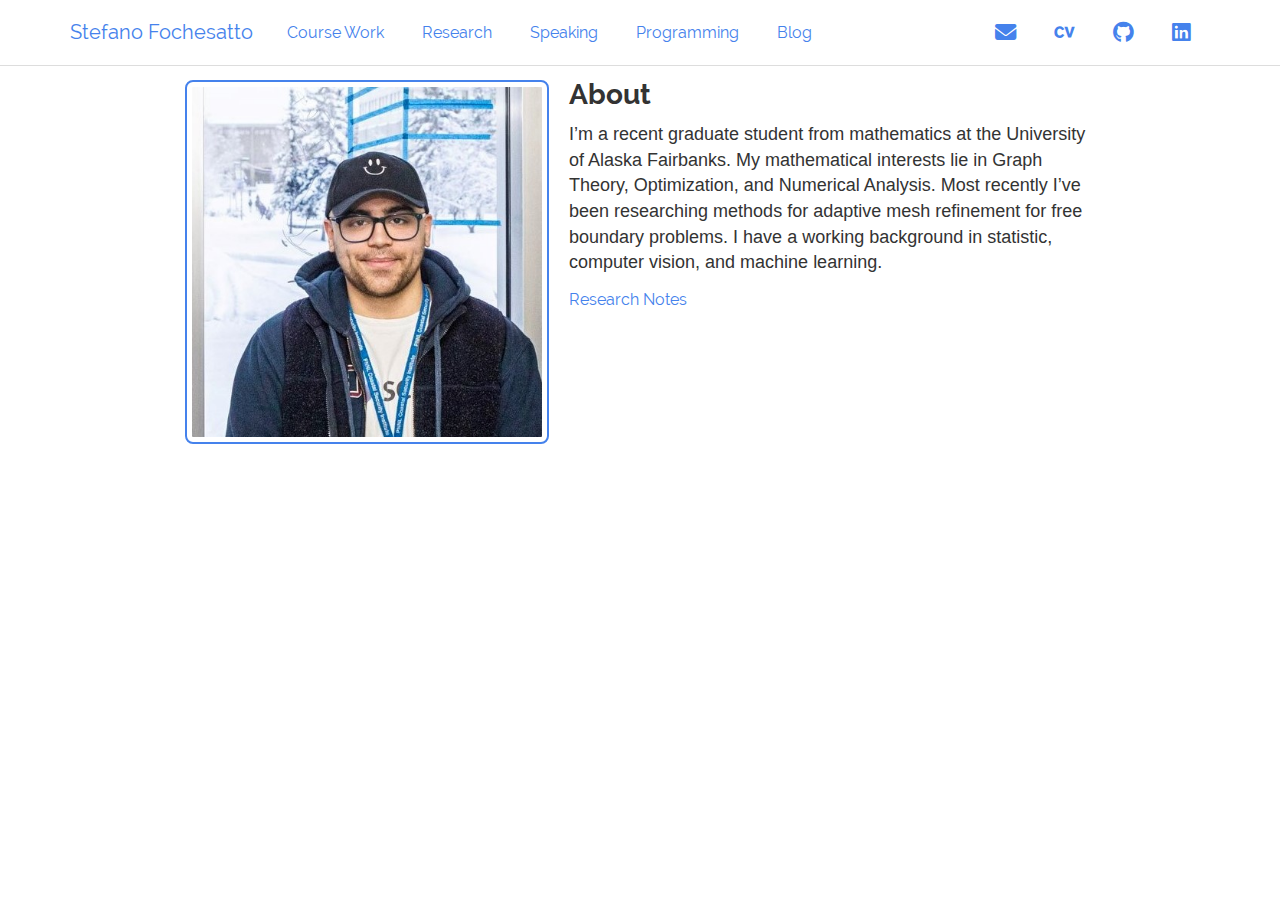
<file: index.html>
<!DOCTYPE html>

<html>

<head>

<meta charset="utf-8" />
<meta name="generator" content="pandoc" />
<meta http-equiv="X-UA-Compatible" content="IE=EDGE" />




<title>Stefano Fochesatto</title>

<script src="site_libs/header-attrs-2.29/header-attrs.js"></script>
<script src="site_libs/jquery-3.6.0/jquery-3.6.0.min.js"></script>
<meta name="viewport" content="width=device-width, initial-scale=1" />
<link href="site_libs/bootstrap-3.3.5/css/readable.min.css" rel="stylesheet" />
<script src="site_libs/bootstrap-3.3.5/js/bootstrap.min.js"></script>
<script src="site_libs/bootstrap-3.3.5/shim/html5shiv.min.js"></script>
<script src="site_libs/bootstrap-3.3.5/shim/respond.min.js"></script>
<style>h1 {font-size: 34px;}
       h1.title {font-size: 38px;}
       h2 {font-size: 30px;}
       h3 {font-size: 24px;}
       h4 {font-size: 18px;}
       h5 {font-size: 16px;}
       h6 {font-size: 12px;}
       code {color: inherit; background-color: rgba(0, 0, 0, 0.04);}
       pre:not([class]) { background-color: white }</style>
<script src="site_libs/navigation-1.1/tabsets.js"></script>
<link href="site_libs/highlightjs-9.12.0/default.css" rel="stylesheet" />
<script src="site_libs/highlightjs-9.12.0/highlight.js"></script>
<meta name="google-site-verification" content="dSx33pirLBBkRYQTzgbCqcyn0MPf0X2aJMikpWvo0Y0"/>
<link href="site_libs/font-awesome-6.5.2/css/all.min.css" rel="stylesheet" />
<link href="site_libs/font-awesome-6.5.2/css/v4-shims.min.css" rel="stylesheet" />

<style type="text/css">
  code{white-space: pre-wrap;}
  span.smallcaps{font-variant: small-caps;}
  span.underline{text-decoration: underline;}
  div.column{display: inline-block; vertical-align: top; width: 50%;}
  div.hanging-indent{margin-left: 1.5em; text-indent: -1.5em;}
  ul.task-list{list-style: none;}
    </style>

<style type="text/css">code{white-space: pre;}</style>
<script type="text/javascript">
if (window.hljs) {
  hljs.configure({languages: []});
  hljs.initHighlightingOnLoad();
  if (document.readyState && document.readyState === "complete") {
    window.setTimeout(function() { hljs.initHighlighting(); }, 0);
  }
}
</script>






<link rel="stylesheet" href="styles.css" type="text/css" />



<style type = "text/css">
.main-container {
  max-width: 940px;
  margin-left: auto;
  margin-right: auto;
}
img {
  max-width:100%;
}
.tabbed-pane {
  padding-top: 12px;
}
.html-widget {
  margin-bottom: 20px;
}
button.code-folding-btn:focus {
  outline: none;
}
summary {
  display: list-item;
}
details > summary > p:only-child {
  display: inline;
}
pre code {
  padding: 0;
}
</style>


<style type="text/css">
.dropdown-submenu {
  position: relative;
}
.dropdown-submenu>.dropdown-menu {
  top: 0;
  left: 100%;
  margin-top: -6px;
  margin-left: -1px;
  border-radius: 0 6px 6px 6px;
}
.dropdown-submenu:hover>.dropdown-menu {
  display: block;
}
.dropdown-submenu>a:after {
  display: block;
  content: " ";
  float: right;
  width: 0;
  height: 0;
  border-color: transparent;
  border-style: solid;
  border-width: 5px 0 5px 5px;
  border-left-color: #cccccc;
  margin-top: 5px;
  margin-right: -10px;
}
.dropdown-submenu:hover>a:after {
  border-left-color: #adb5bd;
}
.dropdown-submenu.pull-left {
  float: none;
}
.dropdown-submenu.pull-left>.dropdown-menu {
  left: -100%;
  margin-left: 10px;
  border-radius: 6px 0 6px 6px;
}
</style>

<script type="text/javascript">
// manage active state of menu based on current page
$(document).ready(function () {
  // active menu anchor
  href = window.location.pathname
  href = href.substr(href.lastIndexOf('/') + 1)
  if (href === "")
    href = "index.html";
  var menuAnchor = $('a[href="' + href + '"]');

  // mark the anchor link active (and if it's in a dropdown, also mark that active)
  var dropdown = menuAnchor.closest('li.dropdown');
  if (window.bootstrap) { // Bootstrap 4+
    menuAnchor.addClass('active');
    dropdown.find('> .dropdown-toggle').addClass('active');
  } else { // Bootstrap 3
    menuAnchor.parent().addClass('active');
    dropdown.addClass('active');
  }

  // Navbar adjustments
  var navHeight = $(".navbar").first().height() + 15;
  var style = document.createElement('style');
  var pt = "padding-top: " + navHeight + "px; ";
  var mt = "margin-top: -" + navHeight + "px; ";
  var css = "";
  // offset scroll position for anchor links (for fixed navbar)
  for (var i = 1; i <= 6; i++) {
    css += ".section h" + i + "{ " + pt + mt + "}\n";
  }
  style.innerHTML = "body {" + pt + "padding-bottom: 40px; }\n" + css;
  document.head.appendChild(style);
});
</script>

<!-- tabsets -->

<style type="text/css">
.tabset-dropdown > .nav-tabs {
  display: inline-table;
  max-height: 500px;
  min-height: 44px;
  overflow-y: auto;
  border: 1px solid #ddd;
  border-radius: 4px;
}

.tabset-dropdown > .nav-tabs > li.active:before, .tabset-dropdown > .nav-tabs.nav-tabs-open:before {
  content: "\e259";
  font-family: 'Glyphicons Halflings';
  display: inline-block;
  padding: 10px;
  border-right: 1px solid #ddd;
}

.tabset-dropdown > .nav-tabs.nav-tabs-open > li.active:before {
  content: "\e258";
  font-family: 'Glyphicons Halflings';
  border: none;
}

.tabset-dropdown > .nav-tabs > li.active {
  display: block;
}

.tabset-dropdown > .nav-tabs > li > a,
.tabset-dropdown > .nav-tabs > li > a:focus,
.tabset-dropdown > .nav-tabs > li > a:hover {
  border: none;
  display: inline-block;
  border-radius: 4px;
  background-color: transparent;
}

.tabset-dropdown > .nav-tabs.nav-tabs-open > li {
  display: block;
  float: none;
}

.tabset-dropdown > .nav-tabs > li {
  display: none;
}
</style>

<!-- code folding -->




</head>

<body>


<div class="container-fluid main-container">




<div class="navbar navbar-default  navbar-fixed-top" role="navigation">
  <div class="container">
    <div class="navbar-header">
      <button type="button" class="navbar-toggle collapsed" data-toggle="collapse" data-bs-toggle="collapse" data-target="#navbar" data-bs-target="#navbar">
        <span class="icon-bar"></span>
        <span class="icon-bar"></span>
        <span class="icon-bar"></span>
      </button>
      <a class="navbar-brand" href="index.html">Stefano Fochesatto</a>
    </div>
    <div id="navbar" class="navbar-collapse collapse">
      <ul class="nav navbar-nav">
        <li>
  <a href="course.html">Course Work</a>
</li>
<li>
  <a href="research.html">Research</a>
</li>
<li>
  <a href="talks.html">Speaking</a>
</li>
<li>
  <a href="software.html">Programming</a>
</li>
<li>
  <a href="blog.html">Blog</a>
</li>
      </ul>
      <ul class="nav navbar-nav navbar-right">
        <li>
  <a href="contact.html">
    <span class="fa fa-envelope fa-lg"></span>
     
  </a>
</li>
<li>
  <a href="./files/Stefano_Resume.pdf">
    <span class="ai ai-cv ai-lg"></span>
     
  </a>
</li>
<li>
  <a href="http://github.com/StefanoFochesatto">
    <span class="fab fa-github fa-lg"></span>
     
  </a>
</li>
<li>
  <a href="https://www.linkedin.com/in/stefano-fochesatto-076447213/">
    <span class="fab fa-linkedin fa-lg"></span>
     
  </a>
</li>
      </ul>
    </div><!--/.nav-collapse -->
  </div><!--/.container -->
</div><!--/.navbar -->

<div id="header">




</div>


<link rel="stylesheet" href="styles.css" type="text/css">
<link rel="stylesheet" href="academicicons/css/academicons.min.css"/>
<meta name="google-site-verification" content="dSx33pirLBBkRYQTzgbCqcyn0MPf0X2aJMikpWvo0Y0" />
</meta>
<img src="images/profile.jpg" style="width:40%; border: 2px solid #4582ec;
                                                border-radius: 4px; 
                                                padding: 5px; 
                                                border-radius: 8px; 
                                                margin-right: 20px" align="left">
<script data-goatcounter="https://stefanofochesatto.goatcounter.com/count"
        async src="//gc.zgo.at/count.js"></script>
<div id="about" class="section level2">
<h2>About</h2>
<p><font size='4'> I’m a recent graduate student from mathematics at the
University of Alaska Fairbanks. My mathematical interests lie in Graph
Theory, Optimization, and Numerical Analysis. Most recently I’ve been
researching methods for adaptive mesh refinement for free boundary
problems. I have a working background in statistic, computer vision, and
machine learning.</p>
<p><a href="ResearchNotes.html">Research Notes</a></p>
<p></font></p>
</div>




</div>

<script>

// add bootstrap table styles to pandoc tables
function bootstrapStylePandocTables() {
  $('tr.odd').parent('tbody').parent('table').addClass('table table-condensed');
}
$(document).ready(function () {
  bootstrapStylePandocTables();
});


</script>

<!-- tabsets -->

<script>
$(document).ready(function () {
  window.buildTabsets("TOC");
});

$(document).ready(function () {
  $('.tabset-dropdown > .nav-tabs > li').click(function () {
    $(this).parent().toggleClass('nav-tabs-open');
  });
});
</script>

<!-- code folding -->


<!-- dynamically load mathjax for compatibility with self-contained -->
<script>
  (function () {
    var script = document.createElement("script");
    script.type = "text/javascript";
    script.src  = "https://mathjax.rstudio.com/latest/MathJax.js?config=TeX-AMS-MML_HTMLorMML";
    document.getElementsByTagName("head")[0].appendChild(script);
  })();
</script>

</body>
</html>
</file>
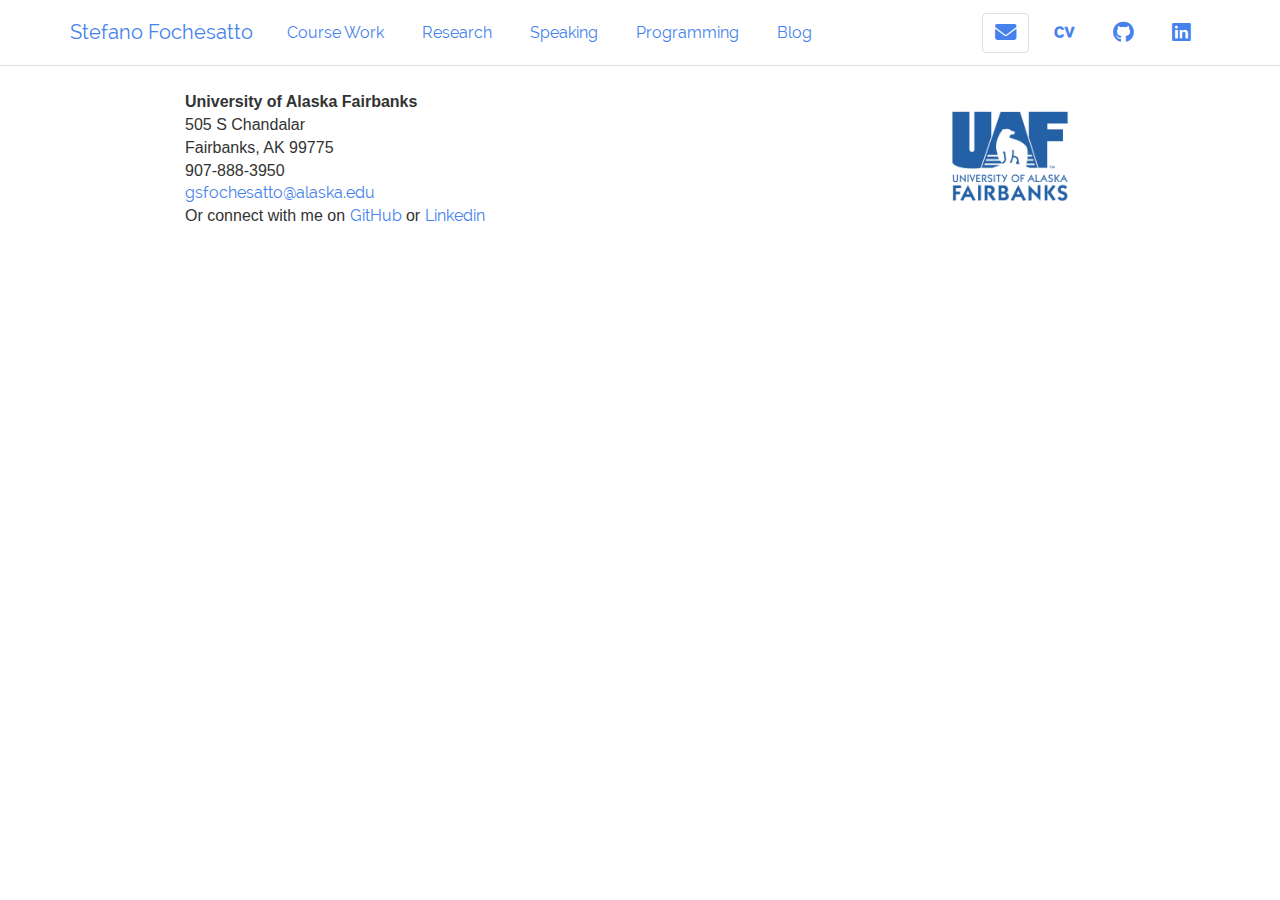
<file: contact.html>
<!DOCTYPE html>

<html>

<head>

<meta charset="utf-8" />
<meta name="generator" content="pandoc" />
<meta http-equiv="X-UA-Compatible" content="IE=EDGE" />




<title>Stefano Fochesatto</title>

<script src="site_libs/header-attrs-2.29/header-attrs.js"></script>
<script src="site_libs/jquery-3.6.0/jquery-3.6.0.min.js"></script>
<meta name="viewport" content="width=device-width, initial-scale=1" />
<link href="site_libs/bootstrap-3.3.5/css/readable.min.css" rel="stylesheet" />
<script src="site_libs/bootstrap-3.3.5/js/bootstrap.min.js"></script>
<script src="site_libs/bootstrap-3.3.5/shim/html5shiv.min.js"></script>
<script src="site_libs/bootstrap-3.3.5/shim/respond.min.js"></script>
<style>h1 {font-size: 34px;}
       h1.title {font-size: 38px;}
       h2 {font-size: 30px;}
       h3 {font-size: 24px;}
       h4 {font-size: 18px;}
       h5 {font-size: 16px;}
       h6 {font-size: 12px;}
       code {color: inherit; background-color: rgba(0, 0, 0, 0.04);}
       pre:not([class]) { background-color: white }</style>
<script src="site_libs/navigation-1.1/tabsets.js"></script>
<link href="site_libs/highlightjs-9.12.0/default.css" rel="stylesheet" />
<script src="site_libs/highlightjs-9.12.0/highlight.js"></script>
<link href="site_libs/font-awesome-6.5.2/css/all.min.css" rel="stylesheet" />
<link href="site_libs/font-awesome-6.5.2/css/v4-shims.min.css" rel="stylesheet" />

<style type="text/css">
  code{white-space: pre-wrap;}
  span.smallcaps{font-variant: small-caps;}
  span.underline{text-decoration: underline;}
  div.column{display: inline-block; vertical-align: top; width: 50%;}
  div.hanging-indent{margin-left: 1.5em; text-indent: -1.5em;}
  ul.task-list{list-style: none;}
    </style>

<style type="text/css">code{white-space: pre;}</style>
<script type="text/javascript">
if (window.hljs) {
  hljs.configure({languages: []});
  hljs.initHighlightingOnLoad();
  if (document.readyState && document.readyState === "complete") {
    window.setTimeout(function() { hljs.initHighlighting(); }, 0);
  }
}
</script>






<link rel="stylesheet" href="styles.css" type="text/css" />



<style type = "text/css">
.main-container {
  max-width: 940px;
  margin-left: auto;
  margin-right: auto;
}
img {
  max-width:100%;
}
.tabbed-pane {
  padding-top: 12px;
}
.html-widget {
  margin-bottom: 20px;
}
button.code-folding-btn:focus {
  outline: none;
}
summary {
  display: list-item;
}
details > summary > p:only-child {
  display: inline;
}
pre code {
  padding: 0;
}
</style>


<style type="text/css">
.dropdown-submenu {
  position: relative;
}
.dropdown-submenu>.dropdown-menu {
  top: 0;
  left: 100%;
  margin-top: -6px;
  margin-left: -1px;
  border-radius: 0 6px 6px 6px;
}
.dropdown-submenu:hover>.dropdown-menu {
  display: block;
}
.dropdown-submenu>a:after {
  display: block;
  content: " ";
  float: right;
  width: 0;
  height: 0;
  border-color: transparent;
  border-style: solid;
  border-width: 5px 0 5px 5px;
  border-left-color: #cccccc;
  margin-top: 5px;
  margin-right: -10px;
}
.dropdown-submenu:hover>a:after {
  border-left-color: #adb5bd;
}
.dropdown-submenu.pull-left {
  float: none;
}
.dropdown-submenu.pull-left>.dropdown-menu {
  left: -100%;
  margin-left: 10px;
  border-radius: 6px 0 6px 6px;
}
</style>

<script type="text/javascript">
// manage active state of menu based on current page
$(document).ready(function () {
  // active menu anchor
  href = window.location.pathname
  href = href.substr(href.lastIndexOf('/') + 1)
  if (href === "")
    href = "index.html";
  var menuAnchor = $('a[href="' + href + '"]');

  // mark the anchor link active (and if it's in a dropdown, also mark that active)
  var dropdown = menuAnchor.closest('li.dropdown');
  if (window.bootstrap) { // Bootstrap 4+
    menuAnchor.addClass('active');
    dropdown.find('> .dropdown-toggle').addClass('active');
  } else { // Bootstrap 3
    menuAnchor.parent().addClass('active');
    dropdown.addClass('active');
  }

  // Navbar adjustments
  var navHeight = $(".navbar").first().height() + 15;
  var style = document.createElement('style');
  var pt = "padding-top: " + navHeight + "px; ";
  var mt = "margin-top: -" + navHeight + "px; ";
  var css = "";
  // offset scroll position for anchor links (for fixed navbar)
  for (var i = 1; i <= 6; i++) {
    css += ".section h" + i + "{ " + pt + mt + "}\n";
  }
  style.innerHTML = "body {" + pt + "padding-bottom: 40px; }\n" + css;
  document.head.appendChild(style);
});
</script>

<!-- tabsets -->

<style type="text/css">
.tabset-dropdown > .nav-tabs {
  display: inline-table;
  max-height: 500px;
  min-height: 44px;
  overflow-y: auto;
  border: 1px solid #ddd;
  border-radius: 4px;
}

.tabset-dropdown > .nav-tabs > li.active:before, .tabset-dropdown > .nav-tabs.nav-tabs-open:before {
  content: "\e259";
  font-family: 'Glyphicons Halflings';
  display: inline-block;
  padding: 10px;
  border-right: 1px solid #ddd;
}

.tabset-dropdown > .nav-tabs.nav-tabs-open > li.active:before {
  content: "\e258";
  font-family: 'Glyphicons Halflings';
  border: none;
}

.tabset-dropdown > .nav-tabs > li.active {
  display: block;
}

.tabset-dropdown > .nav-tabs > li > a,
.tabset-dropdown > .nav-tabs > li > a:focus,
.tabset-dropdown > .nav-tabs > li > a:hover {
  border: none;
  display: inline-block;
  border-radius: 4px;
  background-color: transparent;
}

.tabset-dropdown > .nav-tabs.nav-tabs-open > li {
  display: block;
  float: none;
}

.tabset-dropdown > .nav-tabs > li {
  display: none;
}
</style>

<!-- code folding -->




</head>

<body>


<div class="container-fluid main-container">




<div class="navbar navbar-default  navbar-fixed-top" role="navigation">
  <div class="container">
    <div class="navbar-header">
      <button type="button" class="navbar-toggle collapsed" data-toggle="collapse" data-bs-toggle="collapse" data-target="#navbar" data-bs-target="#navbar">
        <span class="icon-bar"></span>
        <span class="icon-bar"></span>
        <span class="icon-bar"></span>
      </button>
      <a class="navbar-brand" href="index.html">Stefano Fochesatto</a>
    </div>
    <div id="navbar" class="navbar-collapse collapse">
      <ul class="nav navbar-nav">
        <li>
  <a href="course.html">Course Work</a>
</li>
<li>
  <a href="research.html">Research</a>
</li>
<li>
  <a href="talks.html">Speaking</a>
</li>
<li>
  <a href="software.html">Programming</a>
</li>
<li>
  <a href="blog.html">Blog</a>
</li>
      </ul>
      <ul class="nav navbar-nav navbar-right">
        <li>
  <a href="contact.html">
    <span class="fa fa-envelope fa-lg"></span>
     
  </a>
</li>
<li>
  <a href="./files/Stefano_Resume.pdf">
    <span class="ai ai-cv ai-lg"></span>
     
  </a>
</li>
<li>
  <a href="http://github.com/StefanoFochesatto">
    <span class="fab fa-github fa-lg"></span>
     
  </a>
</li>
<li>
  <a href="https://www.linkedin.com/in/stefano-fochesatto-076447213/">
    <span class="fab fa-linkedin fa-lg"></span>
     
  </a>
</li>
      </ul>
    </div><!--/.nav-collapse -->
  </div><!--/.container -->
</div><!--/.navbar -->

<div id="header">




</div>


<p><link rel="stylesheet" href="styles.css" type="text/css">
<link rel="stylesheet" href="academicicons/css/academicons.min.css"/></p>
<div class="columns">
<div class="column" style="width:50%;">
<p><strong>University of Alaska Fairbanks</strong><br> 505 S Chandalar
<br> Fairbanks, AK 99775<br> 907-888-3950<br> <a
href="gsfochesatto@alaska.edu">gsfochesatto@alaska.edu</a> <br> Or
connect with me on <a
href="https://github.com/StefanoFochesatto">GitHub</a> or <a
href="https://www.linkedin.com/in/stefano-fochesatto-076447213/">Linkedin</a>
<br></p>
</div><div class="column" style="width:50%;">
<p><img src="images/uaf.png" style="width:130px; margin-right: 20px" align="right"></p>
</div>
</div>




</div>

<script>

// add bootstrap table styles to pandoc tables
function bootstrapStylePandocTables() {
  $('tr.odd').parent('tbody').parent('table').addClass('table table-condensed');
}
$(document).ready(function () {
  bootstrapStylePandocTables();
});


</script>

<!-- tabsets -->

<script>
$(document).ready(function () {
  window.buildTabsets("TOC");
});

$(document).ready(function () {
  $('.tabset-dropdown > .nav-tabs > li').click(function () {
    $(this).parent().toggleClass('nav-tabs-open');
  });
});
</script>

<!-- code folding -->


<!-- dynamically load mathjax for compatibility with self-contained -->
<script>
  (function () {
    var script = document.createElement("script");
    script.type = "text/javascript";
    script.src  = "https://mathjax.rstudio.com/latest/MathJax.js?config=TeX-AMS-MML_HTMLorMML";
    document.getElementsByTagName("head")[0].appendChild(script);
  })();
</script>

</body>
</html>
</file>
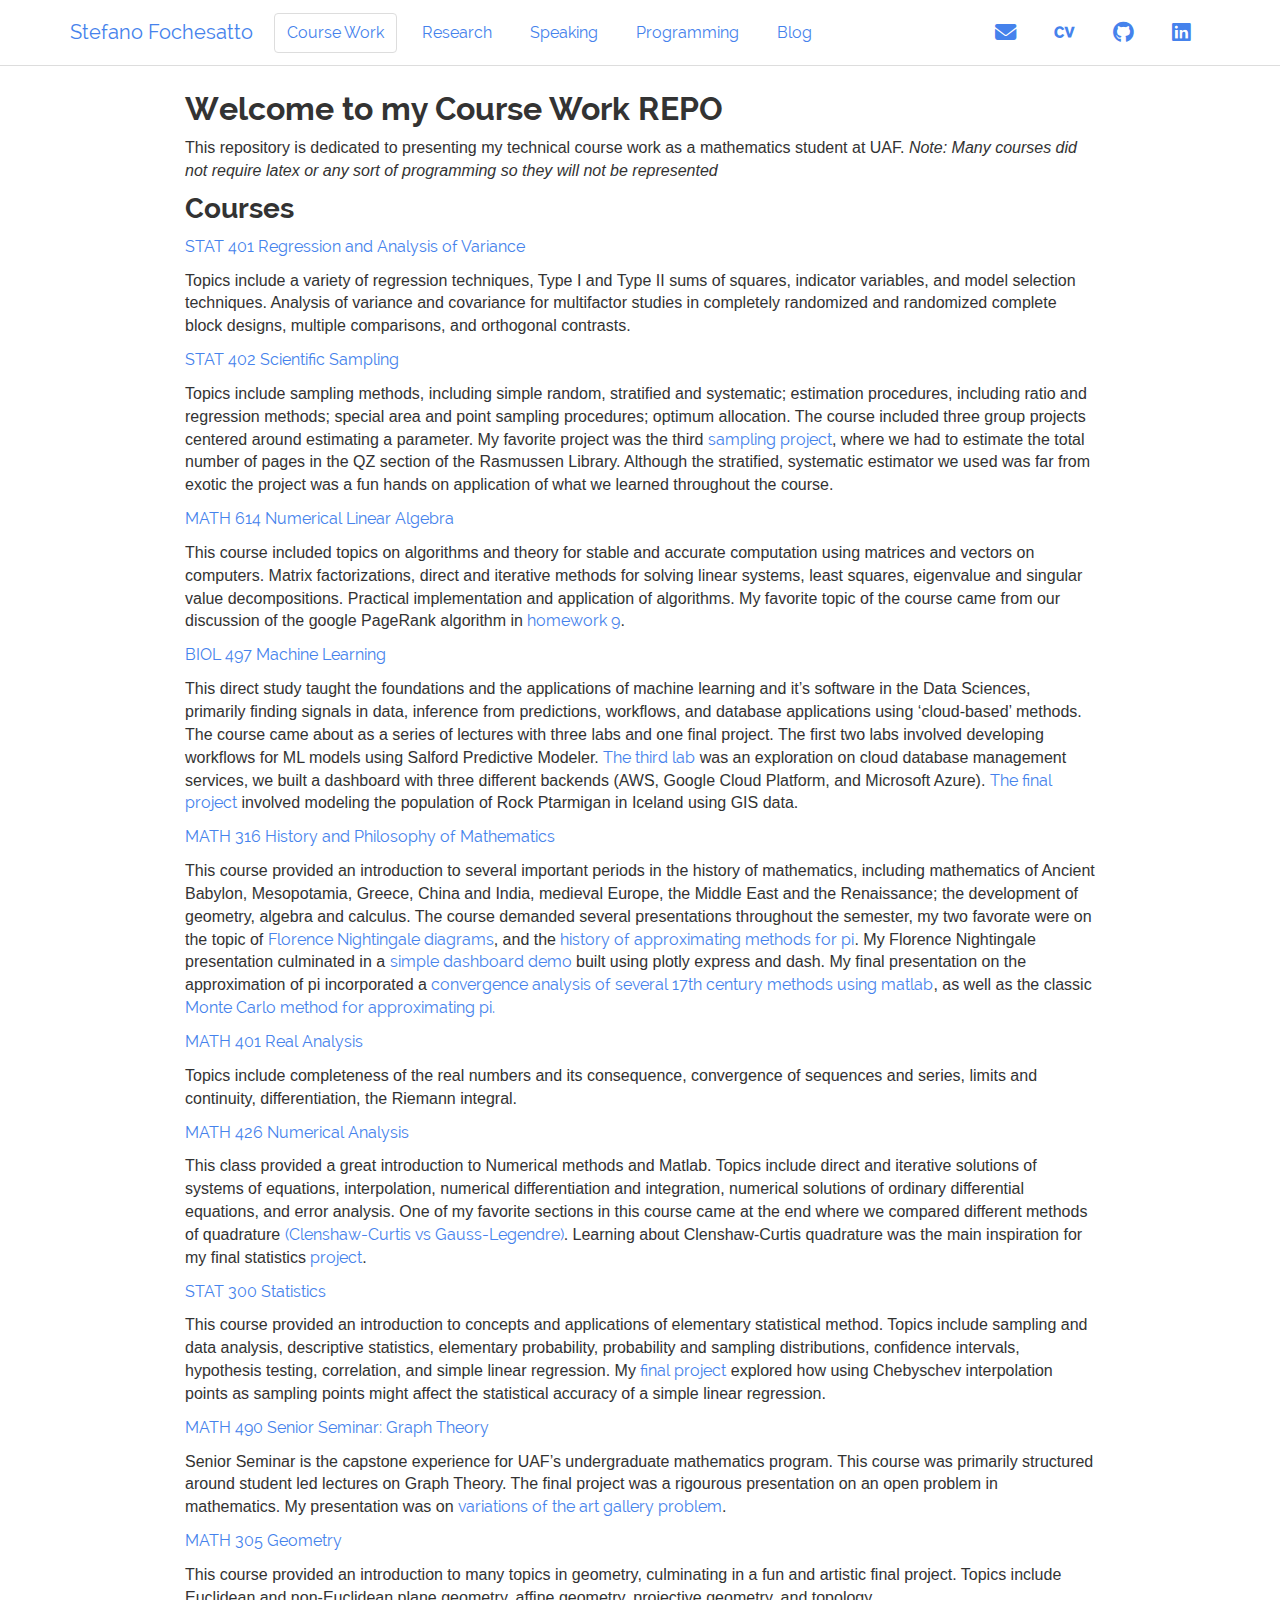
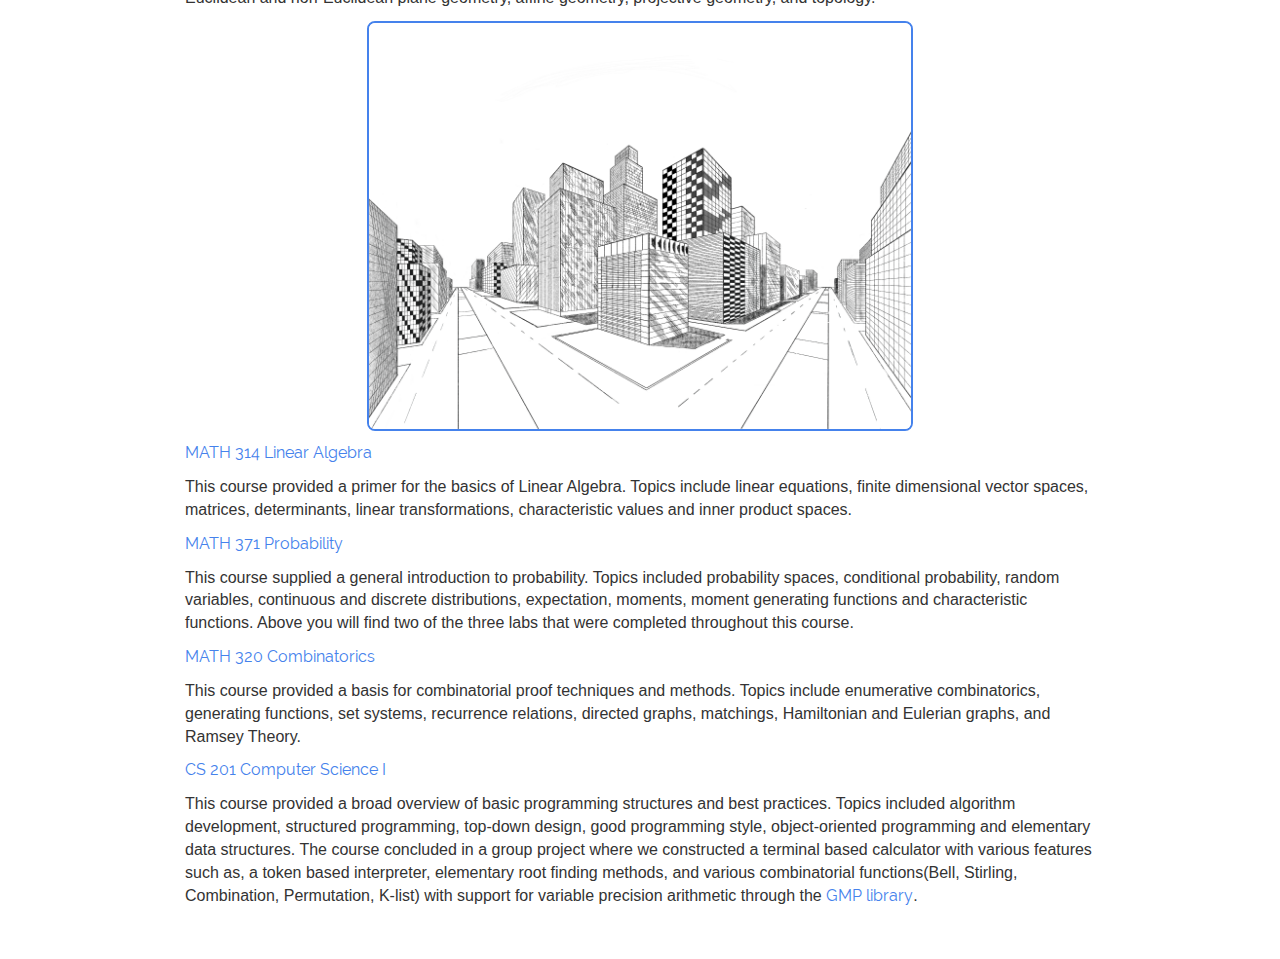
<file: course.html>
<!DOCTYPE html>

<html>

<head>

<meta charset="utf-8" />
<meta name="generator" content="pandoc" />
<meta http-equiv="X-UA-Compatible" content="IE=EDGE" />




<title>Stefano Fochesatto</title>

<script src="site_libs/header-attrs-2.29/header-attrs.js"></script>
<script src="site_libs/jquery-3.6.0/jquery-3.6.0.min.js"></script>
<meta name="viewport" content="width=device-width, initial-scale=1" />
<link href="site_libs/bootstrap-3.3.5/css/readable.min.css" rel="stylesheet" />
<script src="site_libs/bootstrap-3.3.5/js/bootstrap.min.js"></script>
<script src="site_libs/bootstrap-3.3.5/shim/html5shiv.min.js"></script>
<script src="site_libs/bootstrap-3.3.5/shim/respond.min.js"></script>
<style>h1 {font-size: 34px;}
       h1.title {font-size: 38px;}
       h2 {font-size: 30px;}
       h3 {font-size: 24px;}
       h4 {font-size: 18px;}
       h5 {font-size: 16px;}
       h6 {font-size: 12px;}
       code {color: inherit; background-color: rgba(0, 0, 0, 0.04);}
       pre:not([class]) { background-color: white }</style>
<script src="site_libs/navigation-1.1/tabsets.js"></script>
<link href="site_libs/highlightjs-9.12.0/default.css" rel="stylesheet" />
<script src="site_libs/highlightjs-9.12.0/highlight.js"></script>
<link href="site_libs/font-awesome-6.5.2/css/all.min.css" rel="stylesheet" />
<link href="site_libs/font-awesome-6.5.2/css/v4-shims.min.css" rel="stylesheet" />

<style type="text/css">
  code{white-space: pre-wrap;}
  span.smallcaps{font-variant: small-caps;}
  span.underline{text-decoration: underline;}
  div.column{display: inline-block; vertical-align: top; width: 50%;}
  div.hanging-indent{margin-left: 1.5em; text-indent: -1.5em;}
  ul.task-list{list-style: none;}
    </style>

<style type="text/css">code{white-space: pre;}</style>
<script type="text/javascript">
if (window.hljs) {
  hljs.configure({languages: []});
  hljs.initHighlightingOnLoad();
  if (document.readyState && document.readyState === "complete") {
    window.setTimeout(function() { hljs.initHighlighting(); }, 0);
  }
}
</script>






<link rel="stylesheet" href="styles.css" type="text/css" />



<style type = "text/css">
.main-container {
  max-width: 940px;
  margin-left: auto;
  margin-right: auto;
}
img {
  max-width:100%;
}
.tabbed-pane {
  padding-top: 12px;
}
.html-widget {
  margin-bottom: 20px;
}
button.code-folding-btn:focus {
  outline: none;
}
summary {
  display: list-item;
}
details > summary > p:only-child {
  display: inline;
}
pre code {
  padding: 0;
}
</style>


<style type="text/css">
.dropdown-submenu {
  position: relative;
}
.dropdown-submenu>.dropdown-menu {
  top: 0;
  left: 100%;
  margin-top: -6px;
  margin-left: -1px;
  border-radius: 0 6px 6px 6px;
}
.dropdown-submenu:hover>.dropdown-menu {
  display: block;
}
.dropdown-submenu>a:after {
  display: block;
  content: " ";
  float: right;
  width: 0;
  height: 0;
  border-color: transparent;
  border-style: solid;
  border-width: 5px 0 5px 5px;
  border-left-color: #cccccc;
  margin-top: 5px;
  margin-right: -10px;
}
.dropdown-submenu:hover>a:after {
  border-left-color: #adb5bd;
}
.dropdown-submenu.pull-left {
  float: none;
}
.dropdown-submenu.pull-left>.dropdown-menu {
  left: -100%;
  margin-left: 10px;
  border-radius: 6px 0 6px 6px;
}
</style>

<script type="text/javascript">
// manage active state of menu based on current page
$(document).ready(function () {
  // active menu anchor
  href = window.location.pathname
  href = href.substr(href.lastIndexOf('/') + 1)
  if (href === "")
    href = "index.html";
  var menuAnchor = $('a[href="' + href + '"]');

  // mark the anchor link active (and if it's in a dropdown, also mark that active)
  var dropdown = menuAnchor.closest('li.dropdown');
  if (window.bootstrap) { // Bootstrap 4+
    menuAnchor.addClass('active');
    dropdown.find('> .dropdown-toggle').addClass('active');
  } else { // Bootstrap 3
    menuAnchor.parent().addClass('active');
    dropdown.addClass('active');
  }

  // Navbar adjustments
  var navHeight = $(".navbar").first().height() + 15;
  var style = document.createElement('style');
  var pt = "padding-top: " + navHeight + "px; ";
  var mt = "margin-top: -" + navHeight + "px; ";
  var css = "";
  // offset scroll position for anchor links (for fixed navbar)
  for (var i = 1; i <= 6; i++) {
    css += ".section h" + i + "{ " + pt + mt + "}\n";
  }
  style.innerHTML = "body {" + pt + "padding-bottom: 40px; }\n" + css;
  document.head.appendChild(style);
});
</script>

<!-- tabsets -->

<style type="text/css">
.tabset-dropdown > .nav-tabs {
  display: inline-table;
  max-height: 500px;
  min-height: 44px;
  overflow-y: auto;
  border: 1px solid #ddd;
  border-radius: 4px;
}

.tabset-dropdown > .nav-tabs > li.active:before, .tabset-dropdown > .nav-tabs.nav-tabs-open:before {
  content: "\e259";
  font-family: 'Glyphicons Halflings';
  display: inline-block;
  padding: 10px;
  border-right: 1px solid #ddd;
}

.tabset-dropdown > .nav-tabs.nav-tabs-open > li.active:before {
  content: "\e258";
  font-family: 'Glyphicons Halflings';
  border: none;
}

.tabset-dropdown > .nav-tabs > li.active {
  display: block;
}

.tabset-dropdown > .nav-tabs > li > a,
.tabset-dropdown > .nav-tabs > li > a:focus,
.tabset-dropdown > .nav-tabs > li > a:hover {
  border: none;
  display: inline-block;
  border-radius: 4px;
  background-color: transparent;
}

.tabset-dropdown > .nav-tabs.nav-tabs-open > li {
  display: block;
  float: none;
}

.tabset-dropdown > .nav-tabs > li {
  display: none;
}
</style>

<!-- code folding -->




</head>

<body>


<div class="container-fluid main-container">




<div class="navbar navbar-default  navbar-fixed-top" role="navigation">
  <div class="container">
    <div class="navbar-header">
      <button type="button" class="navbar-toggle collapsed" data-toggle="collapse" data-bs-toggle="collapse" data-target="#navbar" data-bs-target="#navbar">
        <span class="icon-bar"></span>
        <span class="icon-bar"></span>
        <span class="icon-bar"></span>
      </button>
      <a class="navbar-brand" href="index.html">Stefano Fochesatto</a>
    </div>
    <div id="navbar" class="navbar-collapse collapse">
      <ul class="nav navbar-nav">
        <li>
  <a href="course.html">Course Work</a>
</li>
<li>
  <a href="research.html">Research</a>
</li>
<li>
  <a href="talks.html">Speaking</a>
</li>
<li>
  <a href="software.html">Programming</a>
</li>
<li>
  <a href="blog.html">Blog</a>
</li>
      </ul>
      <ul class="nav navbar-nav navbar-right">
        <li>
  <a href="contact.html">
    <span class="fa fa-envelope fa-lg"></span>
     
  </a>
</li>
<li>
  <a href="./files/Stefano_Resume.pdf">
    <span class="ai ai-cv ai-lg"></span>
     
  </a>
</li>
<li>
  <a href="http://github.com/StefanoFochesatto">
    <span class="fab fa-github fa-lg"></span>
     
  </a>
</li>
<li>
  <a href="https://www.linkedin.com/in/stefano-fochesatto-076447213/">
    <span class="fab fa-linkedin fa-lg"></span>
     
  </a>
</li>
      </ul>
    </div><!--/.nav-collapse -->
  </div><!--/.container -->
</div><!--/.navbar -->

<div id="header">




</div>


<p><link rel="stylesheet" href="styles.css" type="text/css">
<link rel="stylesheet" href="academicicons/css/academicons.min.css"/></p>
<div id="welcome-to-my-course-work-repo" class="section level1">
<h1>Welcome to my Course Work REPO</h1>
<p>This repository is dedicated to presenting my technical course work
as a mathematics student at UAF. <em>Note: Many courses did not require
latex or any sort of programming so they will not be represented
</em></p>
<div id="courses" class="section level2">
<h2>Courses</h2>
<p><a href="https://github.com/StefanoFochesatto/STAT-401">STAT 401
Regression and Analysis of Variance</a></p>
<p>Topics include a variety of regression techniques, Type I and Type II
sums of squares, indicator variables, and model selection techniques.
Analysis of variance and covariance for multifactor studies in
completely randomized and randomized complete block designs, multiple
comparisons, and orthogonal contrasts.</p>
<p><a href="https://github.com/StefanoFochesatto/STAT-402">STAT 402
Scientific Sampling</a></p>
<p>Topics include sampling methods, including simple random, stratified
and systematic; estimation procedures, including ratio and regression
methods; special area and point sampling procedures; optimum allocation.
The course included three group projects centered around estimating a
parameter. My favorite project was the third <a
href="https://github.com/StefanoFochesatto/STAT-402/blob/main/Coursework/Sampling%20Project%20%233/Project3Final.pdf">sampling
project</a>, where we had to estimate the total number of pages in the
QZ section of the Rasmussen Library. Although the stratified, systematic
estimator we used was far from exotic the project was a fun hands on
application of what we learned throughout the course.</p>
<p><a href="https://github.com/StefanoFochesatto/MATH-614">MATH 614
Numerical Linear Algebra</a></p>
<p>This course included topics on algorithms and theory for stable and
accurate computation using matrices and vectors on computers. Matrix
factorizations, direct and iterative methods for solving linear systems,
least squares, eigenvalue and singular value decompositions. Practical
implementation and application of algorithms. My favorite topic of the
course came from our discussion of the google PageRank algorithm in <a
href="https://github.com/StefanoFochesatto/MATH-614/blob/main/Coursework/Homework%20%239/Homework%20%239.pdf">homework
9</a>.</p>
<p><a href="https://github.com/StefanoFochesatto/BIOL-497">BIOL 497
Machine Learning</a></p>
<p>This direct study taught the foundations and the applications of
machine learning and it’s software in the Data Sciences, primarily
finding signals in data, inference from predictions, workflows, and
database applications using ‘cloud-based’ methods. The course came about
as a series of lectures with three labs and one final project. The first
two labs involved developing workflows for ML models using Salford
Predictive Modeler. <a
href="https://github.com/StefanoFochesatto/BIOL-497/blob/main/Coursework/Exploring%20Cloud%20Databases%20Lab.pdf">The
third lab</a> was an exploration on cloud database management services,
we built a dashboard with three different backends (AWS, Google Cloud
Platform, and Microsoft Azure). <a
href="https://github.com/StefanoFochesatto/BIOL-497/blob/main/Coursework/Final%20Project%20Files/ML_Final%20Project.pdf">The
final project</a> involved modeling the population of Rock Ptarmigan in
Iceland using GIS data.</p>
<p><a href="https://github.com/StefanoFochesatto/MATH-316">MATH 316
History and Philosophy of Mathematics</a></p>
<p>This course provided an introduction to several important periods in
the history of mathematics, including mathematics of Ancient Babylon,
Mesopotamia, Greece, China and India, medieval Europe, the Middle East
and the Renaissance; the development of geometry, algebra and calculus.
The course demanded several presentations throughout the semester, my
two favorate were on the topic of <a
href="https://github.com/StefanoFochesatto/MATH-316/blob/main/Florence%20Nightingale%20Presentation.pdf">Florence
Nightingale diagrams</a>, and the <a
href="https://github.com/StefanoFochesatto/MATH-316/blob/main/Approximation%20Pi%20Presentation.pdf">history
of approximating methods for pi</a>. My Florence Nightingale
presentation culminated in a <a
href="https://github.com/StefanoFochesatto/MATH-316/blob/main/Data%20Dashboard%20Demo.ipynb">simple
dashboard demo</a> built using plotly express and dash. My final
presentation on the approximation of pi incorporated a <a
href="https://github.com/StefanoFochesatto/MATH-316/tree/main/Final%20Presentation%20Convergence%20Analysis">convergence
analysis of several 17th century methods using matlab</a>, as well as
the classic <a
href="https://github.com/StefanoFochesatto/MATH-316/tree/main/Final%20Presentation%20Monte%20Carlo%20Demo">Monte
Carlo method for approximating pi.</a></p>
<p><a href="https://github.com/StefanoFochesatto/MATH-401">MATH 401 Real
Analysis</a></p>
<p>Topics include completeness of the real numbers and its consequence,
convergence of sequences and series, limits and continuity,
differentiation, the Riemann integral.</p>
<p><a href="https://github.com/StefanoFochesatto/MATH-426">MATH 426
Numerical Analysis</a></p>
<p>This class provided a great introduction to Numerical methods and
Matlab. Topics include direct and iterative solutions of systems of
equations, interpolation, numerical differentiation and integration,
numerical solutions of ordinary differential equations, and error
analysis. One of my favorite sections in this course came at the end
where we compared different methods of quadrature <a
href="https://github.com/StefanoFochesatto/MATH-426/blob/main/Coursework/WH%2313/StefanoFochesatto%20-%20HW13.pdf">(Clenshaw-Curtis
vs Gauss-Legendre)</a>. Learning about Clenshaw-Curtis quadrature was
the main inspiration for my final statistics <a
href="https://github.com/StefanoFochesatto/STAT-300/">project</a>.</p>
<p><a href="https://github.com/StefanoFochesatto/STAT-300">STAT 300
Statistics</a></p>
<p>This course provided an introduction to concepts and applications of
elementary statistical method. Topics include sampling and data
analysis, descriptive statistics, elementary probability, probability
and sampling distributions, confidence intervals, hypothesis testing,
correlation, and simple linear regression. My <a
href="https://github.com/StefanoFochesatto/STAT-300/blob/main/Coursework/StatsProject/Project.pdf">final
project</a> explored how using Chebyschev interpolation points as
sampling points might affect the statistical accuracy of a simple linear
regression.</p>
<p><a href="https://github.com/StefanoFochesatto/MATH-490">MATH 490
Senior Seminar: Graph Theory</a></p>
<p>Senior Seminar is the capstone experience for UAF’s undergraduate
mathematics program. This course was primarily structured around student
led lectures on Graph Theory. The final project was a rigourous
presentation on an open problem in mathematics. My presentation was on
<a
href="https://github.com/StefanoFochesatto/MATH-490/blob/main/Coursework/Final%20Presentation/Final_Presentation.pdf">variations
of the art gallery problem</a>.</p>
<p><a href="https://github.com/StefanoFochesatto/MATH-305">MATH 305
Geometry</a></p>
<p>This course provided an introduction to many topics in geometry,
culminating in a fun and artistic final project. Topics include
Euclidean and non-Euclidean plane geometry, affine geometry, projective
geometry, and topology.</p>
<p><img src="images/geometry.png" style="width:60%; border: 2px solid #4582ec;
                                                border-radius: 4px;
                                                border-radius: 8px" align="center"></p>
<p><a href="https://github.com/StefanoFochesatto/MATH-314">MATH 314
Linear Algebra</a></p>
<p>This course provided a primer for the basics of Linear Algebra.
Topics include linear equations, finite dimensional vector spaces,
matrices, determinants, linear transformations, characteristic values
and inner product spaces.</p>
<p><a href="https://github.com/StefanoFochesatto/MATH-371">MATH 371
Probability</a></p>
<p>This course supplied a general introduction to probability. Topics
included probability spaces, conditional probability, random variables,
continuous and discrete distributions, expectation, moments, moment
generating functions and characteristic functions. Above you will find
two of the three labs that were completed throughout this course.</p>
<p><a href="https://github.com/StefanoFochesatto/MATH-320">MATH 320
Combinatorics</a></p>
<p>This course provided a basis for combinatorial proof techniques and
methods. Topics include enumerative combinatorics, generating functions,
set systems, recurrence relations, directed graphs, matchings,
Hamiltonian and Eulerian graphs, and Ramsey Theory.</p>
<p><a href="https://github.com/StefanoFochesatto/CS-201">CS 201 Computer
Science I</a></p>
<p>This course provided a broad overview of basic programming structures
and best practices. Topics included algorithm development, structured
programming, top-down design, good programming style, object-oriented
programming and elementary data structures. The course concluded in a
group project where we constructed a terminal based calculator with
various features such as, a token based interpreter, elementary root
finding methods, and various combinatorial functions(Bell, Stirling,
Combination, Permutation, K-list) with support for variable precision
arithmetic through the <a href="https://gmplib.org/">GMP
library</a>.</p>
</div>
</div>




</div>

<script>

// add bootstrap table styles to pandoc tables
function bootstrapStylePandocTables() {
  $('tr.odd').parent('tbody').parent('table').addClass('table table-condensed');
}
$(document).ready(function () {
  bootstrapStylePandocTables();
});


</script>

<!-- tabsets -->

<script>
$(document).ready(function () {
  window.buildTabsets("TOC");
});

$(document).ready(function () {
  $('.tabset-dropdown > .nav-tabs > li').click(function () {
    $(this).parent().toggleClass('nav-tabs-open');
  });
});
</script>

<!-- code folding -->


<!-- dynamically load mathjax for compatibility with self-contained -->
<script>
  (function () {
    var script = document.createElement("script");
    script.type = "text/javascript";
    script.src  = "https://mathjax.rstudio.com/latest/MathJax.js?config=TeX-AMS-MML_HTMLorMML";
    document.getElementsByTagName("head")[0].appendChild(script);
  })();
</script>

</body>
</html>
</file>
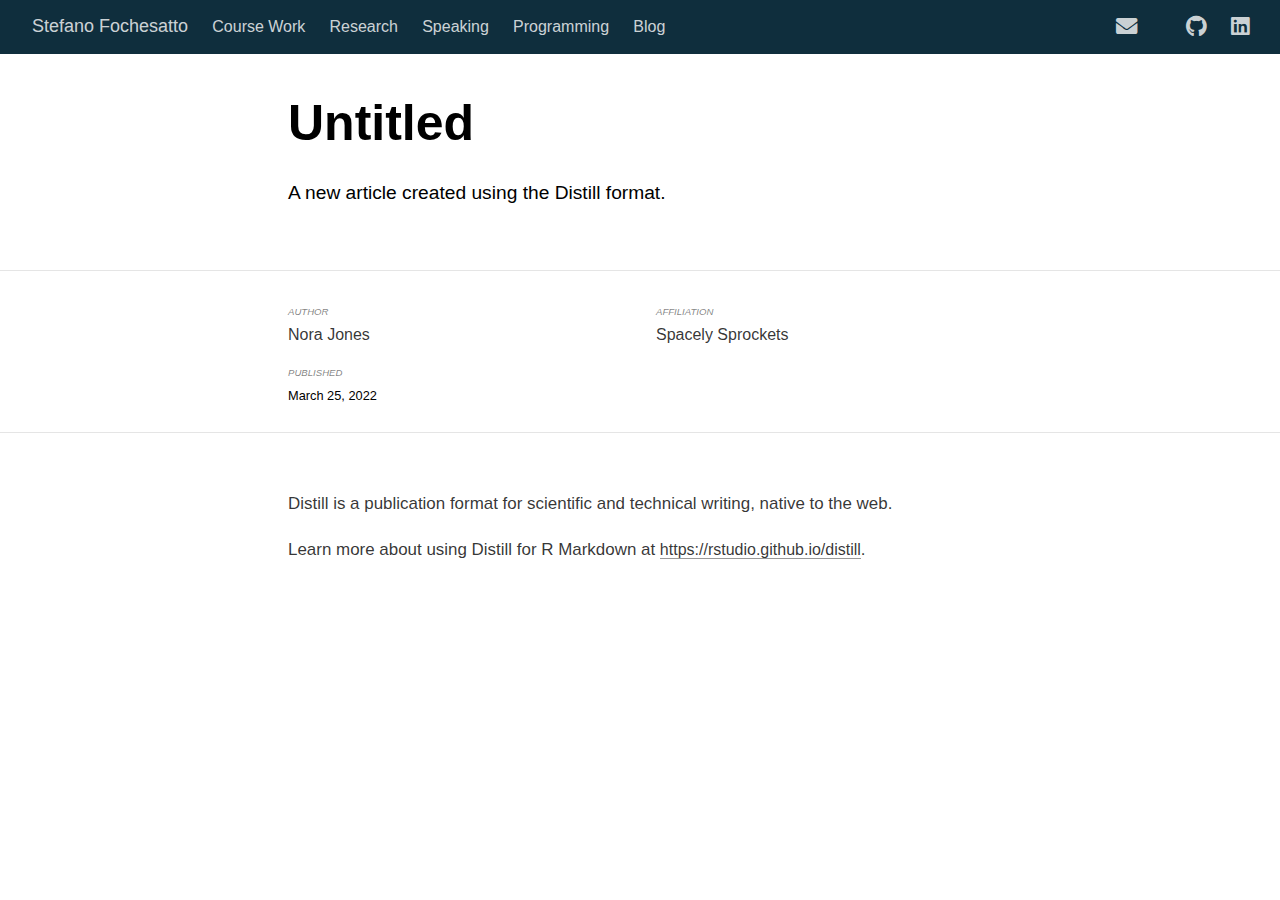
<file: distilltest.html>
<!DOCTYPE html>

<html xmlns="http://www.w3.org/1999/xhtml" lang="" xml:lang="">

<head>
  <meta charset="utf-8"/>
  <meta name="viewport" content="width=device-width, initial-scale=1"/>
  <meta http-equiv="X-UA-Compatible" content="IE=Edge,chrome=1"/>
  <meta name="generator" content="distill" />

  <style type="text/css">
  /* Hide doc at startup (prevent jankiness while JS renders/transforms) */
  body {
    visibility: hidden;
  }
  </style>

 <!--radix_placeholder_import_source-->
 <!--/radix_placeholder_import_source-->

<style type="text/css">code{white-space: pre;}</style>
<style type="text/css" data-origin="pandoc">
pre > code.sourceCode { white-space: pre; position: relative; }
pre > code.sourceCode > span { display: inline-block; line-height: 1.25; }
pre > code.sourceCode > span:empty { height: 1.2em; }
.sourceCode { overflow: visible; }
code.sourceCode > span { color: inherit; text-decoration: inherit; }
div.sourceCode { margin: 1em 0; }
pre.sourceCode { margin: 0; }
@media screen {
div.sourceCode { overflow: auto; }
}
@media print {
pre > code.sourceCode { white-space: pre-wrap; }
pre > code.sourceCode > span { text-indent: -5em; padding-left: 5em; }
}
pre.numberSource code
  { counter-reset: source-line 0; }
pre.numberSource code > span
  { position: relative; left: -4em; counter-increment: source-line; }
pre.numberSource code > span > a:first-child::before
  { content: counter(source-line);
    position: relative; left: -1em; text-align: right; vertical-align: baseline;
    border: none; display: inline-block;
    -webkit-touch-callout: none; -webkit-user-select: none;
    -khtml-user-select: none; -moz-user-select: none;
    -ms-user-select: none; user-select: none;
    padding: 0 4px; width: 4em;
    color: #aaaaaa;
  }
pre.numberSource { margin-left: 3em; border-left: 1px solid #aaaaaa;  padding-left: 4px; }
div.sourceCode
  {   }
@media screen {
pre > code.sourceCode > span > a:first-child::before { text-decoration: underline; }
}
code span.al { color: #ad0000; } /* Alert */
code span.an { color: #5e5e5e; } /* Annotation */
code span.at { } /* Attribute */
code span.bn { color: #ad0000; } /* BaseN */
code span.bu { } /* BuiltIn */
code span.cf { color: #007ba5; } /* ControlFlow */
code span.ch { color: #20794d; } /* Char */
code span.cn { color: #8f5902; } /* Constant */
code span.co { color: #5e5e5e; } /* Comment */
code span.cv { color: #5e5e5e; font-style: italic; } /* CommentVar */
code span.do { color: #5e5e5e; font-style: italic; } /* Documentation */
code span.dt { color: #ad0000; } /* DataType */
code span.dv { color: #ad0000; } /* DecVal */
code span.er { color: #ad0000; } /* Error */
code span.ex { } /* Extension */
code span.fl { color: #ad0000; } /* Float */
code span.fu { color: #4758ab; } /* Function */
code span.im { } /* Import */
code span.in { color: #5e5e5e; } /* Information */
code span.kw { color: #007ba5; } /* Keyword */
code span.op { color: #5e5e5e; } /* Operator */
code span.ot { color: #007ba5; } /* Other */
code span.pp { color: #ad0000; } /* Preprocessor */
code span.sc { color: #5e5e5e; } /* SpecialChar */
code span.ss { color: #20794d; } /* SpecialString */
code span.st { color: #20794d; } /* String */
code span.va { color: #111111; } /* Variable */
code span.vs { color: #20794d; } /* VerbatimString */
code span.wa { color: #5e5e5e; font-style: italic; } /* Warning */
</style>


  <!--radix_placeholder_meta_tags-->
  <title>Stefano Fochesatto: Untitled</title>

  <meta property="description" itemprop="description" content="A new article created using the Distill format."/>


  <!--  https://schema.org/Article -->
  <meta property="article:published" itemprop="datePublished" content="2022-03-25"/>
  <meta property="article:created" itemprop="dateCreated" content="2022-03-25"/>
  <meta name="article:author" content="Nora Jones"/>

  <!--  https://developers.facebook.com/docs/sharing/webmasters#markup -->
  <meta property="og:title" content="Stefano Fochesatto: Untitled"/>
  <meta property="og:type" content="article"/>
  <meta property="og:description" content="A new article created using the Distill format."/>
  <meta property="og:locale" content="en_US"/>
  <meta property="og:site_name" content="Stefano Fochesatto"/>

  <!--  https://dev.twitter.com/cards/types/summary -->
  <meta property="twitter:card" content="summary"/>
  <meta property="twitter:title" content="Stefano Fochesatto: Untitled"/>
  <meta property="twitter:description" content="A new article created using the Distill format."/>

  <!--/radix_placeholder_meta_tags-->
  <!--radix_placeholder_rmarkdown_metadata-->

  <script type="text/json" id="radix-rmarkdown-metadata">
  {"type":"list","attributes":{"names":{"type":"character","attributes":{},"value":["title","description","author","date","output"]}},"value":[{"type":"character","attributes":{},"value":["Untitled"]},{"type":"character","attributes":{},"value":["A new article created using the Distill format.\n"]},{"type":"list","attributes":{},"value":[{"type":"list","attributes":{"names":{"type":"character","attributes":{},"value":["name","url","affiliation","affiliation_url"]}},"value":[{"type":"character","attributes":{},"value":["Nora Jones"]},{"type":"character","attributes":{},"value":["https://example.com/norajones"]},{"type":"character","attributes":{},"value":["Spacely Sprockets"]},{"type":"character","attributes":{},"value":["https://example.com/spacelysprokets"]}]}]},{"type":"character","attributes":{},"value":["2022-03-25"]},{"type":"character","attributes":{},"value":["distill::distill_article"]}]}
  </script>
  <!--/radix_placeholder_rmarkdown_metadata-->
  <!--radix_placeholder_navigation_in_header-->
  <meta name="distill:offset" content=""/>

  <script type="application/javascript">

    window.headroom_prevent_pin = false;

    window.document.addEventListener("DOMContentLoaded", function (event) {

      // initialize headroom for banner
      var header = $('header').get(0);
      var headerHeight = header.offsetHeight;
      var headroom = new Headroom(header, {
        tolerance: 5,
        onPin : function() {
          if (window.headroom_prevent_pin) {
            window.headroom_prevent_pin = false;
            headroom.unpin();
          }
        }
      });
      headroom.init();
      if(window.location.hash)
        headroom.unpin();
      $(header).addClass('headroom--transition');

      // offset scroll location for banner on hash change
      // (see: https://github.com/WickyNilliams/headroom.js/issues/38)
      window.addEventListener("hashchange", function(event) {
        window.scrollTo(0, window.pageYOffset - (headerHeight + 25));
      });

      // responsive menu
      $('.distill-site-header').each(function(i, val) {
        var topnav = $(this);
        var toggle = topnav.find('.nav-toggle');
        toggle.on('click', function() {
          topnav.toggleClass('responsive');
        });
      });

      // nav dropdowns
      $('.nav-dropbtn').click(function(e) {
        $(this).next('.nav-dropdown-content').toggleClass('nav-dropdown-active');
        $(this).parent().siblings('.nav-dropdown')
           .children('.nav-dropdown-content').removeClass('nav-dropdown-active');
      });
      $("body").click(function(e){
        $('.nav-dropdown-content').removeClass('nav-dropdown-active');
      });
      $(".nav-dropdown").click(function(e){
        e.stopPropagation();
      });
    });
  </script>

  <style type="text/css">

  /* Theme (user-documented overrideables for nav appearance) */

  .distill-site-nav {
    color: rgba(255, 255, 255, 0.8);
    background-color: #0F2E3D;
    font-size: 15px;
    font-weight: 300;
  }

  .distill-site-nav a {
    color: inherit;
    text-decoration: none;
  }

  .distill-site-nav a:hover {
    color: white;
  }

  @media print {
    .distill-site-nav {
      display: none;
    }
  }

  .distill-site-header {

  }

  .distill-site-footer {

  }


  /* Site Header */

  .distill-site-header {
    width: 100%;
    box-sizing: border-box;
    z-index: 3;
  }

  .distill-site-header .nav-left {
    display: inline-block;
    margin-left: 8px;
  }

  @media screen and (max-width: 768px) {
    .distill-site-header .nav-left {
      margin-left: 0;
    }
  }


  .distill-site-header .nav-right {
    float: right;
    margin-right: 8px;
  }

  .distill-site-header a,
  .distill-site-header .title {
    display: inline-block;
    text-align: center;
    padding: 14px 10px 14px 10px;
  }

  .distill-site-header .title {
    font-size: 18px;
    min-width: 150px;
  }

  .distill-site-header .logo {
    padding: 0;
  }

  .distill-site-header .logo img {
    display: none;
    max-height: 20px;
    width: auto;
    margin-bottom: -4px;
  }

  .distill-site-header .nav-image img {
    max-height: 18px;
    width: auto;
    display: inline-block;
    margin-bottom: -3px;
  }



  @media screen and (min-width: 1000px) {
    .distill-site-header .logo img {
      display: inline-block;
    }
    .distill-site-header .nav-left {
      margin-left: 20px;
    }
    .distill-site-header .nav-right {
      margin-right: 20px;
    }
    .distill-site-header .title {
      padding-left: 12px;
    }
  }


  .distill-site-header .nav-toggle {
    display: none;
  }

  .nav-dropdown {
    display: inline-block;
    position: relative;
  }

  .nav-dropdown .nav-dropbtn {
    border: none;
    outline: none;
    color: rgba(255, 255, 255, 0.8);
    padding: 16px 10px;
    background-color: transparent;
    font-family: inherit;
    font-size: inherit;
    font-weight: inherit;
    margin: 0;
    margin-top: 1px;
    z-index: 2;
  }

  .nav-dropdown-content {
    display: none;
    position: absolute;
    background-color: white;
    min-width: 200px;
    border: 1px solid rgba(0,0,0,0.15);
    border-radius: 4px;
    box-shadow: 0px 8px 16px 0px rgba(0,0,0,0.1);
    z-index: 1;
    margin-top: 2px;
    white-space: nowrap;
    padding-top: 4px;
    padding-bottom: 4px;
  }

  .nav-dropdown-content hr {
    margin-top: 4px;
    margin-bottom: 4px;
    border: none;
    border-bottom: 1px solid rgba(0, 0, 0, 0.1);
  }

  .nav-dropdown-active {
    display: block;
  }

  .nav-dropdown-content a, .nav-dropdown-content .nav-dropdown-header {
    color: black;
    padding: 6px 24px;
    text-decoration: none;
    display: block;
    text-align: left;
  }

  .nav-dropdown-content .nav-dropdown-header {
    display: block;
    padding: 5px 24px;
    padding-bottom: 0;
    text-transform: uppercase;
    font-size: 14px;
    color: #999999;
    white-space: nowrap;
  }

  .nav-dropdown:hover .nav-dropbtn {
    color: white;
  }

  .nav-dropdown-content a:hover {
    background-color: #ddd;
    color: black;
  }

  .nav-right .nav-dropdown-content {
    margin-left: -45%;
    right: 0;
  }

  @media screen and (max-width: 768px) {
    .distill-site-header a, .distill-site-header .nav-dropdown  {display: none;}
    .distill-site-header a.nav-toggle {
      float: right;
      display: block;
    }
    .distill-site-header .title {
      margin-left: 0;
    }
    .distill-site-header .nav-right {
      margin-right: 0;
    }
    .distill-site-header {
      overflow: hidden;
    }
    .nav-right .nav-dropdown-content {
      margin-left: 0;
    }
  }


  @media screen and (max-width: 768px) {
    .distill-site-header.responsive {position: relative; min-height: 500px; }
    .distill-site-header.responsive a.nav-toggle {
      position: absolute;
      right: 0;
      top: 0;
    }
    .distill-site-header.responsive a,
    .distill-site-header.responsive .nav-dropdown {
      display: block;
      text-align: left;
    }
    .distill-site-header.responsive .nav-left,
    .distill-site-header.responsive .nav-right {
      width: 100%;
    }
    .distill-site-header.responsive .nav-dropdown {float: none;}
    .distill-site-header.responsive .nav-dropdown-content {position: relative;}
    .distill-site-header.responsive .nav-dropdown .nav-dropbtn {
      display: block;
      width: 100%;
      text-align: left;
    }
  }

  /* Site Footer */

  .distill-site-footer {
    width: 100%;
    overflow: hidden;
    box-sizing: border-box;
    z-index: 3;
    margin-top: 30px;
    padding-top: 30px;
    padding-bottom: 30px;
    text-align: center;
  }

  /* Headroom */

  d-title {
    padding-top: 6rem;
  }

  @media print {
    d-title {
      padding-top: 4rem;
    }
  }

  .headroom {
    z-index: 1000;
    position: fixed;
    top: 0;
    left: 0;
    right: 0;
  }

  .headroom--transition {
    transition: all .4s ease-in-out;
  }

  .headroom--unpinned {
    top: -100px;
  }

  .headroom--pinned {
    top: 0;
  }

  /* adjust viewport for navbar height */
  /* helps vertically center bootstrap (non-distill) content */
  .min-vh-100 {
    min-height: calc(100vh - 100px) !important;
  }

  </style>

  <script src="site_libs/jquery-3.6.0/jquery-3.6.0.min.js"></script>
  <link href="site_libs/font-awesome-5.1.0/css/all.css" rel="stylesheet"/>
  <link href="site_libs/font-awesome-5.1.0/css/v4-shims.css" rel="stylesheet"/>
  <script src="site_libs/headroom-0.9.4/headroom.min.js"></script>
  <script src="site_libs/autocomplete-0.37.1/autocomplete.min.js"></script>
  <script src="site_libs/fuse-6.4.1/fuse.min.js"></script>

  <script type="application/javascript">

  function getMeta(metaName) {
    var metas = document.getElementsByTagName('meta');
    for (let i = 0; i < metas.length; i++) {
      if (metas[i].getAttribute('name') === metaName) {
        return metas[i].getAttribute('content');
      }
    }
    return '';
  }

  function offsetURL(url) {
    var offset = getMeta('distill:offset');
    return offset ? offset + '/' + url : url;
  }

  function createFuseIndex() {

    // create fuse index
    var options = {
      keys: [
        { name: 'title', weight: 20 },
        { name: 'categories', weight: 15 },
        { name: 'description', weight: 10 },
        { name: 'contents', weight: 5 },
      ],
      ignoreLocation: true,
      threshold: 0
    };
    var fuse = new window.Fuse([], options);

    // fetch the main search.json
    return fetch(offsetURL('search.json'))
      .then(function(response) {
        if (response.status == 200) {
          return response.json().then(function(json) {
            // index main articles
            json.articles.forEach(function(article) {
              fuse.add(article);
            });
            // download collections and index their articles
            return Promise.all(json.collections.map(function(collection) {
              return fetch(offsetURL(collection)).then(function(response) {
                if (response.status === 200) {
                  return response.json().then(function(articles) {
                    articles.forEach(function(article) {
                      fuse.add(article);
                    });
                  })
                } else {
                  return Promise.reject(
                    new Error('Unexpected status from search index request: ' +
                              response.status)
                  );
                }
              });
            })).then(function() {
              return fuse;
            });
          });

        } else {
          return Promise.reject(
            new Error('Unexpected status from search index request: ' +
                        response.status)
          );
        }
      });
  }

  window.document.addEventListener("DOMContentLoaded", function (event) {

    // get search element (bail if we don't have one)
    var searchEl = window.document.getElementById('distill-search');
    if (!searchEl)
      return;

    createFuseIndex()
      .then(function(fuse) {

        // make search box visible
        searchEl.classList.remove('hidden');

        // initialize autocomplete
        var options = {
          autoselect: true,
          hint: false,
          minLength: 2,
        };
        window.autocomplete(searchEl, options, [{
          source: function(query, callback) {
            const searchOptions = {
              isCaseSensitive: false,
              shouldSort: true,
              minMatchCharLength: 2,
              limit: 10,
            };
            var results = fuse.search(query, searchOptions);
            callback(results
              .map(function(result) { return result.item; })
            );
          },
          templates: {
            suggestion: function(suggestion) {
              var img = suggestion.preview && Object.keys(suggestion.preview).length > 0
                ? `<img src="${offsetURL(suggestion.preview)}"</img>`
                : '';
              var html = `
                <div class="search-item">
                  <h3>${suggestion.title}</h3>
                  <div class="search-item-description">
                    ${suggestion.description || ''}
                  </div>
                  <div class="search-item-preview">
                    ${img}
                  </div>
                </div>
              `;
              return html;
            }
          }
        }]).on('autocomplete:selected', function(event, suggestion) {
          window.location.href = offsetURL(suggestion.path);
        });
        // remove inline display style on autocompleter (we want to
        // manage responsive display via css)
        $('.algolia-autocomplete').css("display", "");
      })
      .catch(function(error) {
        console.log(error);
      });

  });

  </script>

  <style type="text/css">

  .nav-search {
    font-size: x-small;
  }

  /* Algolioa Autocomplete */

  .algolia-autocomplete {
    display: inline-block;
    margin-left: 10px;
    vertical-align: sub;
    background-color: white;
    color: black;
    padding: 6px;
    padding-top: 8px;
    padding-bottom: 0;
    border-radius: 6px;
    border: 1px #0F2E3D solid;
    width: 180px;
  }


  @media screen and (max-width: 768px) {
    .distill-site-nav .algolia-autocomplete {
      display: none;
      visibility: hidden;
    }
    .distill-site-nav.responsive .algolia-autocomplete {
      display: inline-block;
      visibility: visible;
    }
    .distill-site-nav.responsive .algolia-autocomplete .aa-dropdown-menu {
      margin-left: 0;
      width: 400px;
      max-height: 400px;
    }
  }

  .algolia-autocomplete .aa-input, .algolia-autocomplete .aa-hint {
    width: 90%;
    outline: none;
    border: none;
  }

  .algolia-autocomplete .aa-hint {
    color: #999;
  }
  .algolia-autocomplete .aa-dropdown-menu {
    width: 550px;
    max-height: 70vh;
    overflow-x: visible;
    overflow-y: scroll;
    padding: 5px;
    margin-top: 3px;
    margin-left: -150px;
    background-color: #fff;
    border-radius: 5px;
    border: 1px solid #999;
    border-top: none;
  }

  .algolia-autocomplete .aa-dropdown-menu .aa-suggestion {
    cursor: pointer;
    padding: 5px 4px;
    border-bottom: 1px solid #eee;
  }

  .algolia-autocomplete .aa-dropdown-menu .aa-suggestion:last-of-type {
    border-bottom: none;
    margin-bottom: 2px;
  }

  .algolia-autocomplete .aa-dropdown-menu .aa-suggestion .search-item {
    overflow: hidden;
    font-size: 0.8em;
    line-height: 1.4em;
  }

  .algolia-autocomplete .aa-dropdown-menu .aa-suggestion .search-item h3 {
    font-size: 1rem;
    margin-block-start: 0;
    margin-block-end: 5px;
  }

  .algolia-autocomplete .aa-dropdown-menu .aa-suggestion .search-item-description {
    display: inline-block;
    overflow: hidden;
    height: 2.8em;
    width: 80%;
    margin-right: 4%;
  }

  .algolia-autocomplete .aa-dropdown-menu .aa-suggestion .search-item-preview {
    display: inline-block;
    width: 15%;
  }

  .algolia-autocomplete .aa-dropdown-menu .aa-suggestion .search-item-preview img {
    height: 3em;
    width: auto;
    display: none;
  }

  .algolia-autocomplete .aa-dropdown-menu .aa-suggestion .search-item-preview img[src] {
    display: initial;
  }

  .algolia-autocomplete .aa-dropdown-menu .aa-suggestion.aa-cursor {
    background-color: #eee;
  }
  .algolia-autocomplete .aa-dropdown-menu .aa-suggestion em {
    font-weight: bold;
    font-style: normal;
  }

  </style>


  <!--/radix_placeholder_navigation_in_header-->
  <!--radix_placeholder_distill-->

  <style type="text/css">

  body {
    background-color: white;
  }

  .pandoc-table {
    width: 100%;
  }

  .pandoc-table>caption {
    margin-bottom: 10px;
  }

  .pandoc-table th:not([align]) {
    text-align: left;
  }

  .pagedtable-footer {
    font-size: 15px;
  }

  d-byline .byline {
    grid-template-columns: 2fr 2fr;
  }

  d-byline .byline h3 {
    margin-block-start: 1.5em;
  }

  d-byline .byline .authors-affiliations h3 {
    margin-block-start: 0.5em;
  }

  .authors-affiliations .orcid-id {
    width: 16px;
    height:16px;
    margin-left: 4px;
    margin-right: 4px;
    vertical-align: middle;
    padding-bottom: 2px;
  }

  d-title .dt-tags {
    margin-top: 1em;
    grid-column: text;
  }

  .dt-tags .dt-tag {
    text-decoration: none;
    display: inline-block;
    color: rgba(0,0,0,0.6);
    padding: 0em 0.4em;
    margin-right: 0.5em;
    margin-bottom: 0.4em;
    font-size: 70%;
    border: 1px solid rgba(0,0,0,0.2);
    border-radius: 3px;
    text-transform: uppercase;
    font-weight: 500;
  }

  d-article table.gt_table td,
  d-article table.gt_table th {
    border-bottom: none;
  }

  .html-widget {
    margin-bottom: 2.0em;
  }

  .l-screen-inset {
    padding-right: 16px;
  }

  .l-screen .caption {
    margin-left: 10px;
  }

  .shaded {
    background: rgb(247, 247, 247);
    padding-top: 20px;
    padding-bottom: 20px;
    border-top: 1px solid rgba(0, 0, 0, 0.1);
    border-bottom: 1px solid rgba(0, 0, 0, 0.1);
  }

  .shaded .html-widget {
    margin-bottom: 0;
    border: 1px solid rgba(0, 0, 0, 0.1);
  }

  .shaded .shaded-content {
    background: white;
  }

  .text-output {
    margin-top: 0;
    line-height: 1.5em;
  }

  .hidden {
    display: none !important;
  }

  d-article {
    padding-top: 2.5rem;
    padding-bottom: 30px;
  }

  d-appendix {
    padding-top: 30px;
  }

  d-article>p>img {
    width: 100%;
  }

  d-article h2 {
    margin: 1rem 0 1.5rem 0;
  }

  d-article h3 {
    margin-top: 1.5rem;
  }

  d-article iframe {
    border: 1px solid rgba(0, 0, 0, 0.1);
    margin-bottom: 2.0em;
    width: 100%;
  }

  /* Tweak code blocks */

  d-article div.sourceCode code,
  d-article pre code {
    font-family: Consolas, Monaco, 'Andale Mono', 'Ubuntu Mono', monospace;
  }

  d-article pre,
  d-article div.sourceCode,
  d-article div.sourceCode pre {
    overflow: auto;
  }

  d-article div.sourceCode {
    background-color: white;
  }

  d-article div.sourceCode pre {
    padding-left: 10px;
    font-size: 12px;
    border-left: 2px solid rgba(0,0,0,0.1);
  }

  d-article pre {
    font-size: 12px;
    color: black;
    background: none;
    margin-top: 0;
    text-align: left;
    white-space: pre;
    word-spacing: normal;
    word-break: normal;
    word-wrap: normal;
    line-height: 1.5;

    -moz-tab-size: 4;
    -o-tab-size: 4;
    tab-size: 4;

    -webkit-hyphens: none;
    -moz-hyphens: none;
    -ms-hyphens: none;
    hyphens: none;
  }

  d-article pre a {
    border-bottom: none;
  }

  d-article pre a:hover {
    border-bottom: none;
    text-decoration: underline;
  }

  d-article details {
    grid-column: text;
    margin-bottom: 0.8em;
  }

  @media(min-width: 768px) {

  d-article pre,
  d-article div.sourceCode,
  d-article div.sourceCode pre {
    overflow: visible !important;
  }

  d-article div.sourceCode pre {
    padding-left: 18px;
    font-size: 14px;
  }

  d-article pre {
    font-size: 14px;
  }

  }

  figure img.external {
    background: white;
    border: 1px solid rgba(0, 0, 0, 0.1);
    box-shadow: 0 1px 8px rgba(0, 0, 0, 0.1);
    padding: 18px;
    box-sizing: border-box;
  }

  /* CSS for d-contents */

  .d-contents {
    grid-column: text;
    color: rgba(0,0,0,0.8);
    font-size: 0.9em;
    padding-bottom: 1em;
    margin-bottom: 1em;
    padding-bottom: 0.5em;
    margin-bottom: 1em;
    padding-left: 0.25em;
    justify-self: start;
  }

  @media(min-width: 1000px) {
    .d-contents.d-contents-float {
      height: 0;
      grid-column-start: 1;
      grid-column-end: 4;
      justify-self: center;
      padding-right: 3em;
      padding-left: 2em;
    }
  }

  .d-contents nav h3 {
    font-size: 18px;
    margin-top: 0;
    margin-bottom: 1em;
  }

  .d-contents li {
    list-style-type: none
  }

  .d-contents nav > ul {
    padding-left: 0;
  }

  .d-contents ul {
    padding-left: 1em
  }

  .d-contents nav ul li {
    margin-top: 0.6em;
    margin-bottom: 0.2em;
  }

  .d-contents nav a {
    font-size: 13px;
    border-bottom: none;
    text-decoration: none
    color: rgba(0, 0, 0, 0.8);
  }

  .d-contents nav a:hover {
    text-decoration: underline solid rgba(0, 0, 0, 0.6)
  }

  .d-contents nav > ul > li > a {
    font-weight: 600;
  }

  .d-contents nav > ul > li > ul {
    font-weight: inherit;
  }

  .d-contents nav > ul > li > ul > li {
    margin-top: 0.2em;
  }


  .d-contents nav ul {
    margin-top: 0;
    margin-bottom: 0.25em;
  }

  .d-article-with-toc h2:nth-child(2) {
    margin-top: 0;
  }


  /* Figure */

  .figure {
    position: relative;
    margin-bottom: 2.5em;
    margin-top: 1.5em;
  }

  .figure img {
    width: 100%;
  }

  .figure .caption {
    color: rgba(0, 0, 0, 0.6);
    font-size: 12px;
    line-height: 1.5em;
  }

  .figure img.external {
    background: white;
    border: 1px solid rgba(0, 0, 0, 0.1);
    box-shadow: 0 1px 8px rgba(0, 0, 0, 0.1);
    padding: 18px;
    box-sizing: border-box;
  }

  .figure .caption a {
    color: rgba(0, 0, 0, 0.6);
  }

  .figure .caption b,
  .figure .caption strong, {
    font-weight: 600;
    color: rgba(0, 0, 0, 1.0);
  }

  /* Citations */

  d-article .citation {
    color: inherit;
    cursor: inherit;
  }

  div.hanging-indent{
    margin-left: 1em; text-indent: -1em;
  }

  /* Citation hover box */

  .tippy-box[data-theme~=light-border] {
    background-color: rgba(250, 250, 250, 0.95);
  }

  .tippy-content > p {
    margin-bottom: 0;
    padding: 2px;
  }


  /* Tweak 1000px media break to show more text */

  @media(min-width: 1000px) {
    .base-grid,
    distill-header,
    d-title,
    d-abstract,
    d-article,
    d-appendix,
    distill-appendix,
    d-byline,
    d-footnote-list,
    d-citation-list,
    distill-footer {
      grid-template-columns: [screen-start] 1fr [page-start kicker-start] 80px [middle-start] 50px [text-start kicker-end] 65px 65px 65px 65px 65px 65px 65px 65px [text-end gutter-start] 65px [middle-end] 65px [page-end gutter-end] 1fr [screen-end];
      grid-column-gap: 16px;
    }

    .grid {
      grid-column-gap: 16px;
    }

    d-article {
      font-size: 1.06rem;
      line-height: 1.7em;
    }
    figure .caption, .figure .caption, figure figcaption {
      font-size: 13px;
    }
  }

  @media(min-width: 1180px) {
    .base-grid,
    distill-header,
    d-title,
    d-abstract,
    d-article,
    d-appendix,
    distill-appendix,
    d-byline,
    d-footnote-list,
    d-citation-list,
    distill-footer {
      grid-template-columns: [screen-start] 1fr [page-start kicker-start] 60px [middle-start] 60px [text-start kicker-end] 60px 60px 60px 60px 60px 60px 60px 60px [text-end gutter-start] 60px [middle-end] 60px [page-end gutter-end] 1fr [screen-end];
      grid-column-gap: 32px;
    }

    .grid {
      grid-column-gap: 32px;
    }
  }


  /* Get the citation styles for the appendix (not auto-injected on render since
     we do our own rendering of the citation appendix) */

  d-appendix .citation-appendix,
  .d-appendix .citation-appendix {
    font-size: 11px;
    line-height: 15px;
    border-left: 1px solid rgba(0, 0, 0, 0.1);
    padding-left: 18px;
    border: 1px solid rgba(0,0,0,0.1);
    background: rgba(0, 0, 0, 0.02);
    padding: 10px 18px;
    border-radius: 3px;
    color: rgba(150, 150, 150, 1);
    overflow: hidden;
    margin-top: -12px;
    white-space: pre-wrap;
    word-wrap: break-word;
  }

  /* Include appendix styles here so they can be overridden */

  d-appendix {
    contain: layout style;
    font-size: 0.8em;
    line-height: 1.7em;
    margin-top: 60px;
    margin-bottom: 0;
    border-top: 1px solid rgba(0, 0, 0, 0.1);
    color: rgba(0,0,0,0.5);
    padding-top: 60px;
    padding-bottom: 48px;
  }

  d-appendix h3 {
    grid-column: page-start / text-start;
    font-size: 15px;
    font-weight: 500;
    margin-top: 1em;
    margin-bottom: 0;
    color: rgba(0,0,0,0.65);
  }

  d-appendix h3 + * {
    margin-top: 1em;
  }

  d-appendix ol {
    padding: 0 0 0 15px;
  }

  @media (min-width: 768px) {
    d-appendix ol {
      padding: 0 0 0 30px;
      margin-left: -30px;
    }
  }

  d-appendix li {
    margin-bottom: 1em;
  }

  d-appendix a {
    color: rgba(0, 0, 0, 0.6);
  }

  d-appendix > * {
    grid-column: text;
  }

  d-appendix > d-footnote-list,
  d-appendix > d-citation-list,
  d-appendix > distill-appendix {
    grid-column: screen;
  }

  /* Include footnote styles here so they can be overridden */

  d-footnote-list {
    contain: layout style;
  }

  d-footnote-list > * {
    grid-column: text;
  }

  d-footnote-list a.footnote-backlink {
    color: rgba(0,0,0,0.3);
    padding-left: 0.5em;
  }



  /* Anchor.js */

  .anchorjs-link {
    /*transition: all .25s linear; */
    text-decoration: none;
    border-bottom: none;
  }
  *:hover > .anchorjs-link {
    margin-left: -1.125em !important;
    text-decoration: none;
    border-bottom: none;
  }

  /* Social footer */

  .social_footer {
    margin-top: 30px;
    margin-bottom: 0;
    color: rgba(0,0,0,0.67);
  }

  .disqus-comments {
    margin-right: 30px;
  }

  .disqus-comment-count {
    border-bottom: 1px solid rgba(0, 0, 0, 0.4);
    cursor: pointer;
  }

  #disqus_thread {
    margin-top: 30px;
  }

  .article-sharing a {
    border-bottom: none;
    margin-right: 8px;
  }

  .article-sharing a:hover {
    border-bottom: none;
  }

  .sidebar-section.subscribe {
    font-size: 12px;
    line-height: 1.6em;
  }

  .subscribe p {
    margin-bottom: 0.5em;
  }


  .article-footer .subscribe {
    font-size: 15px;
    margin-top: 45px;
  }


  .sidebar-section.custom {
    font-size: 12px;
    line-height: 1.6em;
  }

  .custom p {
    margin-bottom: 0.5em;
  }

  /* Styles for listing layout (hide title) */
  .layout-listing d-title, .layout-listing .d-title {
    display: none;
  }

  /* Styles for posts lists (not auto-injected) */


  .posts-with-sidebar {
    padding-left: 45px;
    padding-right: 45px;
  }

  .posts-list .description h2,
  .posts-list .description p {
    font-family: -apple-system, BlinkMacSystemFont, "Segoe UI", Roboto, Oxygen, Ubuntu, Cantarell, "Fira Sans", "Droid Sans", "Helvetica Neue", Arial, sans-serif;
  }

  .posts-list .description h2 {
    font-weight: 700;
    border-bottom: none;
    padding-bottom: 0;
  }

  .posts-list h2.post-tag {
    border-bottom: 1px solid rgba(0, 0, 0, 0.2);
    padding-bottom: 12px;
  }
  .posts-list {
    margin-top: 60px;
    margin-bottom: 24px;
  }

  .posts-list .post-preview {
    text-decoration: none;
    overflow: hidden;
    display: block;
    border-bottom: 1px solid rgba(0, 0, 0, 0.1);
    padding: 24px 0;
  }

  .post-preview-last {
    border-bottom: none !important;
  }

  .posts-list .posts-list-caption {
    grid-column: screen;
    font-weight: 400;
  }

  .posts-list .post-preview h2 {
    margin: 0 0 6px 0;
    line-height: 1.2em;
    font-style: normal;
    font-size: 24px;
  }

  .posts-list .post-preview p {
    margin: 0 0 12px 0;
    line-height: 1.4em;
    font-size: 16px;
  }

  .posts-list .post-preview .thumbnail {
    box-sizing: border-box;
    margin-bottom: 24px;
    position: relative;
    max-width: 500px;
  }
  .posts-list .post-preview img {
    width: 100%;
    display: block;
  }

  .posts-list .metadata {
    font-size: 12px;
    line-height: 1.4em;
    margin-bottom: 18px;
  }

  .posts-list .metadata > * {
    display: inline-block;
  }

  .posts-list .metadata .publishedDate {
    margin-right: 2em;
  }

  .posts-list .metadata .dt-authors {
    display: block;
    margin-top: 0.3em;
    margin-right: 2em;
  }

  .posts-list .dt-tags {
    display: block;
    line-height: 1em;
  }

  .posts-list .dt-tags .dt-tag {
    display: inline-block;
    color: rgba(0,0,0,0.6);
    padding: 0.3em 0.4em;
    margin-right: 0.2em;
    margin-bottom: 0.4em;
    font-size: 60%;
    border: 1px solid rgba(0,0,0,0.2);
    border-radius: 3px;
    text-transform: uppercase;
    font-weight: 500;
  }

  .posts-list img {
    opacity: 1;
  }

  .posts-list img[data-src] {
    opacity: 0;
  }

  .posts-more {
    clear: both;
  }


  .posts-sidebar {
    font-size: 16px;
  }

  .posts-sidebar h3 {
    font-size: 16px;
    margin-top: 0;
    margin-bottom: 0.5em;
    font-weight: 400;
    text-transform: uppercase;
  }

  .sidebar-section {
    margin-bottom: 30px;
  }

  .categories ul {
    list-style-type: none;
    margin: 0;
    padding: 0;
  }

  .categories li {
    color: rgba(0, 0, 0, 0.8);
    margin-bottom: 0;
  }

  .categories li>a {
    border-bottom: none;
  }

  .categories li>a:hover {
    border-bottom: 1px solid rgba(0, 0, 0, 0.4);
  }

  .categories .active {
    font-weight: 600;
  }

  .categories .category-count {
    color: rgba(0, 0, 0, 0.4);
  }


  @media(min-width: 768px) {
    .posts-list .post-preview h2 {
      font-size: 26px;
    }
    .posts-list .post-preview .thumbnail {
      float: right;
      width: 30%;
      margin-bottom: 0;
    }
    .posts-list .post-preview .description {
      float: left;
      width: 45%;
    }
    .posts-list .post-preview .metadata {
      float: left;
      width: 20%;
      margin-top: 8px;
    }
    .posts-list .post-preview p {
      margin: 0 0 12px 0;
      line-height: 1.5em;
      font-size: 16px;
    }
    .posts-with-sidebar .posts-list {
      float: left;
      width: 75%;
    }
    .posts-with-sidebar .posts-sidebar {
      float: right;
      width: 20%;
      margin-top: 60px;
      padding-top: 24px;
      padding-bottom: 24px;
    }
  }


  /* Improve display for browsers without grid (IE/Edge <= 15) */

  .downlevel {
    line-height: 1.6em;
    font-family: -apple-system, BlinkMacSystemFont, "Segoe UI", Roboto, Oxygen, Ubuntu, Cantarell, "Fira Sans", "Droid Sans", "Helvetica Neue", Arial, sans-serif;
    margin: 0;
  }

  .downlevel .d-title {
    padding-top: 6rem;
    padding-bottom: 1.5rem;
  }

  .downlevel .d-title h1 {
    font-size: 50px;
    font-weight: 700;
    line-height: 1.1em;
    margin: 0 0 0.5rem;
  }

  .downlevel .d-title p {
    font-weight: 300;
    font-size: 1.2rem;
    line-height: 1.55em;
    margin-top: 0;
  }

  .downlevel .d-byline {
    padding-top: 0.8em;
    padding-bottom: 0.8em;
    font-size: 0.8rem;
    line-height: 1.8em;
  }

  .downlevel .section-separator {
    border: none;
    border-top: 1px solid rgba(0, 0, 0, 0.1);
  }

  .downlevel .d-article {
    font-size: 1.06rem;
    line-height: 1.7em;
    padding-top: 1rem;
    padding-bottom: 2rem;
  }


  .downlevel .d-appendix {
    padding-left: 0;
    padding-right: 0;
    max-width: none;
    font-size: 0.8em;
    line-height: 1.7em;
    margin-bottom: 0;
    color: rgba(0,0,0,0.5);
    padding-top: 40px;
    padding-bottom: 48px;
  }

  .downlevel .footnotes ol {
    padding-left: 13px;
  }

  .downlevel .base-grid,
  .downlevel .distill-header,
  .downlevel .d-title,
  .downlevel .d-abstract,
  .downlevel .d-article,
  .downlevel .d-appendix,
  .downlevel .distill-appendix,
  .downlevel .d-byline,
  .downlevel .d-footnote-list,
  .downlevel .d-citation-list,
  .downlevel .distill-footer,
  .downlevel .appendix-bottom,
  .downlevel .posts-container {
    padding-left: 40px;
    padding-right: 40px;
  }

  @media(min-width: 768px) {
    .downlevel .base-grid,
    .downlevel .distill-header,
    .downlevel .d-title,
    .downlevel .d-abstract,
    .downlevel .d-article,
    .downlevel .d-appendix,
    .downlevel .distill-appendix,
    .downlevel .d-byline,
    .downlevel .d-footnote-list,
    .downlevel .d-citation-list,
    .downlevel .distill-footer,
    .downlevel .appendix-bottom,
    .downlevel .posts-container {
    padding-left: 150px;
    padding-right: 150px;
    max-width: 900px;
  }
  }

  .downlevel pre code {
    display: block;
    border-left: 2px solid rgba(0, 0, 0, .1);
    padding: 0 0 0 20px;
    font-size: 14px;
  }

  .downlevel code, .downlevel pre {
    color: black;
    background: none;
    font-family: Consolas, Monaco, 'Andale Mono', 'Ubuntu Mono', monospace;
    text-align: left;
    white-space: pre;
    word-spacing: normal;
    word-break: normal;
    word-wrap: normal;
    line-height: 1.5;

    -moz-tab-size: 4;
    -o-tab-size: 4;
    tab-size: 4;

    -webkit-hyphens: none;
    -moz-hyphens: none;
    -ms-hyphens: none;
    hyphens: none;
  }

  .downlevel .posts-list .post-preview {
    color: inherit;
  }



  </style>

  <script type="application/javascript">

  function is_downlevel_browser() {
    if (bowser.isUnsupportedBrowser({ msie: "12", msedge: "16"},
                                   window.navigator.userAgent)) {
      return true;
    } else {
      return window.load_distill_framework === undefined;
    }
  }

  // show body when load is complete
  function on_load_complete() {

    // add anchors
    if (window.anchors) {
      window.anchors.options.placement = 'left';
      window.anchors.add('d-article > h2, d-article > h3, d-article > h4, d-article > h5');
    }


    // set body to visible
    document.body.style.visibility = 'visible';

    // force redraw for leaflet widgets
    if (window.HTMLWidgets) {
      var maps = window.HTMLWidgets.findAll(".leaflet");
      $.each(maps, function(i, el) {
        var map = this.getMap();
        map.invalidateSize();
        map.eachLayer(function(layer) {
          if (layer instanceof L.TileLayer)
            layer.redraw();
        });
      });
    }

    // trigger 'shown' so htmlwidgets resize
    $('d-article').trigger('shown');
  }

  function init_distill() {

    init_common();

    // create front matter
    var front_matter = $('<d-front-matter></d-front-matter>');
    $('#distill-front-matter').wrap(front_matter);

    // create d-title
    $('.d-title').changeElementType('d-title');

    // create d-byline
    var byline = $('<d-byline></d-byline>');
    $('.d-byline').replaceWith(byline);

    // create d-article
    var article = $('<d-article></d-article>');
    $('.d-article').wrap(article).children().unwrap();

    // move posts container into article
    $('.posts-container').appendTo($('d-article'));

    // create d-appendix
    $('.d-appendix').changeElementType('d-appendix');

    // flag indicating that we have appendix items
    var appendix = $('.appendix-bottom').children('h3').length > 0;

    // replace footnotes with <d-footnote>
    $('.footnote-ref').each(function(i, val) {
      appendix = true;
      var href = $(this).attr('href');
      var id = href.replace('#', '');
      var fn = $('#' + id);
      var fn_p = $('#' + id + '>p');
      fn_p.find('.footnote-back').remove();
      var text = fn_p.html();
      var dtfn = $('<d-footnote></d-footnote>');
      dtfn.html(text);
      $(this).replaceWith(dtfn);
    });
    // remove footnotes
    $('.footnotes').remove();

    // move refs into #references-listing
    $('#references-listing').replaceWith($('#refs'));

    $('h1.appendix, h2.appendix').each(function(i, val) {
      $(this).changeElementType('h3');
    });
    $('h3.appendix').each(function(i, val) {
      var id = $(this).attr('id');
      $('.d-contents a[href="#' + id + '"]').parent().remove();
      appendix = true;
      $(this).nextUntil($('h1, h2, h3')).addBack().appendTo($('d-appendix'));
    });

    // show d-appendix if we have appendix content
    $("d-appendix").css('display', appendix ? 'grid' : 'none');

    // localize layout chunks to just output
    $('.layout-chunk').each(function(i, val) {

      // capture layout
      var layout = $(this).attr('data-layout');

      // apply layout to markdown level block elements
      var elements = $(this).children().not('details, div.sourceCode, pre, script');
      elements.each(function(i, el) {
        var layout_div = $('<div class="' + layout + '"></div>');
        if (layout_div.hasClass('shaded')) {
          var shaded_content = $('<div class="shaded-content"></div>');
          $(this).wrap(shaded_content);
          $(this).parent().wrap(layout_div);
        } else {
          $(this).wrap(layout_div);
        }
      });


      // unwrap the layout-chunk div
      $(this).children().unwrap();
    });

    // remove code block used to force  highlighting css
    $('.distill-force-highlighting-css').parent().remove();

    // remove empty line numbers inserted by pandoc when using a
    // custom syntax highlighting theme
    $('code.sourceCode a:empty').remove();

    // load distill framework
    load_distill_framework();

    // wait for window.distillRunlevel == 4 to do post processing
    function distill_post_process() {

      if (!window.distillRunlevel || window.distillRunlevel < 4)
        return;

      // hide author/affiliations entirely if we have no authors
      var front_matter = JSON.parse($("#distill-front-matter").html());
      var have_authors = front_matter.authors && front_matter.authors.length > 0;
      if (!have_authors)
        $('d-byline').addClass('hidden');

      // article with toc class
      $('.d-contents').parent().addClass('d-article-with-toc');

      // strip links that point to #
      $('.authors-affiliations').find('a[href="#"]').removeAttr('href');

      // add orcid ids
      $('.authors-affiliations').find('.author').each(function(i, el) {
        var orcid_id = front_matter.authors[i].orcidID;
        if (orcid_id) {
          var a = $('<a></a>');
          a.attr('href', 'https://orcid.org/' + orcid_id);
          var img = $('<img></img>');
          img.addClass('orcid-id');
          img.attr('alt', 'ORCID ID');
          img.attr('src','[data-uri]');
          a.append(img);
          $(this).append(a);
        }
      });

      // hide elements of author/affiliations grid that have no value
      function hide_byline_column(caption) {
        $('d-byline').find('h3:contains("' + caption + '")').parent().css('visibility', 'hidden');
      }

      // affiliations
      var have_affiliations = false;
      for (var i = 0; i<front_matter.authors.length; ++i) {
        var author = front_matter.authors[i];
        if (author.affiliation !== "&nbsp;") {
          have_affiliations = true;
          break;
        }
      }
      if (!have_affiliations)
        $('d-byline').find('h3:contains("Affiliations")').css('visibility', 'hidden');

      // published date
      if (!front_matter.publishedDate)
        hide_byline_column("Published");

      // document object identifier
      var doi = $('d-byline').find('h3:contains("DOI")');
      var doi_p = doi.next().empty();
      if (!front_matter.doi) {
        // if we have a citation and valid citationText then link to that
        if ($('#citation').length > 0 && front_matter.citationText) {
          doi.html('Citation');
          $('<a href="#citation"></a>')
            .text(front_matter.citationText)
            .appendTo(doi_p);
        } else {
          hide_byline_column("DOI");
        }
      } else {
        $('<a></a>')
           .attr('href', "https://doi.org/" + front_matter.doi)
           .html(front_matter.doi)
           .appendTo(doi_p);
      }

       // change plural form of authors/affiliations
      if (front_matter.authors.length === 1) {
        var grid = $('.authors-affiliations');
        grid.children('h3:contains("Authors")').text('Author');
        grid.children('h3:contains("Affiliations")').text('Affiliation');
      }

      // remove d-appendix and d-footnote-list local styles
      $('d-appendix > style:first-child').remove();
      $('d-footnote-list > style:first-child').remove();

      // move appendix-bottom entries to the bottom
      $('.appendix-bottom').appendTo('d-appendix').children().unwrap();
      $('.appendix-bottom').remove();

      // hoverable references
      $('span.citation[data-cites]').each(function() {
        var refs = $(this).attr('data-cites').split(" ");
        var refHtml = refs.map(function(ref) {
          return "<p>" + $('#ref-' + ref).html() + "</p>";
        }).join("\n");
        window.tippy(this, {
          allowHTML: true,
          content: refHtml,
          maxWidth: 500,
          interactive: true,
          interactiveBorder: 10,
          theme: 'light-border',
          placement: 'bottom-start'
        });
      });

      // clear polling timer
      clearInterval(tid);

      // show body now that everything is ready
      on_load_complete();
    }

    var tid = setInterval(distill_post_process, 50);
    distill_post_process();

  }

  function init_downlevel() {

    init_common();

     // insert hr after d-title
    $('.d-title').after($('<hr class="section-separator"/>'));

    // check if we have authors
    var front_matter = JSON.parse($("#distill-front-matter").html());
    var have_authors = front_matter.authors && front_matter.authors.length > 0;

    // manage byline/border
    if (!have_authors)
      $('.d-byline').remove();
    $('.d-byline').after($('<hr class="section-separator"/>'));
    $('.d-byline a').remove();

    // remove toc
    $('.d-contents').remove();

    // move appendix elements
    $('h1.appendix, h2.appendix').each(function(i, val) {
      $(this).changeElementType('h3');
    });
    $('h3.appendix').each(function(i, val) {
      $(this).nextUntil($('h1, h2, h3')).addBack().appendTo($('.d-appendix'));
    });


    // inject headers into references and footnotes
    var refs_header = $('<h3></h3>');
    refs_header.text('References');
    $('#refs').prepend(refs_header);

    var footnotes_header = $('<h3></h3');
    footnotes_header.text('Footnotes');
    $('.footnotes').children('hr').first().replaceWith(footnotes_header);

    // move appendix-bottom entries to the bottom
    $('.appendix-bottom').appendTo('.d-appendix').children().unwrap();
    $('.appendix-bottom').remove();

    // remove appendix if it's empty
    if ($('.d-appendix').children().length === 0)
      $('.d-appendix').remove();

    // prepend separator above appendix
    $('.d-appendix').before($('<hr class="section-separator" style="clear: both"/>'));

    // trim code
    $('pre>code').each(function(i, val) {
      $(this).html($.trim($(this).html()));
    });

    // move posts-container right before article
    $('.posts-container').insertBefore($('.d-article'));

    $('body').addClass('downlevel');

    on_load_complete();
  }


  function init_common() {

    // jquery plugin to change element types
    (function($) {
      $.fn.changeElementType = function(newType) {
        var attrs = {};

        $.each(this[0].attributes, function(idx, attr) {
          attrs[attr.nodeName] = attr.nodeValue;
        });

        this.replaceWith(function() {
          return $("<" + newType + "/>", attrs).append($(this).contents());
        });
      };
    })(jQuery);

    // prevent underline for linked images
    $('a > img').parent().css({'border-bottom' : 'none'});

    // mark non-body figures created by knitr chunks as 100% width
    $('.layout-chunk').each(function(i, val) {
      var figures = $(this).find('img, .html-widget');
      if ($(this).attr('data-layout') !== "l-body") {
        figures.css('width', '100%');
      } else {
        figures.css('max-width', '100%');
        figures.filter("[width]").each(function(i, val) {
          var fig = $(this);
          fig.css('width', fig.attr('width') + 'px');
        });

      }
    });

    // auto-append index.html to post-preview links in file: protocol
    // and in rstudio ide preview
    $('.post-preview').each(function(i, val) {
      if (window.location.protocol === "file:")
        $(this).attr('href', $(this).attr('href') + "index.html");
    });

    // get rid of index.html references in header
    if (window.location.protocol !== "file:") {
      $('.distill-site-header a[href]').each(function(i,val) {
        $(this).attr('href', $(this).attr('href').replace("index.html", "./"));
      });
    }

    // add class to pandoc style tables
    $('tr.header').parent('thead').parent('table').addClass('pandoc-table');
    $('.kable-table').children('table').addClass('pandoc-table');

    // add figcaption style to table captions
    $('caption').parent('table').addClass("figcaption");

    // initialize posts list
    if (window.init_posts_list)
      window.init_posts_list();

    // implmement disqus comment link
    $('.disqus-comment-count').click(function() {
      window.headroom_prevent_pin = true;
      $('#disqus_thread').toggleClass('hidden');
      if (!$('#disqus_thread').hasClass('hidden')) {
        var offset = $(this).offset();
        $(window).resize();
        $('html, body').animate({
          scrollTop: offset.top - 35
        });
      }
    });
  }

  document.addEventListener('DOMContentLoaded', function() {
    if (is_downlevel_browser())
      init_downlevel();
    else
      window.addEventListener('WebComponentsReady', init_distill);
  });

  </script>

  <!--/radix_placeholder_distill-->
  <script src="site_libs/header-attrs-2.12/header-attrs.js"></script>
  <script src="site_libs/popper-2.6.0/popper.min.js"></script>
  <link href="site_libs/tippy-6.2.7/tippy.css" rel="stylesheet" />
  <link href="site_libs/tippy-6.2.7/tippy-light-border.css" rel="stylesheet" />
  <script src="site_libs/tippy-6.2.7/tippy.umd.min.js"></script>
  <script src="site_libs/anchor-4.2.2/anchor.min.js"></script>
  <script src="site_libs/bowser-1.9.3/bowser.min.js"></script>
  <script src="site_libs/webcomponents-2.0.0/webcomponents.js"></script>
  <script src="site_libs/distill-2.2.21/template.v2.js"></script>
  <!--radix_placeholder_site_in_header-->
  <!--/radix_placeholder_site_in_header-->


</head>

<body>

<!--radix_placeholder_front_matter-->

<script id="distill-front-matter" type="text/json">
{"title":"Untitled","description":"A new article created using the Distill format.","authors":[{"author":"Nora Jones","authorURL":"https://example.com/norajones","affiliation":"Spacely Sprockets","affiliationURL":"https://example.com/spacelysprokets","orcidID":""}],"publishedDate":"2022-03-25T00:00:00.000-08:00","citationText":"Jones, 2022"}
</script>

<!--/radix_placeholder_front_matter-->
<!--radix_placeholder_navigation_before_body-->
<header class="header header--fixed" role="banner">
<nav class="distill-site-nav distill-site-header">
<div class="nav-left">
<a href="index.html" class="title">Stefano Fochesatto</a>
<a href="course.html">Course Work</a>
<a href="research.html">Research</a>
<a href="talks.html">Speaking</a>
<a href="software.html">Programming</a>
<a href="blog.html">Blog</a>
</div>
<div class="nav-right">
<a href="contact.html">
<i class="fa fa-envelope fa-lg" aria-hidden="true"></i>
</a>
<a href="./files/Stefano_Resume.pdf">
<i class="fa ai-cv ai-lg" aria-hidden="true"></i>
</a>
<a href="http://github.com/StefanoFochesatto">
<i class="fab fa-github fa-lg" aria-hidden="true"></i>
</a>
<a href="https://www.linkedin.com/in/stefano-fochesatto-076447213/">
<i class="fab fa-linkedin fa-lg" aria-hidden="true"></i>
</a>
<a href="javascript:void(0);" class="nav-toggle">&#9776;</a>
</div>
</nav>
</header>
<!--/radix_placeholder_navigation_before_body-->
<!--radix_placeholder_site_before_body-->
<!--/radix_placeholder_site_before_body-->

<div class="d-title">
<h1>Untitled</h1>
<!--radix_placeholder_categories-->
<!--/radix_placeholder_categories-->
<p><p>A new article created using the Distill format.</p></p>
</div>

<div class="d-byline">
  Nora Jones <a href="https://example.com/norajones" class="uri">https://example.com/norajones</a> (Spacely Sprockets)<a href="https://example.com/spacelysprokets" class="uri">https://example.com/spacelysprokets</a>
  
<br/>2022-03-25
</div>

<div class="d-article">
<p><link rel="stylesheet" href="styles.css" type="text/css"> <link rel="stylesheet" href="academicicons/css/academicons.min.css"/></p>
<p>Distill is a publication format for scientific and technical writing, native to the web.</p>
<p>Learn more about using Distill for R Markdown at <a href="https://rstudio.github.io/distill" class="uri">https://rstudio.github.io/distill</a>.</p>
<div class="sourceCode" id="cb1"><pre class="sourceCode r distill-force-highlighting-css"><code class="sourceCode r"></code></pre></div>
<!--radix_placeholder_article_footer-->
<!--/radix_placeholder_article_footer-->
</div>

<div class="d-appendix">
</div>


<!--radix_placeholder_site_after_body-->
<!--/radix_placeholder_site_after_body-->
<!--radix_placeholder_appendices-->
<div class="appendix-bottom"></div>
<!--/radix_placeholder_appendices-->
<!--radix_placeholder_navigation_after_body-->
<!--/radix_placeholder_navigation_after_body-->

</body>

</html>
</file>
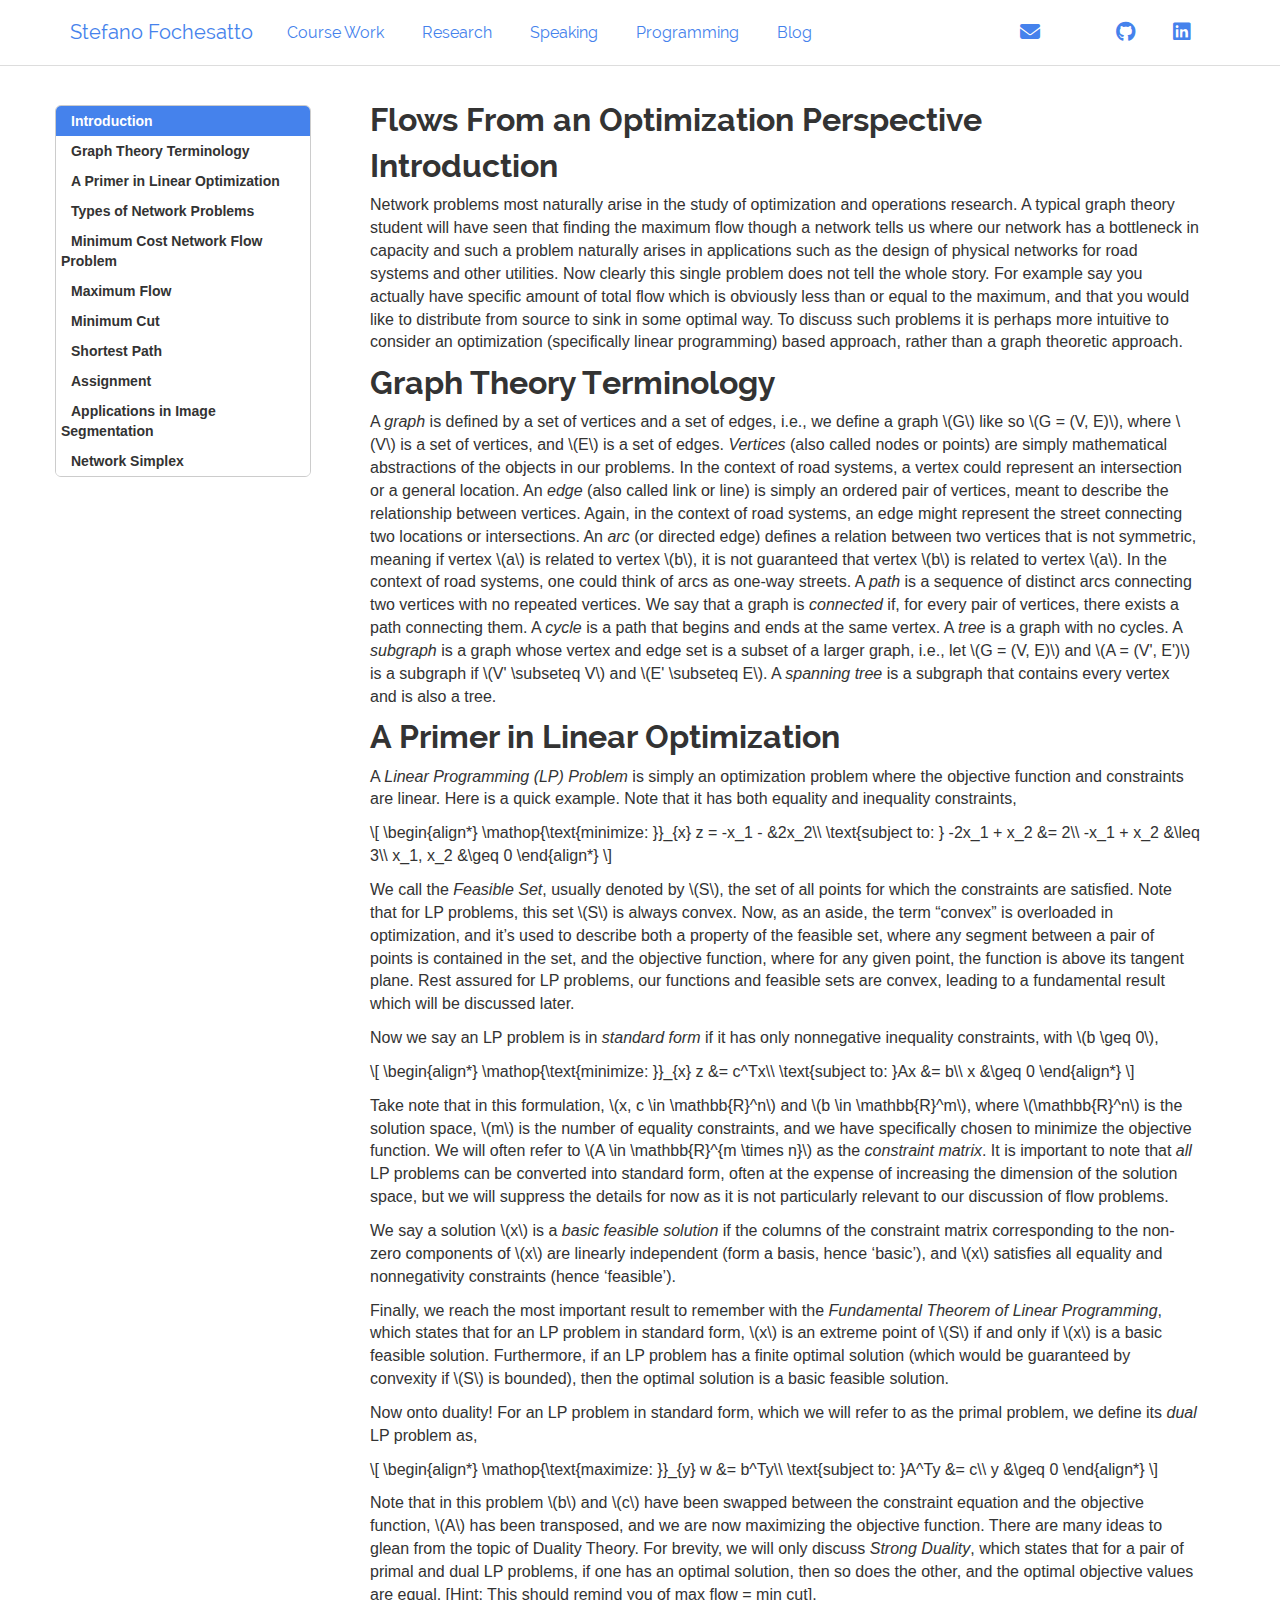
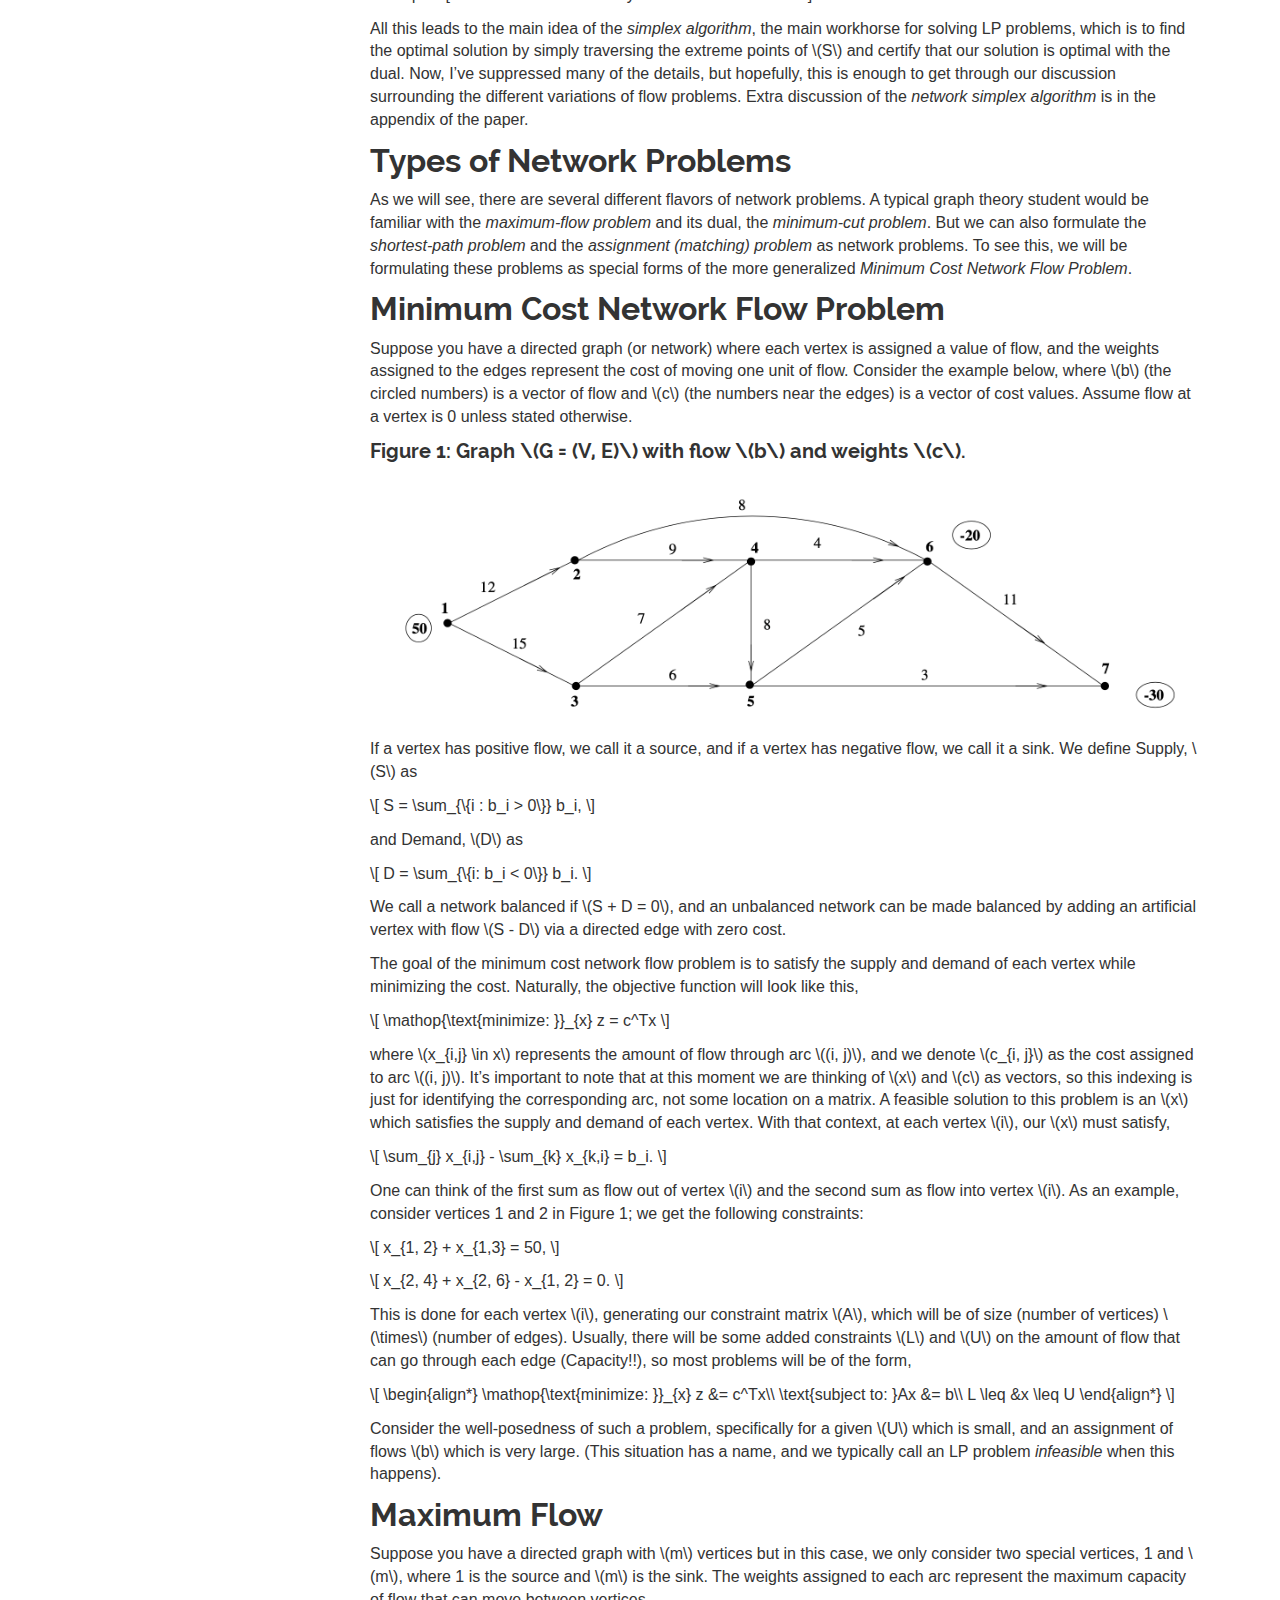
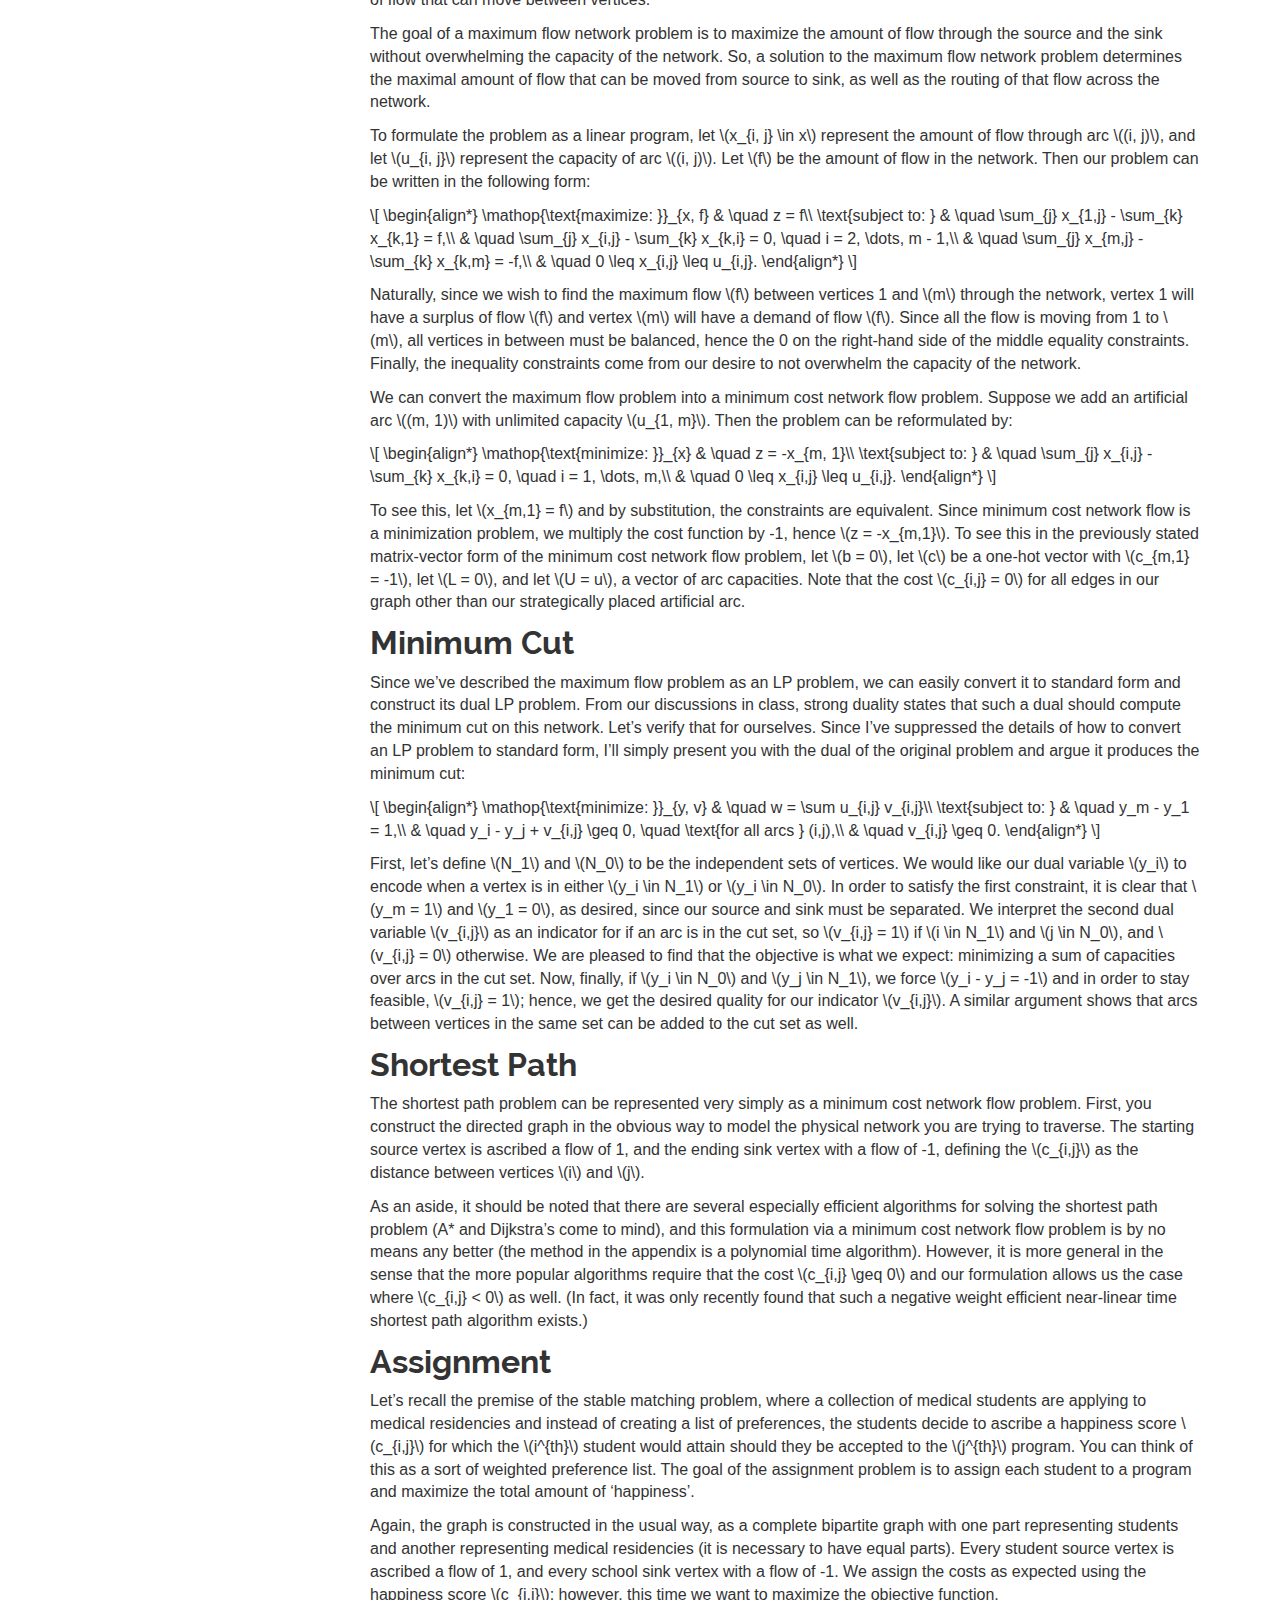
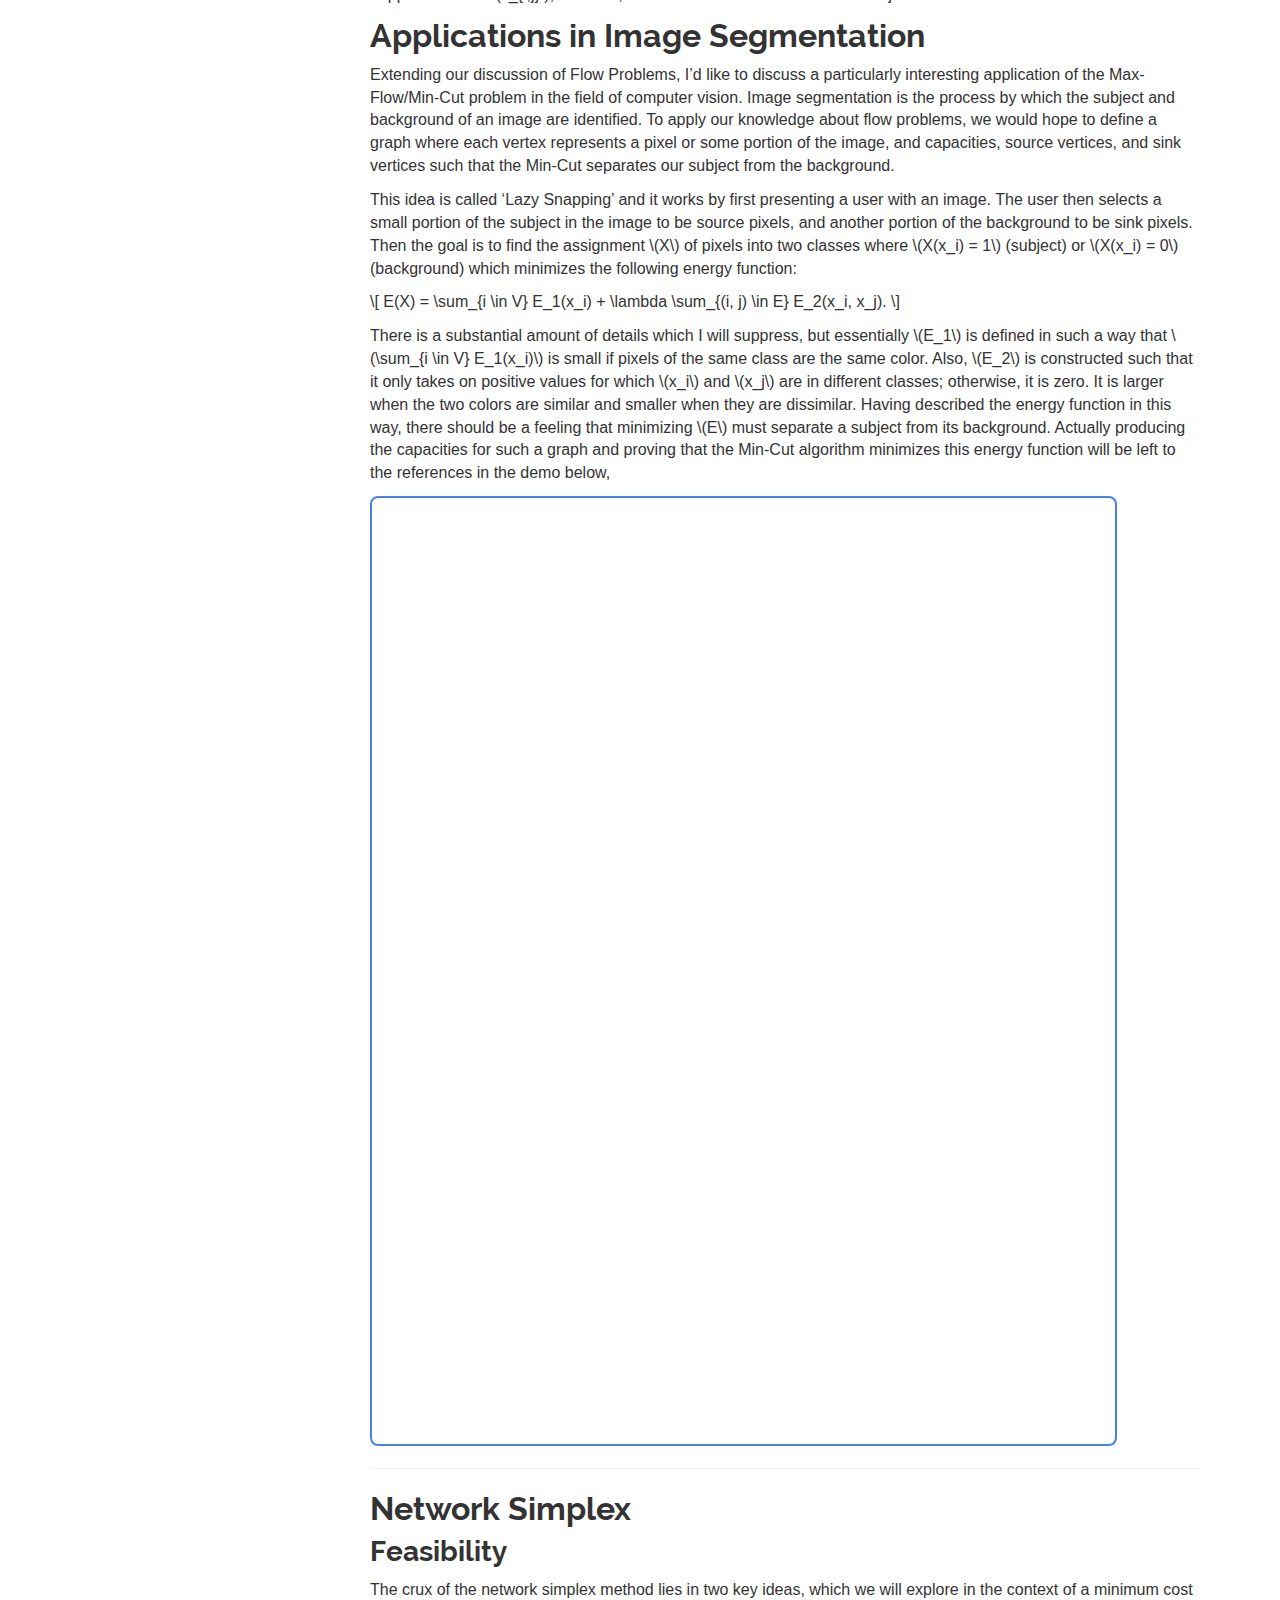
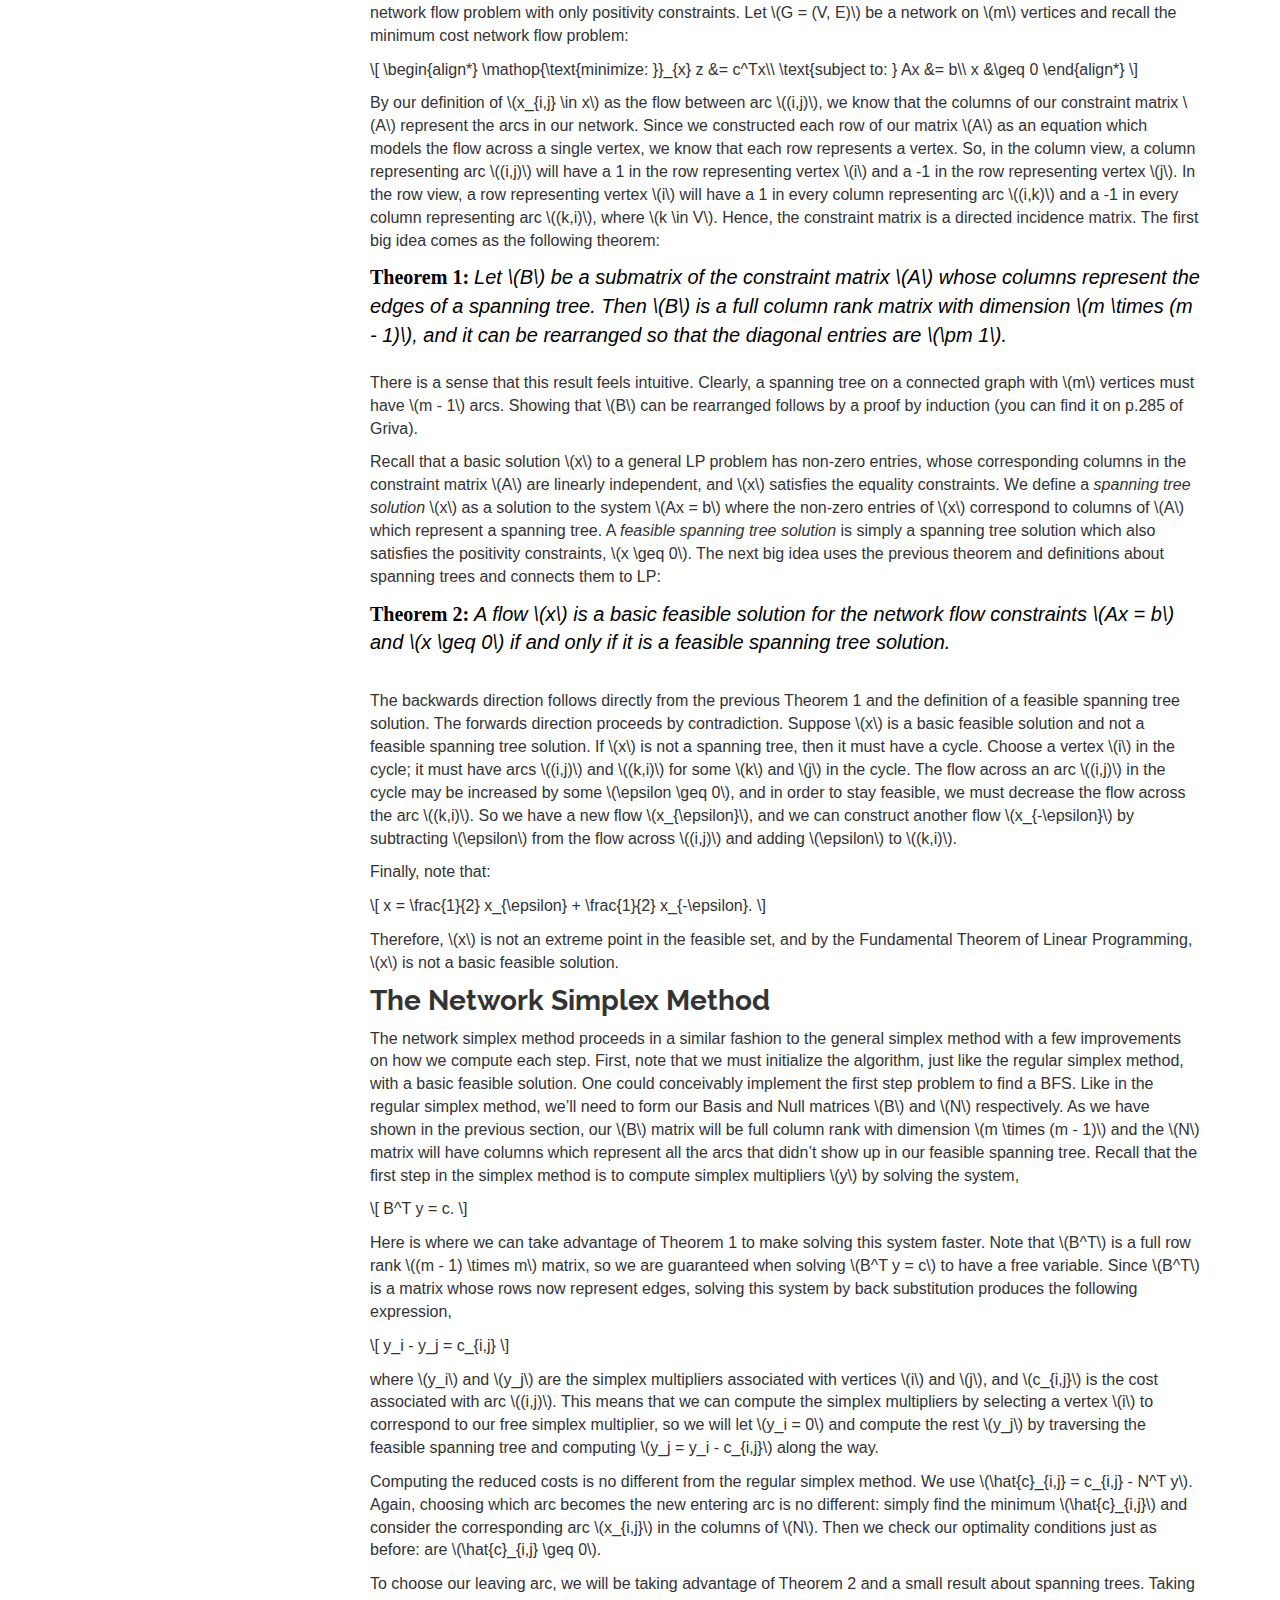
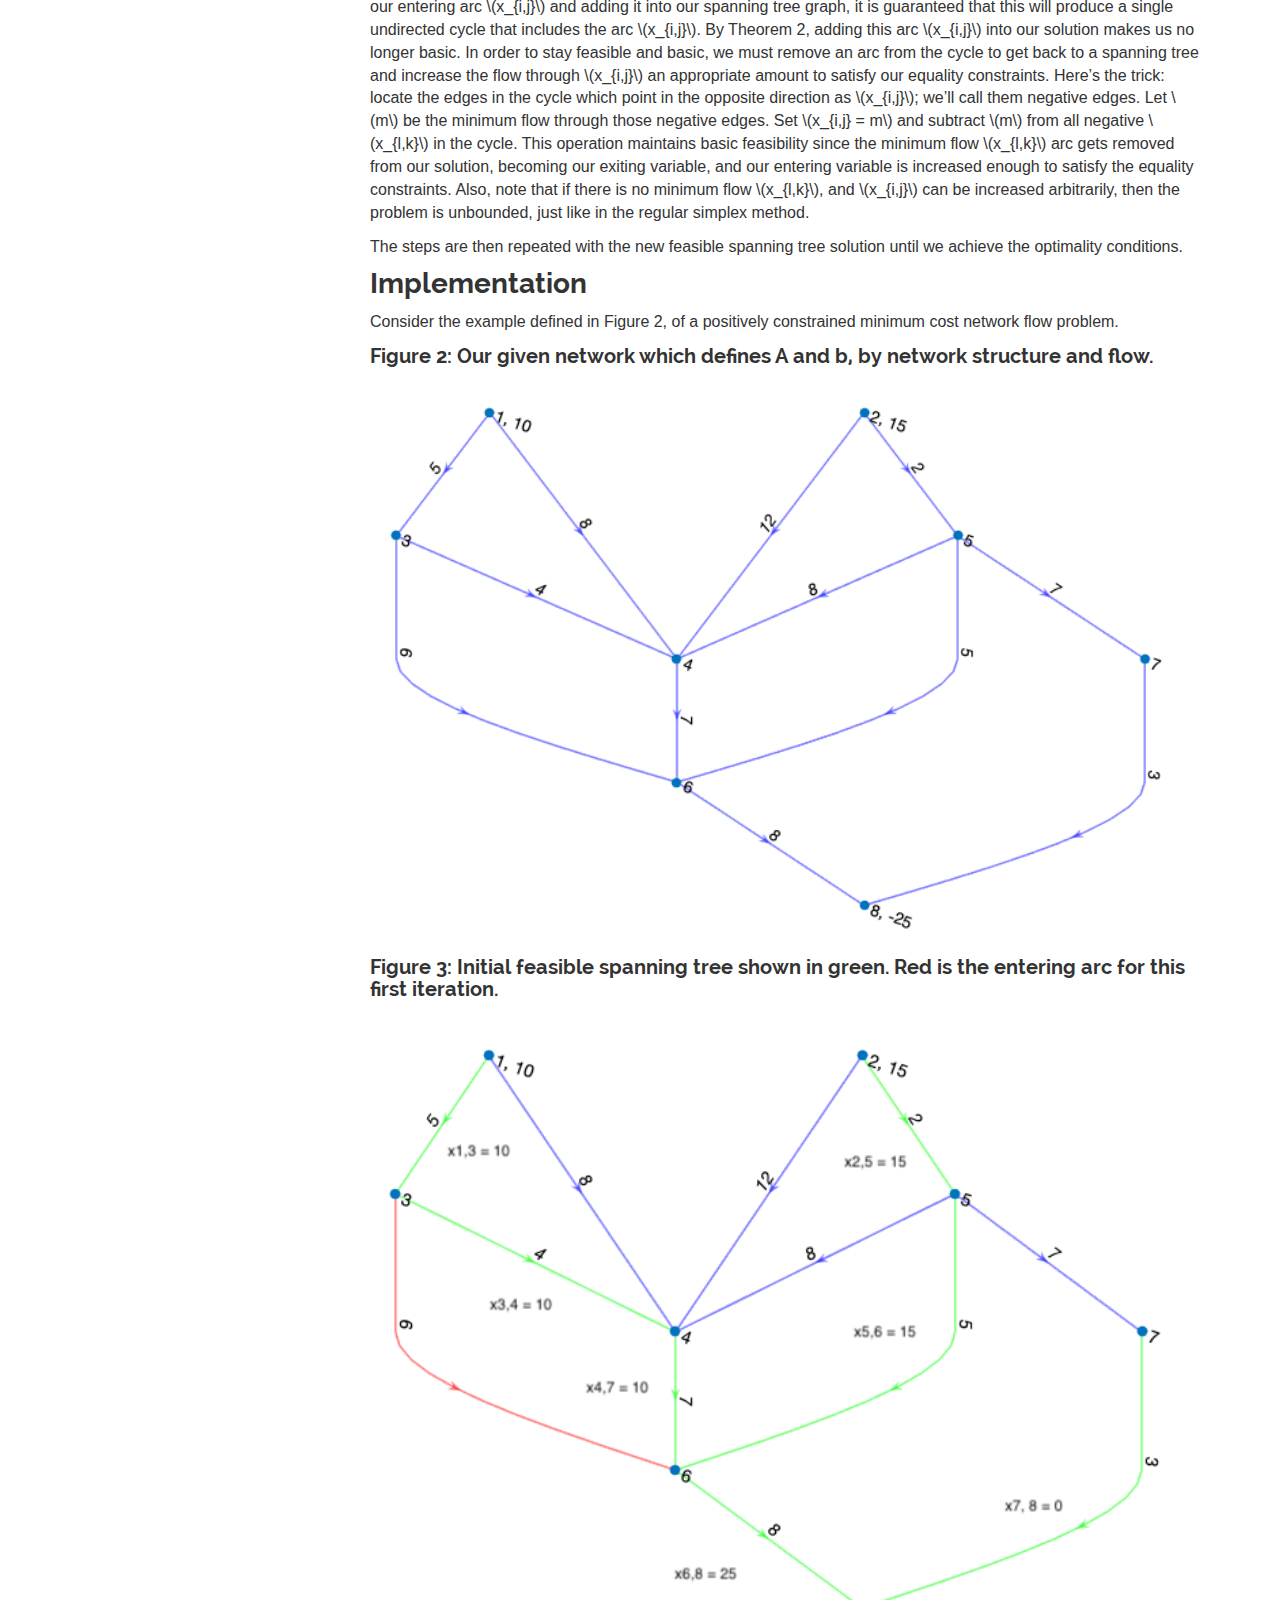
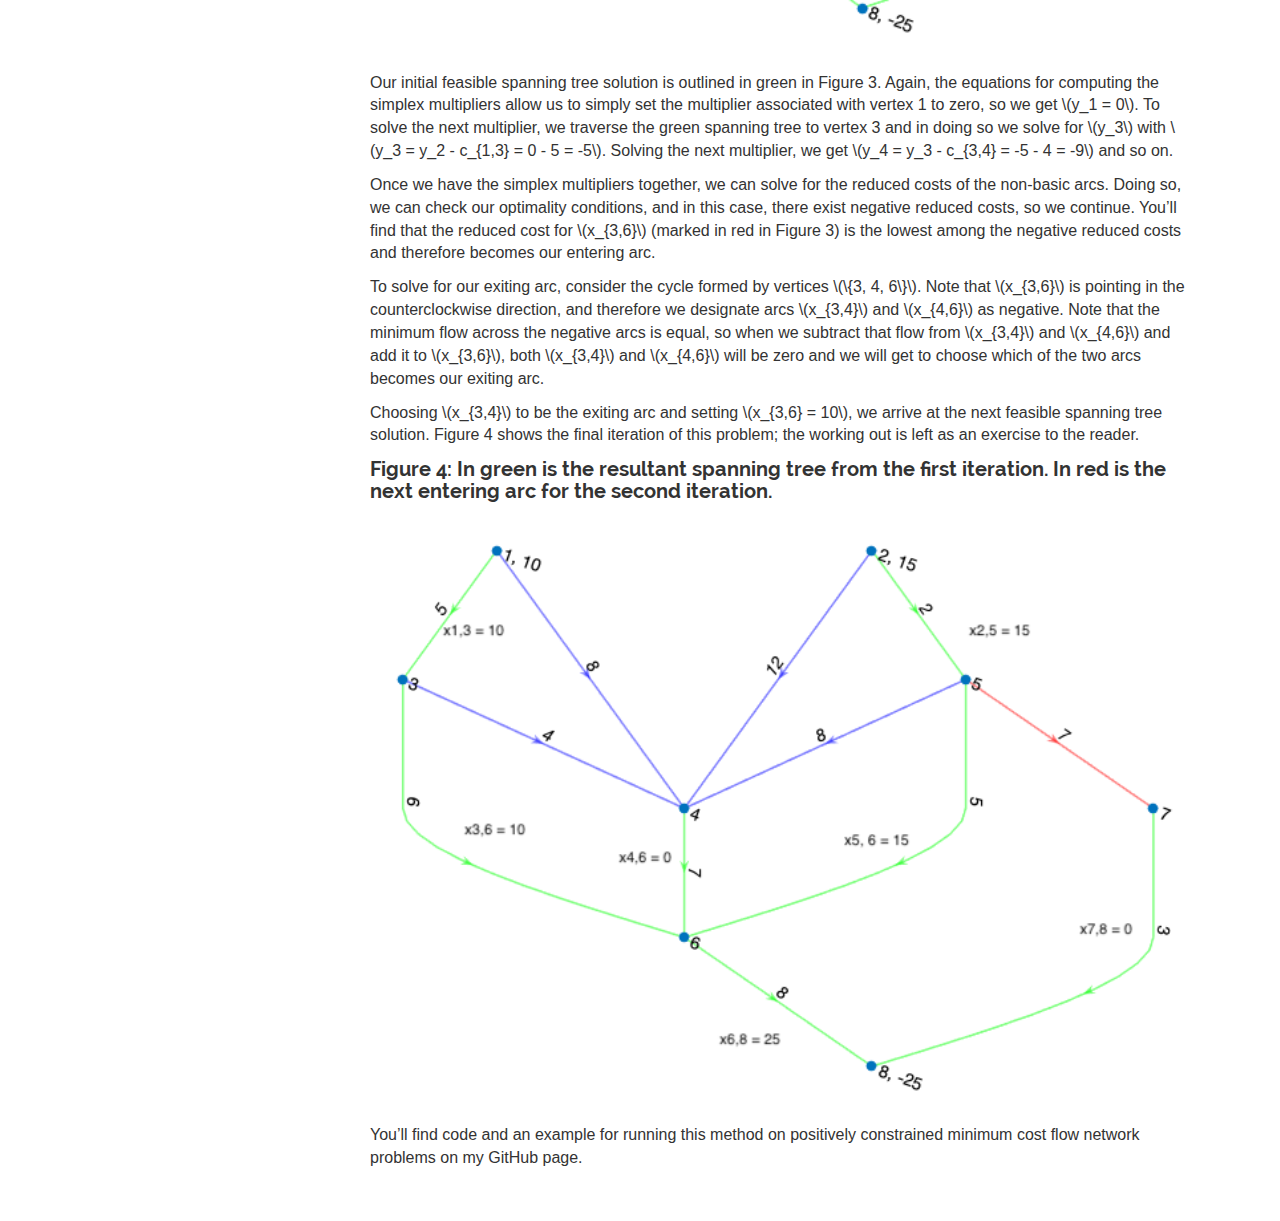
<file: FlowsOptim.html>
<!DOCTYPE html>

<html>

<head>

<meta charset="utf-8" />
<meta name="generator" content="pandoc" />
<meta http-equiv="X-UA-Compatible" content="IE=EDGE" />




<title>Flows From an Optimization Perspective</title>

<script src="site_libs/header-attrs-2.29/header-attrs.js"></script>
<script src="site_libs/jquery-3.6.0/jquery-3.6.0.min.js"></script>
<meta name="viewport" content="width=device-width, initial-scale=1" />
<link href="site_libs/bootstrap-3.3.5/css/readable.min.css" rel="stylesheet" />
<script src="site_libs/bootstrap-3.3.5/js/bootstrap.min.js"></script>
<script src="site_libs/bootstrap-3.3.5/shim/html5shiv.min.js"></script>
<script src="site_libs/bootstrap-3.3.5/shim/respond.min.js"></script>
<style>h1 {font-size: 34px;}
       h1.title {font-size: 38px;}
       h2 {font-size: 30px;}
       h3 {font-size: 24px;}
       h4 {font-size: 18px;}
       h5 {font-size: 16px;}
       h6 {font-size: 12px;}
       code {color: inherit; background-color: rgba(0, 0, 0, 0.04);}
       pre:not([class]) { background-color: white }</style>
<script src="site_libs/jqueryui-1.13.2/jquery-ui.min.js"></script>
<link href="site_libs/tocify-1.9.1/jquery.tocify.css" rel="stylesheet" />
<script src="site_libs/tocify-1.9.1/jquery.tocify.js"></script>
<script src="site_libs/navigation-1.1/tabsets.js"></script>
<link href="site_libs/highlightjs-9.12.0/default.css" rel="stylesheet" />
<script src="site_libs/highlightjs-9.12.0/highlight.js"></script>
<link href="site_libs/font-awesome-6.5.2/css/all.min.css" rel="stylesheet" />
<link href="site_libs/font-awesome-6.5.2/css/v4-shims.min.css" rel="stylesheet" />

<style type="text/css">
  code{white-space: pre-wrap;}
  span.smallcaps{font-variant: small-caps;}
  span.underline{text-decoration: underline;}
  div.column{display: inline-block; vertical-align: top; width: 50%;}
  div.hanging-indent{margin-left: 1.5em; text-indent: -1.5em;}
  ul.task-list{list-style: none;}
    </style>

<style type="text/css">code{white-space: pre;}</style>
<script type="text/javascript">
if (window.hljs) {
  hljs.configure({languages: []});
  hljs.initHighlightingOnLoad();
  if (document.readyState && document.readyState === "complete") {
    window.setTimeout(function() { hljs.initHighlighting(); }, 0);
  }
}
</script>






<link rel="stylesheet" href="styles.css" type="text/css" />



<style type = "text/css">
.main-container {
  max-width: 940px;
  margin-left: auto;
  margin-right: auto;
}
img {
  max-width:100%;
}
.tabbed-pane {
  padding-top: 12px;
}
.html-widget {
  margin-bottom: 20px;
}
button.code-folding-btn:focus {
  outline: none;
}
summary {
  display: list-item;
}
details > summary > p:only-child {
  display: inline;
}
pre code {
  padding: 0;
}
</style>


<style type="text/css">
.dropdown-submenu {
  position: relative;
}
.dropdown-submenu>.dropdown-menu {
  top: 0;
  left: 100%;
  margin-top: -6px;
  margin-left: -1px;
  border-radius: 0 6px 6px 6px;
}
.dropdown-submenu:hover>.dropdown-menu {
  display: block;
}
.dropdown-submenu>a:after {
  display: block;
  content: " ";
  float: right;
  width: 0;
  height: 0;
  border-color: transparent;
  border-style: solid;
  border-width: 5px 0 5px 5px;
  border-left-color: #cccccc;
  margin-top: 5px;
  margin-right: -10px;
}
.dropdown-submenu:hover>a:after {
  border-left-color: #adb5bd;
}
.dropdown-submenu.pull-left {
  float: none;
}
.dropdown-submenu.pull-left>.dropdown-menu {
  left: -100%;
  margin-left: 10px;
  border-radius: 6px 0 6px 6px;
}
</style>

<script type="text/javascript">
// manage active state of menu based on current page
$(document).ready(function () {
  // active menu anchor
  href = window.location.pathname
  href = href.substr(href.lastIndexOf('/') + 1)
  if (href === "")
    href = "index.html";
  var menuAnchor = $('a[href="' + href + '"]');

  // mark the anchor link active (and if it's in a dropdown, also mark that active)
  var dropdown = menuAnchor.closest('li.dropdown');
  if (window.bootstrap) { // Bootstrap 4+
    menuAnchor.addClass('active');
    dropdown.find('> .dropdown-toggle').addClass('active');
  } else { // Bootstrap 3
    menuAnchor.parent().addClass('active');
    dropdown.addClass('active');
  }

  // Navbar adjustments
  var navHeight = $(".navbar").first().height() + 15;
  var style = document.createElement('style');
  var pt = "padding-top: " + navHeight + "px; ";
  var mt = "margin-top: -" + navHeight + "px; ";
  var css = "";
  // offset scroll position for anchor links (for fixed navbar)
  for (var i = 1; i <= 6; i++) {
    css += ".section h" + i + "{ " + pt + mt + "}\n";
  }
  style.innerHTML = "body {" + pt + "padding-bottom: 40px; }\n" + css;
  document.head.appendChild(style);
});
</script>

<!-- tabsets -->

<style type="text/css">
.tabset-dropdown > .nav-tabs {
  display: inline-table;
  max-height: 500px;
  min-height: 44px;
  overflow-y: auto;
  border: 1px solid #ddd;
  border-radius: 4px;
}

.tabset-dropdown > .nav-tabs > li.active:before, .tabset-dropdown > .nav-tabs.nav-tabs-open:before {
  content: "\e259";
  font-family: 'Glyphicons Halflings';
  display: inline-block;
  padding: 10px;
  border-right: 1px solid #ddd;
}

.tabset-dropdown > .nav-tabs.nav-tabs-open > li.active:before {
  content: "\e258";
  font-family: 'Glyphicons Halflings';
  border: none;
}

.tabset-dropdown > .nav-tabs > li.active {
  display: block;
}

.tabset-dropdown > .nav-tabs > li > a,
.tabset-dropdown > .nav-tabs > li > a:focus,
.tabset-dropdown > .nav-tabs > li > a:hover {
  border: none;
  display: inline-block;
  border-radius: 4px;
  background-color: transparent;
}

.tabset-dropdown > .nav-tabs.nav-tabs-open > li {
  display: block;
  float: none;
}

.tabset-dropdown > .nav-tabs > li {
  display: none;
}
</style>

<!-- code folding -->



<style type="text/css">

#section-TOC {
  margin: 25px 0px 20px 0px;
}
@media (max-width: 768px) {
#section-TOC {
  position: relative;
  width: 100%;
}
}

@media print {
.toc-content {
  /* see https://github.com/w3c/csswg-drafts/issues/4434 */
  float: right;
}
}

.toc-content {
  padding-left: 30px;
  padding-right: 40px;
}

div.main-container {
  max-width: 1200px;
}

div.tocify {
  width: 20%;
  max-width: 260px;
  max-height: 85%;
}

@media (min-width: 768px) and (max-width: 991px) {
  div.tocify {
    width: 25%;
  }
}

@media (max-width: 767px) {
  div.tocify {
    width: 100%;
    max-width: none;
  }
}

.tocify ul, .tocify li {
  line-height: 20px;
}

.tocify-subheader .tocify-item {
  font-size: 0.90em;
}

.tocify .list-group-item {
  border-radius: 0px;
}


</style>



</head>

<body>


<div class="container-fluid main-container">


<!-- setup 3col/9col grid for toc_float and main content  -->
<div class="row">
<div class="col-xs-12 col-sm-4 col-md-3">
<div id="section-TOC" class="tocify">
</div>
</div>

<div class="toc-content col-xs-12 col-sm-8 col-md-9">




<div class="navbar navbar-default  navbar-fixed-top" role="navigation">
  <div class="container">
    <div class="navbar-header">
      <button type="button" class="navbar-toggle collapsed" data-toggle="collapse" data-bs-toggle="collapse" data-target="#navbar" data-bs-target="#navbar">
        <span class="icon-bar"></span>
        <span class="icon-bar"></span>
        <span class="icon-bar"></span>
      </button>
      <a class="navbar-brand" href="index.html">Stefano Fochesatto</a>
    </div>
    <div id="navbar" class="navbar-collapse collapse">
      <ul class="nav navbar-nav">
        <li>
  <a href="course.html">Course Work</a>
</li>
<li>
  <a href="research.html">Research</a>
</li>
<li>
  <a href="talks.html">Speaking</a>
</li>
<li>
  <a href="software.html">Programming</a>
</li>
<li>
  <a href="blog.html">Blog</a>
</li>
      </ul>
      <ul class="nav navbar-nav navbar-right">
        <li>
  <a href="contact.html">
    <span class="fa fa-envelope fa-lg"></span>
     
  </a>
</li>
<li>
  <a href="./files/Stefano_Resume.pdf">
    <span class="ai ai-cv ai-lg"></span>
     
  </a>
</li>
<li>
  <a href="http://github.com/StefanoFochesatto">
    <span class="fab fa-github fa-lg"></span>
     
  </a>
</li>
<li>
  <a href="https://www.linkedin.com/in/stefano-fochesatto-076447213/">
    <span class="fab fa-linkedin fa-lg"></span>
     
  </a>
</li>
      </ul>
    </div><!--/.nav-collapse -->
  </div><!--/.container -->
</div><!--/.navbar -->

<div id="section-header">



<h1 class="title toc-ignore">Flows From an Optimization Perspective</h1>

</div>


<style>
.theorem {
  display: block;
  font-style: italic;
  font-size: 20px;
  font-family: "Times New Roman";
  color: black;
}
.theorem::before {
  content: "Theorem. ";
  font-weight: bold;
  font-style: normal;
}
.theorem[text]::before {
  content: "" attr(text) "";
}
.theorem p {
  display: inline;
}
</style>
<div id="section-introduction" class="section level1">
<h1>Introduction</h1>
<p>Network problems most naturally arise in the study of optimization
and operations research. A typical graph theory student will have seen
that finding the maximum flow though a network tells us where our
network has a bottleneck in capacity and such a problem naturally arises
in applications such as the design of physical networks for road systems
and other utilities. Now clearly this single problem does not tell the
whole story. For example say you actually have specific amount of total
flow which is obviously less than or equal to the maximum, and that you
would like to distribute from source to sink in some optimal way. To
discuss such problems it is perhaps more intuitive to consider an
optimization (specifically linear programming) based approach, rather
than a graph theoretic approach.</p>
</div>
<div id="section-graph-theory-terminology" class="section level1">
<h1>Graph Theory Terminology</h1>
<p>A <em>graph</em> is defined by a set of vertices and a set of edges,
i.e., we define a graph <span class="math inline">\(G\)</span> like so
<span class="math inline">\(G = (V, E)\)</span>, where <span
class="math inline">\(V\)</span> is a set of vertices, and <span
class="math inline">\(E\)</span> is a set of edges. <em>Vertices</em>
(also called nodes or points) are simply mathematical abstractions of
the objects in our problems. In the context of road systems, a vertex
could represent an intersection or a general location. An <em>edge</em>
(also called link or line) is simply an ordered pair of vertices, meant
to describe the relationship between vertices. Again, in the context of
road systems, an edge might represent the street connecting two
locations or intersections. An <em>arc</em> (or directed edge) defines a
relation between two vertices that is not symmetric, meaning if vertex
<span class="math inline">\(a\)</span> is related to vertex <span
class="math inline">\(b\)</span>, it is not guaranteed that vertex <span
class="math inline">\(b\)</span> is related to vertex <span
class="math inline">\(a\)</span>. In the context of road systems, one
could think of arcs as one-way streets. A <em>path</em> is a sequence of
distinct arcs connecting two vertices with no repeated vertices. We say
that a graph is <em>connected</em> if, for every pair of vertices, there
exists a path connecting them. A <em>cycle</em> is a path that begins
and ends at the same vertex. A <em>tree</em> is a graph with no cycles.
A <em>subgraph</em> is a graph whose vertex and edge set is a subset of
a larger graph, i.e., let <span class="math inline">\(G = (V,
E)\)</span> and <span class="math inline">\(A = (V&#39;,
E&#39;)\)</span> is a subgraph if <span class="math inline">\(V&#39;
\subseteq V\)</span> and <span class="math inline">\(E&#39; \subseteq
E\)</span>. A <em>spanning tree</em> is a subgraph that contains every
vertex and is also a tree.</p>
</div>
<div id="section-a-primer-in-linear-optimization"
class="section level1">
<h1>A Primer in Linear Optimization</h1>
<p>A <em>Linear Programming (LP) Problem</em> is simply an optimization
problem where the objective function and constraints are linear. Here is
a quick example. Note that it has both equality and inequality
constraints,</p>
<p><span class="math display">\[
\begin{align*}
\mathop{\text{minimize: }}_{x} z = -x_1 - &amp;2x_2\\
\text{subject to: } -2x_1 + x_2 &amp;= 2\\
-x_1 + x_2 &amp;\leq 3\\
x_1, x_2 &amp;\geq 0
\end{align*}
\]</span></p>
<p>We call the <em>Feasible Set</em>, usually denoted by <span
class="math inline">\(S\)</span>, the set of all points for which the
constraints are satisfied. Note that for LP problems, this set <span
class="math inline">\(S\)</span> is always convex. Now, as an aside, the
term “convex” is overloaded in optimization, and it’s used to describe
both a property of the feasible set, where any segment between a pair of
points is contained in the set, and the objective function, where for
any given point, the function is above its tangent plane. Rest assured
for LP problems, our functions and feasible sets are convex, leading to
a fundamental result which will be discussed later.</p>
<p>Now we say an LP problem is in <em>standard form</em> if it has only
nonnegative inequality constraints, with <span class="math inline">\(b
\geq 0\)</span>,</p>
<p><span class="math display">\[
\begin{align*}
\mathop{\text{minimize: }}_{x} z &amp;= c^Tx\\
\text{subject to: }Ax &amp;= b\\
x &amp;\geq 0
\end{align*}
\]</span></p>
<p>Take note that in this formulation, <span class="math inline">\(x, c
\in \mathbb{R}^n\)</span> and <span class="math inline">\(b \in
\mathbb{R}^m\)</span>, where <span
class="math inline">\(\mathbb{R}^n\)</span> is the solution space, <span
class="math inline">\(m\)</span> is the number of equality constraints,
and we have specifically chosen to minimize the objective function. We
will often refer to <span class="math inline">\(A \in \mathbb{R}^{m
\times n}\)</span> as the <em>constraint matrix</em>. It is important to
note that <em>all</em> LP problems can be converted into standard form,
often at the expense of increasing the dimension of the solution space,
but we will suppress the details for now as it is not particularly
relevant to our discussion of flow problems.</p>
<p>We say a solution <span class="math inline">\(x\)</span> is a
<em>basic feasible solution</em> if the columns of the constraint matrix
corresponding to the non-zero components of <span
class="math inline">\(x\)</span> are linearly independent (form a basis,
hence ‘basic’), and <span class="math inline">\(x\)</span> satisfies all
equality and nonnegativity constraints (hence ‘feasible’).</p>
<p>Finally, we reach the most important result to remember with the
<em>Fundamental Theorem of Linear Programming</em>, which states that
for an LP problem in standard form, <span
class="math inline">\(x\)</span> is an extreme point of <span
class="math inline">\(S\)</span> if and only if <span
class="math inline">\(x\)</span> is a basic feasible solution.
Furthermore, if an LP problem has a finite optimal solution (which would
be guaranteed by convexity if <span class="math inline">\(S\)</span> is
bounded), then the optimal solution is a basic feasible solution.</p>
<p>Now onto duality! For an LP problem in standard form, which we will
refer to as the primal problem, we define its <em>dual</em> LP problem
as,</p>
<p><span class="math display">\[
\begin{align*}
\mathop{\text{maximize: }}_{y} w &amp;= b^Ty\\
\text{subject to: }A^Ty &amp;= c\\
y &amp;\geq 0
\end{align*}
\]</span></p>
<p>Note that in this problem <span class="math inline">\(b\)</span> and
<span class="math inline">\(c\)</span> have been swapped between the
constraint equation and the objective function, <span
class="math inline">\(A\)</span> has been transposed, and we are now
maximizing the objective function. There are many ideas to glean from
the topic of Duality Theory. For brevity, we will only discuss
<em>Strong Duality</em>, which states that for a pair of primal and dual
LP problems, if one has an optimal solution, then so does the other, and
the optimal objective values are equal. [Hint: This should remind you of
max flow = min cut].</p>
<p>All this leads to the main idea of the <em>simplex algorithm</em>,
the main workhorse for solving LP problems, which is to find the optimal
solution by simply traversing the extreme points of <span
class="math inline">\(S\)</span> and certify that our solution is
optimal with the dual. Now, I’ve suppressed many of the details, but
hopefully, this is enough to get through our discussion surrounding the
different variations of flow problems. Extra discussion of the
<em>network simplex algorithm</em> is in the appendix of the paper.</p>
</div>
<div id="section-types-of-network-problems" class="section level1">
<h1>Types of Network Problems</h1>
<p>As we will see, there are several different flavors of network
problems. A typical graph theory student would be familiar with the
<em>maximum-flow problem</em> and its dual, the <em>minimum-cut
problem</em>. But we can also formulate the <em>shortest-path
problem</em> and the <em>assignment (matching) problem</em> as network
problems. To see this, we will be formulating these problems as special
forms of the more generalized <em>Minimum Cost Network Flow
Problem</em>.</p>
</div>
<div id="section-minimum-cost-network-flow-problem"
class="section level1">
<h1>Minimum Cost Network Flow Problem</h1>
<p>Suppose you have a directed graph (or network) where each vertex is
assigned a value of flow, and the weights assigned to the edges
represent the cost of moving one unit of flow. Consider the example
below, where <span class="math inline">\(b\)</span> (the circled
numbers) is a vector of flow and <span class="math inline">\(c\)</span>
(the numbers near the edges) is a vector of cost values. Assume flow at
a vertex is 0 unless stated otherwise.</p>
<div id="section-figure-1-graph-g-v-e-with-flow-b-and-weights-c."
class="section level4">
<h4>Figure 1: Graph <span class="math inline">\(G = (V, E)\)</span> with
flow <span class="math inline">\(b\)</span> and weights <span
class="math inline">\(c\)</span>.</h4>
<p><img src="FlowsProjectImages/SampleNetwork.png" style="width:100%" align="center"/></p>
<p>If a vertex has positive flow, we call it a source, and if a vertex
has negative flow, we call it a sink. We define Supply, <span
class="math inline">\(S\)</span> as</p>
<p><span class="math display">\[
S = \sum_{\{i : b_i &gt; 0\}} b_i,
\]</span></p>
<p>and Demand, <span class="math inline">\(D\)</span> as</p>
<p><span class="math display">\[
D = \sum_{\{i: b_i &lt; 0\}} b_i.
\]</span></p>
<p>We call a network balanced if <span class="math inline">\(S + D =
0\)</span>, and an unbalanced network can be made balanced by adding an
artificial vertex with flow <span class="math inline">\(S - D\)</span>
via a directed edge with zero cost.</p>
<p>The goal of the minimum cost network flow problem is to satisfy the
supply and demand of each vertex while minimizing the cost. Naturally,
the objective function will look like this,</p>
<p><span class="math display">\[
\mathop{\text{minimize: }}_{x} z = c^Tx
\]</span></p>
<p>where <span class="math inline">\(x_{i,j} \in x\)</span> represents
the amount of flow through arc <span class="math inline">\((i,
j)\)</span>, and we denote <span class="math inline">\(c_{i, j}\)</span>
as the cost assigned to arc <span class="math inline">\((i, j)\)</span>.
It’s important to note that at this moment we are thinking of <span
class="math inline">\(x\)</span> and <span
class="math inline">\(c\)</span> as vectors, so this indexing is just
for identifying the corresponding arc, not some location on a matrix. A
feasible solution to this problem is an <span
class="math inline">\(x\)</span> which satisfies the supply and demand
of each vertex. With that context, at each vertex <span
class="math inline">\(i\)</span>, our <span
class="math inline">\(x\)</span> must satisfy,</p>
<p><span class="math display">\[
\sum_{j} x_{i,j} - \sum_{k} x_{k,i} = b_i.
\]</span></p>
<p>One can think of the first sum as flow out of vertex <span
class="math inline">\(i\)</span> and the second sum as flow into vertex
<span class="math inline">\(i\)</span>. As an example, consider vertices
1 and 2 in Figure 1; we get the following constraints:</p>
<p><span class="math display">\[
x_{1, 2} + x_{1,3} = 50,
\]</span></p>
<p><span class="math display">\[
x_{2, 4} + x_{2, 6} - x_{1, 2} = 0.
\]</span></p>
<p>This is done for each vertex <span class="math inline">\(i\)</span>,
generating our constraint matrix <span class="math inline">\(A\)</span>,
which will be of size (number of vertices) <span
class="math inline">\(\times\)</span> (number of edges). Usually, there
will be some added constraints <span class="math inline">\(L\)</span>
and <span class="math inline">\(U\)</span> on the amount of flow that
can go through each edge (Capacity!!), so most problems will be of the
form,</p>
<p><span class="math display">\[
\begin{align*}
\mathop{\text{minimize: }}_{x} z &amp;= c^Tx\\
\text{subject to: }Ax &amp;= b\\
L \leq &amp;x \leq U
\end{align*}
\]</span></p>
<p>Consider the well-posedness of such a problem, specifically for a
given <span class="math inline">\(U\)</span> which is small, and an
assignment of flows <span class="math inline">\(b\)</span> which is very
large. (This situation has a name, and we typically call an LP problem
<em>infeasible</em> when this happens).</p>
</div>
</div>
<div id="section-maximum-flow" class="section level1">
<h1>Maximum Flow</h1>
<p>Suppose you have a directed graph with <span
class="math inline">\(m\)</span> vertices but in this case, we only
consider two special vertices, 1 and <span
class="math inline">\(m\)</span>, where 1 is the source and <span
class="math inline">\(m\)</span> is the sink. The weights assigned to
each arc represent the maximum capacity of flow that can move between
vertices.</p>
<p>The goal of a maximum flow network problem is to maximize the amount
of flow through the source and the sink without overwhelming the
capacity of the network. So, a solution to the maximum flow network
problem determines the maximal amount of flow that can be moved from
source to sink, as well as the routing of that flow across the
network.</p>
<p>To formulate the problem as a linear program, let <span
class="math inline">\(x_{i, j} \in x\)</span> represent the amount of
flow through arc <span class="math inline">\((i, j)\)</span>, and let
<span class="math inline">\(u_{i, j}\)</span> represent the capacity of
arc <span class="math inline">\((i, j)\)</span>. Let <span
class="math inline">\(f\)</span> be the amount of flow in the network.
Then our problem can be written in the following form:</p>
<p><span class="math display">\[
\begin{align*}
\mathop{\text{maximize: }}_{x, f} &amp; \quad z = f\\
\text{subject to: } &amp; \quad \sum_{j} x_{1,j} - \sum_{k} x_{k,1} =
f,\\
&amp; \quad \sum_{j} x_{i,j} - \sum_{k} x_{k,i} = 0, \quad i = 2, \dots,
m - 1,\\
&amp; \quad \sum_{j} x_{m,j} - \sum_{k} x_{k,m} = -f,\\
&amp; \quad 0 \leq x_{i,j} \leq u_{i,j}.
\end{align*}
\]</span></p>
<p>Naturally, since we wish to find the maximum flow <span
class="math inline">\(f\)</span> between vertices 1 and <span
class="math inline">\(m\)</span> through the network, vertex 1 will have
a surplus of flow <span class="math inline">\(f\)</span> and vertex
<span class="math inline">\(m\)</span> will have a demand of flow <span
class="math inline">\(f\)</span>. Since all the flow is moving from 1 to
<span class="math inline">\(m\)</span>, all vertices in between must be
balanced, hence the 0 on the right-hand side of the middle equality
constraints. Finally, the inequality constraints come from our desire to
not overwhelm the capacity of the network.</p>
<p>We can convert the maximum flow problem into a minimum cost network
flow problem. Suppose we add an artificial arc <span
class="math inline">\((m, 1)\)</span> with unlimited capacity <span
class="math inline">\(u_{1, m}\)</span>. Then the problem can be
reformulated by:</p>
<p><span class="math display">\[
\begin{align*}
\mathop{\text{minimize: }}_{x} &amp; \quad z = -x_{m, 1}\\
\text{subject to: } &amp; \quad \sum_{j} x_{i,j} - \sum_{k} x_{k,i} = 0,
\quad i = 1, \dots, m,\\
&amp; \quad 0 \leq x_{i,j} \leq u_{i,j}.
\end{align*}
\]</span></p>
<p>To see this, let <span class="math inline">\(x_{m,1} = f\)</span> and
by substitution, the constraints are equivalent. Since minimum cost
network flow is a minimization problem, we multiply the cost function by
-1, hence <span class="math inline">\(z = -x_{m,1}\)</span>. To see this
in the previously stated matrix-vector form of the minimum cost network
flow problem, let <span class="math inline">\(b = 0\)</span>, let <span
class="math inline">\(c\)</span> be a one-hot vector with <span
class="math inline">\(c_{m,1} = -1\)</span>, let <span
class="math inline">\(L = 0\)</span>, and let <span
class="math inline">\(U = u\)</span>, a vector of arc capacities. Note
that the cost <span class="math inline">\(c_{i,j} = 0\)</span> for all
edges in our graph other than our strategically placed artificial
arc.</p>
</div>
<div id="section-minimum-cut" class="section level1">
<h1>Minimum Cut</h1>
<p>Since we’ve described the maximum flow problem as an LP problem, we
can easily convert it to standard form and construct its dual LP
problem. From our discussions in class, strong duality states that such
a dual should compute the minimum cut on this network. Let’s verify that
for ourselves. Since I’ve suppressed the details of how to convert an LP
problem to standard form, I’ll simply present you with the dual of the
original problem and argue it produces the minimum cut:</p>
<p><span class="math display">\[
\begin{align*}
\mathop{\text{minimize: }}_{y, v} &amp; \quad w = \sum u_{i,j} v_{i,j}\\
\text{subject to: } &amp; \quad y_m - y_1 = 1,\\
&amp; \quad y_i - y_j + v_{i,j} \geq 0, \quad \text{for all arcs }
(i,j),\\
&amp; \quad v_{i,j} \geq 0.
\end{align*}
\]</span></p>
<p>First, let’s define <span class="math inline">\(N_1\)</span> and
<span class="math inline">\(N_0\)</span> to be the independent sets of
vertices. We would like our dual variable <span
class="math inline">\(y_i\)</span> to encode when a vertex is in either
<span class="math inline">\(y_i \in N_1\)</span> or <span
class="math inline">\(y_i \in N_0\)</span>. In order to satisfy the
first constraint, it is clear that <span class="math inline">\(y_m =
1\)</span> and <span class="math inline">\(y_1 = 0\)</span>, as desired,
since our source and sink must be separated. We interpret the second
dual variable <span class="math inline">\(v_{i,j}\)</span> as an
indicator for if an arc is in the cut set, so <span
class="math inline">\(v_{i,j} = 1\)</span> if <span
class="math inline">\(i \in N_1\)</span> and <span
class="math inline">\(j \in N_0\)</span>, and <span
class="math inline">\(v_{i,j} = 0\)</span> otherwise. We are pleased to
find that the objective is what we expect: minimizing a sum of
capacities over arcs in the cut set. Now, finally, if <span
class="math inline">\(y_i \in N_0\)</span> and <span
class="math inline">\(y_j \in N_1\)</span>, we force <span
class="math inline">\(y_i - y_j = -1\)</span> and in order to stay
feasible, <span class="math inline">\(v_{i,j} = 1\)</span>; hence, we
get the desired quality for our indicator <span
class="math inline">\(v_{i,j}\)</span>. A similar argument shows that
arcs between vertices in the same set can be added to the cut set as
well.</p>
</div>
<div id="section-shortest-path" class="section level1">
<h1>Shortest Path</h1>
<p>The shortest path problem can be represented very simply as a minimum
cost network flow problem. First, you construct the directed graph in
the obvious way to model the physical network you are trying to
traverse. The starting source vertex is ascribed a flow of 1, and the
ending sink vertex with a flow of -1, defining the <span
class="math inline">\(c_{i,j}\)</span> as the distance between vertices
<span class="math inline">\(i\)</span> and <span
class="math inline">\(j\)</span>.</p>
<p>As an aside, it should be noted that there are several especially
efficient algorithms for solving the shortest path problem (A* and
Dijkstra’s come to mind), and this formulation via a minimum cost
network flow problem is by no means any better (the method in the
appendix is a polynomial time algorithm). However, it is more general in
the sense that the more popular algorithms require that the cost <span
class="math inline">\(c_{i,j} \geq 0\)</span> and our formulation allows
us the case where <span class="math inline">\(c_{i,j} &lt; 0\)</span> as
well. (In fact, it was only recently found that such a negative weight
efficient near-linear time shortest path algorithm exists.)</p>
</div>
<div id="section-assignment" class="section level1">
<h1>Assignment</h1>
<p>Let’s recall the premise of the stable matching problem, where a
collection of medical students are applying to medical residencies and
instead of creating a list of preferences, the students decide to
ascribe a happiness score <span class="math inline">\(c_{i,j}\)</span>
for which the <span class="math inline">\(i^{th}\)</span> student would
attain should they be accepted to the <span
class="math inline">\(j^{th}\)</span> program. You can think of this as
a sort of weighted preference list. The goal of the assignment problem
is to assign each student to a program and maximize the total amount of
‘happiness’.</p>
<p>Again, the graph is constructed in the usual way, as a complete
bipartite graph with one part representing students and another
representing medical residencies (it is necessary to have equal parts).
Every student source vertex is ascribed a flow of 1, and every school
sink vertex with a flow of -1. We assign the costs as expected using the
happiness score <span class="math inline">\(c_{i,j}\)</span>; however,
this time we want to maximize the objective function.</p>
</div>
<div id="section-applications-in-image-segmentation"
class="section level1">
<h1>Applications in Image Segmentation</h1>
<p>Extending our discussion of Flow Problems, I’d like to discuss a
particularly interesting application of the Max-Flow/Min-Cut problem in
the field of computer vision. Image segmentation is the process by which
the subject and background of an image are identified. To apply our
knowledge about flow problems, we would hope to define a graph where
each vertex represents a pixel or some portion of the image, and
capacities, source vertices, and sink vertices such that the Min-Cut
separates our subject from the background.</p>
<p>This idea is called ‘Lazy Snapping’ and it works by first presenting
a user with an image. The user then selects a small portion of the
subject in the image to be source pixels, and another portion of the
background to be sink pixels. Then the goal is to find the assignment
<span class="math inline">\(X\)</span> of pixels into two classes where
<span class="math inline">\(X(x_i) = 1\)</span> (subject) or <span
class="math inline">\(X(x_i) = 0\)</span> (background) which minimizes
the following energy function:</p>
<p><span class="math display">\[
E(X) = \sum_{i \in V} E_1(x_i) + \lambda \sum_{(i, j) \in E} E_2(x_i,
x_j).
\]</span></p>
<p>There is a substantial amount of details which I will suppress, but
essentially <span class="math inline">\(E_1\)</span> is defined in such
a way that <span class="math inline">\(\sum_{i \in V} E_1(x_i)\)</span>
is small if pixels of the same class are the same color. Also, <span
class="math inline">\(E_2\)</span> is constructed such that it only
takes on positive values for which <span
class="math inline">\(x_i\)</span> and <span
class="math inline">\(x_j\)</span> are in different classes; otherwise,
it is zero. It is larger when the two colors are similar and smaller
when they are dissimilar. Having described the energy function in this
way, there should be a feeling that minimizing <span
class="math inline">\(E\)</span> must separate a subject from its
background. Actually producing the capacities for such a graph and
proving that the Min-Cut algorithm minimizes this energy function will
be left to the references in the demo below,</p>
<iframe src="https://gsfochesatto-graphcutsegmentation.hf.space" frameborder="0" width="950" height="950" style="width:90%; border: 2px solid #4582ec;
                                                border-radius: 4px;
                                                border-radius: 8px" align="center">
</iframe>
<hr />
</div>
<div id="section-network-simplex" class="section level1">
<h1>Network Simplex</h1>
<div id="section-feasibility" class="section level2">
<h2>Feasibility</h2>
<p>The crux of the network simplex method lies in two key ideas, which
we will explore in the context of a minimum cost network flow problem
with only positivity constraints. Let <span class="math inline">\(G =
(V, E)\)</span> be a network on <span class="math inline">\(m\)</span>
vertices and recall the minimum cost network flow problem:</p>
<p><span class="math display">\[
\begin{align*}
\mathop{\text{minimize: }}_{x} z &amp;= c^Tx\\
\text{subject to: } Ax &amp;= b\\
x &amp;\geq 0
\end{align*}
\]</span></p>
<p>By our definition of <span class="math inline">\(x_{i,j} \in
x\)</span> as the flow between arc <span
class="math inline">\((i,j)\)</span>, we know that the columns of our
constraint matrix <span class="math inline">\(A\)</span> represent the
arcs in our network. Since we constructed each row of our matrix <span
class="math inline">\(A\)</span> as an equation which models the flow
across a single vertex, we know that each row represents a vertex. So,
in the column view, a column representing arc <span
class="math inline">\((i,j)\)</span> will have a 1 in the row
representing vertex <span class="math inline">\(i\)</span> and a -1 in
the row representing vertex <span class="math inline">\(j\)</span>. In
the row view, a row representing vertex <span
class="math inline">\(i\)</span> will have a 1 in every column
representing arc <span class="math inline">\((i,k)\)</span> and a -1 in
every column representing arc <span
class="math inline">\((k,i)\)</span>, where <span
class="math inline">\(k \in V\)</span>. Hence, the constraint matrix is
a directed incidence matrix. The first big idea comes as the following
theorem:</p>
<div class="theorem" text="Theorem 1:">
<p>Let <span class="math inline">\(B\)</span> be a submatrix of the
constraint matrix <span class="math inline">\(A\)</span> whose columns
represent the edges of a spanning tree. Then <span
class="math inline">\(B\)</span> is a full column rank matrix with
dimension <span class="math inline">\(m \times (m - 1)\)</span>, and it
can be rearranged so that the diagonal entries are <span
class="math inline">\(\pm 1\)</span>.</p>
</div>
<p><br />
There is a sense that this result feels intuitive. Clearly, a spanning
tree on a connected graph with <span class="math inline">\(m\)</span>
vertices must have <span class="math inline">\(m - 1\)</span> arcs.
Showing that <span class="math inline">\(B\)</span> can be rearranged
follows by a proof by induction (you can find it on p.285 of Griva).</p>
<p>Recall that a basic solution <span class="math inline">\(x\)</span>
to a general LP problem has non-zero entries, whose corresponding
columns in the constraint matrix <span class="math inline">\(A\)</span>
are linearly independent, and <span class="math inline">\(x\)</span>
satisfies the equality constraints. We define a <em>spanning tree
solution</em> <span class="math inline">\(x\)</span> as a solution to
the system <span class="math inline">\(Ax = b\)</span> where the
non-zero entries of <span class="math inline">\(x\)</span> correspond to
columns of <span class="math inline">\(A\)</span> which represent a
spanning tree. A <em>feasible spanning tree solution</em> is simply a
spanning tree solution which also satisfies the positivity constraints,
<span class="math inline">\(x \geq 0\)</span>. The next big idea uses
the previous theorem and definitions about spanning trees and connects
them to LP:</p>
<div class="theorem" text="Theorem 2:">
<p>A flow <span class="math inline">\(x\)</span> is a basic feasible
solution for the network flow constraints <span class="math inline">\(Ax
= b\)</span> and <span class="math inline">\(x \geq 0\)</span> if and
only if it is a feasible spanning tree solution.</p>
</div>
<p><br />
</p>
<p>The backwards direction follows directly from the previous Theorem 1
and the definition of a feasible spanning tree solution. The forwards
direction proceeds by contradiction. Suppose <span
class="math inline">\(x\)</span> is a basic feasible solution and not a
feasible spanning tree solution. If <span
class="math inline">\(x\)</span> is not a spanning tree, then it must
have a cycle. Choose a vertex <span class="math inline">\(i\)</span> in
the cycle; it must have arcs <span class="math inline">\((i,j)\)</span>
and <span class="math inline">\((k,i)\)</span> for some <span
class="math inline">\(k\)</span> and <span
class="math inline">\(j\)</span> in the cycle. The flow across an arc
<span class="math inline">\((i,j)\)</span> in the cycle may be increased
by some <span class="math inline">\(\epsilon \geq 0\)</span>, and in
order to stay feasible, we must decrease the flow across the arc <span
class="math inline">\((k,i)\)</span>. So we have a new flow <span
class="math inline">\(x_{\epsilon}\)</span>, and we can construct
another flow <span class="math inline">\(x_{-\epsilon}\)</span> by
subtracting <span class="math inline">\(\epsilon\)</span> from the flow
across <span class="math inline">\((i,j)\)</span> and adding <span
class="math inline">\(\epsilon\)</span> to <span
class="math inline">\((k,i)\)</span>.</p>
<p>Finally, note that:</p>
<p><span class="math display">\[
x = \frac{1}{2} x_{\epsilon} + \frac{1}{2} x_{-\epsilon}.
\]</span></p>
<p>Therefore, <span class="math inline">\(x\)</span> is not an extreme
point in the feasible set, and by the Fundamental Theorem of Linear
Programming, <span class="math inline">\(x\)</span> is not a basic
feasible solution.</p>
</div>
<div id="section-the-network-simplex-method" class="section level2">
<h2>The Network Simplex Method</h2>
<p>The network simplex method proceeds in a similar fashion to the
general simplex method with a few improvements on how we compute each
step. First, note that we must initialize the algorithm, just like the
regular simplex method, with a basic feasible solution. One could
conceivably implement the first step problem to find a BFS. Like in the
regular simplex method, we’ll need to form our Basis and Null matrices
<span class="math inline">\(B\)</span> and <span
class="math inline">\(N\)</span> respectively. As we have shown in the
previous section, our <span class="math inline">\(B\)</span> matrix will
be full column rank with dimension <span class="math inline">\(m \times
(m - 1)\)</span> and the <span class="math inline">\(N\)</span> matrix
will have columns which represent all the arcs that didn’t show up in
our feasible spanning tree. Recall that the first step in the simplex
method is to compute simplex multipliers <span
class="math inline">\(y\)</span> by solving the system,</p>
<p><span class="math display">\[
B^T y = c.
\]</span></p>
<p>Here is where we can take advantage of Theorem 1 to make solving this
system faster. Note that <span class="math inline">\(B^T\)</span> is a
full row rank <span class="math inline">\((m - 1) \times m\)</span>
matrix, so we are guaranteed when solving <span
class="math inline">\(B^T y = c\)</span> to have a free variable. Since
<span class="math inline">\(B^T\)</span> is a matrix whose rows now
represent edges, solving this system by back substitution produces the
following expression,</p>
<p><span class="math display">\[
y_i - y_j = c_{i,j}
\]</span></p>
<p>where <span class="math inline">\(y_i\)</span> and <span
class="math inline">\(y_j\)</span> are the simplex multipliers
associated with vertices <span class="math inline">\(i\)</span> and
<span class="math inline">\(j\)</span>, and <span
class="math inline">\(c_{i,j}\)</span> is the cost associated with arc
<span class="math inline">\((i,j)\)</span>. This means that we can
compute the simplex multipliers by selecting a vertex <span
class="math inline">\(i\)</span> to correspond to our free simplex
multiplier, so we will let <span class="math inline">\(y_i = 0\)</span>
and compute the rest <span class="math inline">\(y_j\)</span> by
traversing the feasible spanning tree and computing <span
class="math inline">\(y_j = y_i - c_{i,j}\)</span> along the way.</p>
<p>Computing the reduced costs is no different from the regular simplex
method. We use <span class="math inline">\(\hat{c}_{i,j} = c_{i,j} - N^T
y\)</span>. Again, choosing which arc becomes the new entering arc is no
different: simply find the minimum <span
class="math inline">\(\hat{c}_{i,j}\)</span> and consider the
corresponding arc <span class="math inline">\(x_{i,j}\)</span> in the
columns of <span class="math inline">\(N\)</span>. Then we check our
optimality conditions just as before: are <span
class="math inline">\(\hat{c}_{i,j} \geq 0\)</span>.</p>
<p>To choose our leaving arc, we will be taking advantage of Theorem 2
and a small result about spanning trees. Taking our entering arc <span
class="math inline">\(x_{i,j}\)</span> and adding it into our spanning
tree graph, it is guaranteed that this will produce a single undirected
cycle that includes the arc <span
class="math inline">\(x_{i,j}\)</span>. By Theorem 2, adding this arc
<span class="math inline">\(x_{i,j}\)</span> into our solution makes us
no longer basic. In order to stay feasible and basic, we must remove an
arc from the cycle to get back to a spanning tree and increase the flow
through <span class="math inline">\(x_{i,j}\)</span> an appropriate
amount to satisfy our equality constraints. Here’s the trick: locate the
edges in the cycle which point in the opposite direction as <span
class="math inline">\(x_{i,j}\)</span>; we’ll call them negative edges.
Let <span class="math inline">\(m\)</span> be the minimum flow through
those negative edges. Set <span class="math inline">\(x_{i,j} =
m\)</span> and subtract <span class="math inline">\(m\)</span> from all
negative <span class="math inline">\(x_{l,k}\)</span> in the cycle. This
operation maintains basic feasibility since the minimum flow <span
class="math inline">\(x_{l,k}\)</span> arc gets removed from our
solution, becoming our exiting variable, and our entering variable is
increased enough to satisfy the equality constraints. Also, note that if
there is no minimum flow <span class="math inline">\(x_{l,k}\)</span>,
and <span class="math inline">\(x_{i,j}\)</span> can be increased
arbitrarily, then the problem is unbounded, just like in the regular
simplex method.</p>
<p>The steps are then repeated with the new feasible spanning tree
solution until we achieve the optimality conditions.</p>
</div>
<div id="section-implementation" class="section level2">
<h2>Implementation</h2>
<p>Consider the example defined in Figure 2, of a positively constrained
minimum cost network flow problem.</p>
<div
id="section-figure-2-our-given-network-which-defines-a-and-b-by-network-structure-and-flow."
class="section level4">
<h4>Figure 2: Our given network which defines A and b, by network
structure and flow.</h4>
<p><img src="FlowsProjectImages/untitled.png" style="width:100%" align="center"/></p>
</div>
<div
id="section-figure-3-initial-feasible-spanning-tree-shown-in-green.-red-is-the-entering-arc-for-this-first-iteration."
class="section level4">
<h4>Figure 3: Initial feasible spanning tree shown in green. Red is the
entering arc for this first iteration.</h4>
<p><img src="FlowsProjectImages/step1.png" style="width:100%" align="center"/></p>
<p>Our initial feasible spanning tree solution is outlined in green in
Figure 3. Again, the equations for computing the simplex multipliers
allow us to simply set the multiplier associated with vertex 1 to zero,
so we get <span class="math inline">\(y_1 = 0\)</span>. To solve the
next multiplier, we traverse the green spanning tree to vertex 3 and in
doing so we solve for <span class="math inline">\(y_3\)</span> with
<span class="math inline">\(y_3 = y_2 - c_{1,3} = 0 - 5 = -5\)</span>.
Solving the next multiplier, we get <span class="math inline">\(y_4 =
y_3 - c_{3,4} = -5 - 4 = -9\)</span> and so on.</p>
<p>Once we have the simplex multipliers together, we can solve for the
reduced costs of the non-basic arcs. Doing so, we can check our
optimality conditions, and in this case, there exist negative reduced
costs, so we continue. You’ll find that the reduced cost for <span
class="math inline">\(x_{3,6}\)</span> (marked in red in Figure 3) is
the lowest among the negative reduced costs and therefore becomes our
entering arc.</p>
<p>To solve for our exiting arc, consider the cycle formed by vertices
<span class="math inline">\(\{3, 4, 6\}\)</span>. Note that <span
class="math inline">\(x_{3,6}\)</span> is pointing in the
counterclockwise direction, and therefore we designate arcs <span
class="math inline">\(x_{3,4}\)</span> and <span
class="math inline">\(x_{4,6}\)</span> as negative. Note that the
minimum flow across the negative arcs is equal, so when we subtract that
flow from <span class="math inline">\(x_{3,4}\)</span> and <span
class="math inline">\(x_{4,6}\)</span> and add it to <span
class="math inline">\(x_{3,6}\)</span>, both <span
class="math inline">\(x_{3,4}\)</span> and <span
class="math inline">\(x_{4,6}\)</span> will be zero and we will get to
choose which of the two arcs becomes our exiting arc.</p>
<p>Choosing <span class="math inline">\(x_{3,4}\)</span> to be the
exiting arc and setting <span class="math inline">\(x_{3,6} =
10\)</span>, we arrive at the next feasible spanning tree solution.
Figure 4 shows the final iteration of this problem; the working out is
left as an exercise to the reader.</p>
</div>
<div
id="section-figure-4-in-green-is-the-resultant-spanning-tree-from-the-first-iteration.-in-red-is-the-next-entering-arc-for-the-second-iteration."
class="section level4">
<h4>Figure 4: In green is the resultant spanning tree from the first
iteration. In red is the next entering arc for the second
iteration.</h4>
<p><img src="FlowsProjectImages/step2.png" style="width:100%" align="center"/></p>
<p>You’ll find code and an example for running this method on positively
constrained minimum cost flow network problems on my GitHub page.</p>
</div>
</div>
</div>



</div>
</div>

</div>

<script>

// add bootstrap table styles to pandoc tables
function bootstrapStylePandocTables() {
  $('tr.odd').parent('tbody').parent('table').addClass('table table-condensed');
}
$(document).ready(function () {
  bootstrapStylePandocTables();
});


</script>

<!-- tabsets -->

<script>
$(document).ready(function () {
  window.buildTabsets("section-TOC");
});

$(document).ready(function () {
  $('.tabset-dropdown > .nav-tabs > li').click(function () {
    $(this).parent().toggleClass('nav-tabs-open');
  });
});
</script>

<!-- code folding -->

<script>
$(document).ready(function ()  {

    // temporarily add toc-ignore selector to headers for the consistency with Pandoc
    $('.unlisted.unnumbered').addClass('toc-ignore')

    // move toc-ignore selectors from section div to header
    $('div.section.toc-ignore')
        .removeClass('toc-ignore')
        .children('h1,h2,h3,h4,h5').addClass('toc-ignore');

    // establish options
    var options = {
      selectors: "h1,h2,h3",
      theme: "bootstrap3",
      context: '.toc-content',
      hashGenerator: function (text) {
        return text.replace(/[.\\/?&!#<>]/g, '').replace(/\s/g, '_');
      },
      ignoreSelector: ".toc-ignore",
      scrollTo: 0
    };
    options.showAndHide = true;
    options.smoothScroll = true;

    // tocify
    var toc = $("#section-TOC").tocify(options).data("toc-tocify");
});
</script>

<!-- dynamically load mathjax for compatibility with self-contained -->
<script>
  (function () {
    var script = document.createElement("script");
    script.type = "text/javascript";
    script.src  = "https://mathjax.rstudio.com/latest/MathJax.js?config=TeX-AMS-MML_HTMLorMML";
    document.getElementsByTagName("head")[0].appendChild(script);
  })();
</script>

</body>
</html>
</file>
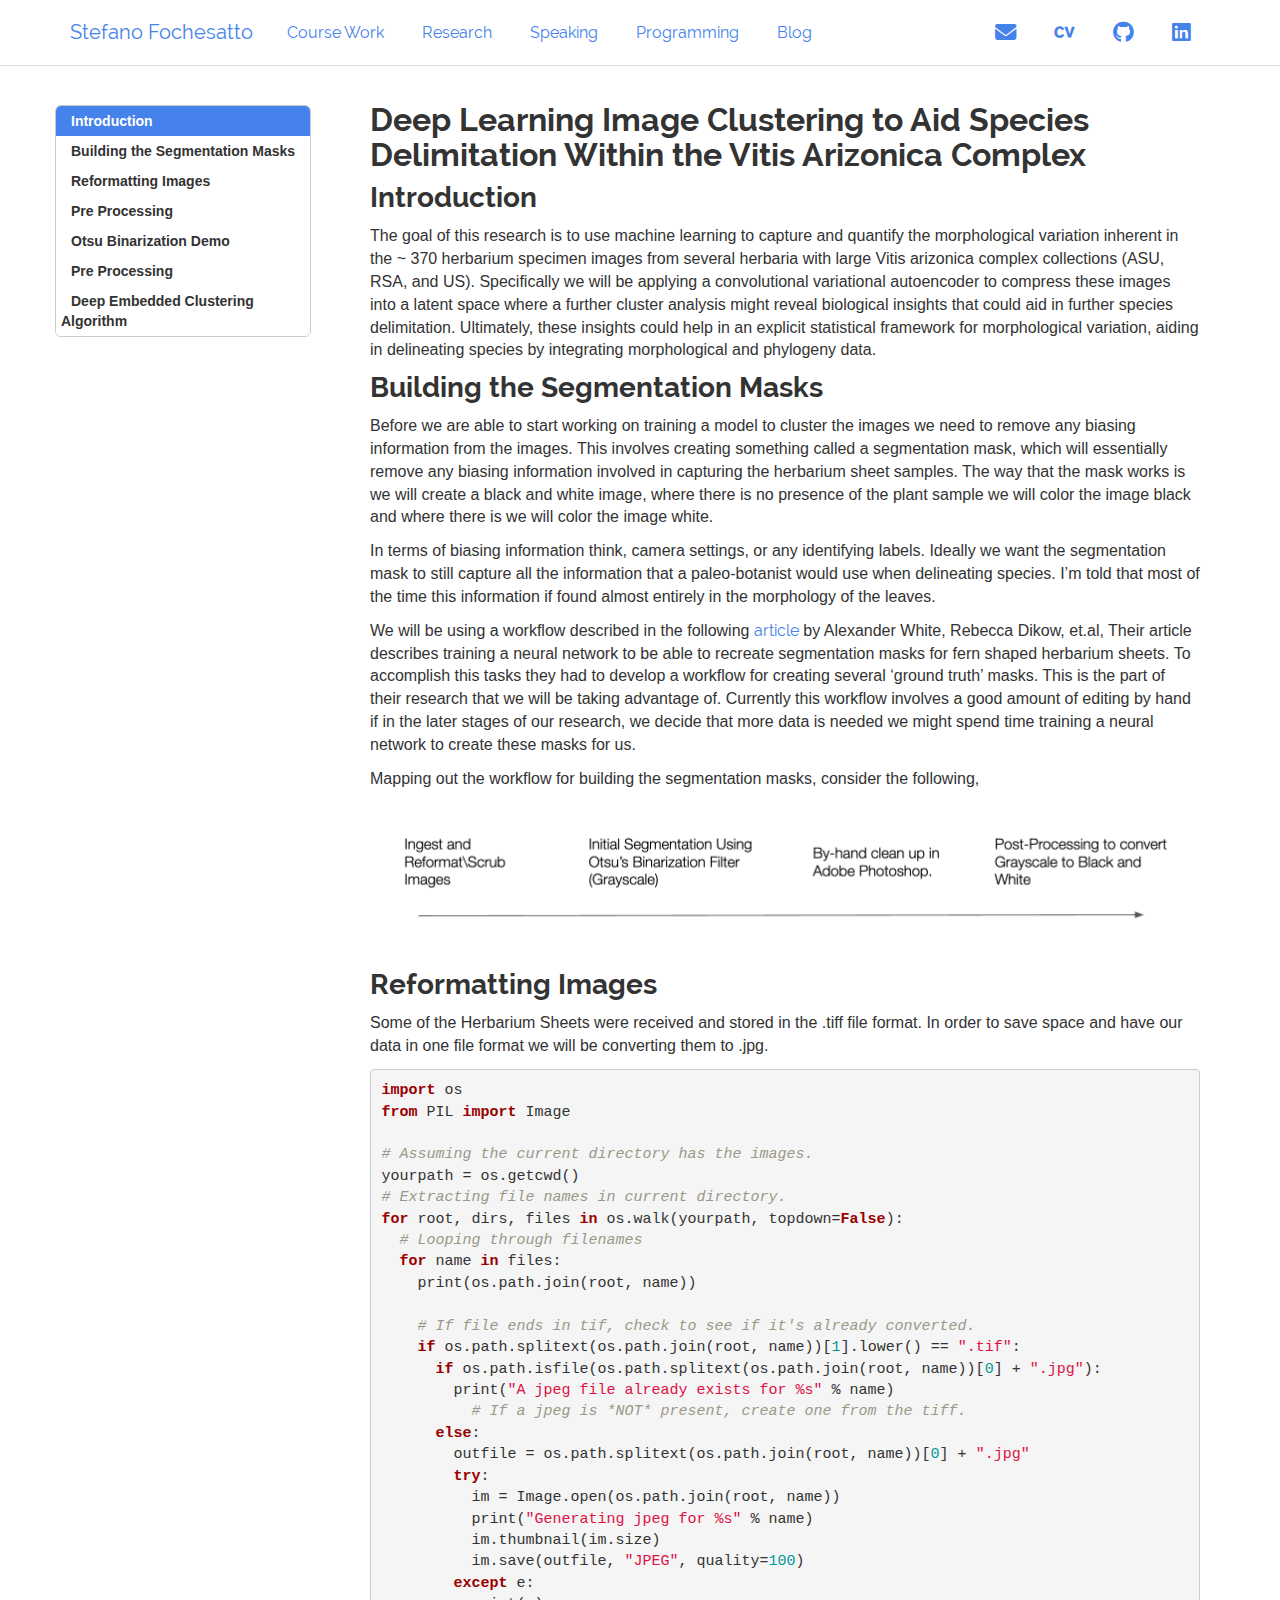
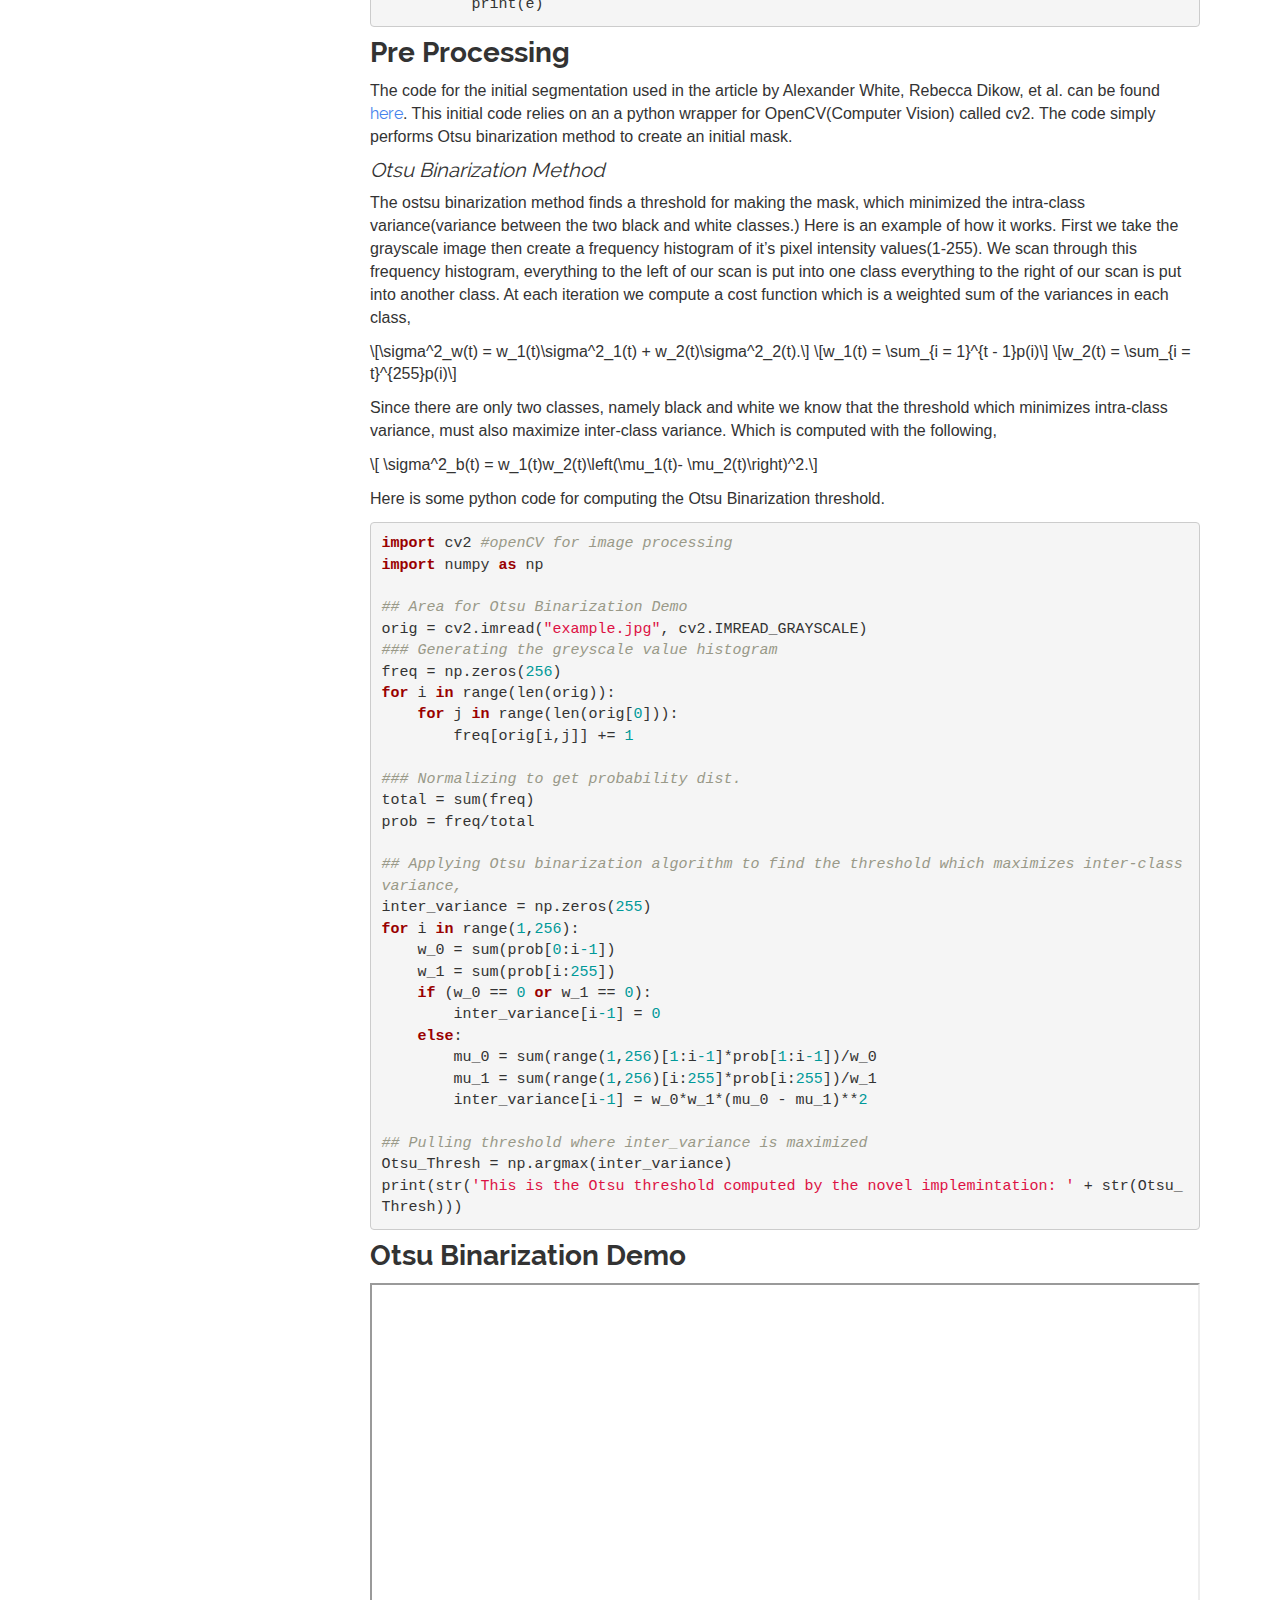
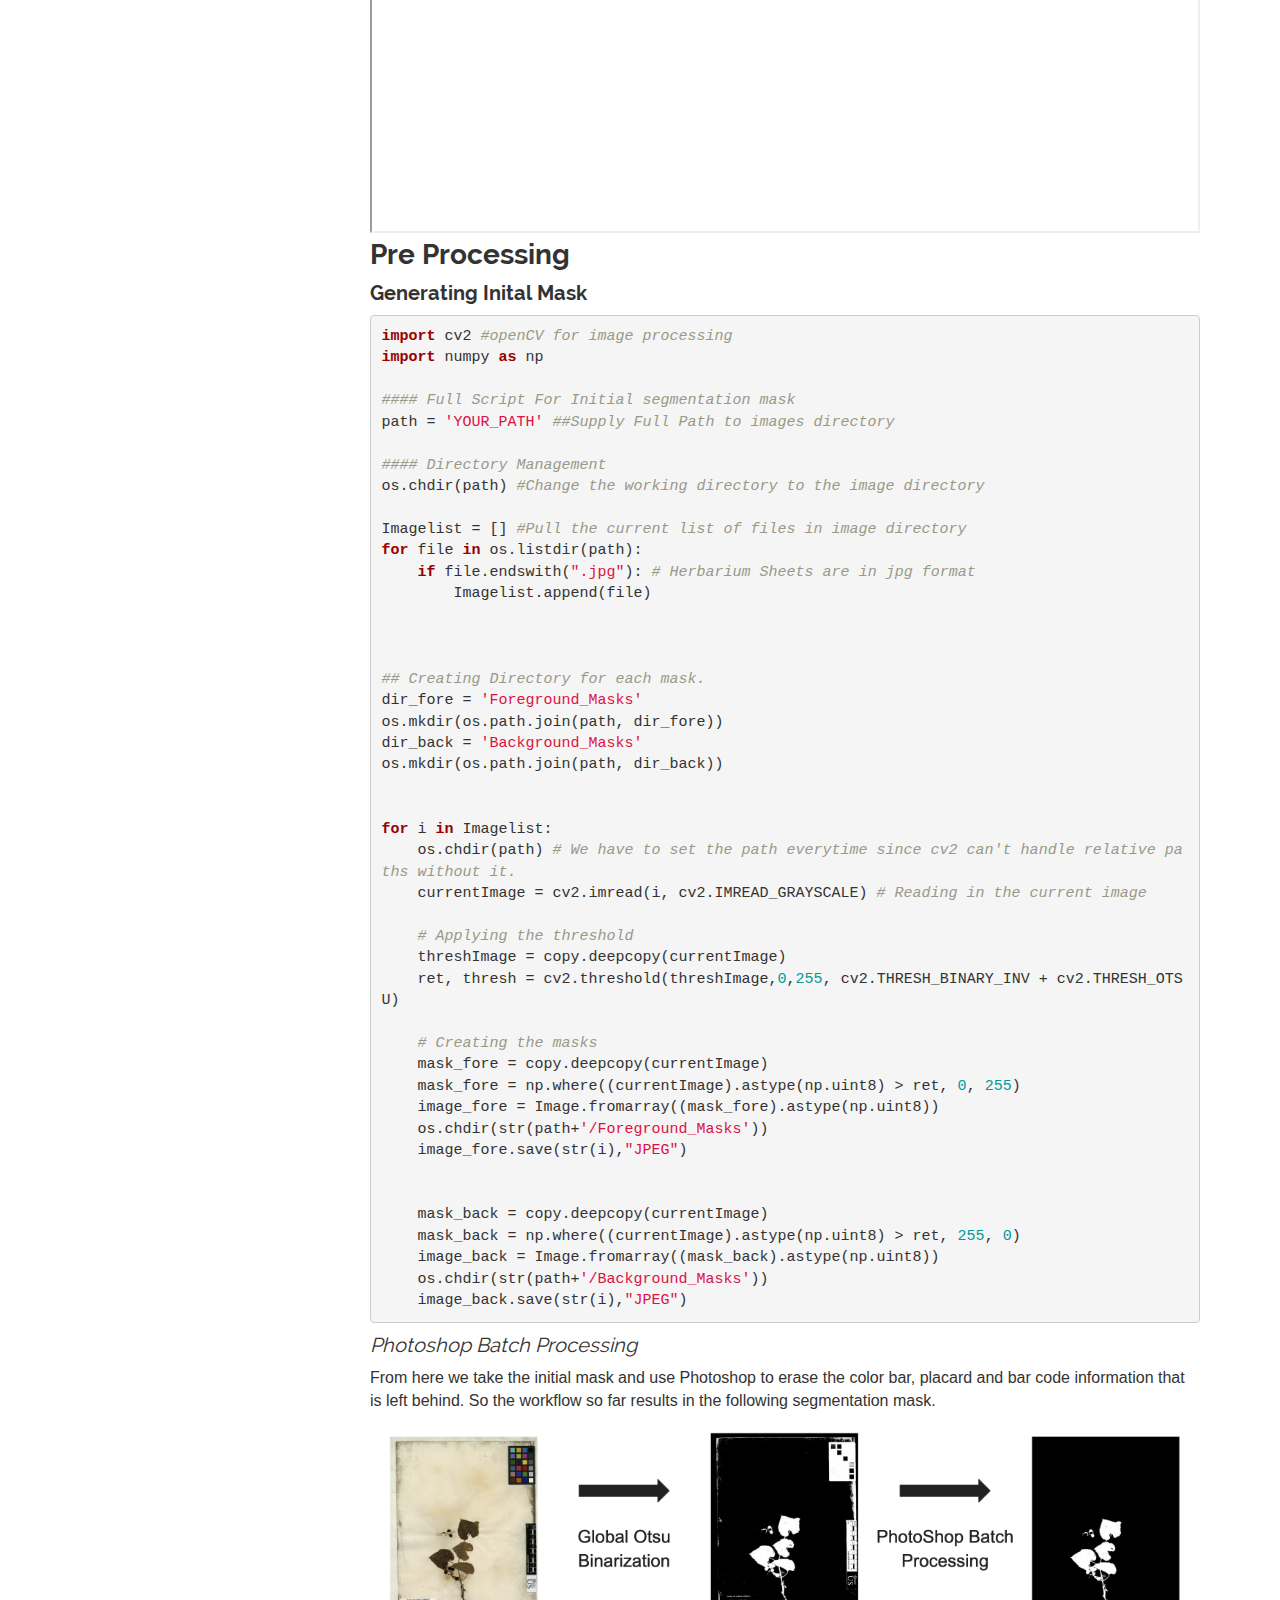
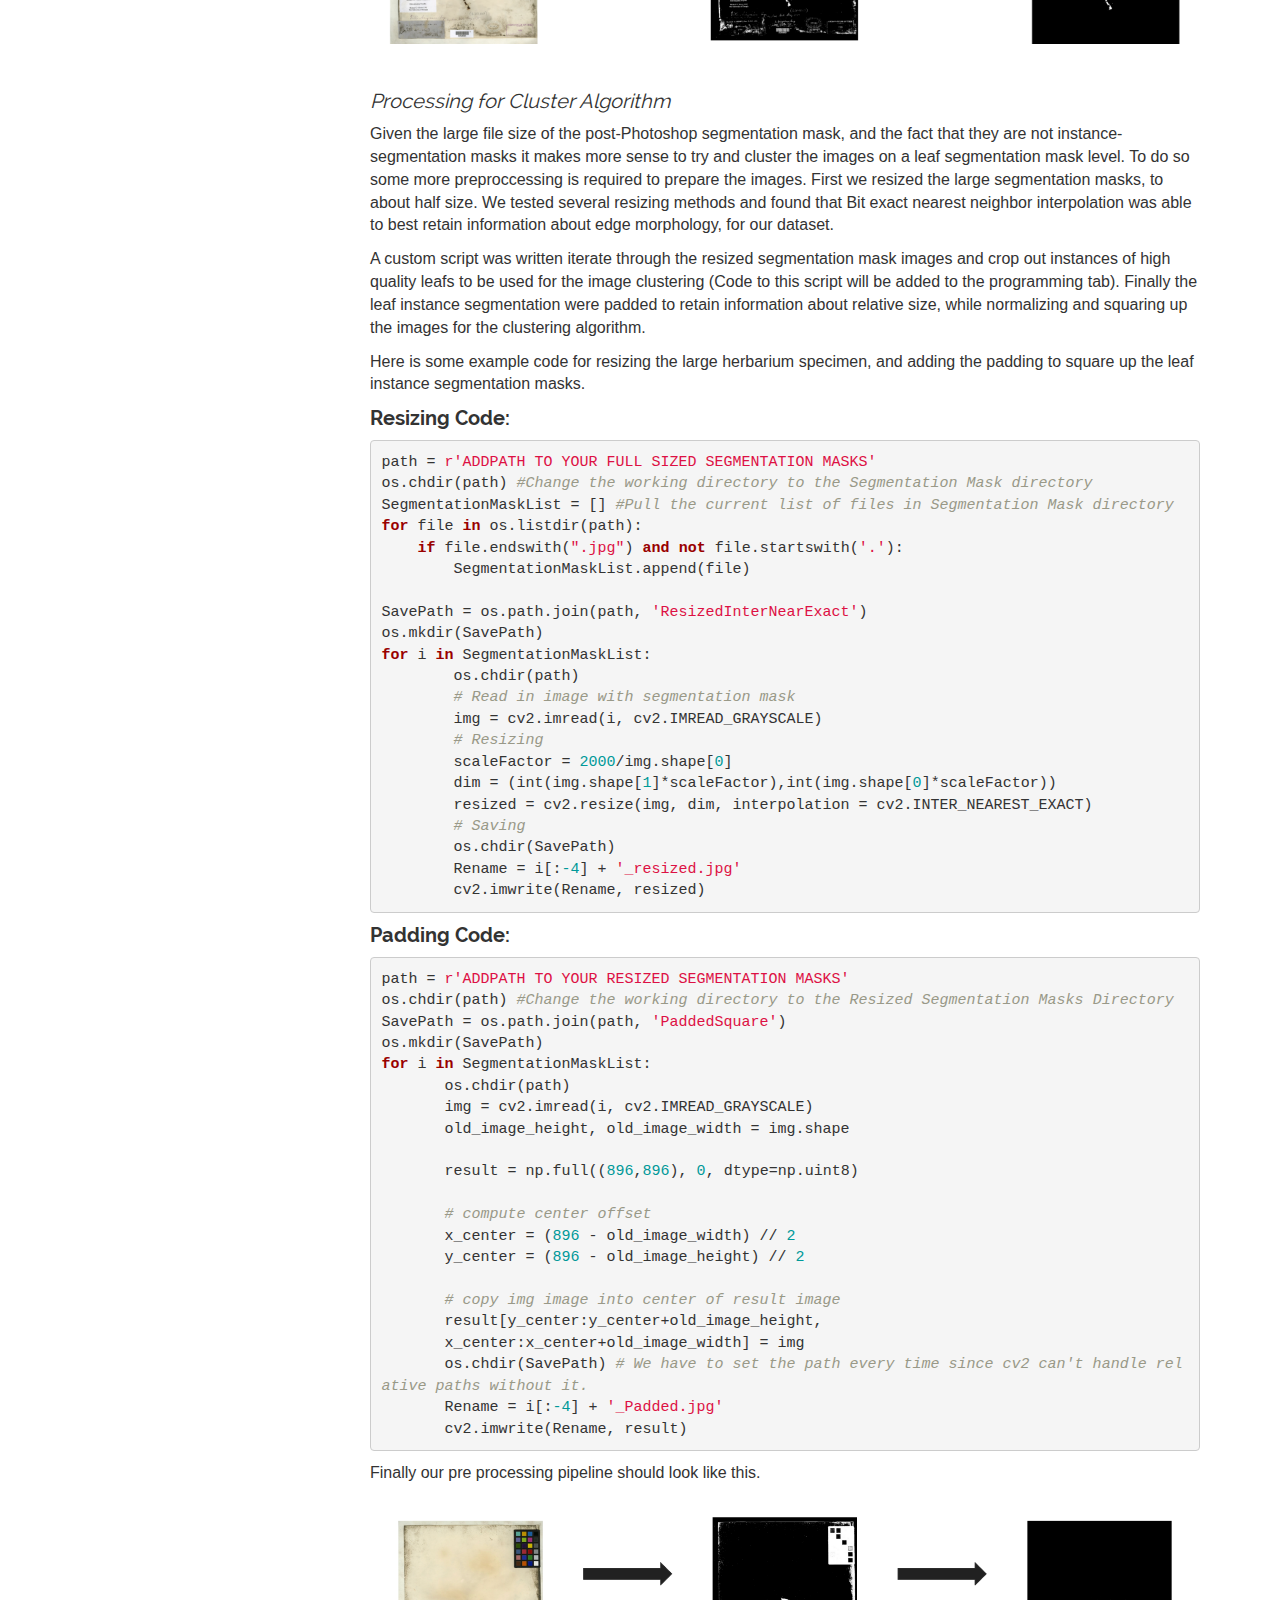
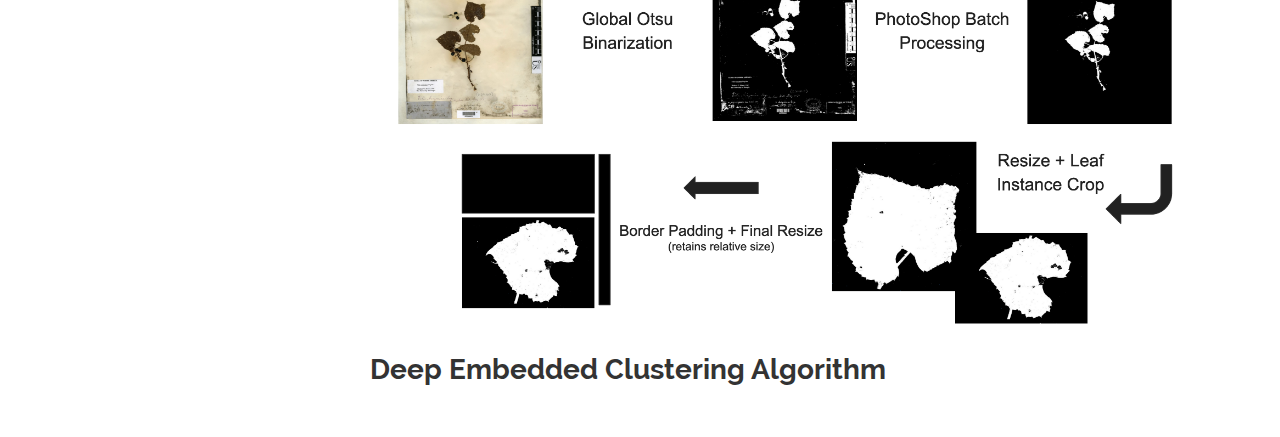
<file: PlantResearch.html>
<!DOCTYPE html>

<html>

<head>

<meta charset="utf-8" />
<meta name="generator" content="pandoc" />
<meta http-equiv="X-UA-Compatible" content="IE=EDGE" />




<title>Deep Learning Image Clustering to Aid Species Delimitation Within the Vitis Arizonica Complex</title>

<script src="site_libs/header-attrs-2.29/header-attrs.js"></script>
<script src="site_libs/jquery-3.6.0/jquery-3.6.0.min.js"></script>
<meta name="viewport" content="width=device-width, initial-scale=1" />
<link href="site_libs/bootstrap-3.3.5/css/readable.min.css" rel="stylesheet" />
<script src="site_libs/bootstrap-3.3.5/js/bootstrap.min.js"></script>
<script src="site_libs/bootstrap-3.3.5/shim/html5shiv.min.js"></script>
<script src="site_libs/bootstrap-3.3.5/shim/respond.min.js"></script>
<style>h1 {font-size: 34px;}
       h1.title {font-size: 38px;}
       h2 {font-size: 30px;}
       h3 {font-size: 24px;}
       h4 {font-size: 18px;}
       h5 {font-size: 16px;}
       h6 {font-size: 12px;}
       code {color: inherit; background-color: rgba(0, 0, 0, 0.04);}
       pre:not([class]) { background-color: white }</style>
<script src="site_libs/jqueryui-1.13.2/jquery-ui.min.js"></script>
<link href="site_libs/tocify-1.9.1/jquery.tocify.css" rel="stylesheet" />
<script src="site_libs/tocify-1.9.1/jquery.tocify.js"></script>
<script src="site_libs/navigation-1.1/tabsets.js"></script>
<link href="site_libs/highlightjs-9.12.0/default.css" rel="stylesheet" />
<script src="site_libs/highlightjs-9.12.0/highlight.js"></script>
<link href="site_libs/font-awesome-6.5.2/css/all.min.css" rel="stylesheet" />
<link href="site_libs/font-awesome-6.5.2/css/v4-shims.min.css" rel="stylesheet" />

<style type="text/css">
  code{white-space: pre-wrap;}
  span.smallcaps{font-variant: small-caps;}
  span.underline{text-decoration: underline;}
  div.column{display: inline-block; vertical-align: top; width: 50%;}
  div.hanging-indent{margin-left: 1.5em; text-indent: -1.5em;}
  ul.task-list{list-style: none;}
    </style>

<style type="text/css">code{white-space: pre;}</style>
<script type="text/javascript">
if (window.hljs) {
  hljs.configure({languages: []});
  hljs.initHighlightingOnLoad();
  if (document.readyState && document.readyState === "complete") {
    window.setTimeout(function() { hljs.initHighlighting(); }, 0);
  }
}
</script>






<link rel="stylesheet" href="styles.css" type="text/css" />



<style type = "text/css">
.main-container {
  max-width: 940px;
  margin-left: auto;
  margin-right: auto;
}
img {
  max-width:100%;
}
.tabbed-pane {
  padding-top: 12px;
}
.html-widget {
  margin-bottom: 20px;
}
button.code-folding-btn:focus {
  outline: none;
}
summary {
  display: list-item;
}
details > summary > p:only-child {
  display: inline;
}
pre code {
  padding: 0;
}
</style>


<style type="text/css">
.dropdown-submenu {
  position: relative;
}
.dropdown-submenu>.dropdown-menu {
  top: 0;
  left: 100%;
  margin-top: -6px;
  margin-left: -1px;
  border-radius: 0 6px 6px 6px;
}
.dropdown-submenu:hover>.dropdown-menu {
  display: block;
}
.dropdown-submenu>a:after {
  display: block;
  content: " ";
  float: right;
  width: 0;
  height: 0;
  border-color: transparent;
  border-style: solid;
  border-width: 5px 0 5px 5px;
  border-left-color: #cccccc;
  margin-top: 5px;
  margin-right: -10px;
}
.dropdown-submenu:hover>a:after {
  border-left-color: #adb5bd;
}
.dropdown-submenu.pull-left {
  float: none;
}
.dropdown-submenu.pull-left>.dropdown-menu {
  left: -100%;
  margin-left: 10px;
  border-radius: 6px 0 6px 6px;
}
</style>

<script type="text/javascript">
// manage active state of menu based on current page
$(document).ready(function () {
  // active menu anchor
  href = window.location.pathname
  href = href.substr(href.lastIndexOf('/') + 1)
  if (href === "")
    href = "index.html";
  var menuAnchor = $('a[href="' + href + '"]');

  // mark the anchor link active (and if it's in a dropdown, also mark that active)
  var dropdown = menuAnchor.closest('li.dropdown');
  if (window.bootstrap) { // Bootstrap 4+
    menuAnchor.addClass('active');
    dropdown.find('> .dropdown-toggle').addClass('active');
  } else { // Bootstrap 3
    menuAnchor.parent().addClass('active');
    dropdown.addClass('active');
  }

  // Navbar adjustments
  var navHeight = $(".navbar").first().height() + 15;
  var style = document.createElement('style');
  var pt = "padding-top: " + navHeight + "px; ";
  var mt = "margin-top: -" + navHeight + "px; ";
  var css = "";
  // offset scroll position for anchor links (for fixed navbar)
  for (var i = 1; i <= 6; i++) {
    css += ".section h" + i + "{ " + pt + mt + "}\n";
  }
  style.innerHTML = "body {" + pt + "padding-bottom: 40px; }\n" + css;
  document.head.appendChild(style);
});
</script>

<!-- tabsets -->

<style type="text/css">
.tabset-dropdown > .nav-tabs {
  display: inline-table;
  max-height: 500px;
  min-height: 44px;
  overflow-y: auto;
  border: 1px solid #ddd;
  border-radius: 4px;
}

.tabset-dropdown > .nav-tabs > li.active:before, .tabset-dropdown > .nav-tabs.nav-tabs-open:before {
  content: "\e259";
  font-family: 'Glyphicons Halflings';
  display: inline-block;
  padding: 10px;
  border-right: 1px solid #ddd;
}

.tabset-dropdown > .nav-tabs.nav-tabs-open > li.active:before {
  content: "\e258";
  font-family: 'Glyphicons Halflings';
  border: none;
}

.tabset-dropdown > .nav-tabs > li.active {
  display: block;
}

.tabset-dropdown > .nav-tabs > li > a,
.tabset-dropdown > .nav-tabs > li > a:focus,
.tabset-dropdown > .nav-tabs > li > a:hover {
  border: none;
  display: inline-block;
  border-radius: 4px;
  background-color: transparent;
}

.tabset-dropdown > .nav-tabs.nav-tabs-open > li {
  display: block;
  float: none;
}

.tabset-dropdown > .nav-tabs > li {
  display: none;
}
</style>

<!-- code folding -->



<style type="text/css">

#section-TOC {
  margin: 25px 0px 20px 0px;
}
@media (max-width: 768px) {
#section-TOC {
  position: relative;
  width: 100%;
}
}

@media print {
.toc-content {
  /* see https://github.com/w3c/csswg-drafts/issues/4434 */
  float: right;
}
}

.toc-content {
  padding-left: 30px;
  padding-right: 40px;
}

div.main-container {
  max-width: 1200px;
}

div.tocify {
  width: 20%;
  max-width: 260px;
  max-height: 85%;
}

@media (min-width: 768px) and (max-width: 991px) {
  div.tocify {
    width: 25%;
  }
}

@media (max-width: 767px) {
  div.tocify {
    width: 100%;
    max-width: none;
  }
}

.tocify ul, .tocify li {
  line-height: 20px;
}

.tocify-subheader .tocify-item {
  font-size: 0.90em;
}

.tocify .list-group-item {
  border-radius: 0px;
}


</style>



</head>

<body>


<div class="container-fluid main-container">


<!-- setup 3col/9col grid for toc_float and main content  -->
<div class="row">
<div class="col-xs-12 col-sm-4 col-md-3">
<div id="section-TOC" class="tocify">
</div>
</div>

<div class="toc-content col-xs-12 col-sm-8 col-md-9">




<div class="navbar navbar-default  navbar-fixed-top" role="navigation">
  <div class="container">
    <div class="navbar-header">
      <button type="button" class="navbar-toggle collapsed" data-toggle="collapse" data-bs-toggle="collapse" data-target="#navbar" data-bs-target="#navbar">
        <span class="icon-bar"></span>
        <span class="icon-bar"></span>
        <span class="icon-bar"></span>
      </button>
      <a class="navbar-brand" href="index.html">Stefano Fochesatto</a>
    </div>
    <div id="navbar" class="navbar-collapse collapse">
      <ul class="nav navbar-nav">
        <li>
  <a href="course.html">Course Work</a>
</li>
<li>
  <a href="research.html">Research</a>
</li>
<li>
  <a href="talks.html">Speaking</a>
</li>
<li>
  <a href="software.html">Programming</a>
</li>
<li>
  <a href="blog.html">Blog</a>
</li>
      </ul>
      <ul class="nav navbar-nav navbar-right">
        <li>
  <a href="contact.html">
    <span class="fa fa-envelope fa-lg"></span>
     
  </a>
</li>
<li>
  <a href="./files/Stefano_Resume.pdf">
    <span class="ai ai-cv ai-lg"></span>
     
  </a>
</li>
<li>
  <a href="http://github.com/StefanoFochesatto">
    <span class="fab fa-github fa-lg"></span>
     
  </a>
</li>
<li>
  <a href="https://www.linkedin.com/in/stefano-fochesatto-076447213/">
    <span class="fab fa-linkedin fa-lg"></span>
     
  </a>
</li>
      </ul>
    </div><!--/.nav-collapse -->
  </div><!--/.container -->
</div><!--/.navbar -->

<div id="section-header">



<h1 class="title toc-ignore">Deep Learning Image Clustering to Aid
Species Delimitation Within the Vitis Arizonica Complex</h1>

</div>


<p><link rel="stylesheet" href="styles.css" type="text/css">
<link rel="stylesheet" href="academicicons/css/academicons.min.css"/></p>
<div id="section-introduction" class="section level2">
<h2>Introduction</h2>
<p>The goal of this research is to use machine learning to capture and
quantify the morphological variation inherent in the ~ 370 herbarium
specimen images from several herbaria with large Vitis arizonica complex
collections (ASU, RSA, and US). Specifically we will be applying a
convolutional variational autoencoder to compress these images into a
latent space where a further cluster analysis might reveal biological
insights that could aid in further species delimitation. Ultimately,
these insights could help in an explicit statistical framework for
morphological variation, aiding in delineating species by integrating
morphological and phylogeny data.</p>
</div>
<div id="section-building-the-segmentation-masks"
class="section level2">
<h2>Building the Segmentation Masks</h2>
<p>Before we are able to start working on training a model to cluster
the images we need to remove any biasing information from the images.
This involves creating something called a segmentation mask, which will
essentially remove any biasing information involved in capturing the
herbarium sheet samples. The way that the mask works is we will create a
black and white image, where there is no presence of the plant sample we
will color the image black and where there is we will color the image
white.</p>
<p>In terms of biasing information think, camera settings, or any
identifying labels. Ideally we want the segmentation mask to still
capture all the information that a paleo-botanist would use when
delineating species. I’m told that most of the time this information if
found almost entirely in the morphology of the leaves.</p>
<p>We will be using a workflow described in the following <a
href="https://www.ncbi.nlm.nih.gov/pmc/articles/PMC7328659/">article</a>
by Alexander White, Rebecca Dikow, et.al, Their article describes
training a neural network to be able to recreate segmentation masks for
fern shaped herbarium sheets. To accomplish this tasks they had to
develop a workflow for creating several ‘ground truth’ masks. This is
the part of their research that we will be taking advantage of.
Currently this workflow involves a good amount of editing by hand if in
the later stages of our research, we decide that more data is needed we
might spend time training a neural network to create these masks for
us.</p>
<p>Mapping out the workflow for building the segmentation masks,
consider the following,</p>
<p><img src="images/SegmentationWorkflow.png" style="width:100%" align="center"></p>
</div>
<div id="section-reformatting-images" class="section level2">
<h2>Reformatting Images</h2>
<p>Some of the Herbarium Sheets were received and stored in the .tiff
file format. In order to save space and have our data in one file format
we will be converting them to .jpg.</p>
<pre class="python"><code>import os
from PIL import Image

# Assuming the current directory has the images. 
yourpath = os.getcwd()
# Extracting file names in current directory. 
for root, dirs, files in os.walk(yourpath, topdown=False):
  # Looping through filenames
  for name in files:
    print(os.path.join(root, name))
      
    # If file ends in tif, check to see if it&#39;s already converted.
    if os.path.splitext(os.path.join(root, name))[1].lower() == &quot;.tif&quot;:
      if os.path.isfile(os.path.splitext(os.path.join(root, name))[0] + &quot;.jpg&quot;):
        print(&quot;A jpeg file already exists for %s&quot; % name)
          # If a jpeg is *NOT* present, create one from the tiff.
      else:
        outfile = os.path.splitext(os.path.join(root, name))[0] + &quot;.jpg&quot;
        try:
          im = Image.open(os.path.join(root, name))
          print(&quot;Generating jpeg for %s&quot; % name)
          im.thumbnail(im.size)
          im.save(outfile, &quot;JPEG&quot;, quality=100)
        except e:
          print(e)</code></pre>
</div>
<div id="section-pre-processing" class="section level2">
<h2>Pre Processing</h2>
<p>The code for the initial segmentation used in the article by
Alexander White, Rebecca Dikow, et al. can be found <a
href="https://github.com/sidatasciencelab/fern_segmentation/blob/master/segmentation_code.ipynb">here</a>.
This initial code relies on an a python wrapper for OpenCV(Computer
Vision) called cv2. The code simply performs Otsu binarization method to
create an initial mask.</p>
<div id="section-otsu-binarization-method" class="section level3">
<h3>Otsu Binarization Method</h3>
<p>The ostsu binarization method finds a threshold for making the mask,
which minimized the intra-class variance(variance between the two black
and white classes.) Here is an example of how it works. First we take
the grayscale image then create a frequency histogram of it’s pixel
intensity values(1-255). We scan through this frequency histogram,
everything to the left of our scan is put into one class everything to
the right of our scan is put into another class. At each iteration we
compute a cost function which is a weighted sum of the variances in each
class,</p>
<p><span class="math display">\[\sigma^2_w(t) = w_1(t)\sigma^2_1(t) +
w_2(t)\sigma^2_2(t).\]</span> <span class="math display">\[w_1(t) =
\sum_{i = 1}^{t - 1}p(i)\]</span> <span class="math display">\[w_2(t) =
\sum_{i = t}^{255}p(i)\]</span></p>
<p>Since there are only two classes, namely black and white we know that
the threshold which minimizes intra-class variance, must also maximize
inter-class variance. Which is computed with the following,</p>
<p><span class="math display">\[ \sigma^2_b(t) =
w_1(t)w_2(t)\left(\mu_1(t)- \mu_2(t)\right)^2.\]</span></p>
<p>Here is some python code for computing the Otsu Binarization
threshold.</p>
<pre class="python"><code>import cv2 #openCV for image processing
import numpy as np

## Area for Otsu Binarization Demo
orig = cv2.imread(&quot;example.jpg&quot;, cv2.IMREAD_GRAYSCALE)
### Generating the greyscale value histogram
freq = np.zeros(256)
for i in range(len(orig)):
    for j in range(len(orig[0])):
        freq[orig[i,j]] += 1

### Normalizing to get probability dist. 
total = sum(freq)
prob = freq/total

## Applying Otsu binarization algorithm to find the threshold which maximizes inter-class variance, 
inter_variance = np.zeros(255)
for i in range(1,256):
    w_0 = sum(prob[0:i-1]) 
    w_1 = sum(prob[i:255])
    if (w_0 == 0 or w_1 == 0):
        inter_variance[i-1] = 0
    else:
        mu_0 = sum(range(1,256)[1:i-1]*prob[1:i-1])/w_0
        mu_1 = sum(range(1,256)[i:255]*prob[i:255])/w_1
        inter_variance[i-1] = w_0*w_1*(mu_0 - mu_1)**2

## Pulling threshold where inter_variance is maximized
Otsu_Thresh = np.argmax(inter_variance)
print(str(&#39;This is the Otsu threshold computed by the novel implemintation: &#39; + str(Otsu_Thresh)))</code></pre>
</div>
</div>
<div id="section-otsu-binarization-demo" class="section level2">
<h2>Otsu Binarization Demo</h2>
<iframe src="https://stefanofochesatto.shinyapps.io/otsudemo/?showcase=0" width="100%" height="550px" data-external="1">
</iframe>
</div>
<div id="section-pre-processing-1" class="section level2">
<h2>Pre Processing</h2>
<div id="section-generating-inital-mask" class="section level4">
<h4>Generating Inital Mask</h4>
<pre class="python"><code>import cv2 #openCV for image processing
import numpy as np

#### Full Script For Initial segmentation mask 
path = &#39;YOUR_PATH&#39; ##Supply Full Path to images directory

#### Directory Management
os.chdir(path) #Change the working directory to the image directory

Imagelist = [] #Pull the current list of files in image directory
for file in os.listdir(path):
    if file.endswith(&quot;.jpg&quot;): # Herbarium Sheets are in jpg format
        Imagelist.append(file)



## Creating Directory for each mask. 
dir_fore = &#39;Foreground_Masks&#39;
os.mkdir(os.path.join(path, dir_fore))
dir_back = &#39;Background_Masks&#39;
os.mkdir(os.path.join(path, dir_back))


for i in Imagelist:
    os.chdir(path) # We have to set the path everytime since cv2 can&#39;t handle relative paths without it.
    currentImage = cv2.imread(i, cv2.IMREAD_GRAYSCALE) # Reading in the current image
    
    # Applying the threshold
    threshImage = copy.deepcopy(currentImage)
    ret, thresh = cv2.threshold(threshImage,0,255, cv2.THRESH_BINARY_INV + cv2.THRESH_OTSU)
    
    # Creating the masks
    mask_fore = copy.deepcopy(currentImage)
    mask_fore = np.where((currentImage).astype(np.uint8) &gt; ret, 0, 255)  
    image_fore = Image.fromarray((mask_fore).astype(np.uint8))
    os.chdir(str(path+&#39;/Foreground_Masks&#39;))
    image_fore.save(str(i),&quot;JPEG&quot;) 
    
    
    mask_back = copy.deepcopy(currentImage)
    mask_back = np.where((currentImage).astype(np.uint8) &gt; ret, 255, 0) 
    image_back = Image.fromarray((mask_back).astype(np.uint8))
    os.chdir(str(path+&#39;/Background_Masks&#39;))
    image_back.save(str(i),&quot;JPEG&quot;)     </code></pre>
</div>
<div id="section-photoshop-batch-processing" class="section level3">
<h3>Photoshop Batch Processing</h3>
<p>From here we take the initial mask and use Photoshop to erase the
color bar, placard and bar code information that is left behind. So the
workflow so far results in the following segmentation mask.
<img src="images/PreProcessingWorkflow.png" style="width:100%" align="center"></p>
</div>
<div id="section-processing-for-cluster-algorithm"
class="section level3">
<h3>Processing for Cluster Algorithm</h3>
<p>Given the large file size of the post-Photoshop segmentation mask,
and the fact that they are not instance-segmentation masks it makes more
sense to try and cluster the images on a leaf segmentation mask level.
To do so some more preproccessing is required to prepare the images.
First we resized the large segmentation masks, to about half size. We
tested several resizing methods and found that Bit exact nearest
neighbor interpolation was able to best retain information about edge
morphology, for our dataset.</p>
<p>A custom script was written iterate through the resized segmentation
mask images and crop out instances of high quality leafs to be used for
the image clustering (Code to this script will be added to the
programming tab). Finally the leaf instance segmentation were padded to
retain information about relative size, while normalizing and squaring
up the images for the clustering algorithm.</p>
<p>Here is some example code for resizing the large herbarium specimen,
and adding the padding to square up the leaf instance segmentation
masks.</p>
<div id="section-resizing-code" class="section level4">
<h4>Resizing Code:</h4>
<pre class="python"><code>path = r&#39;ADDPATH TO YOUR FULL SIZED SEGMENTATION MASKS&#39;
os.chdir(path) #Change the working directory to the Segmentation Mask directory
SegmentationMaskList = [] #Pull the current list of files in Segmentation Mask directory
for file in os.listdir(path):
    if file.endswith(&quot;.jpg&quot;) and not file.startswith(&#39;.&#39;): 
        SegmentationMaskList.append(file)

SavePath = os.path.join(path, &#39;ResizedInterNearExact&#39;)
os.mkdir(SavePath)
for i in SegmentationMaskList:
        os.chdir(path) 
        # Read in image with segmentation mask
        img = cv2.imread(i, cv2.IMREAD_GRAYSCALE)
        # Resizing
        scaleFactor = 2000/img.shape[0]
        dim = (int(img.shape[1]*scaleFactor),int(img.shape[0]*scaleFactor))
        resized = cv2.resize(img, dim, interpolation = cv2.INTER_NEAREST_EXACT)
        # Saving
        os.chdir(SavePath) 
        Rename = i[:-4] + &#39;_resized.jpg&#39;
        cv2.imwrite(Rename, resized)</code></pre>
</div>
<div id="section-padding-code" class="section level4">
<h4>Padding Code:</h4>
<pre class="python"><code>path = r&#39;ADDPATH TO YOUR RESIZED SEGMENTATION MASKS&#39;
os.chdir(path) #Change the working directory to the Resized Segmentation Masks Directory
SavePath = os.path.join(path, &#39;PaddedSquare&#39;)
os.mkdir(SavePath)
for i in SegmentationMaskList:
       os.chdir(path) 
       img = cv2.imread(i, cv2.IMREAD_GRAYSCALE)
       old_image_height, old_image_width = img.shape

       result = np.full((896,896), 0, dtype=np.uint8)

       # compute center offset
       x_center = (896 - old_image_width) // 2
       y_center = (896 - old_image_height) // 2

       # copy img image into center of result image
       result[y_center:y_center+old_image_height, 
       x_center:x_center+old_image_width] = img
       os.chdir(SavePath) # We have to set the path every time since cv2 can&#39;t handle relative paths without it.
       Rename = i[:-4] + &#39;_Padded.jpg&#39;
       cv2.imwrite(Rename, result)</code></pre>
<p>Finally our pre processing pipeline should look like this.
<img src="images/PreProcessingPipeline.png" style="width:100%" align="center"></p>
</div>
</div>
</div>
<div id="section-deep-embedded-clustering-algorithm"
class="section level2">
<h2>Deep Embedded Clustering Algorithm</h2>
</div>



</div>
</div>

</div>

<script>

// add bootstrap table styles to pandoc tables
function bootstrapStylePandocTables() {
  $('tr.odd').parent('tbody').parent('table').addClass('table table-condensed');
}
$(document).ready(function () {
  bootstrapStylePandocTables();
});


</script>

<!-- tabsets -->

<script>
$(document).ready(function () {
  window.buildTabsets("section-TOC");
});

$(document).ready(function () {
  $('.tabset-dropdown > .nav-tabs > li').click(function () {
    $(this).parent().toggleClass('nav-tabs-open');
  });
});
</script>

<!-- code folding -->

<script>
$(document).ready(function ()  {

    // temporarily add toc-ignore selector to headers for the consistency with Pandoc
    $('.unlisted.unnumbered').addClass('toc-ignore')

    // move toc-ignore selectors from section div to header
    $('div.section.toc-ignore')
        .removeClass('toc-ignore')
        .children('h1,h2,h3,h4,h5').addClass('toc-ignore');

    // establish options
    var options = {
      selectors: "h1,h2,h3",
      theme: "bootstrap3",
      context: '.toc-content',
      hashGenerator: function (text) {
        return text.replace(/[.\\/?&!#<>]/g, '').replace(/\s/g, '_');
      },
      ignoreSelector: ".toc-ignore",
      scrollTo: 0
    };
    options.showAndHide = true;
    options.smoothScroll = true;

    // tocify
    var toc = $("#section-TOC").tocify(options).data("toc-tocify");
});
</script>

<!-- dynamically load mathjax for compatibility with self-contained -->
<script>
  (function () {
    var script = document.createElement("script");
    script.type = "text/javascript";
    script.src  = "https://mathjax.rstudio.com/latest/MathJax.js?config=TeX-AMS-MML_HTMLorMML";
    document.getElementsByTagName("head")[0].appendChild(script);
  })();
</script>

</body>
</html>
</file>
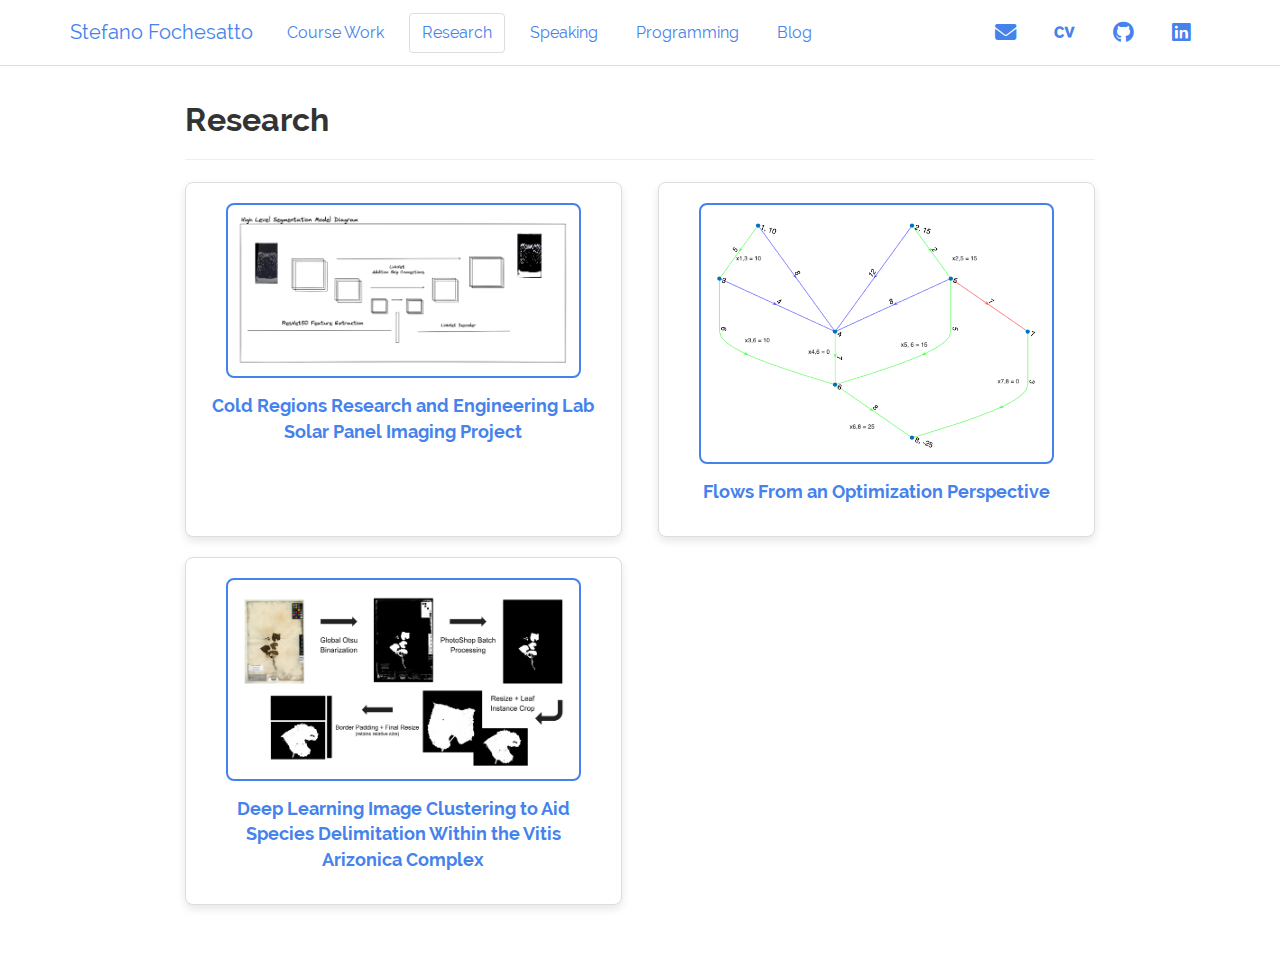
<file: research.html>
<!DOCTYPE html>

<html>

<head>

<meta charset="utf-8" />
<meta name="generator" content="pandoc" />
<meta http-equiv="X-UA-Compatible" content="IE=EDGE" />




<title>Stefano Fochesatto</title>

<script src="site_libs/header-attrs-2.29/header-attrs.js"></script>
<script src="site_libs/jquery-3.6.0/jquery-3.6.0.min.js"></script>
<meta name="viewport" content="width=device-width, initial-scale=1" />
<link href="site_libs/bootstrap-3.3.5/css/readable.min.css" rel="stylesheet" />
<script src="site_libs/bootstrap-3.3.5/js/bootstrap.min.js"></script>
<script src="site_libs/bootstrap-3.3.5/shim/html5shiv.min.js"></script>
<script src="site_libs/bootstrap-3.3.5/shim/respond.min.js"></script>
<style>h1 {font-size: 34px;}
       h1.title {font-size: 38px;}
       h2 {font-size: 30px;}
       h3 {font-size: 24px;}
       h4 {font-size: 18px;}
       h5 {font-size: 16px;}
       h6 {font-size: 12px;}
       code {color: inherit; background-color: rgba(0, 0, 0, 0.04);}
       pre:not([class]) { background-color: white }</style>
<script src="site_libs/navigation-1.1/tabsets.js"></script>
<link href="site_libs/highlightjs-9.12.0/default.css" rel="stylesheet" />
<script src="site_libs/highlightjs-9.12.0/highlight.js"></script>
<link href="site_libs/font-awesome-6.5.2/css/all.min.css" rel="stylesheet" />
<link href="site_libs/font-awesome-6.5.2/css/v4-shims.min.css" rel="stylesheet" />

<style type="text/css">
  code{white-space: pre-wrap;}
  span.smallcaps{font-variant: small-caps;}
  span.underline{text-decoration: underline;}
  div.column{display: inline-block; vertical-align: top; width: 50%;}
  div.hanging-indent{margin-left: 1.5em; text-indent: -1.5em;}
  ul.task-list{list-style: none;}
    </style>

<style type="text/css">code{white-space: pre;}</style>
<script type="text/javascript">
if (window.hljs) {
  hljs.configure({languages: []});
  hljs.initHighlightingOnLoad();
  if (document.readyState && document.readyState === "complete") {
    window.setTimeout(function() { hljs.initHighlighting(); }, 0);
  }
}
</script>






<link rel="stylesheet" href="styles.css" type="text/css" />



<style type = "text/css">
.main-container {
  max-width: 940px;
  margin-left: auto;
  margin-right: auto;
}
img {
  max-width:100%;
}
.tabbed-pane {
  padding-top: 12px;
}
.html-widget {
  margin-bottom: 20px;
}
button.code-folding-btn:focus {
  outline: none;
}
summary {
  display: list-item;
}
details > summary > p:only-child {
  display: inline;
}
pre code {
  padding: 0;
}
</style>


<style type="text/css">
.dropdown-submenu {
  position: relative;
}
.dropdown-submenu>.dropdown-menu {
  top: 0;
  left: 100%;
  margin-top: -6px;
  margin-left: -1px;
  border-radius: 0 6px 6px 6px;
}
.dropdown-submenu:hover>.dropdown-menu {
  display: block;
}
.dropdown-submenu>a:after {
  display: block;
  content: " ";
  float: right;
  width: 0;
  height: 0;
  border-color: transparent;
  border-style: solid;
  border-width: 5px 0 5px 5px;
  border-left-color: #cccccc;
  margin-top: 5px;
  margin-right: -10px;
}
.dropdown-submenu:hover>a:after {
  border-left-color: #adb5bd;
}
.dropdown-submenu.pull-left {
  float: none;
}
.dropdown-submenu.pull-left>.dropdown-menu {
  left: -100%;
  margin-left: 10px;
  border-radius: 6px 0 6px 6px;
}
</style>

<script type="text/javascript">
// manage active state of menu based on current page
$(document).ready(function () {
  // active menu anchor
  href = window.location.pathname
  href = href.substr(href.lastIndexOf('/') + 1)
  if (href === "")
    href = "index.html";
  var menuAnchor = $('a[href="' + href + '"]');

  // mark the anchor link active (and if it's in a dropdown, also mark that active)
  var dropdown = menuAnchor.closest('li.dropdown');
  if (window.bootstrap) { // Bootstrap 4+
    menuAnchor.addClass('active');
    dropdown.find('> .dropdown-toggle').addClass('active');
  } else { // Bootstrap 3
    menuAnchor.parent().addClass('active');
    dropdown.addClass('active');
  }

  // Navbar adjustments
  var navHeight = $(".navbar").first().height() + 15;
  var style = document.createElement('style');
  var pt = "padding-top: " + navHeight + "px; ";
  var mt = "margin-top: -" + navHeight + "px; ";
  var css = "";
  // offset scroll position for anchor links (for fixed navbar)
  for (var i = 1; i <= 6; i++) {
    css += ".section h" + i + "{ " + pt + mt + "}\n";
  }
  style.innerHTML = "body {" + pt + "padding-bottom: 40px; }\n" + css;
  document.head.appendChild(style);
});
</script>

<!-- tabsets -->

<style type="text/css">
.tabset-dropdown > .nav-tabs {
  display: inline-table;
  max-height: 500px;
  min-height: 44px;
  overflow-y: auto;
  border: 1px solid #ddd;
  border-radius: 4px;
}

.tabset-dropdown > .nav-tabs > li.active:before, .tabset-dropdown > .nav-tabs.nav-tabs-open:before {
  content: "\e259";
  font-family: 'Glyphicons Halflings';
  display: inline-block;
  padding: 10px;
  border-right: 1px solid #ddd;
}

.tabset-dropdown > .nav-tabs.nav-tabs-open > li.active:before {
  content: "\e258";
  font-family: 'Glyphicons Halflings';
  border: none;
}

.tabset-dropdown > .nav-tabs > li.active {
  display: block;
}

.tabset-dropdown > .nav-tabs > li > a,
.tabset-dropdown > .nav-tabs > li > a:focus,
.tabset-dropdown > .nav-tabs > li > a:hover {
  border: none;
  display: inline-block;
  border-radius: 4px;
  background-color: transparent;
}

.tabset-dropdown > .nav-tabs.nav-tabs-open > li {
  display: block;
  float: none;
}

.tabset-dropdown > .nav-tabs > li {
  display: none;
}
</style>

<!-- code folding -->




</head>

<body>


<div class="container-fluid main-container">




<div class="navbar navbar-default  navbar-fixed-top" role="navigation">
  <div class="container">
    <div class="navbar-header">
      <button type="button" class="navbar-toggle collapsed" data-toggle="collapse" data-bs-toggle="collapse" data-target="#navbar" data-bs-target="#navbar">
        <span class="icon-bar"></span>
        <span class="icon-bar"></span>
        <span class="icon-bar"></span>
      </button>
      <a class="navbar-brand" href="index.html">Stefano Fochesatto</a>
    </div>
    <div id="navbar" class="navbar-collapse collapse">
      <ul class="nav navbar-nav">
        <li>
  <a href="course.html">Course Work</a>
</li>
<li>
  <a href="research.html">Research</a>
</li>
<li>
  <a href="talks.html">Speaking</a>
</li>
<li>
  <a href="software.html">Programming</a>
</li>
<li>
  <a href="blog.html">Blog</a>
</li>
      </ul>
      <ul class="nav navbar-nav navbar-right">
        <li>
  <a href="contact.html">
    <span class="fa fa-envelope fa-lg"></span>
     
  </a>
</li>
<li>
  <a href="./files/Stefano_Resume.pdf">
    <span class="ai ai-cv ai-lg"></span>
     
  </a>
</li>
<li>
  <a href="http://github.com/StefanoFochesatto">
    <span class="fab fa-github fa-lg"></span>
     
  </a>
</li>
<li>
  <a href="https://www.linkedin.com/in/stefano-fochesatto-076447213/">
    <span class="fab fa-linkedin fa-lg"></span>
     
  </a>
</li>
      </ul>
    </div><!--/.nav-collapse -->
  </div><!--/.container -->
</div><!--/.navbar -->

<div id="header">



<h1 class="title toc-ignore">Research</h1>

</div>


<p><link rel="stylesheet" href="styles.css" type="text/css">
<link rel="stylesheet" href="academicicons/css/academicons.min.css"/></p>
<style>
.card-container {
    display: flex;
    flex-wrap: wrap;
    justify-content: space-between;
    margin-top: 20px;
}

.card {
    background: #ffffff;
    border: 1px solid #ddd;
    border-radius: 8px;
    box-shadow: 0 4px 8px rgba(0, 0, 0, 0.1);
    padding: 20px;
    width: 48%;
    box-sizing: border-box;
    text-align: center;
    transition: transform 0.3s;
    margin-bottom: 20px; /* Adds space between rows */
}

.card:hover {
    transform: translateY(-5px);
}

.card img {
    width: 90%;
    border: 2px solid #4582ec;
    border-radius: 8px;
    margin-bottom: 15px;
    display: block;
    margin-left: auto;
    margin-right: auto;
}

.card a {
    text-decoration: none;
    color: #4582ec;
    font-weight: bold;
    font-size: 18px;
    display: block;
    margin-top: 10px;
}

.card a:hover {
    text-decoration: underline;
}

@media (max-width: 768px) {
    .card {
        width: 100%;
    }
}
</style>
<hr />
<div class="card-container">
<div class="card">
<p><img src="CRRELReportImages/OurModel.jpg" style="width:90%; border: 2px solid #4582ec; border-radius: 8px; padding: 5px; margin: 0 auto 15px; display: block;">
<a href="SolarResearch.html">Cold Regions Research and Engineering Lab
Solar Panel Imaging Project</a></p>
</div>
<div class="card">
<p><img src="FlowsProjectImages/step2.png" style="width:90%; border: 2px solid #4582ec; border-radius: 8px; padding: 5px; margin: 0 auto 15px; display: block;">
<a href="FlowsOptim.html">Flows From an Optimization Perspective</a></p>
</div>
<div class="card">
<p><img src="images/PreProcessingPipeline.png" style="width:90%; border: 2px solid #4582ec; border-radius: 8px; padding: 5px; margin: 0 auto 15px; display: block;">
<a href="PlantResearch.html">Deep Learning Image Clustering to Aid
Species Delimitation Within the Vitis Arizonica Complex</a></p>
</div>
</div>




</div>

<script>

// add bootstrap table styles to pandoc tables
function bootstrapStylePandocTables() {
  $('tr.odd').parent('tbody').parent('table').addClass('table table-condensed');
}
$(document).ready(function () {
  bootstrapStylePandocTables();
});


</script>

<!-- tabsets -->

<script>
$(document).ready(function () {
  window.buildTabsets("TOC");
});

$(document).ready(function () {
  $('.tabset-dropdown > .nav-tabs > li').click(function () {
    $(this).parent().toggleClass('nav-tabs-open');
  });
});
</script>

<!-- code folding -->


<!-- dynamically load mathjax for compatibility with self-contained -->
<script>
  (function () {
    var script = document.createElement("script");
    script.type = "text/javascript";
    script.src  = "https://mathjax.rstudio.com/latest/MathJax.js?config=TeX-AMS-MML_HTMLorMML";
    document.getElementsByTagName("head")[0].appendChild(script);
  })();
</script>

</body>
</html>
</file>
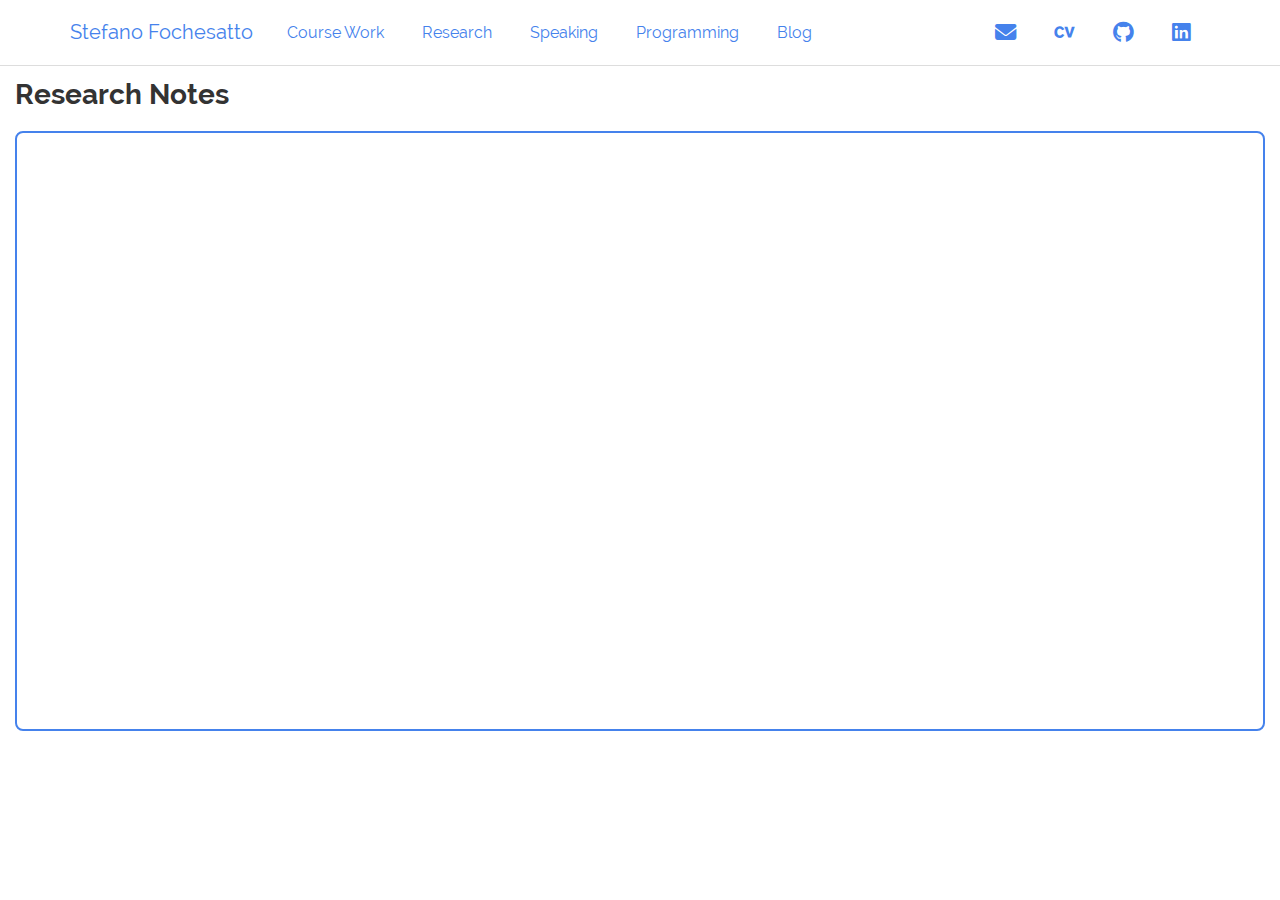
<file: ResearchNotes.html>
<!DOCTYPE html>

<html>

<head>

<meta charset="utf-8" />
<meta name="generator" content="pandoc" />
<meta http-equiv="X-UA-Compatible" content="IE=EDGE" />




<title>Current Research Notes</title>

<script src="site_libs/header-attrs-2.29/header-attrs.js"></script>
<script src="site_libs/jquery-3.6.0/jquery-3.6.0.min.js"></script>
<meta name="viewport" content="width=device-width, initial-scale=1" />
<link href="site_libs/bootstrap-3.3.5/css/readable.min.css" rel="stylesheet" />
<script src="site_libs/bootstrap-3.3.5/js/bootstrap.min.js"></script>
<script src="site_libs/bootstrap-3.3.5/shim/html5shiv.min.js"></script>
<script src="site_libs/bootstrap-3.3.5/shim/respond.min.js"></script>
<style>h1 {font-size: 34px;}
       h1.title {font-size: 38px;}
       h2 {font-size: 30px;}
       h3 {font-size: 24px;}
       h4 {font-size: 18px;}
       h5 {font-size: 16px;}
       h6 {font-size: 12px;}
       code {color: inherit; background-color: rgba(0, 0, 0, 0.04);}
       pre:not([class]) { background-color: white }</style>
<script src="site_libs/navigation-1.1/tabsets.js"></script>
<link href="site_libs/highlightjs-9.12.0/default.css" rel="stylesheet" />
<script src="site_libs/highlightjs-9.12.0/highlight.js"></script>
<link href="site_libs/font-awesome-6.5.2/css/all.min.css" rel="stylesheet" />
<link href="site_libs/font-awesome-6.5.2/css/v4-shims.min.css" rel="stylesheet" />

<style type="text/css">
  code{white-space: pre-wrap;}
  span.smallcaps{font-variant: small-caps;}
  span.underline{text-decoration: underline;}
  div.column{display: inline-block; vertical-align: top; width: 50%;}
  div.hanging-indent{margin-left: 1.5em; text-indent: -1.5em;}
  ul.task-list{list-style: none;}
    </style>

<style type="text/css">code{white-space: pre;}</style>
<script type="text/javascript">
if (window.hljs) {
  hljs.configure({languages: []});
  hljs.initHighlightingOnLoad();
  if (document.readyState && document.readyState === "complete") {
    window.setTimeout(function() { hljs.initHighlighting(); }, 0);
  }
}
</script>






<link rel="stylesheet" href="styles.css" type="text/css" />



<style type = "text/css">
.main-container {
  max-width: 940px;
  margin-left: auto;
  margin-right: auto;
}
img {
  max-width:100%;
}
.tabbed-pane {
  padding-top: 12px;
}
.html-widget {
  margin-bottom: 20px;
}
button.code-folding-btn:focus {
  outline: none;
}
summary {
  display: list-item;
}
details > summary > p:only-child {
  display: inline;
}
pre code {
  padding: 0;
}
</style>


<style type="text/css">
.dropdown-submenu {
  position: relative;
}
.dropdown-submenu>.dropdown-menu {
  top: 0;
  left: 100%;
  margin-top: -6px;
  margin-left: -1px;
  border-radius: 0 6px 6px 6px;
}
.dropdown-submenu:hover>.dropdown-menu {
  display: block;
}
.dropdown-submenu>a:after {
  display: block;
  content: " ";
  float: right;
  width: 0;
  height: 0;
  border-color: transparent;
  border-style: solid;
  border-width: 5px 0 5px 5px;
  border-left-color: #cccccc;
  margin-top: 5px;
  margin-right: -10px;
}
.dropdown-submenu:hover>a:after {
  border-left-color: #adb5bd;
}
.dropdown-submenu.pull-left {
  float: none;
}
.dropdown-submenu.pull-left>.dropdown-menu {
  left: -100%;
  margin-left: 10px;
  border-radius: 6px 0 6px 6px;
}
</style>

<script type="text/javascript">
// manage active state of menu based on current page
$(document).ready(function () {
  // active menu anchor
  href = window.location.pathname
  href = href.substr(href.lastIndexOf('/') + 1)
  if (href === "")
    href = "index.html";
  var menuAnchor = $('a[href="' + href + '"]');

  // mark the anchor link active (and if it's in a dropdown, also mark that active)
  var dropdown = menuAnchor.closest('li.dropdown');
  if (window.bootstrap) { // Bootstrap 4+
    menuAnchor.addClass('active');
    dropdown.find('> .dropdown-toggle').addClass('active');
  } else { // Bootstrap 3
    menuAnchor.parent().addClass('active');
    dropdown.addClass('active');
  }

  // Navbar adjustments
  var navHeight = $(".navbar").first().height() + 15;
  var style = document.createElement('style');
  var pt = "padding-top: " + navHeight + "px; ";
  var mt = "margin-top: -" + navHeight + "px; ";
  var css = "";
  // offset scroll position for anchor links (for fixed navbar)
  for (var i = 1; i <= 6; i++) {
    css += ".section h" + i + "{ " + pt + mt + "}\n";
  }
  style.innerHTML = "body {" + pt + "padding-bottom: 40px; }\n" + css;
  document.head.appendChild(style);
});
</script>

<!-- tabsets -->

<style type="text/css">
.tabset-dropdown > .nav-tabs {
  display: inline-table;
  max-height: 500px;
  min-height: 44px;
  overflow-y: auto;
  border: 1px solid #ddd;
  border-radius: 4px;
}

.tabset-dropdown > .nav-tabs > li.active:before, .tabset-dropdown > .nav-tabs.nav-tabs-open:before {
  content: "\e259";
  font-family: 'Glyphicons Halflings';
  display: inline-block;
  padding: 10px;
  border-right: 1px solid #ddd;
}

.tabset-dropdown > .nav-tabs.nav-tabs-open > li.active:before {
  content: "\e258";
  font-family: 'Glyphicons Halflings';
  border: none;
}

.tabset-dropdown > .nav-tabs > li.active {
  display: block;
}

.tabset-dropdown > .nav-tabs > li > a,
.tabset-dropdown > .nav-tabs > li > a:focus,
.tabset-dropdown > .nav-tabs > li > a:hover {
  border: none;
  display: inline-block;
  border-radius: 4px;
  background-color: transparent;
}

.tabset-dropdown > .nav-tabs.nav-tabs-open > li {
  display: block;
  float: none;
}

.tabset-dropdown > .nav-tabs > li {
  display: none;
}
</style>

<!-- code folding -->




</head>

<body>


<div class="container-fluid main-container">




<div class="navbar navbar-default  navbar-fixed-top" role="navigation">
  <div class="container">
    <div class="navbar-header">
      <button type="button" class="navbar-toggle collapsed" data-toggle="collapse" data-bs-toggle="collapse" data-target="#navbar" data-bs-target="#navbar">
        <span class="icon-bar"></span>
        <span class="icon-bar"></span>
        <span class="icon-bar"></span>
      </button>
      <a class="navbar-brand" href="index.html">Stefano Fochesatto</a>
    </div>
    <div id="navbar" class="navbar-collapse collapse">
      <ul class="nav navbar-nav">
        <li>
  <a href="course.html">Course Work</a>
</li>
<li>
  <a href="research.html">Research</a>
</li>
<li>
  <a href="talks.html">Speaking</a>
</li>
<li>
  <a href="software.html">Programming</a>
</li>
<li>
  <a href="blog.html">Blog</a>
</li>
      </ul>
      <ul class="nav navbar-nav navbar-right">
        <li>
  <a href="contact.html">
    <span class="fa fa-envelope fa-lg"></span>
     
  </a>
</li>
<li>
  <a href="./files/Stefano_Resume.pdf">
    <span class="ai ai-cv ai-lg"></span>
     
  </a>
</li>
<li>
  <a href="http://github.com/StefanoFochesatto">
    <span class="fab fa-github fa-lg"></span>
     
  </a>
</li>
<li>
  <a href="https://www.linkedin.com/in/stefano-fochesatto-076447213/">
    <span class="fab fa-linkedin fa-lg"></span>
     
  </a>
</li>
      </ul>
    </div><!--/.nav-collapse -->
  </div><!--/.container -->
</div><!--/.navbar -->

<div id="header">




</div>


<p><link rel="stylesheet" href="styles.css" type="text/css">
<link rel="stylesheet" href="academicicons/css/academicons.min.css"/></p>
<style type="text/css">
.main-container {
  max-width: 1800px !important;
  margin-left: auto !important;
  margin-right: auto !important;

}

html, body{
    height:100%;    
} 

p, h2{
  max-width: 1800px !important;
  align: center !important;
  margin-left: auto !important;
  margin-right: auto !important;
  display: flex;
  flex: 1;
  height; 100%;
  margin: 0 auto;
}



iframe {
  max-width: 1800px !important;
  align: center !important;
  margin-left: auto !important;
  margin-right: auto !important;
  flex: 1;
  align-items: stretch;
  margin: 0 auto;
}


</style>
<div id="research-notes" class="section level2">
<h2>Research Notes</h2>
<p><iframe src="https://excalidraw.com/#json=cb6cDjOZPvowpfPiVx-dc,go5Bxo5VnPkKaoErqiJjrg" width="100%" height=600px frameborder="0" allowtransparency="true" allow="encrypted-media" style="border: 2px solid #4582ec;
                                                border-radius: 4px; 
                                                padding: 5px; 
                                                margin-top: 20px;
                                                border-radius: 8px" align="center"></iframe></p>
</div>




</div>

<script>

// add bootstrap table styles to pandoc tables
function bootstrapStylePandocTables() {
  $('tr.odd').parent('tbody').parent('table').addClass('table table-condensed');
}
$(document).ready(function () {
  bootstrapStylePandocTables();
});


</script>

<!-- tabsets -->

<script>
$(document).ready(function () {
  window.buildTabsets("TOC");
});

$(document).ready(function () {
  $('.tabset-dropdown > .nav-tabs > li').click(function () {
    $(this).parent().toggleClass('nav-tabs-open');
  });
});
</script>

<!-- code folding -->


<!-- dynamically load mathjax for compatibility with self-contained -->
<script>
  (function () {
    var script = document.createElement("script");
    script.type = "text/javascript";
    script.src  = "https://mathjax.rstudio.com/latest/MathJax.js?config=TeX-AMS-MML_HTMLorMML";
    document.getElementsByTagName("head")[0].appendChild(script);
  })();
</script>

</body>
</html>
</file>
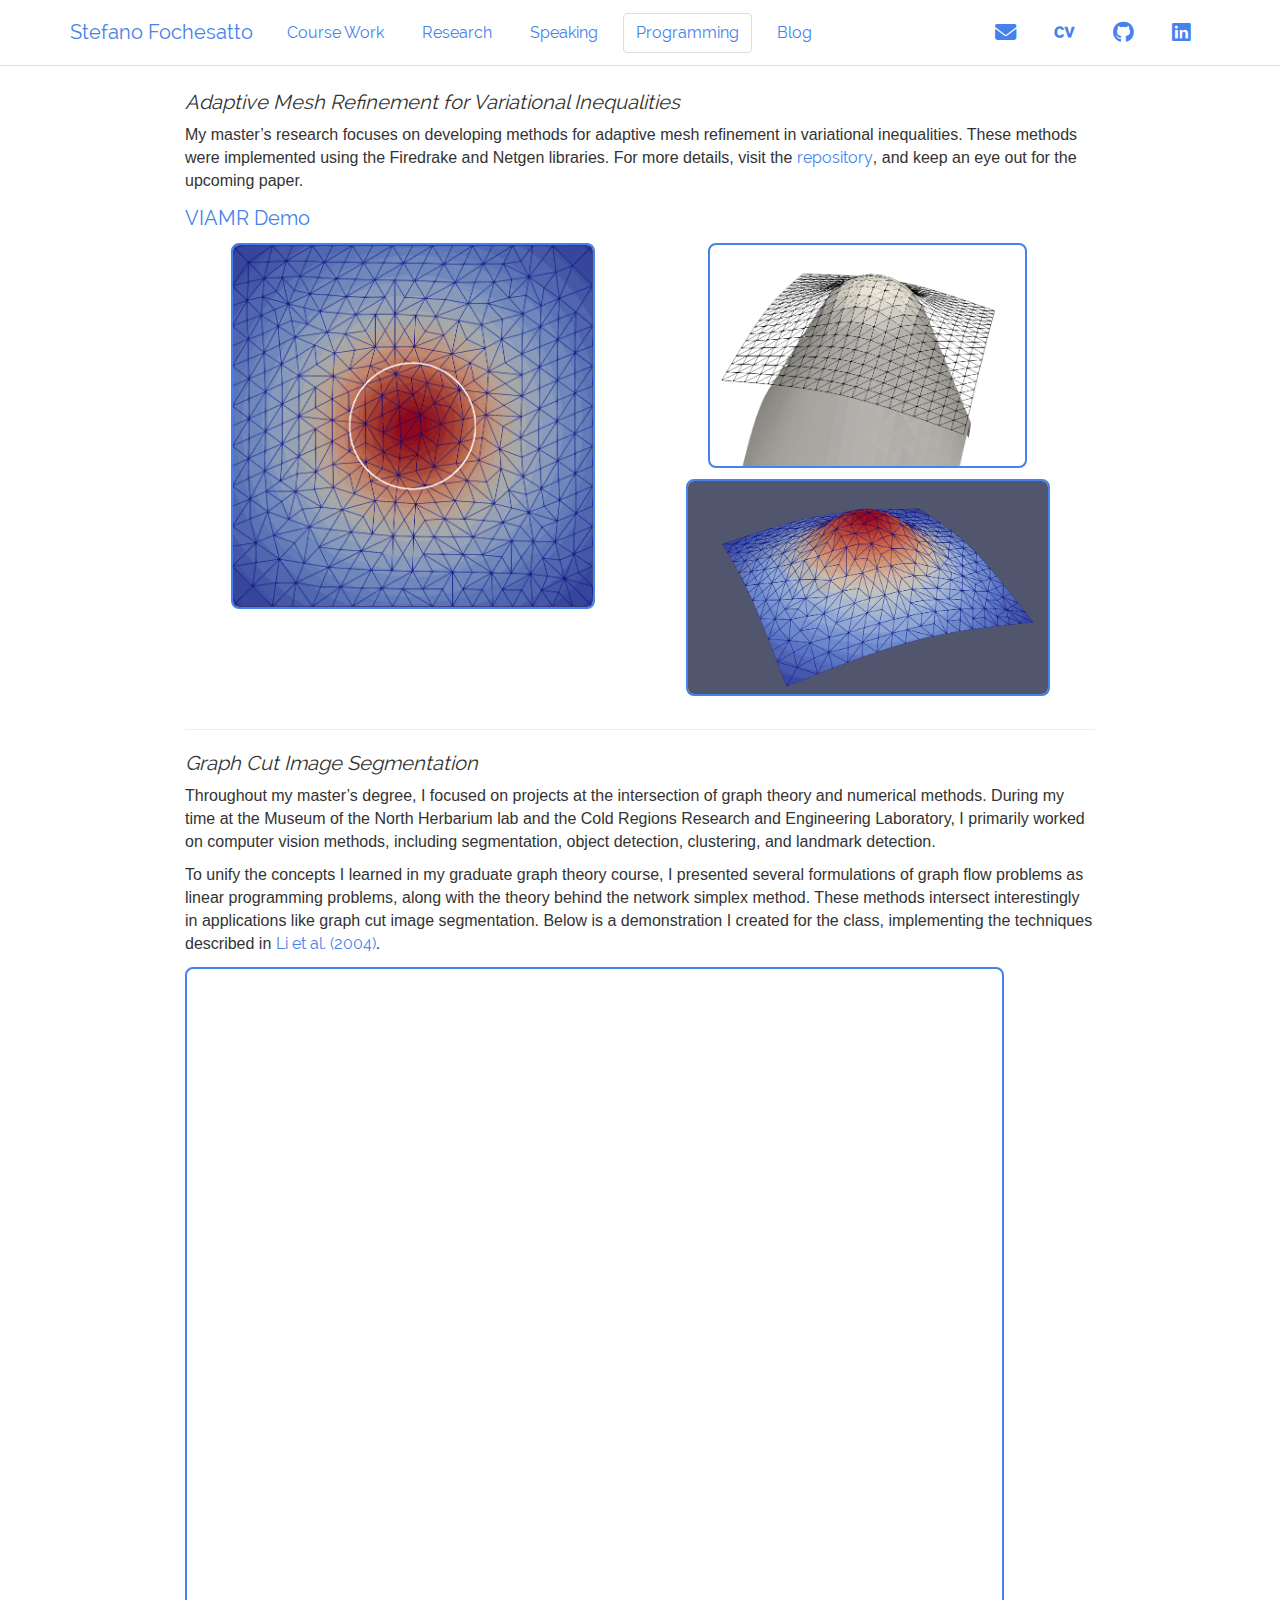
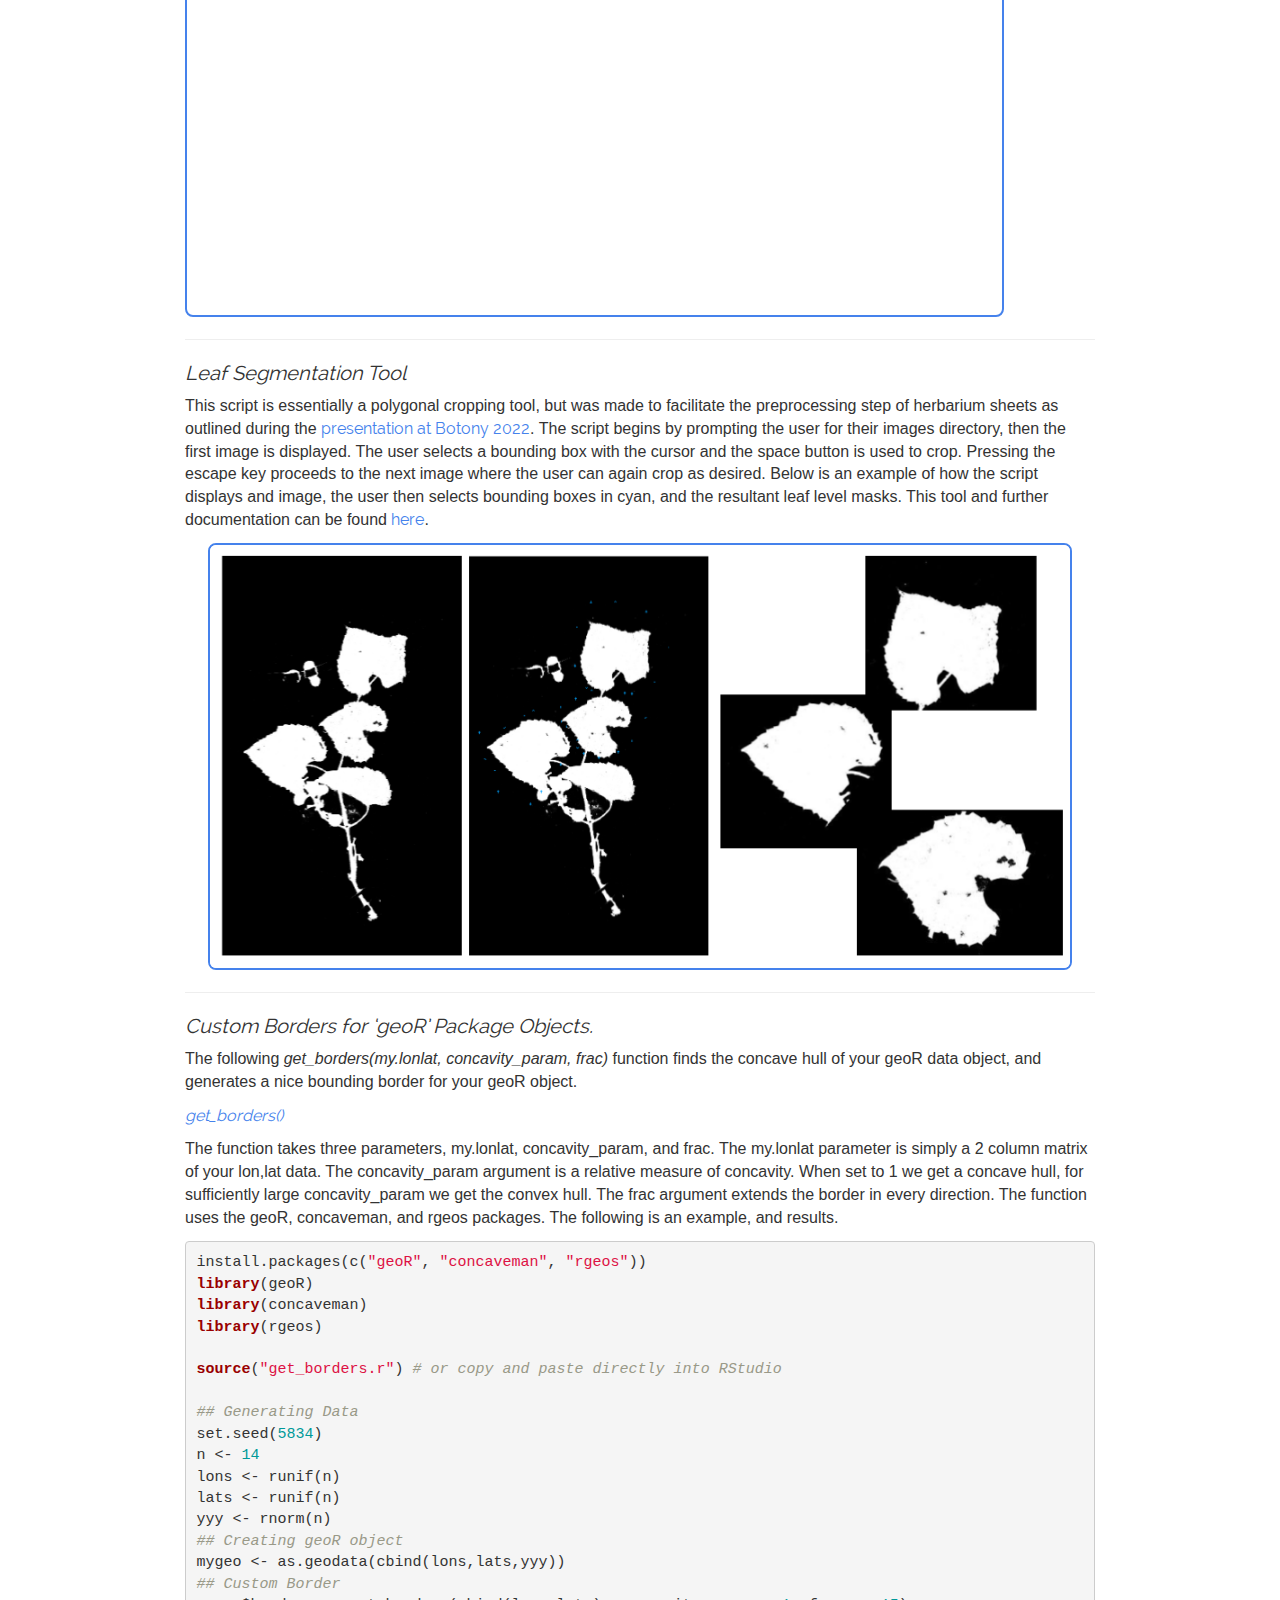
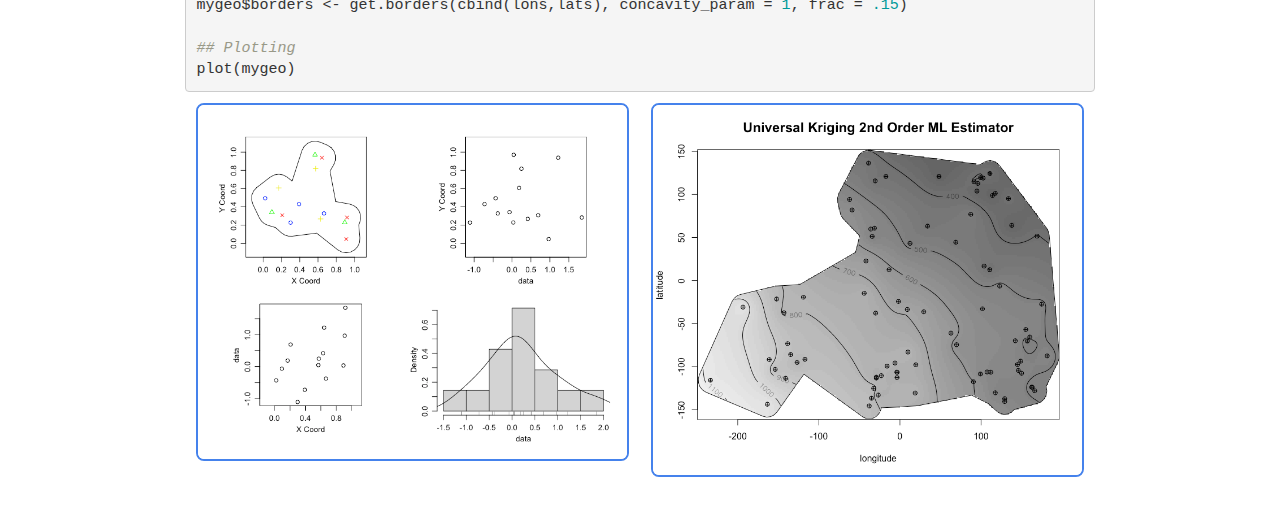
<file: software.html>
<!DOCTYPE html>

<html>

<head>

<meta charset="utf-8" />
<meta name="generator" content="pandoc" />
<meta http-equiv="X-UA-Compatible" content="IE=EDGE" />




<title>Stefano Fochesatto</title>

<script src="site_libs/header-attrs-2.29/header-attrs.js"></script>
<script src="site_libs/jquery-3.6.0/jquery-3.6.0.min.js"></script>
<meta name="viewport" content="width=device-width, initial-scale=1" />
<link href="site_libs/bootstrap-3.3.5/css/readable.min.css" rel="stylesheet" />
<script src="site_libs/bootstrap-3.3.5/js/bootstrap.min.js"></script>
<script src="site_libs/bootstrap-3.3.5/shim/html5shiv.min.js"></script>
<script src="site_libs/bootstrap-3.3.5/shim/respond.min.js"></script>
<style>h1 {font-size: 34px;}
       h1.title {font-size: 38px;}
       h2 {font-size: 30px;}
       h3 {font-size: 24px;}
       h4 {font-size: 18px;}
       h5 {font-size: 16px;}
       h6 {font-size: 12px;}
       code {color: inherit; background-color: rgba(0, 0, 0, 0.04);}
       pre:not([class]) { background-color: white }</style>
<script src="site_libs/navigation-1.1/tabsets.js"></script>
<link href="site_libs/highlightjs-9.12.0/default.css" rel="stylesheet" />
<script src="site_libs/highlightjs-9.12.0/highlight.js"></script>
<link href="site_libs/font-awesome-6.5.2/css/all.min.css" rel="stylesheet" />
<link href="site_libs/font-awesome-6.5.2/css/v4-shims.min.css" rel="stylesheet" />

<style type="text/css">
  code{white-space: pre-wrap;}
  span.smallcaps{font-variant: small-caps;}
  span.underline{text-decoration: underline;}
  div.column{display: inline-block; vertical-align: top; width: 50%;}
  div.hanging-indent{margin-left: 1.5em; text-indent: -1.5em;}
  ul.task-list{list-style: none;}
    </style>

<style type="text/css">code{white-space: pre;}</style>
<script type="text/javascript">
if (window.hljs) {
  hljs.configure({languages: []});
  hljs.initHighlightingOnLoad();
  if (document.readyState && document.readyState === "complete") {
    window.setTimeout(function() { hljs.initHighlighting(); }, 0);
  }
}
</script>






<link rel="stylesheet" href="styles.css" type="text/css" />



<style type = "text/css">
.main-container {
  max-width: 940px;
  margin-left: auto;
  margin-right: auto;
}
img {
  max-width:100%;
}
.tabbed-pane {
  padding-top: 12px;
}
.html-widget {
  margin-bottom: 20px;
}
button.code-folding-btn:focus {
  outline: none;
}
summary {
  display: list-item;
}
details > summary > p:only-child {
  display: inline;
}
pre code {
  padding: 0;
}
</style>


<style type="text/css">
.dropdown-submenu {
  position: relative;
}
.dropdown-submenu>.dropdown-menu {
  top: 0;
  left: 100%;
  margin-top: -6px;
  margin-left: -1px;
  border-radius: 0 6px 6px 6px;
}
.dropdown-submenu:hover>.dropdown-menu {
  display: block;
}
.dropdown-submenu>a:after {
  display: block;
  content: " ";
  float: right;
  width: 0;
  height: 0;
  border-color: transparent;
  border-style: solid;
  border-width: 5px 0 5px 5px;
  border-left-color: #cccccc;
  margin-top: 5px;
  margin-right: -10px;
}
.dropdown-submenu:hover>a:after {
  border-left-color: #adb5bd;
}
.dropdown-submenu.pull-left {
  float: none;
}
.dropdown-submenu.pull-left>.dropdown-menu {
  left: -100%;
  margin-left: 10px;
  border-radius: 6px 0 6px 6px;
}
</style>

<script type="text/javascript">
// manage active state of menu based on current page
$(document).ready(function () {
  // active menu anchor
  href = window.location.pathname
  href = href.substr(href.lastIndexOf('/') + 1)
  if (href === "")
    href = "index.html";
  var menuAnchor = $('a[href="' + href + '"]');

  // mark the anchor link active (and if it's in a dropdown, also mark that active)
  var dropdown = menuAnchor.closest('li.dropdown');
  if (window.bootstrap) { // Bootstrap 4+
    menuAnchor.addClass('active');
    dropdown.find('> .dropdown-toggle').addClass('active');
  } else { // Bootstrap 3
    menuAnchor.parent().addClass('active');
    dropdown.addClass('active');
  }

  // Navbar adjustments
  var navHeight = $(".navbar").first().height() + 15;
  var style = document.createElement('style');
  var pt = "padding-top: " + navHeight + "px; ";
  var mt = "margin-top: -" + navHeight + "px; ";
  var css = "";
  // offset scroll position for anchor links (for fixed navbar)
  for (var i = 1; i <= 6; i++) {
    css += ".section h" + i + "{ " + pt + mt + "}\n";
  }
  style.innerHTML = "body {" + pt + "padding-bottom: 40px; }\n" + css;
  document.head.appendChild(style);
});
</script>

<!-- tabsets -->

<style type="text/css">
.tabset-dropdown > .nav-tabs {
  display: inline-table;
  max-height: 500px;
  min-height: 44px;
  overflow-y: auto;
  border: 1px solid #ddd;
  border-radius: 4px;
}

.tabset-dropdown > .nav-tabs > li.active:before, .tabset-dropdown > .nav-tabs.nav-tabs-open:before {
  content: "\e259";
  font-family: 'Glyphicons Halflings';
  display: inline-block;
  padding: 10px;
  border-right: 1px solid #ddd;
}

.tabset-dropdown > .nav-tabs.nav-tabs-open > li.active:before {
  content: "\e258";
  font-family: 'Glyphicons Halflings';
  border: none;
}

.tabset-dropdown > .nav-tabs > li.active {
  display: block;
}

.tabset-dropdown > .nav-tabs > li > a,
.tabset-dropdown > .nav-tabs > li > a:focus,
.tabset-dropdown > .nav-tabs > li > a:hover {
  border: none;
  display: inline-block;
  border-radius: 4px;
  background-color: transparent;
}

.tabset-dropdown > .nav-tabs.nav-tabs-open > li {
  display: block;
  float: none;
}

.tabset-dropdown > .nav-tabs > li {
  display: none;
}
</style>

<!-- code folding -->




</head>

<body>


<div class="container-fluid main-container">




<div class="navbar navbar-default  navbar-fixed-top" role="navigation">
  <div class="container">
    <div class="navbar-header">
      <button type="button" class="navbar-toggle collapsed" data-toggle="collapse" data-bs-toggle="collapse" data-target="#navbar" data-bs-target="#navbar">
        <span class="icon-bar"></span>
        <span class="icon-bar"></span>
        <span class="icon-bar"></span>
      </button>
      <a class="navbar-brand" href="index.html">Stefano Fochesatto</a>
    </div>
    <div id="navbar" class="navbar-collapse collapse">
      <ul class="nav navbar-nav">
        <li>
  <a href="course.html">Course Work</a>
</li>
<li>
  <a href="research.html">Research</a>
</li>
<li>
  <a href="talks.html">Speaking</a>
</li>
<li>
  <a href="software.html">Programming</a>
</li>
<li>
  <a href="blog.html">Blog</a>
</li>
      </ul>
      <ul class="nav navbar-nav navbar-right">
        <li>
  <a href="contact.html">
    <span class="fa fa-envelope fa-lg"></span>
     
  </a>
</li>
<li>
  <a href="./files/Stefano_Resume.pdf">
    <span class="ai ai-cv ai-lg"></span>
     
  </a>
</li>
<li>
  <a href="http://github.com/StefanoFochesatto">
    <span class="fab fa-github fa-lg"></span>
     
  </a>
</li>
<li>
  <a href="https://www.linkedin.com/in/stefano-fochesatto-076447213/">
    <span class="fab fa-linkedin fa-lg"></span>
     
  </a>
</li>
      </ul>
    </div><!--/.nav-collapse -->
  </div><!--/.container -->
</div><!--/.navbar -->

<div id="header">




</div>


<p><link rel="stylesheet" href="styles.css" type="text/css">
<link rel="stylesheet" href="academicicons/css/academicons.min.css"/></p>
<style>
.vertical-video-container img {
    width: auto;
    height: auto; /* Fit GIF vertically */
    max-height: 80vh; /* Adjust as needed */
    border-radius: 8px; /* Optional: rounded corners */
    display: block; /* Ensures no extra space below image */
    margin: 0 auto;
}
</style>
<div id="adaptive-mesh-refinement-for-variational-inequalities"
class="section level3">
<h3>Adaptive Mesh Refinement for Variational Inequalities</h3>
<p>My master’s research focuses on developing methods for adaptive mesh
refinement in variational inequalities. These methods were implemented
using the Firedrake and Netgen libraries. For more details, visit the <a
href="https://github.com/StefanoFochesatto/VI-AMR">repository</a>, and
keep an eye out for the upcoming paper.</p>
<p><a href="VIAMR.html" style="font-size: 20px">VIAMR Demo</a></p>
<div class="columns">
<div class="column" style="width:50%;">
<p><img src="images/animated_mesh.gif" alt="Vertical GIF" style="width:80%; border: 2px solid #4582ec;
                                                border-radius: 4px;
                                                border-radius: 8px" align="center"></p>
</div><div class="column" style="width:50%;">
<p><img src="images/Solution.png" style="width:70%; border: 2px solid #4582ec;
                                                border-radius: 4px;
                                                border-radius: 8px" align="center"></p>
<p><img src="images/animated_surface.gif" alt="Vertical GIF" style="width:80%; border: 2px solid #4582ec;
                                                border-radius: 4px;
                                                border-radius: 8px" align="center"></p>
</div>
</div>
<hr />
</div>
<div id="graph-cut-image-segmentation" class="section level3">
<h3>Graph Cut Image Segmentation</h3>
<p>Throughout my master’s degree, I focused on projects at the
intersection of graph theory and numerical methods. During my time at
the Museum of the North Herbarium lab and the Cold Regions Research and
Engineering Laboratory, I primarily worked on computer vision methods,
including segmentation, object detection, clustering, and landmark
detection.</p>
<p>To unify the concepts I learned in my graduate graph theory course, I
presented several formulations of graph flow problems as linear
programming problems, along with the theory behind the network simplex
method. These methods intersect interestingly in applications like graph
cut image segmentation. Below is a demonstration I created for the
class, implementing the techniques described in <a
href="https://www.researchgate.net/publication/220183511_Lazy_snapping">Li
et al. (2004)</a>.</p>
<iframe src="https://gsfochesatto-graphcutsegmentation.hf.space" frameborder="0" width="850" height="950" style="width:90%; border: 2px solid #4582ec;
                                                border-radius: 4px;
                                                border-radius: 8px" align="center">
</iframe>
<hr />
</div>
<div id="leaf-segmentation-tool" class="section level3">
<h3>Leaf Segmentation Tool</h3>
<p>This script is essentially a polygonal cropping tool, but was made to
facilitate the preprocessing step of herbarium sheets as outlined during
the <a
href="https://stefanofochesatto.github.io/files/DeepLearningImageClusteringBotany2022.pdf">presentation
at Botony 2022</a>. The script begins by prompting the user for their
images directory, then the first image is displayed. The user selects a
bounding box with the cursor and the space button is used to crop.
Pressing the escape key proceeds to the next image where the user can
again crop as desired. Below is an example of how the script displays
and image, the user then selects bounding boxes in cyan, and the
resultant leaf level masks. This tool and further documentation can be
found <a
href="https://github.com/StefanoFochesatto/Leaf-Segmentation-Tool">here</a>.</p>
<p><img src="images/SegmentationTool.png" style="width:95%; border: 2px solid #4582ec;
                                                border-radius: 4px;
                                                border-radius: 8px" align="center"></p>
<hr />
</div>
<div id="custom-borders-for-geor-package-objects."
class="section level3">
<h3>Custom Borders for ‘geoR’ Package Objects.</h3>
<p>The following <em>get_borders(my.lonlat, concavity_param, frac)</em>
function finds the concave hull of your geoR data object, and generates
a nice bounding border for your geoR object.</p>
<p><a
href="https://github.com/StefanoFochesatto/Homework-Spring-2022/blob/main/Spatial%20Statistics/get_borders.r"><em>get_borders()</em></a></p>
<p>The function takes three parameters, my.lonlat, concavity_param, and
frac. The my.lonlat parameter is simply a 2 column matrix of your
lon,lat data. The concavity_param argument is a relative measure of
concavity. When set to 1 we get a concave hull, for sufficiently large
concavity_param we get the convex hull. The frac argument extends the
border in every direction. The function uses the geoR, concaveman, and
rgeos packages. The following is an example, and results.</p>
<pre class="r"><code>install.packages(c(&quot;geoR&quot;, &quot;concaveman&quot;, &quot;rgeos&quot;))
library(geoR)
library(concaveman)
library(rgeos)

source(&quot;get_borders.r&quot;) # or copy and paste directly into RStudio

## Generating Data
set.seed(5834)
n &lt;- 14
lons &lt;- runif(n)
lats &lt;- runif(n)
yyy &lt;- rnorm(n)
## Creating geoR object
mygeo &lt;- as.geodata(cbind(lons,lats,yyy))
## Custom Border
mygeo$borders &lt;- get.borders(cbind(lons,lats), concavity_param = 1, frac = .15)

## Plotting
plot(mygeo)</code></pre>
<div class="columns">
<div class="column" style="width:50%;">
<p><img src="images/Example.png" style="width:95%; border: 2px solid #4582ec;
                                                border-radius: 4px;
                                                border-radius: 8px" align="center"></p>
</div><div class="column" style="width:50%;">
<p><img src="images/image.png" style="width:95%; border: 2px solid #4582ec;
                                                border-radius: 4px;
                                                border-radius: 8px" align="center"></p>
</div>
</div>
</div>




</div>

<script>

// add bootstrap table styles to pandoc tables
function bootstrapStylePandocTables() {
  $('tr.odd').parent('tbody').parent('table').addClass('table table-condensed');
}
$(document).ready(function () {
  bootstrapStylePandocTables();
});


</script>

<!-- tabsets -->

<script>
$(document).ready(function () {
  window.buildTabsets("TOC");
});

$(document).ready(function () {
  $('.tabset-dropdown > .nav-tabs > li').click(function () {
    $(this).parent().toggleClass('nav-tabs-open');
  });
});
</script>

<!-- code folding -->


<!-- dynamically load mathjax for compatibility with self-contained -->
<script>
  (function () {
    var script = document.createElement("script");
    script.type = "text/javascript";
    script.src  = "https://mathjax.rstudio.com/latest/MathJax.js?config=TeX-AMS-MML_HTMLorMML";
    document.getElementsByTagName("head")[0].appendChild(script);
  })();
</script>

</body>
</html>
</file>
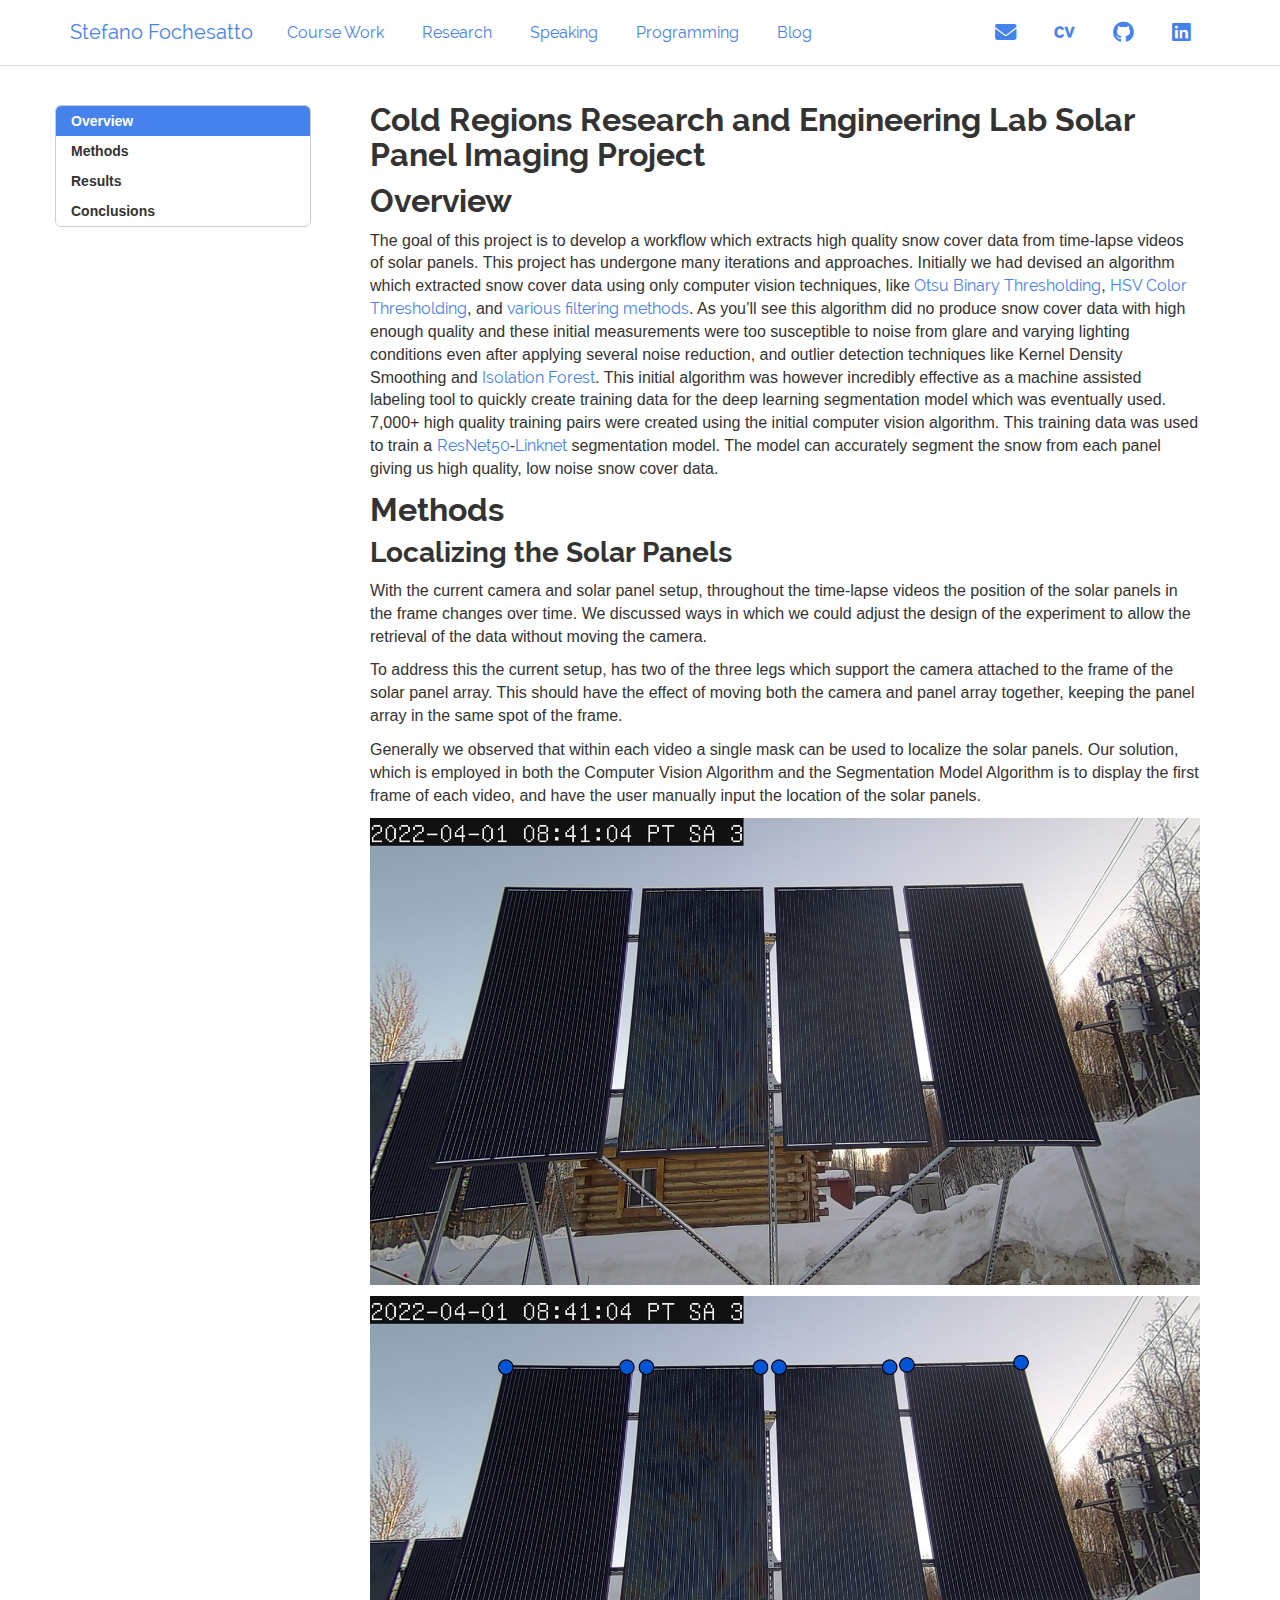
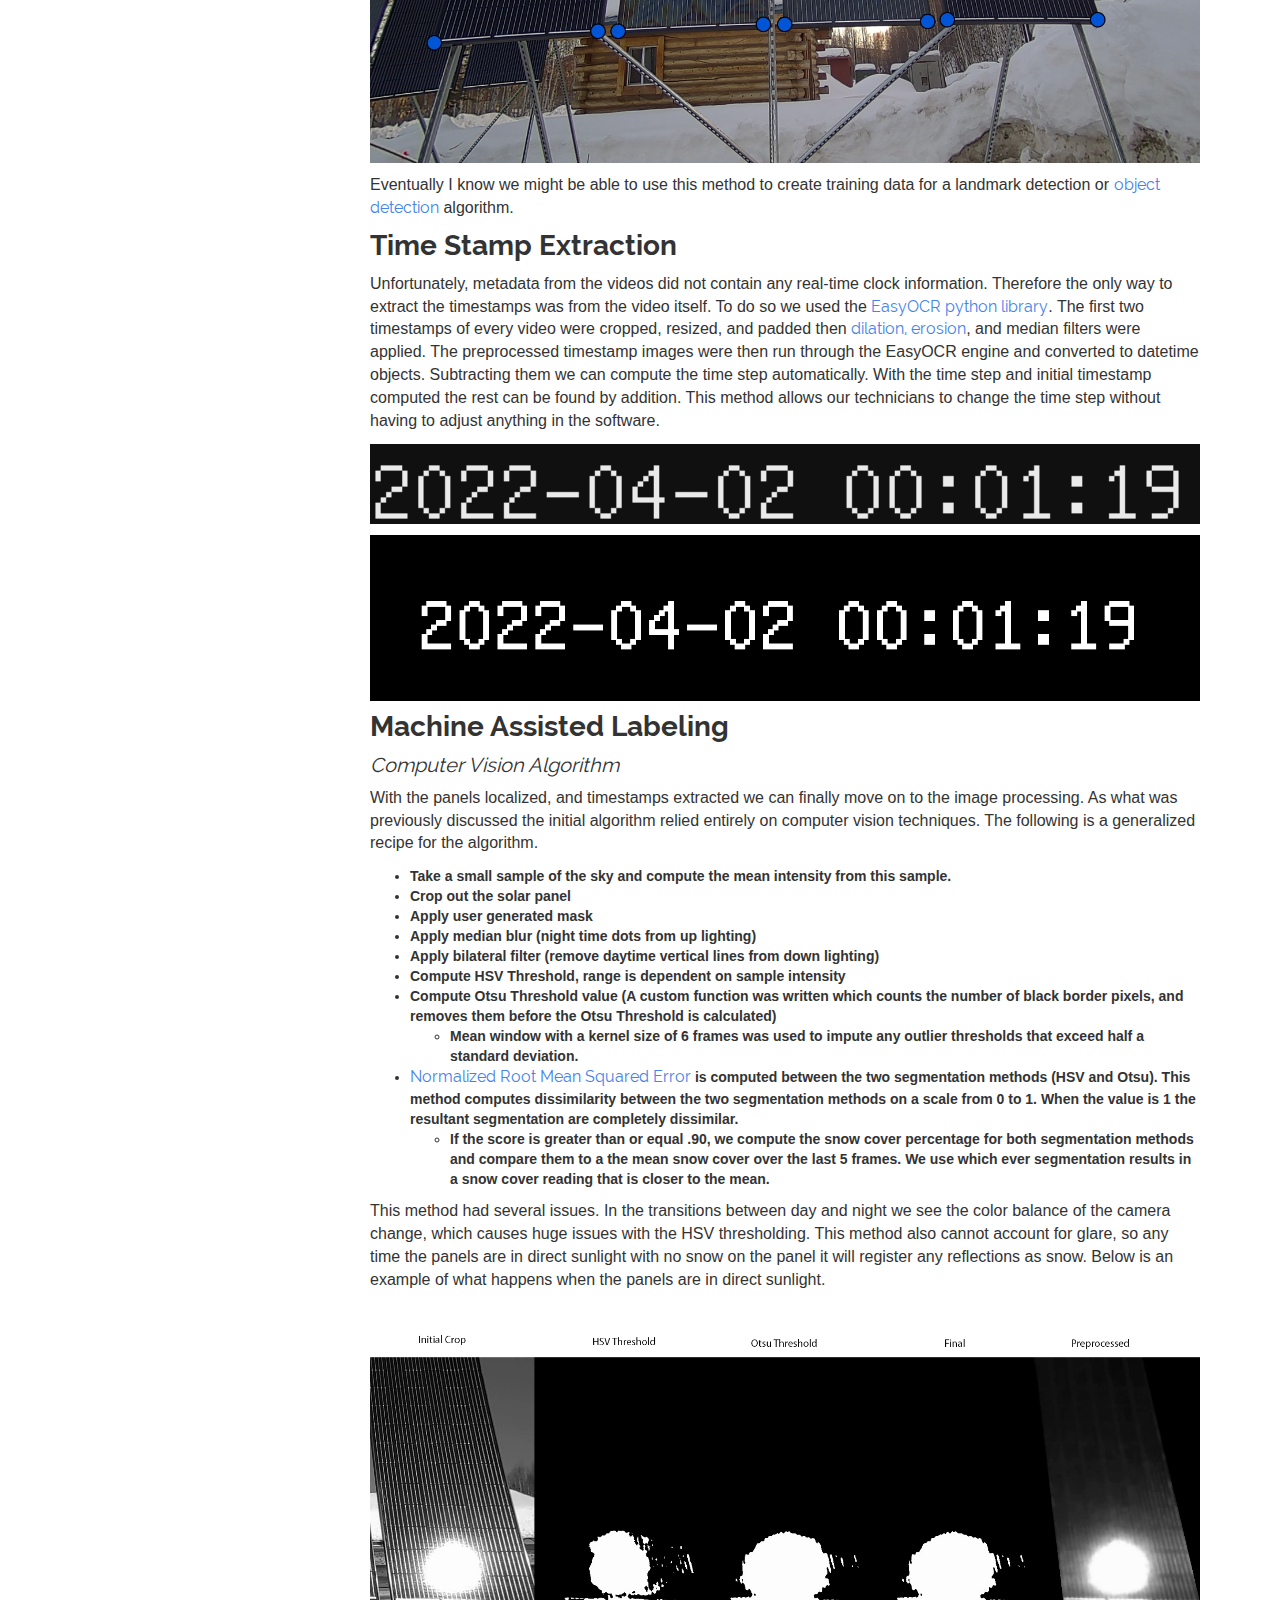
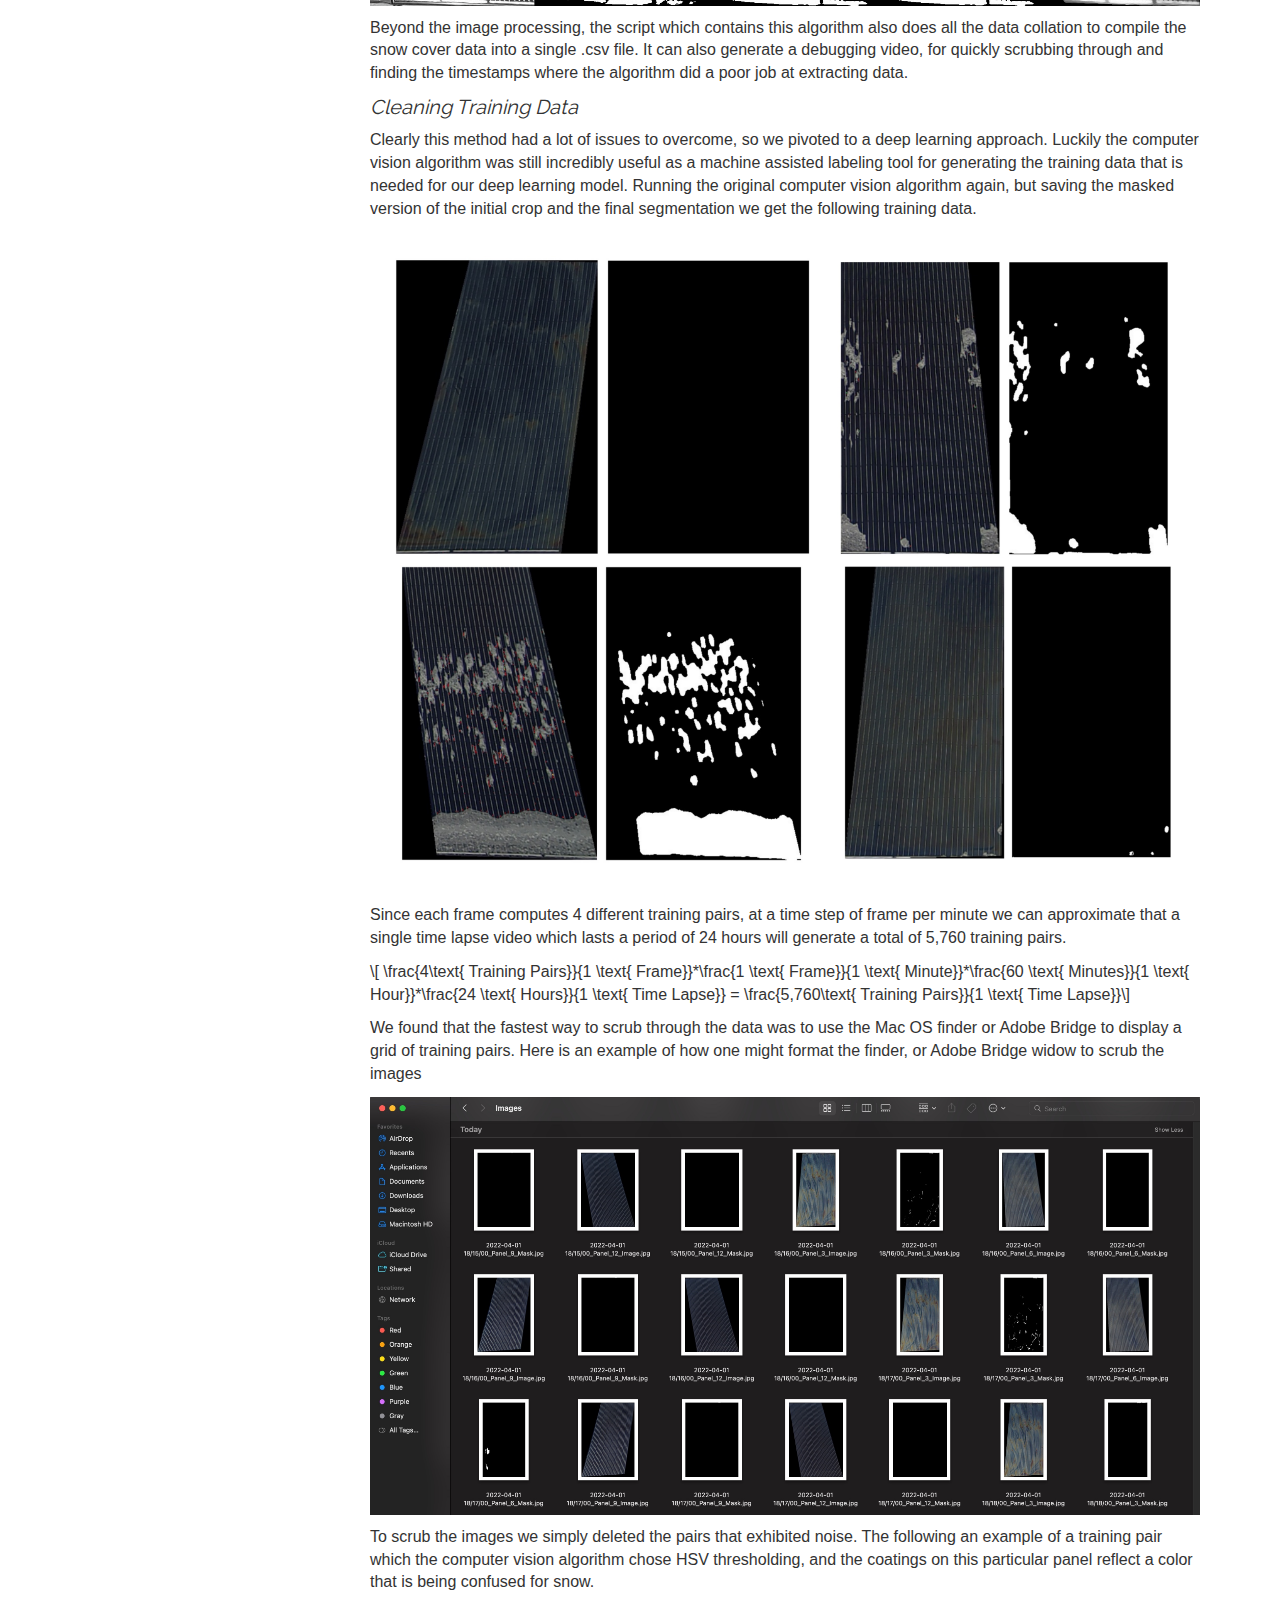
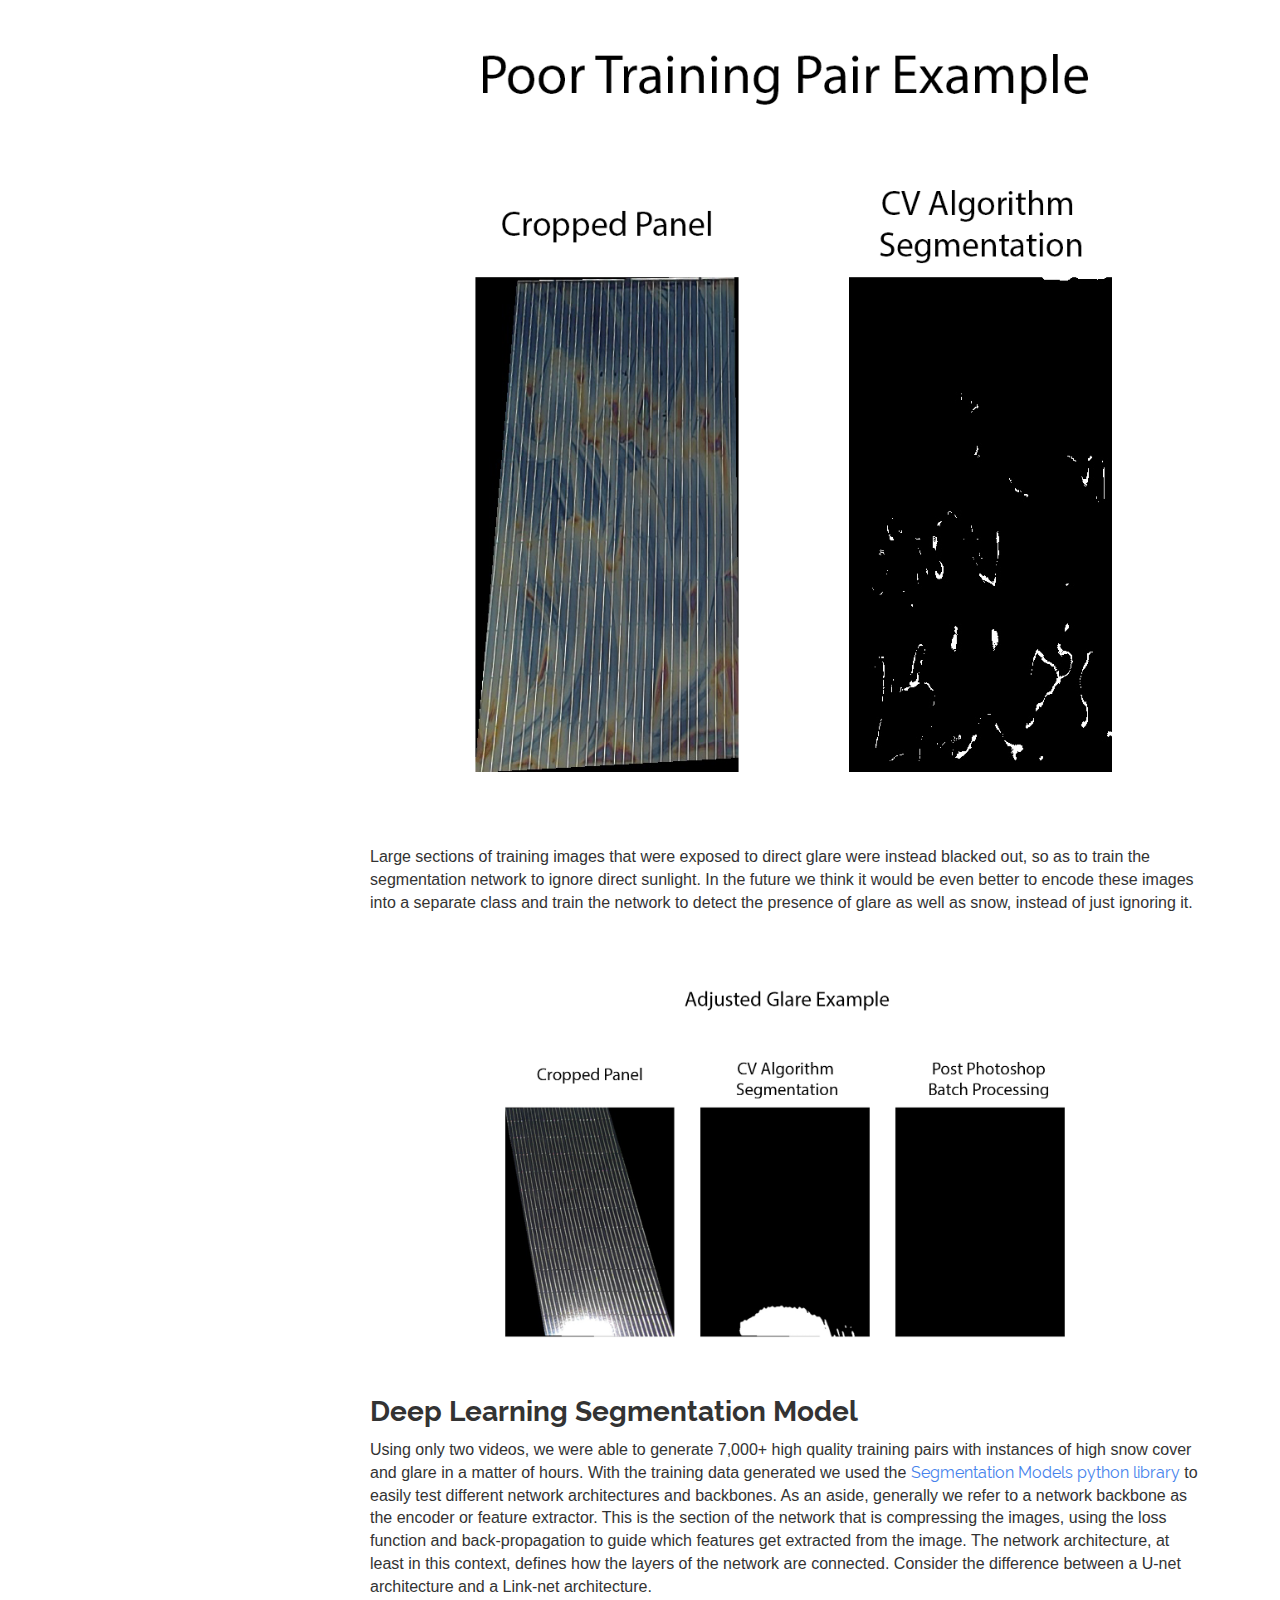
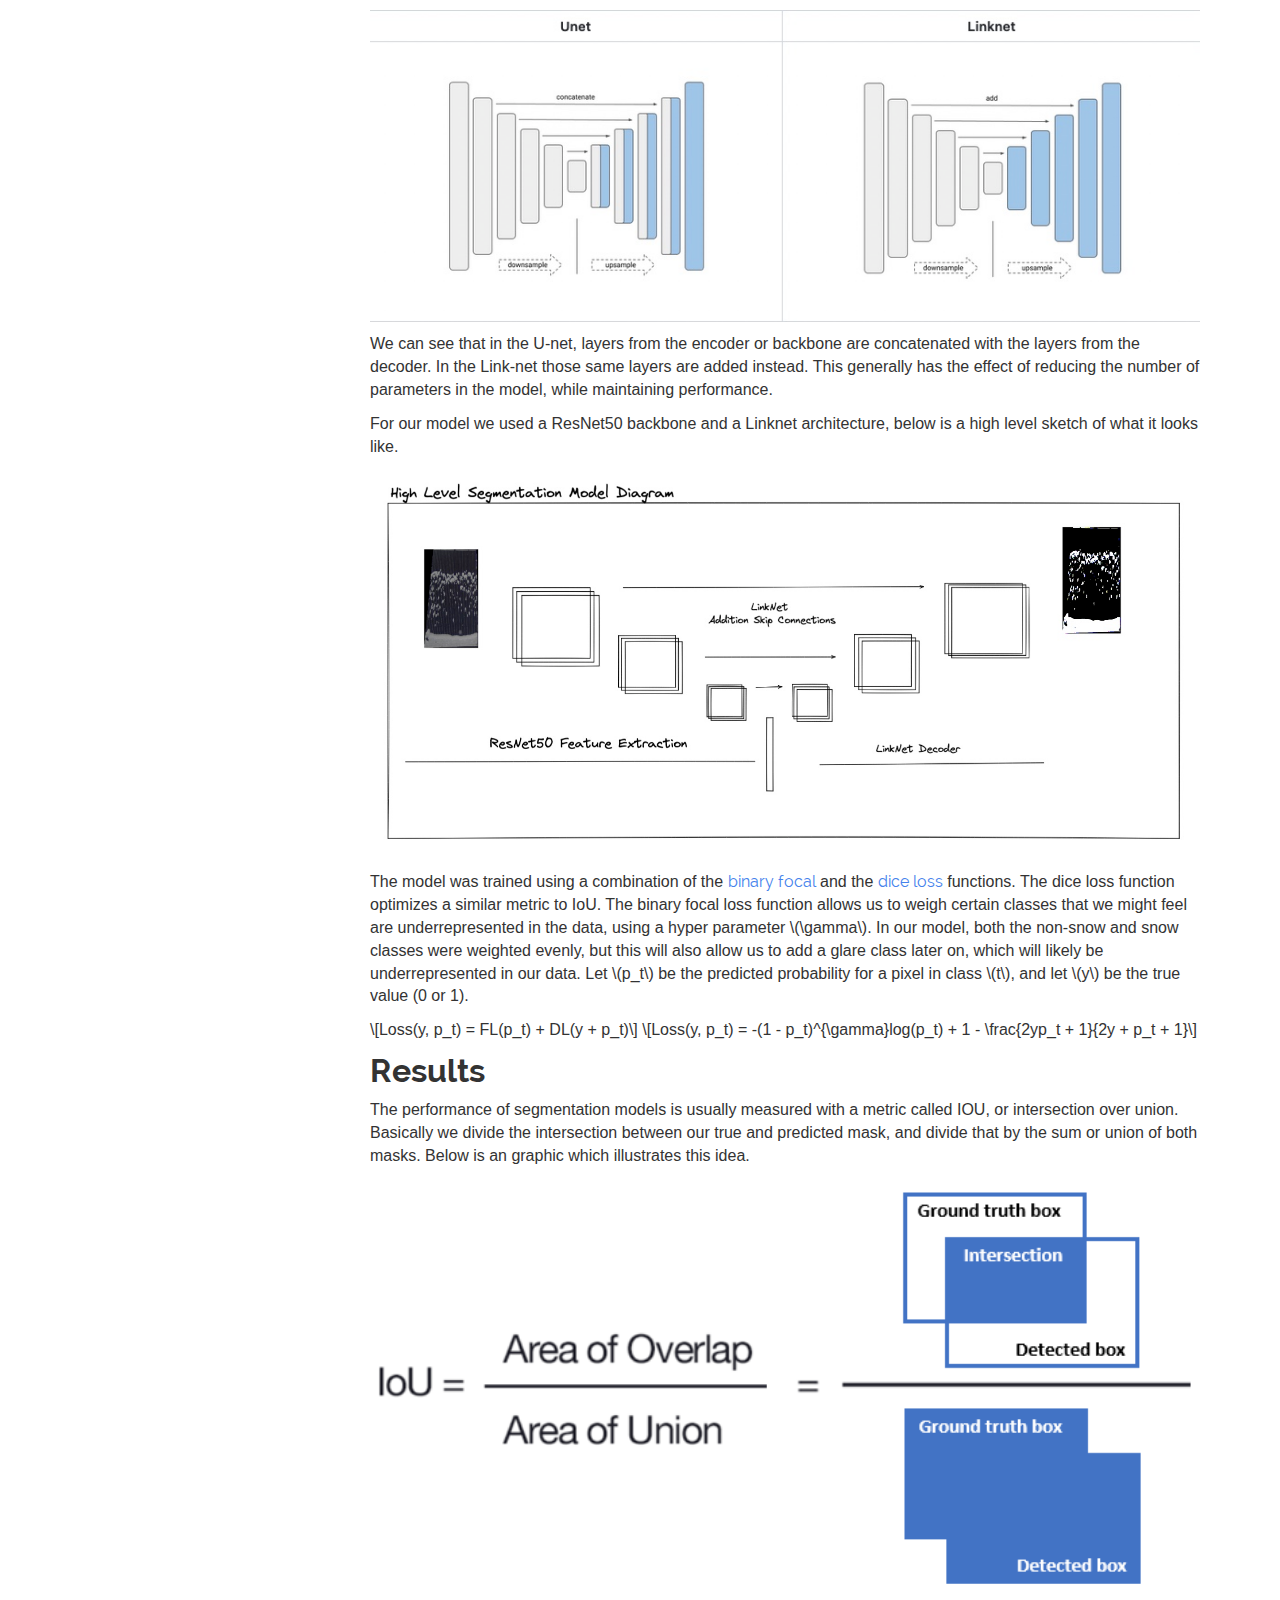
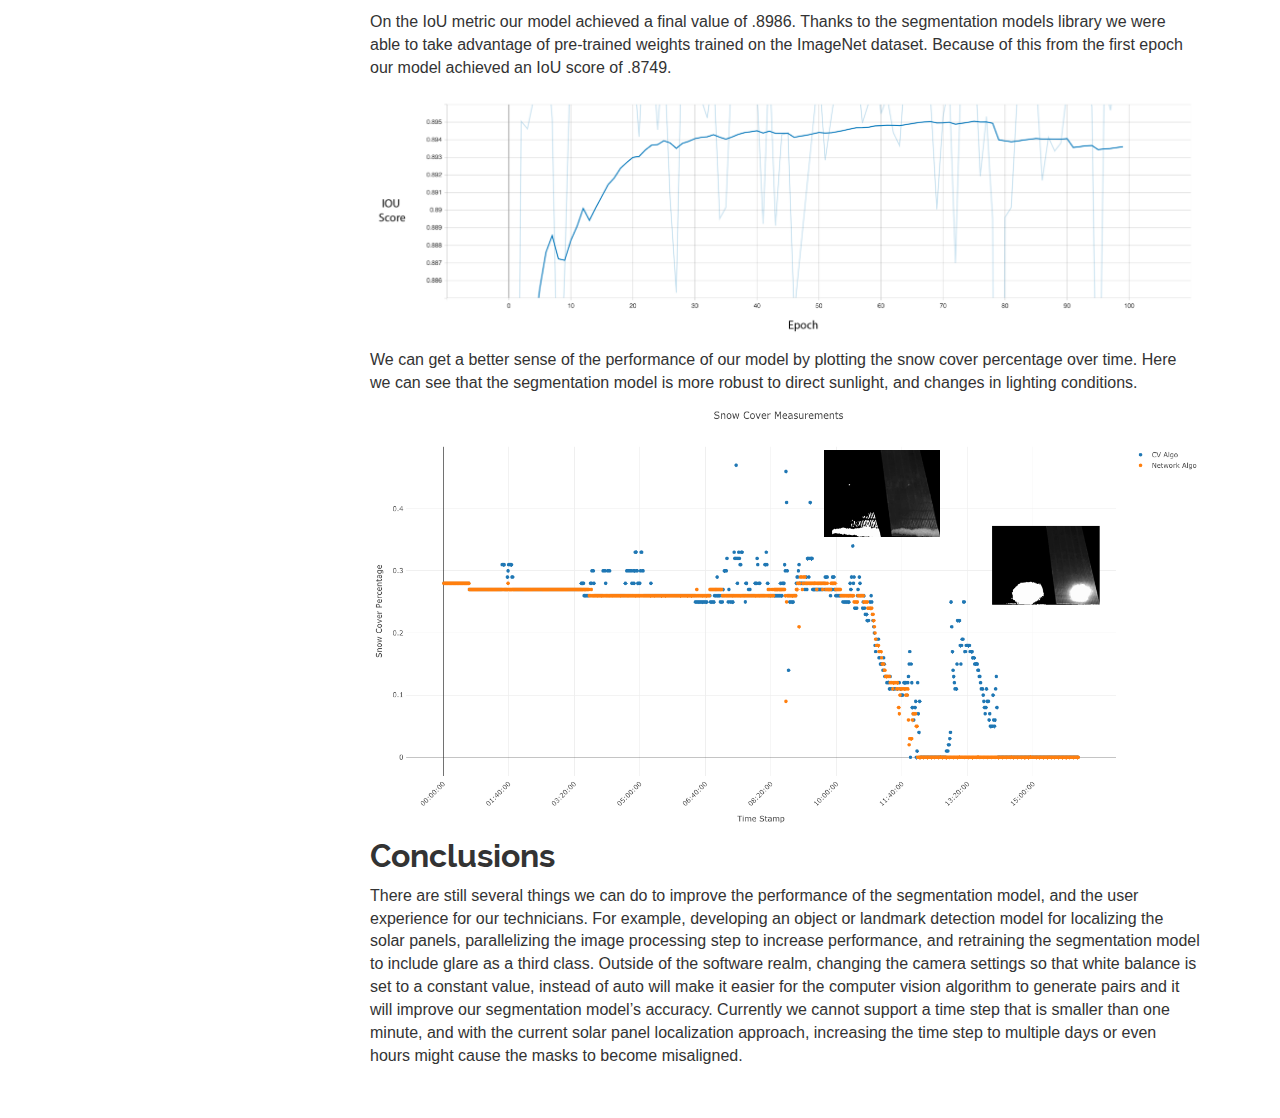
<file: SolarResearch.html>
<!DOCTYPE html>

<html>

<head>

<meta charset="utf-8" />
<meta name="generator" content="pandoc" />
<meta http-equiv="X-UA-Compatible" content="IE=EDGE" />




<title>Cold Regions Research and Engineering Lab Solar Panel Imaging Project</title>

<script src="site_libs/header-attrs-2.29/header-attrs.js"></script>
<script src="site_libs/jquery-3.6.0/jquery-3.6.0.min.js"></script>
<meta name="viewport" content="width=device-width, initial-scale=1" />
<link href="site_libs/bootstrap-3.3.5/css/readable.min.css" rel="stylesheet" />
<script src="site_libs/bootstrap-3.3.5/js/bootstrap.min.js"></script>
<script src="site_libs/bootstrap-3.3.5/shim/html5shiv.min.js"></script>
<script src="site_libs/bootstrap-3.3.5/shim/respond.min.js"></script>
<style>h1 {font-size: 34px;}
       h1.title {font-size: 38px;}
       h2 {font-size: 30px;}
       h3 {font-size: 24px;}
       h4 {font-size: 18px;}
       h5 {font-size: 16px;}
       h6 {font-size: 12px;}
       code {color: inherit; background-color: rgba(0, 0, 0, 0.04);}
       pre:not([class]) { background-color: white }</style>
<script src="site_libs/jqueryui-1.13.2/jquery-ui.min.js"></script>
<link href="site_libs/tocify-1.9.1/jquery.tocify.css" rel="stylesheet" />
<script src="site_libs/tocify-1.9.1/jquery.tocify.js"></script>
<script src="site_libs/navigation-1.1/tabsets.js"></script>
<link href="site_libs/highlightjs-9.12.0/default.css" rel="stylesheet" />
<script src="site_libs/highlightjs-9.12.0/highlight.js"></script>
<link href="site_libs/font-awesome-6.5.2/css/all.min.css" rel="stylesheet" />
<link href="site_libs/font-awesome-6.5.2/css/v4-shims.min.css" rel="stylesheet" />

<style type="text/css">
  code{white-space: pre-wrap;}
  span.smallcaps{font-variant: small-caps;}
  span.underline{text-decoration: underline;}
  div.column{display: inline-block; vertical-align: top; width: 50%;}
  div.hanging-indent{margin-left: 1.5em; text-indent: -1.5em;}
  ul.task-list{list-style: none;}
    </style>

<style type="text/css">code{white-space: pre;}</style>
<script type="text/javascript">
if (window.hljs) {
  hljs.configure({languages: []});
  hljs.initHighlightingOnLoad();
  if (document.readyState && document.readyState === "complete") {
    window.setTimeout(function() { hljs.initHighlighting(); }, 0);
  }
}
</script>






<link rel="stylesheet" href="styles.css" type="text/css" />



<style type = "text/css">
.main-container {
  max-width: 940px;
  margin-left: auto;
  margin-right: auto;
}
img {
  max-width:100%;
}
.tabbed-pane {
  padding-top: 12px;
}
.html-widget {
  margin-bottom: 20px;
}
button.code-folding-btn:focus {
  outline: none;
}
summary {
  display: list-item;
}
details > summary > p:only-child {
  display: inline;
}
pre code {
  padding: 0;
}
</style>


<style type="text/css">
.dropdown-submenu {
  position: relative;
}
.dropdown-submenu>.dropdown-menu {
  top: 0;
  left: 100%;
  margin-top: -6px;
  margin-left: -1px;
  border-radius: 0 6px 6px 6px;
}
.dropdown-submenu:hover>.dropdown-menu {
  display: block;
}
.dropdown-submenu>a:after {
  display: block;
  content: " ";
  float: right;
  width: 0;
  height: 0;
  border-color: transparent;
  border-style: solid;
  border-width: 5px 0 5px 5px;
  border-left-color: #cccccc;
  margin-top: 5px;
  margin-right: -10px;
}
.dropdown-submenu:hover>a:after {
  border-left-color: #adb5bd;
}
.dropdown-submenu.pull-left {
  float: none;
}
.dropdown-submenu.pull-left>.dropdown-menu {
  left: -100%;
  margin-left: 10px;
  border-radius: 6px 0 6px 6px;
}
</style>

<script type="text/javascript">
// manage active state of menu based on current page
$(document).ready(function () {
  // active menu anchor
  href = window.location.pathname
  href = href.substr(href.lastIndexOf('/') + 1)
  if (href === "")
    href = "index.html";
  var menuAnchor = $('a[href="' + href + '"]');

  // mark the anchor link active (and if it's in a dropdown, also mark that active)
  var dropdown = menuAnchor.closest('li.dropdown');
  if (window.bootstrap) { // Bootstrap 4+
    menuAnchor.addClass('active');
    dropdown.find('> .dropdown-toggle').addClass('active');
  } else { // Bootstrap 3
    menuAnchor.parent().addClass('active');
    dropdown.addClass('active');
  }

  // Navbar adjustments
  var navHeight = $(".navbar").first().height() + 15;
  var style = document.createElement('style');
  var pt = "padding-top: " + navHeight + "px; ";
  var mt = "margin-top: -" + navHeight + "px; ";
  var css = "";
  // offset scroll position for anchor links (for fixed navbar)
  for (var i = 1; i <= 6; i++) {
    css += ".section h" + i + "{ " + pt + mt + "}\n";
  }
  style.innerHTML = "body {" + pt + "padding-bottom: 40px; }\n" + css;
  document.head.appendChild(style);
});
</script>

<!-- tabsets -->

<style type="text/css">
.tabset-dropdown > .nav-tabs {
  display: inline-table;
  max-height: 500px;
  min-height: 44px;
  overflow-y: auto;
  border: 1px solid #ddd;
  border-radius: 4px;
}

.tabset-dropdown > .nav-tabs > li.active:before, .tabset-dropdown > .nav-tabs.nav-tabs-open:before {
  content: "\e259";
  font-family: 'Glyphicons Halflings';
  display: inline-block;
  padding: 10px;
  border-right: 1px solid #ddd;
}

.tabset-dropdown > .nav-tabs.nav-tabs-open > li.active:before {
  content: "\e258";
  font-family: 'Glyphicons Halflings';
  border: none;
}

.tabset-dropdown > .nav-tabs > li.active {
  display: block;
}

.tabset-dropdown > .nav-tabs > li > a,
.tabset-dropdown > .nav-tabs > li > a:focus,
.tabset-dropdown > .nav-tabs > li > a:hover {
  border: none;
  display: inline-block;
  border-radius: 4px;
  background-color: transparent;
}

.tabset-dropdown > .nav-tabs.nav-tabs-open > li {
  display: block;
  float: none;
}

.tabset-dropdown > .nav-tabs > li {
  display: none;
}
</style>

<!-- code folding -->



<style type="text/css">

#section-TOC {
  margin: 25px 0px 20px 0px;
}
@media (max-width: 768px) {
#section-TOC {
  position: relative;
  width: 100%;
}
}

@media print {
.toc-content {
  /* see https://github.com/w3c/csswg-drafts/issues/4434 */
  float: right;
}
}

.toc-content {
  padding-left: 30px;
  padding-right: 40px;
}

div.main-container {
  max-width: 1200px;
}

div.tocify {
  width: 20%;
  max-width: 260px;
  max-height: 85%;
}

@media (min-width: 768px) and (max-width: 991px) {
  div.tocify {
    width: 25%;
  }
}

@media (max-width: 767px) {
  div.tocify {
    width: 100%;
    max-width: none;
  }
}

.tocify ul, .tocify li {
  line-height: 20px;
}

.tocify-subheader .tocify-item {
  font-size: 0.90em;
}

.tocify .list-group-item {
  border-radius: 0px;
}


</style>



</head>

<body>


<div class="container-fluid main-container">


<!-- setup 3col/9col grid for toc_float and main content  -->
<div class="row">
<div class="col-xs-12 col-sm-4 col-md-3">
<div id="section-TOC" class="tocify">
</div>
</div>

<div class="toc-content col-xs-12 col-sm-8 col-md-9">




<div class="navbar navbar-default  navbar-fixed-top" role="navigation">
  <div class="container">
    <div class="navbar-header">
      <button type="button" class="navbar-toggle collapsed" data-toggle="collapse" data-bs-toggle="collapse" data-target="#navbar" data-bs-target="#navbar">
        <span class="icon-bar"></span>
        <span class="icon-bar"></span>
        <span class="icon-bar"></span>
      </button>
      <a class="navbar-brand" href="index.html">Stefano Fochesatto</a>
    </div>
    <div id="navbar" class="navbar-collapse collapse">
      <ul class="nav navbar-nav">
        <li>
  <a href="course.html">Course Work</a>
</li>
<li>
  <a href="research.html">Research</a>
</li>
<li>
  <a href="talks.html">Speaking</a>
</li>
<li>
  <a href="software.html">Programming</a>
</li>
<li>
  <a href="blog.html">Blog</a>
</li>
      </ul>
      <ul class="nav navbar-nav navbar-right">
        <li>
  <a href="contact.html">
    <span class="fa fa-envelope fa-lg"></span>
     
  </a>
</li>
<li>
  <a href="./files/Stefano_Resume.pdf">
    <span class="ai ai-cv ai-lg"></span>
     
  </a>
</li>
<li>
  <a href="http://github.com/StefanoFochesatto">
    <span class="fab fa-github fa-lg"></span>
     
  </a>
</li>
<li>
  <a href="https://www.linkedin.com/in/stefano-fochesatto-076447213/">
    <span class="fab fa-linkedin fa-lg"></span>
     
  </a>
</li>
      </ul>
    </div><!--/.nav-collapse -->
  </div><!--/.container -->
</div><!--/.navbar -->

<div id="section-header">



<h1 class="title toc-ignore">Cold Regions Research and Engineering Lab
Solar Panel Imaging Project</h1>

</div>


<p><link rel="stylesheet" href="styles.css" type="text/css">
<link rel="stylesheet" href="academicicons/css/academicons.min.css"/></p>
<div id="section-overview" class="section level1">
<h1>Overview</h1>
<p>The goal of this project is to develop a workflow which extracts high
quality snow cover data from time-lapse videos of solar panels. This
project has undergone many iterations and approaches. Initially we had
devised an algorithm which extracted snow cover data using only computer
vision techniques, like <a
href="https://docs.opencv.org/4.x/d7/d4d/tutorial_py_thresholding.html">Otsu
Binary Thresholding</a>, <a
href="https://docs.opencv.org/3.4/da/d97/tutorial_threshold_inRange.html">HSV
Color Thresholding</a>, and <a
href="https://docs.opencv.org/3.4/d4/d13/tutorial_py_filtering.html">various
filtering methods</a>. As you’ll see this algorithm did no produce snow
cover data with high enough quality and these initial measurements were
too susceptible to noise from glare and varying lighting conditions even
after applying several noise reduction, and outlier detection techniques
like Kernel Density Smoothing and <a
href="https://scikit-learn.org/stable/modules/generated/sklearn.ensemble.IsolationForest.html">Isolation
Forest</a>. This initial algorithm was however incredibly effective as a
machine assisted labeling tool to quickly create training data for the
deep learning segmentation model which was eventually used. 7,000+ high
quality training pairs were created using the initial computer vision
algorithm. This training data was used to train a <a
href="https://arxiv.org/pdf/1512.03385.pdf">ResNet50</a>-<a
href="https://arxiv.org/pdf/1707.03718.pdf">Linknet</a> segmentation
model. The model can accurately segment the snow from each panel giving
us high quality, low noise snow cover data.</p>
</div>
<div id="section-methods" class="section level1">
<h1>Methods</h1>
<div id="section-localizing-the-solar-panels" class="section level2">
<h2>Localizing the Solar Panels</h2>
<p>With the current camera and solar panel setup, throughout the
time-lapse videos the position of the solar panels in the frame changes
over time. We discussed ways in which we could adjust the design of the
experiment to allow the retrieval of the data without moving the
camera.</p>
<p>To address this the current setup, has two of the three legs which
support the camera attached to the frame of the solar panel array. This
should have the effect of moving both the camera and panel array
together, keeping the panel array in the same spot of the frame.</p>
<p>Generally we observed that within each video a single mask can be
used to localize the solar panels. Our solution, which is employed in
both the Computer Vision Algorithm and the Segmentation Model Algorithm
is to display the first frame of each video, and have the user manually
input the location of the solar panels.</p>
<p><img src="CRRELReportImages/PanelLocalization.jpg" style="width:100%" align="center"></p>
<p><img src="CRRELReportImages/PanelLocalizationMarked.jpg" style="width:100%" align="center"></p>
<p>Eventually I know we might be able to use this method to create
training data for a landmark detection or <a
href="https://github.com/ultralytics/yolov5">object detection</a>
algorithm.</p>
</div>
<div id="section-time-stamp-extraction" class="section level2">
<h2>Time Stamp Extraction</h2>
<p>Unfortunately, metadata from the videos did not contain any real-time
clock information. Therefore the only way to extract the timestamps was
from the video itself. To do so we used the <a
href="https://pypi.org/project/easyocr/">EasyOCR python library</a>. The
first two timestamps of every video were cropped, resized, and padded
then <a
href="https://docs.opencv.org/3.4/db/df6/tutorial_erosion_dilatation.htmls">dilation,
erosion</a>, and median filters were applied. The preprocessed timestamp
images were then run through the EasyOCR engine and converted to
datetime objects. Subtracting them we can compute the time step
automatically. With the time step and initial timestamp computed the
rest can be found by addition. This method allows our technicians to
change the time step without having to adjust anything in the
software.</p>
<p><img src="CRRELReportImages/Crop.png" style="width:100%" align="center"></p>
<p><img src="CRRELReportImages/CropPreprocess.png" style="width:100%" align="center"></p>
</div>
<div id="section-machine-assisted-labeling" class="section level2">
<h2>Machine Assisted Labeling</h2>
<div id="section-computer-vision-algorithm" class="section level3">
<h3>Computer Vision Algorithm</h3>
<p>With the panels localized, and timestamps extracted we can finally
move on to the image processing. As what was previously discussed the
initial algorithm relied entirely on computer vision techniques. The
following is a generalized recipe for the algorithm.</p>
<ul>
<li>Take a small sample of the sky and compute the mean intensity from
this sample.</li>
<li>Crop out the solar panel</li>
<li>Apply user generated mask</li>
<li>Apply median blur (night time dots from up lighting)</li>
<li>Apply bilateral filter (remove daytime vertical lines from down
lighting)</li>
<li>Compute HSV Threshold, range is dependent on sample intensity</li>
<li>Compute Otsu Threshold value (A custom function was written which
counts the number of black border pixels, and removes them before the
Otsu Threshold is calculated)
<ul>
<li>Mean window with a kernel size of 6 frames was used to impute any
outlier thresholds that exceed half a standard deviation.</li>
</ul></li>
<li><a
href="https://scikit-image.org/docs/stable/api/skimage.metrics.html#skimage.metrics.normalized_root_mse">Normalized
Root Mean Squared Error</a> is computed between the two segmentation
methods (HSV and Otsu). This method computes dissimilarity between the
two segmentation methods on a scale from 0 to 1. When the value is 1 the
resultant segmentation are completely dissimilar.
<ul>
<li>If the score is greater than or equal .90, we compute the snow cover
percentage for both segmentation methods and compare them to a the mean
snow cover over the last 5 frames. We use which ever segmentation
results in a snow cover reading that is closer to the mean.</li>
</ul></li>
</ul>
<p>This method had several issues. In the transitions between day and
night we see the color balance of the camera change, which causes huge
issues with the HSV thresholding. This method also cannot account for
glare, so any time the panels are in direct sunlight with no snow on the
panel it will register any reflections as snow. Below is an example of
what happens when the panels are in direct sunlight.</p>
<p><img src="CRRELReportImages/ComputerVisionAlgo.png" style="width:100%" align="center"></p>
<p>Beyond the image processing, the script which contains this algorithm
also does all the data collation to compile the snow cover data into a
single .csv file. It can also generate a debugging video, for quickly
scrubbing through and finding the timestamps where the algorithm did a
poor job at extracting data.</p>
</div>
<div id="section-cleaning-training-data" class="section level3">
<h3>Cleaning Training Data</h3>
<p>Clearly this method had a lot of issues to overcome, so we pivoted to
a deep learning approach. Luckily the computer vision algorithm was
still incredibly useful as a machine assisted labeling tool for
generating the training data that is needed for our deep learning model.
Running the original computer vision algorithm again, but saving the
masked version of the initial crop and the final segmentation we get the
following training data.</p>
<p><img src="CRRELReportImages/Trainingdata.jpg" style="width:100%" align="center"></p>
<p>Since each frame computes 4 different training pairs, at a time step
of frame per minute we can approximate that a single time lapse video
which lasts a period of 24 hours will generate a total of 5,760 training
pairs.</p>
<p><span class="math display">\[ \frac{4\text{ Training Pairs}}{1 \text{
Frame}}*\frac{1 \text{ Frame}}{1 \text{ Minute}}*\frac{60 \text{
Minutes}}{1 \text{ Hour}}*\frac{24 \text{ Hours}}{1 \text{ Time Lapse}}
= \frac{5,760\text{ Training Pairs}}{1 \text{ Time Lapse}}\]</span></p>
<p>We found that the fastest way to scrub through the data was to use
the Mac OS finder or Adobe Bridge to display a grid of training pairs.
Here is an example of how one might format the finder, or Adobe Bridge
widow to scrub the images</p>
<p><img src="CRRELReportImages/CleaningData.jpg" style="width:100%" align="center"></p>
<p>To scrub the images we simply deleted the pairs that exhibited noise.
The following an example of a training pair which the computer vision
algorithm chose HSV thresholding, and the coatings on this particular
panel reflect a color that is being confused for snow.</p>
<p><img src="CRRELReportImages/PoorPair.png" style="width:100%" align="center"></p>
<p>Large sections of training images that were exposed to direct glare
were instead blacked out, so as to train the segmentation network to
ignore direct sunlight. In the future we think it would be even better
to encode these images into a separate class and train the network to
detect the presence of glare as well as snow, instead of just ignoring
it.</p>
<p><img src="CRRELReportImages/PhotoshopExample.png" style="width:100%" align="center"></p>
</div>
</div>
<div id="section-deep-learning-segmentation-model"
class="section level2">
<h2>Deep Learning Segmentation Model</h2>
<p>Using only two videos, we were able to generate 7,000+ high quality
training pairs with instances of high snow cover and glare in a matter
of hours. With the training data generated we used the <a
href="https://github.com/qubvel/segmentation_models">Segmentation Models
python library</a> to easily test different network architectures and
backbones. As an aside, generally we refer to a network backbone as the
encoder or feature extractor. This is the section of the network that is
compressing the images, using the loss function and back-propagation to
guide which features get extracted from the image. The network
architecture, at least in this context, defines how the layers of the
network are connected. Consider the difference between a U-net
architecture and a Link-net architecture.</p>
<p><img src="CRRELReportImages/NetworkArchitectureExample.jpg" style="width:100%" align="center"></p>
<p>We can see that in the U-net, layers from the encoder or backbone are
concatenated with the layers from the decoder. In the Link-net those
same layers are added instead. This generally has the effect of reducing
the number of parameters in the model, while maintaining
performance.</p>
<p>For our model we used a ResNet50 backbone and a Linknet architecture,
below is a high level sketch of what it looks like.</p>
<p><img src="CRRELReportImages/OurModel.jpg" style="width:100%" align="center"></p>
<p>The model was trained using a combination of the <a
href="https://arxiv.org/pdf/1708.02002.pdf">binary focal</a> and the <a
href="https://arxiv.org/pdf/2006.14822.pdf">dice loss</a> functions. The
dice loss function optimizes a similar metric to IoU. The binary focal
loss function allows us to weigh certain classes that we might feel are
underrepresented in the data, using a hyper parameter <span
class="math inline">\(\gamma\)</span>. In our model, both the non-snow
and snow classes were weighted evenly, but this will also allow us to
add a glare class later on, which will likely be underrepresented in our
data. Let <span class="math inline">\(p_t\)</span> be the predicted
probability for a pixel in class <span class="math inline">\(t\)</span>,
and let <span class="math inline">\(y\)</span> be the true value (0 or
1).</p>
<p><span class="math display">\[Loss(y, p_t) = FL(p_t) + DL(y +
p_t)\]</span> <span class="math display">\[Loss(y, p_t) = -(1 -
p_t)^{\gamma}log(p_t) + 1 - \frac{2yp_t + 1}{2y + p_t + 1}\]</span></p>
</div>
</div>
<div id="section-results" class="section level1">
<h1>Results</h1>
<p>The performance of segmentation models is usually measured with a
metric called IOU, or intersection over union. Basically we divide the
intersection between our true and predicted mask, and divide that by the
sum or union of both masks. Below is an graphic which illustrates this
idea.</p>
<p><img src="CRRELReportImages/IOU.png" style="width:100%" align="center"></p>
<p>On the IoU metric our model achieved a final value of .8986. Thanks
to the segmentation models library we were able to take advantage of
pre-trained weights trained on the ImageNet dataset. Because of this
from the first epoch our model achieved an IoU score of .8749.</p>
<p><img src="CRRELReportImages/IOUChart.png" style="width:100%" align="center"></p>
<p>We can get a better sense of the performance of our model by plotting
the snow cover percentage over time. Here we can see that the
segmentation model is more robust to direct sunlight, and changes in
lighting conditions.</p>
<p><img src="CRRELReportImages/SnowCoverMeasurementComparisonEdit.png" style="width:100%" align="center"></p>
</div>
<div id="section-conclusions" class="section level1">
<h1>Conclusions</h1>
<p>There are still several things we can do to improve the performance
of the segmentation model, and the user experience for our technicians.
For example, developing an object or landmark detection model for
localizing the solar panels, parallelizing the image processing step to
increase performance, and retraining the segmentation model to include
glare as a third class. Outside of the software realm, changing the
camera settings so that white balance is set to a constant value,
instead of auto will make it easier for the computer vision algorithm to
generate pairs and it will improve our segmentation model’s accuracy.
Currently we cannot support a time step that is smaller than one minute,
and with the current solar panel localization approach, increasing the
time step to multiple days or even hours might cause the masks to become
misaligned.</p>
</div>



</div>
</div>

</div>

<script>

// add bootstrap table styles to pandoc tables
function bootstrapStylePandocTables() {
  $('tr.odd').parent('tbody').parent('table').addClass('table table-condensed');
}
$(document).ready(function () {
  bootstrapStylePandocTables();
});


</script>

<!-- tabsets -->

<script>
$(document).ready(function () {
  window.buildTabsets("section-TOC");
});

$(document).ready(function () {
  $('.tabset-dropdown > .nav-tabs > li').click(function () {
    $(this).parent().toggleClass('nav-tabs-open');
  });
});
</script>

<!-- code folding -->

<script>
$(document).ready(function ()  {

    // temporarily add toc-ignore selector to headers for the consistency with Pandoc
    $('.unlisted.unnumbered').addClass('toc-ignore')

    // move toc-ignore selectors from section div to header
    $('div.section.toc-ignore')
        .removeClass('toc-ignore')
        .children('h1,h2,h3,h4,h5').addClass('toc-ignore');

    // establish options
    var options = {
      selectors: "h1,h2,h3",
      theme: "bootstrap3",
      context: '.toc-content',
      hashGenerator: function (text) {
        return text.replace(/[.\\/?&!#<>]/g, '').replace(/\s/g, '_');
      },
      ignoreSelector: ".toc-ignore",
      scrollTo: 0
    };
    options.showAndHide = true;
    options.smoothScroll = true;

    // tocify
    var toc = $("#section-TOC").tocify(options).data("toc-tocify");
});
</script>

<!-- dynamically load mathjax for compatibility with self-contained -->
<script>
  (function () {
    var script = document.createElement("script");
    script.type = "text/javascript";
    script.src  = "https://mathjax.rstudio.com/latest/MathJax.js?config=TeX-AMS-MML_HTMLorMML";
    document.getElementsByTagName("head")[0].appendChild(script);
  })();
</script>

</body>
</html>
</file>
<file: site_libs/highlightjs-9.12.0/default.css>
.hljs-literal {
  color: #990073;
}

.hljs-number {
  color: #099;
}

.hljs-comment {
  color: #998;
  font-style: italic;
}

.hljs-keyword {
  color: #900;
  font-weight: bold;
}

.hljs-string {
  color: #d14;
}
</file>
<file: styles.css>
h1 {
  font-size: 32px;
}
h1.title {
  font-size: 32px;
}
h2 {
  font-size: 28px;
}
h3 {
  font-size: 20px;
  font-style: italic;
  font-weight: 100;
}
h4 {
  font-size: 20px;
}
h5 {
  font-size: 16px;
}
h6 {
  font-size: 12px;
}

p {
    font-family: Arial, Helvetica, sans-serif !important;
}

li {
    font-family: Arial, Helvetica, sans-serif !important;
  font-weight: bold !important;
  font-size: 14px;
}

img {
    display: block;
    margin: auto;
}

img-circle {
    border-radius: 50%;
}

a {
  color: #4582ec;
    background-color: transparent;
    font-family: "Raleway","Helvetica Neue",Helvetica,Arial,sans-serif;
        font-size: 16px; 
        font-weight: normal;!important;}
</file>
<file: site_libs/tippy-6.2.7/tippy.css>
.tippy-box[data-animation=fade][data-state=hidden]{opacity:0}[data-tippy-root]{max-width:calc(100vw - 10px)}.tippy-box{position:relative;background-color:#333;color:#fff;border-radius:4px;font-size:14px;line-height:1.4;outline:0;transition-property:transform,visibility,opacity}.tippy-box[data-placement^=top]>.tippy-arrow{bottom:0}.tippy-box[data-placement^=top]>.tippy-arrow:before{bottom:-7px;left:0;border-width:8px 8px 0;border-top-color:initial;transform-origin:center top}.tippy-box[data-placement^=bottom]>.tippy-arrow{top:0}.tippy-box[data-placement^=bottom]>.tippy-arrow:before{top:-7px;left:0;border-width:0 8px 8px;border-bottom-color:initial;transform-origin:center bottom}.tippy-box[data-placement^=left]>.tippy-arrow{right:0}.tippy-box[data-placement^=left]>.tippy-arrow:before{border-width:8px 0 8px 8px;border-left-color:initial;right:-7px;transform-origin:center left}.tippy-box[data-placement^=right]>.tippy-arrow{left:0}.tippy-box[data-placement^=right]>.tippy-arrow:before{left:-7px;border-width:8px 8px 8px 0;border-right-color:initial;transform-origin:center right}.tippy-box[data-inertia][data-state=visible]{transition-timing-function:cubic-bezier(.54,1.5,.38,1.11)}.tippy-arrow{width:16px;height:16px;color:#333}.tippy-arrow:before{content:"";position:absolute;border-color:transparent;border-style:solid}.tippy-content{position:relative;padding:5px 9px;z-index:1}
</file>
<file: site_libs/tippy-6.2.7/tippy-light-border.css>
.tippy-box[data-theme~=light-border]{background-color:#fff;background-clip:padding-box;border:1px solid rgba(0,8,16,.15);color:#333;box-shadow:0 4px 14px -2px rgba(0,8,16,.08)}.tippy-box[data-theme~=light-border]>.tippy-backdrop{background-color:#fff}.tippy-box[data-theme~=light-border]>.tippy-arrow:after,.tippy-box[data-theme~=light-border]>.tippy-svg-arrow:after{content:"";position:absolute;z-index:-1}.tippy-box[data-theme~=light-border]>.tippy-arrow:after{border-color:transparent;border-style:solid}.tippy-box[data-theme~=light-border][data-placement^=top]>.tippy-arrow:before{border-top-color:#fff}.tippy-box[data-theme~=light-border][data-placement^=top]>.tippy-arrow:after{border-top-color:rgba(0,8,16,.2);border-width:7px 7px 0;top:17px;left:1px}.tippy-box[data-theme~=light-border][data-placement^=top]>.tippy-svg-arrow>svg{top:16px}.tippy-box[data-theme~=light-border][data-placement^=top]>.tippy-svg-arrow:after{top:17px}.tippy-box[data-theme~=light-border][data-placement^=bottom]>.tippy-arrow:before{border-bottom-color:#fff;bottom:16px}.tippy-box[data-theme~=light-border][data-placement^=bottom]>.tippy-arrow:after{border-bottom-color:rgba(0,8,16,.2);border-width:0 7px 7px;bottom:17px;left:1px}.tippy-box[data-theme~=light-border][data-placement^=bottom]>.tippy-svg-arrow>svg{bottom:16px}.tippy-box[data-theme~=light-border][data-placement^=bottom]>.tippy-svg-arrow:after{bottom:17px}.tippy-box[data-theme~=light-border][data-placement^=left]>.tippy-arrow:before{border-left-color:#fff}.tippy-box[data-theme~=light-border][data-placement^=left]>.tippy-arrow:after{border-left-color:rgba(0,8,16,.2);border-width:7px 0 7px 7px;left:17px;top:1px}.tippy-box[data-theme~=light-border][data-placement^=left]>.tippy-svg-arrow>svg{left:11px}.tippy-box[data-theme~=light-border][data-placement^=left]>.tippy-svg-arrow:after{left:12px}.tippy-box[data-theme~=light-border][data-placement^=right]>.tippy-arrow:before{border-right-color:#fff;right:16px}.tippy-box[data-theme~=light-border][data-placement^=right]>.tippy-arrow:after{border-width:7px 7px 7px 0;right:17px;top:1px;border-right-color:rgba(0,8,16,.2)}.tippy-box[data-theme~=light-border][data-placement^=right]>.tippy-svg-arrow>svg{right:11px}.tippy-box[data-theme~=light-border][data-placement^=right]>.tippy-svg-arrow:after{right:12px}.tippy-box[data-theme~=light-border]>.tippy-svg-arrow{fill:#fff}.tippy-box[data-theme~=light-border]>.tippy-svg-arrow:after{background-image:url([data-uri]);background-size:16px 6px;width:16px;height:6px}
</file>
<file: site_libs/bootstrap-3.3.5/css/readable.min.css>
@font-face {
  font-family: 'Raleway';
  font-style: normal;
  font-weight: 400;
  src: url(fonts/Raleway.ttf) format('truetype');
}
@font-face {
  font-family: 'Raleway';
  font-style: normal;
  font-weight: 700;
  src: url(fonts/RalewayBold.ttf) format('truetype');
}

/*!
 * bootswatch v3.3.6
 * Homepage: http://bootswatch.com
 * Copyright 2012-2015 Thomas Park
 * Licensed under MIT
 * Based on Bootstrap
*//*!
 * Bootstrap v3.3.6 (http://getbootstrap.com)
 * Copyright 2011-2015 Twitter, Inc.
 * Licensed under MIT (https://github.com/twbs/bootstrap/blob/master/LICENSE)
 *//*! normalize.css v3.0.3 | MIT License | github.com/necolas/normalize.css */html{font-family:sans-serif;-ms-text-size-adjust:100%;-webkit-text-size-adjust:100%}body{margin:0}article,aside,details,figcaption,figure,footer,header,hgroup,main,menu,nav,section,summary{display:block}audio,canvas,progress,video{display:inline-block;vertical-align:baseline}audio:not([controls]){display:none;height:0}[hidden],template{display:none}a{background-color:transparent}a:active,a:hover{outline:0}abbr[title]{border-bottom:1px dotted}b,strong{font-weight:bold}dfn{font-style:italic}h1{font-size:2em;margin:0.67em 0}mark{background:#ff0;color:#000}small{font-size:80%}sub,sup{font-size:75%;line-height:0;position:relative;vertical-align:baseline}sup{top:-0.5em}sub{bottom:-0.25em}img{border:0}svg:not(:root){overflow:hidden}figure{margin:1em 40px}hr{-webkit-box-sizing:content-box;-moz-box-sizing:content-box;box-sizing:content-box;height:0}pre{overflow:auto}code,kbd,pre,samp{font-family:monospace, monospace;font-size:1em}button,input,optgroup,select,textarea{color:inherit;font:inherit;margin:0}button{overflow:visible}button,select{text-transform:none}button,html input[type="button"],input[type="reset"],input[type="submit"]{-webkit-appearance:button;cursor:pointer}button[disabled],html input[disabled]{cursor:default}button::-moz-focus-inner,input::-moz-focus-inner{border:0;padding:0}input{line-height:normal}input[type="checkbox"],input[type="radio"]{-webkit-box-sizing:border-box;-moz-box-sizing:border-box;box-sizing:border-box;padding:0}input[type="number"]::-webkit-inner-spin-button,input[type="number"]::-webkit-outer-spin-button{height:auto}input[type="search"]{-webkit-appearance:textfield;-webkit-box-sizing:content-box;-moz-box-sizing:content-box;box-sizing:content-box}input[type="search"]::-webkit-search-cancel-button,input[type="search"]::-webkit-search-decoration{-webkit-appearance:none}fieldset{border:1px solid #c0c0c0;margin:0 2px;padding:0.35em 0.625em 0.75em}legend{border:0;padding:0}textarea{overflow:auto}optgroup{font-weight:bold}table{border-collapse:collapse;border-spacing:0}td,th{padding:0}/*! Source: https://github.com/h5bp/html5-boilerplate/blob/master/src/css/main.css */@media print{*,*:before,*:after{background:transparent !important;color:#000 !important;-webkit-box-shadow:none !important;box-shadow:none !important;text-shadow:none !important}a,a:visited{text-decoration:underline}a[href]:after{content:" (" attr(href) ")"}abbr[title]:after{content:" (" attr(title) ")"}a[href^="#"]:after,a[href^="javascript:"]:after{content:""}pre,blockquote{border:1px solid #999;page-break-inside:avoid}thead{display:table-header-group}tr,img{page-break-inside:avoid}img{max-width:100% !important}p,h2,h3{orphans:3;widows:3}h2,h3{page-break-after:avoid}.navbar{display:none}.btn>.caret,.dropup>.btn>.caret{border-top-color:#000 !important}.label{border:1px solid #000}.table{border-collapse:collapse !important}.table td,.table th{background-color:#fff !important}.table-bordered th,.table-bordered td{border:1px solid #ddd !important}}@font-face{font-family:'Glyphicons Halflings';src:url('../fonts/glyphicons-halflings-regular.eot');src:url('../fonts/glyphicons-halflings-regular.eot?#iefix') format('embedded-opentype'),url('../fonts/glyphicons-halflings-regular.woff') format('woff'),url('../fonts/glyphicons-halflings-regular.ttf') format('truetype'),url('../fonts/glyphicons-halflings-regular.svg#glyphicons_halflingsregular') format('svg')}.glyphicon{position:relative;top:1px;display:inline-block;font-family:'Glyphicons Halflings';font-style:normal;font-weight:normal;line-height:1;-webkit-font-smoothing:antialiased;-moz-osx-font-smoothing:grayscale}.glyphicon-asterisk:before{content:"\002a"}.glyphicon-plus:before{content:"\002b"}.glyphicon-euro:before,.glyphicon-eur:before{content:"\20ac"}.glyphicon-minus:before{content:"\2212"}.glyphicon-cloud:before{content:"\2601"}.glyphicon-envelope:before{content:"\2709"}.glyphicon-pencil:before{content:"\270f"}.glyphicon-glass:before{content:"\e001"}.glyphicon-music:before{content:"\e002"}.glyphicon-search:before{content:"\e003"}.glyphicon-heart:before{content:"\e005"}.glyphicon-star:before{content:"\e006"}.glyphicon-star-empty:before{content:"\e007"}.glyphicon-user:before{content:"\e008"}.glyphicon-film:before{content:"\e009"}.glyphicon-th-large:before{content:"\e010"}.glyphicon-th:before{content:"\e011"}.glyphicon-th-list:before{content:"\e012"}.glyphicon-ok:before{content:"\e013"}.glyphicon-remove:before{content:"\e014"}.glyphicon-zoom-in:before{content:"\e015"}.glyphicon-zoom-out:before{content:"\e016"}.glyphicon-off:before{content:"\e017"}.glyphicon-signal:before{content:"\e018"}.glyphicon-cog:before{content:"\e019"}.glyphicon-trash:before{content:"\e020"}.glyphicon-home:before{content:"\e021"}.glyphicon-file:before{content:"\e022"}.glyphicon-time:before{content:"\e023"}.glyphicon-road:before{content:"\e024"}.glyphicon-download-alt:before{content:"\e025"}.glyphicon-download:before{content:"\e026"}.glyphicon-upload:before{content:"\e027"}.glyphicon-inbox:before{content:"\e028"}.glyphicon-play-circle:before{content:"\e029"}.glyphicon-repeat:before{content:"\e030"}.glyphicon-refresh:before{content:"\e031"}.glyphicon-list-alt:before{content:"\e032"}.glyphicon-lock:before{content:"\e033"}.glyphicon-flag:before{content:"\e034"}.glyphicon-headphones:before{content:"\e035"}.glyphicon-volume-off:before{content:"\e036"}.glyphicon-volume-down:before{content:"\e037"}.glyphicon-volume-up:before{content:"\e038"}.glyphicon-qrcode:before{content:"\e039"}.glyphicon-barcode:before{content:"\e040"}.glyphicon-tag:before{content:"\e041"}.glyphicon-tags:before{content:"\e042"}.glyphicon-book:before{content:"\e043"}.glyphicon-bookmark:before{content:"\e044"}.glyphicon-print:before{content:"\e045"}.glyphicon-camera:before{content:"\e046"}.glyphicon-font:before{content:"\e047"}.glyphicon-bold:before{content:"\e048"}.glyphicon-italic:before{content:"\e049"}.glyphicon-text-height:before{content:"\e050"}.glyphicon-text-width:before{content:"\e051"}.glyphicon-align-left:before{content:"\e052"}.glyphicon-align-center:before{content:"\e053"}.glyphicon-align-right:before{content:"\e054"}.glyphicon-align-justify:before{content:"\e055"}.glyphicon-list:before{content:"\e056"}.glyphicon-indent-left:before{content:"\e057"}.glyphicon-indent-right:before{content:"\e058"}.glyphicon-facetime-video:before{content:"\e059"}.glyphicon-picture:before{content:"\e060"}.glyphicon-map-marker:before{content:"\e062"}.glyphicon-adjust:before{content:"\e063"}.glyphicon-tint:before{content:"\e064"}.glyphicon-edit:before{content:"\e065"}.glyphicon-share:before{content:"\e066"}.glyphicon-check:before{content:"\e067"}.glyphicon-move:before{content:"\e068"}.glyphicon-step-backward:before{content:"\e069"}.glyphicon-fast-backward:before{content:"\e070"}.glyphicon-backward:before{content:"\e071"}.glyphicon-play:before{content:"\e072"}.glyphicon-pause:before{content:"\e073"}.glyphicon-stop:before{content:"\e074"}.glyphicon-forward:before{content:"\e075"}.glyphicon-fast-forward:before{content:"\e076"}.glyphicon-step-forward:before{content:"\e077"}.glyphicon-eject:before{content:"\e078"}.glyphicon-chevron-left:before{content:"\e079"}.glyphicon-chevron-right:before{content:"\e080"}.glyphicon-plus-sign:before{content:"\e081"}.glyphicon-minus-sign:before{content:"\e082"}.glyphicon-remove-sign:before{content:"\e083"}.glyphicon-ok-sign:before{content:"\e084"}.glyphicon-question-sign:before{content:"\e085"}.glyphicon-info-sign:before{content:"\e086"}.glyphicon-screenshot:before{content:"\e087"}.glyphicon-remove-circle:before{content:"\e088"}.glyphicon-ok-circle:before{content:"\e089"}.glyphicon-ban-circle:before{content:"\e090"}.glyphicon-arrow-left:before{content:"\e091"}.glyphicon-arrow-right:before{content:"\e092"}.glyphicon-arrow-up:before{content:"\e093"}.glyphicon-arrow-down:before{content:"\e094"}.glyphicon-share-alt:before{content:"\e095"}.glyphicon-resize-full:before{content:"\e096"}.glyphicon-resize-small:before{content:"\e097"}.glyphicon-exclamation-sign:before{content:"\e101"}.glyphicon-gift:before{content:"\e102"}.glyphicon-leaf:before{content:"\e103"}.glyphicon-fire:before{content:"\e104"}.glyphicon-eye-open:before{content:"\e105"}.glyphicon-eye-close:before{content:"\e106"}.glyphicon-warning-sign:before{content:"\e107"}.glyphicon-plane:before{content:"\e108"}.glyphicon-calendar:before{content:"\e109"}.glyphicon-random:before{content:"\e110"}.glyphicon-comment:before{content:"\e111"}.glyphicon-magnet:before{content:"\e112"}.glyphicon-chevron-up:before{content:"\e113"}.glyphicon-chevron-down:before{content:"\e114"}.glyphicon-retweet:before{content:"\e115"}.glyphicon-shopping-cart:before{content:"\e116"}.glyphicon-folder-close:before{content:"\e117"}.glyphicon-folder-open:before{content:"\e118"}.glyphicon-resize-vertical:before{content:"\e119"}.glyphicon-resize-horizontal:before{content:"\e120"}.glyphicon-hdd:before{content:"\e121"}.glyphicon-bullhorn:before{content:"\e122"}.glyphicon-bell:before{content:"\e123"}.glyphicon-certificate:before{content:"\e124"}.glyphicon-thumbs-up:before{content:"\e125"}.glyphicon-thumbs-down:before{content:"\e126"}.glyphicon-hand-right:before{content:"\e127"}.glyphicon-hand-left:before{content:"\e128"}.glyphicon-hand-up:before{content:"\e129"}.glyphicon-hand-down:before{content:"\e130"}.glyphicon-circle-arrow-right:before{content:"\e131"}.glyphicon-circle-arrow-left:before{content:"\e132"}.glyphicon-circle-arrow-up:before{content:"\e133"}.glyphicon-circle-arrow-down:before{content:"\e134"}.glyphicon-globe:before{content:"\e135"}.glyphicon-wrench:before{content:"\e136"}.glyphicon-tasks:before{content:"\e137"}.glyphicon-filter:before{content:"\e138"}.glyphicon-briefcase:before{content:"\e139"}.glyphicon-fullscreen:before{content:"\e140"}.glyphicon-dashboard:before{content:"\e141"}.glyphicon-paperclip:before{content:"\e142"}.glyphicon-heart-empty:before{content:"\e143"}.glyphicon-link:before{content:"\e144"}.glyphicon-phone:before{content:"\e145"}.glyphicon-pushpin:before{content:"\e146"}.glyphicon-usd:before{content:"\e148"}.glyphicon-gbp:before{content:"\e149"}.glyphicon-sort:before{content:"\e150"}.glyphicon-sort-by-alphabet:before{content:"\e151"}.glyphicon-sort-by-alphabet-alt:before{content:"\e152"}.glyphicon-sort-by-order:before{content:"\e153"}.glyphicon-sort-by-order-alt:before{content:"\e154"}.glyphicon-sort-by-attributes:before{content:"\e155"}.glyphicon-sort-by-attributes-alt:before{content:"\e156"}.glyphicon-unchecked:before{content:"\e157"}.glyphicon-expand:before{content:"\e158"}.glyphicon-collapse-down:before{content:"\e159"}.glyphicon-collapse-up:before{content:"\e160"}.glyphicon-log-in:before{content:"\e161"}.glyphicon-flash:before{content:"\e162"}.glyphicon-log-out:before{content:"\e163"}.glyphicon-new-window:before{content:"\e164"}.glyphicon-record:before{content:"\e165"}.glyphicon-save:before{content:"\e166"}.glyphicon-open:before{content:"\e167"}.glyphicon-saved:before{content:"\e168"}.glyphicon-import:before{content:"\e169"}.glyphicon-export:before{content:"\e170"}.glyphicon-send:before{content:"\e171"}.glyphicon-floppy-disk:before{content:"\e172"}.glyphicon-floppy-saved:before{content:"\e173"}.glyphicon-floppy-remove:before{content:"\e174"}.glyphicon-floppy-save:before{content:"\e175"}.glyphicon-floppy-open:before{content:"\e176"}.glyphicon-credit-card:before{content:"\e177"}.glyphicon-transfer:before{content:"\e178"}.glyphicon-cutlery:before{content:"\e179"}.glyphicon-header:before{content:"\e180"}.glyphicon-compressed:before{content:"\e181"}.glyphicon-earphone:before{content:"\e182"}.glyphicon-phone-alt:before{content:"\e183"}.glyphicon-tower:before{content:"\e184"}.glyphicon-stats:before{content:"\e185"}.glyphicon-sd-video:before{content:"\e186"}.glyphicon-hd-video:before{content:"\e187"}.glyphicon-subtitles:before{content:"\e188"}.glyphicon-sound-stereo:before{content:"\e189"}.glyphicon-sound-dolby:before{content:"\e190"}.glyphicon-sound-5-1:before{content:"\e191"}.glyphicon-sound-6-1:before{content:"\e192"}.glyphicon-sound-7-1:before{content:"\e193"}.glyphicon-copyright-mark:before{content:"\e194"}.glyphicon-registration-mark:before{content:"\e195"}.glyphicon-cloud-download:before{content:"\e197"}.glyphicon-cloud-upload:before{content:"\e198"}.glyphicon-tree-conifer:before{content:"\e199"}.glyphicon-tree-deciduous:before{content:"\e200"}.glyphicon-cd:before{content:"\e201"}.glyphicon-save-file:before{content:"\e202"}.glyphicon-open-file:before{content:"\e203"}.glyphicon-level-up:before{content:"\e204"}.glyphicon-copy:before{content:"\e205"}.glyphicon-paste:before{content:"\e206"}.glyphicon-alert:before{content:"\e209"}.glyphicon-equalizer:before{content:"\e210"}.glyphicon-king:before{content:"\e211"}.glyphicon-queen:before{content:"\e212"}.glyphicon-pawn:before{content:"\e213"}.glyphicon-bishop:before{content:"\e214"}.glyphicon-knight:before{content:"\e215"}.glyphicon-baby-formula:before{content:"\e216"}.glyphicon-tent:before{content:"\26fa"}.glyphicon-blackboard:before{content:"\e218"}.glyphicon-bed:before{content:"\e219"}.glyphicon-apple:before{content:"\f8ff"}.glyphicon-erase:before{content:"\e221"}.glyphicon-hourglass:before{content:"\231b"}.glyphicon-lamp:before{content:"\e223"}.glyphicon-duplicate:before{content:"\e224"}.glyphicon-piggy-bank:before{content:"\e225"}.glyphicon-scissors:before{content:"\e226"}.glyphicon-bitcoin:before{content:"\e227"}.glyphicon-btc:before{content:"\e227"}.glyphicon-xbt:before{content:"\e227"}.glyphicon-yen:before{content:"\00a5"}.glyphicon-jpy:before{content:"\00a5"}.glyphicon-ruble:before{content:"\20bd"}.glyphicon-rub:before{content:"\20bd"}.glyphicon-scale:before{content:"\e230"}.glyphicon-ice-lolly:before{content:"\e231"}.glyphicon-ice-lolly-tasted:before{content:"\e232"}.glyphicon-education:before{content:"\e233"}.glyphicon-option-horizontal:before{content:"\e234"}.glyphicon-option-vertical:before{content:"\e235"}.glyphicon-menu-hamburger:before{content:"\e236"}.glyphicon-modal-window:before{content:"\e237"}.glyphicon-oil:before{content:"\e238"}.glyphicon-grain:before{content:"\e239"}.glyphicon-sunglasses:before{content:"\e240"}.glyphicon-text-size:before{content:"\e241"}.glyphicon-text-color:before{content:"\e242"}.glyphicon-text-background:before{content:"\e243"}.glyphicon-object-align-top:before{content:"\e244"}.glyphicon-object-align-bottom:before{content:"\e245"}.glyphicon-object-align-horizontal:before{content:"\e246"}.glyphicon-object-align-left:before{content:"\e247"}.glyphicon-object-align-vertical:before{content:"\e248"}.glyphicon-object-align-right:before{content:"\e249"}.glyphicon-triangle-right:before{content:"\e250"}.glyphicon-triangle-left:before{content:"\e251"}.glyphicon-triangle-bottom:before{content:"\e252"}.glyphicon-triangle-top:before{content:"\e253"}.glyphicon-console:before{content:"\e254"}.glyphicon-superscript:before{content:"\e255"}.glyphicon-subscript:before{content:"\e256"}.glyphicon-menu-left:before{content:"\e257"}.glyphicon-menu-right:before{content:"\e258"}.glyphicon-menu-down:before{content:"\e259"}.glyphicon-menu-up:before{content:"\e260"}*{-webkit-box-sizing:border-box;-moz-box-sizing:border-box;box-sizing:border-box}*:before,*:after{-webkit-box-sizing:border-box;-moz-box-sizing:border-box;box-sizing:border-box}html{font-size:10px;-webkit-tap-highlight-color:rgba(0,0,0,0)}body{font-family:Georgia,"Times New Roman",Times,serif;font-size:16px;line-height:1.42857143;color:#333333;background-color:#ffffff}input,button,select,textarea{font-family:inherit;font-size:inherit;line-height:inherit}a{color:#4582ec;text-decoration:none}a:hover,a:focus{color:#134fb8;text-decoration:underline}a:focus{outline:thin dotted;outline:5px auto -webkit-focus-ring-color;outline-offset:-2px}figure{margin:0}img{vertical-align:middle}.img-responsive,.thumbnail>img,.thumbnail a>img,.carousel-inner>.item>img,.carousel-inner>.item>a>img{display:block;max-width:100%;height:auto}.img-rounded{border-radius:6px}.img-thumbnail{padding:4px;line-height:1.42857143;background-color:#ffffff;border:1px solid #dddddd;border-radius:4px;-webkit-transition:all .2s ease-in-out;-o-transition:all .2s ease-in-out;transition:all .2s ease-in-out;display:inline-block;max-width:100%;height:auto}.img-circle{border-radius:50%}hr{margin-top:22px;margin-bottom:22px;border:0;border-top:1px solid #eeeeee}.sr-only{position:absolute;width:1px;height:1px;margin:-1px;padding:0;overflow:hidden;clip:rect(0, 0, 0, 0);border:0}.sr-only-focusable:active,.sr-only-focusable:focus{position:static;width:auto;height:auto;margin:0;overflow:visible;clip:auto}[role="button"]{cursor:pointer}h1,h2,h3,h4,h5,h6,.h1,.h2,.h3,.h4,.h5,.h6{font-family:"Raleway","Helvetica Neue",Helvetica,Arial,sans-serif;font-weight:bold;line-height:1.1;color:inherit}h1 small,h2 small,h3 small,h4 small,h5 small,h6 small,.h1 small,.h2 small,.h3 small,.h4 small,.h5 small,.h6 small,h1 .small,h2 .small,h3 .small,h4 .small,h5 .small,h6 .small,.h1 .small,.h2 .small,.h3 .small,.h4 .small,.h5 .small,.h6 .small{font-weight:normal;line-height:1;color:#b3b3b3}h1,.h1,h2,.h2,h3,.h3{margin-top:22px;margin-bottom:11px}h1 small,.h1 small,h2 small,.h2 small,h3 small,.h3 small,h1 .small,.h1 .small,h2 .small,.h2 .small,h3 .small,.h3 .small{font-size:65%}h4,.h4,h5,.h5,h6,.h6{margin-top:11px;margin-bottom:11px}h4 small,.h4 small,h5 small,.h5 small,h6 small,.h6 small,h4 .small,.h4 .small,h5 .small,.h5 .small,h6 .small,.h6 .small{font-size:75%}h1,.h1{font-size:41px}h2,.h2{font-size:34px}h3,.h3{font-size:28px}h4,.h4{font-size:20px}h5,.h5{font-size:16px}h6,.h6{font-size:14px}p{margin:0 0 11px}.lead{margin-bottom:22px;font-size:18px;font-weight:300;line-height:1.4}@media (min-width:768px){.lead{font-size:24px}}small,.small{font-size:87%}mark,.mark{background-color:#fcf8e3;padding:.2em}.text-left{text-align:left}.text-right{text-align:right}.text-center{text-align:center}.text-justify{text-align:justify}.text-nowrap{white-space:nowrap}.text-lowercase{text-transform:lowercase}.text-uppercase{text-transform:uppercase}.text-capitalize{text-transform:capitalize}.text-muted{color:#b3b3b3}.text-primary{color:#4582ec}a.text-primary:hover,a.text-primary:focus{color:#1863e6}.text-success{color:#3fad46}a.text-success:hover,a.text-success:focus{color:#318837}.text-info{color:#5bc0de}a.text-info:hover,a.text-info:focus{color:#31b0d5}.text-warning{color:#f0ad4e}a.text-warning:hover,a.text-warning:focus{color:#ec971f}.text-danger{color:#d9534f}a.text-danger:hover,a.text-danger:focus{color:#c9302c}.bg-primary{color:#fff;background-color:#4582ec}a.bg-primary:hover,a.bg-primary:focus{background-color:#1863e6}.bg-success{background-color:#dff0d8}a.bg-success:hover,a.bg-success:focus{background-color:#c1e2b3}.bg-info{background-color:#d9edf7}a.bg-info:hover,a.bg-info:focus{background-color:#afd9ee}.bg-warning{background-color:#fcf8e3}a.bg-warning:hover,a.bg-warning:focus{background-color:#f7ecb5}.bg-danger{background-color:#f2dede}a.bg-danger:hover,a.bg-danger:focus{background-color:#e4b9b9}.page-header{padding-bottom:10px;margin:44px 0 22px;border-bottom:1px solid #dddddd}ul,ol{margin-top:0;margin-bottom:11px}ul ul,ol ul,ul ol,ol ol{margin-bottom:0}.list-unstyled{padding-left:0;list-style:none}.list-inline{padding-left:0;list-style:none;margin-left:-5px}.list-inline>li{display:inline-block;padding-left:5px;padding-right:5px}dl{margin-top:0;margin-bottom:22px}dt,dd{line-height:1.42857143}dt{font-weight:bold}dd{margin-left:0}@media (min-width:768px){.dl-horizontal dt{float:left;width:160px;clear:left;text-align:right;overflow:hidden;text-overflow:ellipsis;white-space:nowrap}.dl-horizontal dd{margin-left:180px}}abbr[title],abbr[data-original-title]{cursor:help;border-bottom:1px dotted #b3b3b3}.initialism{font-size:90%;text-transform:uppercase}blockquote{padding:11px 22px;margin:0 0 22px;font-size:20px;border-left:5px solid #4582ec}blockquote p:last-child,blockquote ul:last-child,blockquote ol:last-child{margin-bottom:0}blockquote footer,blockquote small,blockquote .small{display:block;font-size:80%;line-height:1.42857143;color:#333333}blockquote footer:before,blockquote small:before,blockquote .small:before{content:'\2014 \00A0'}.blockquote-reverse,blockquote.pull-right{padding-right:15px;padding-left:0;border-right:5px solid #4582ec;border-left:0;text-align:right}.blockquote-reverse footer:before,blockquote.pull-right footer:before,.blockquote-reverse small:before,blockquote.pull-right small:before,.blockquote-reverse .small:before,blockquote.pull-right .small:before{content:''}.blockquote-reverse footer:after,blockquote.pull-right footer:after,.blockquote-reverse small:after,blockquote.pull-right small:after,.blockquote-reverse .small:after,blockquote.pull-right .small:after{content:'\00A0 \2014'}address{margin-bottom:22px;font-style:normal;line-height:1.42857143}code,kbd,pre,samp{font-family:monospace}code{padding:2px 4px;font-size:90%;color:#c7254e;background-color:#f9f2f4;border-radius:4px}kbd{padding:2px 4px;font-size:90%;color:#ffffff;background-color:#333333;border-radius:3px;-webkit-box-shadow:inset 0 -1px 0 rgba(0,0,0,0.25);box-shadow:inset 0 -1px 0 rgba(0,0,0,0.25)}kbd kbd{padding:0;font-size:100%;font-weight:bold;-webkit-box-shadow:none;box-shadow:none}pre{display:block;padding:10.5px;margin:0 0 11px;font-size:15px;line-height:1.42857143;word-break:break-all;word-wrap:break-word;color:#333333;background-color:#f5f5f5;border:1px solid #cccccc;border-radius:4px}pre code{padding:0;font-size:inherit;color:inherit;white-space:pre-wrap;background-color:transparent;border-radius:0}.pre-scrollable{max-height:340px;overflow-y:scroll}.container{margin-right:auto;margin-left:auto;padding-left:15px;padding-right:15px}@media (min-width:768px){.container{width:750px}}@media (min-width:992px){.container{width:970px}}@media (min-width:1200px){.container{width:1170px}}.container-fluid{margin-right:auto;margin-left:auto;padding-left:15px;padding-right:15px}.row{margin-left:-15px;margin-right:-15px}.col-xs-1,.col-sm-1,.col-md-1,.col-lg-1,.col-xs-2,.col-sm-2,.col-md-2,.col-lg-2,.col-xs-3,.col-sm-3,.col-md-3,.col-lg-3,.col-xs-4,.col-sm-4,.col-md-4,.col-lg-4,.col-xs-5,.col-sm-5,.col-md-5,.col-lg-5,.col-xs-6,.col-sm-6,.col-md-6,.col-lg-6,.col-xs-7,.col-sm-7,.col-md-7,.col-lg-7,.col-xs-8,.col-sm-8,.col-md-8,.col-lg-8,.col-xs-9,.col-sm-9,.col-md-9,.col-lg-9,.col-xs-10,.col-sm-10,.col-md-10,.col-lg-10,.col-xs-11,.col-sm-11,.col-md-11,.col-lg-11,.col-xs-12,.col-sm-12,.col-md-12,.col-lg-12{position:relative;min-height:1px;padding-left:15px;padding-right:15px}.col-xs-1,.col-xs-2,.col-xs-3,.col-xs-4,.col-xs-5,.col-xs-6,.col-xs-7,.col-xs-8,.col-xs-9,.col-xs-10,.col-xs-11,.col-xs-12{float:left}.col-xs-12{width:100%}.col-xs-11{width:91.66666667%}.col-xs-10{width:83.33333333%}.col-xs-9{width:75%}.col-xs-8{width:66.66666667%}.col-xs-7{width:58.33333333%}.col-xs-6{width:50%}.col-xs-5{width:41.66666667%}.col-xs-4{width:33.33333333%}.col-xs-3{width:25%}.col-xs-2{width:16.66666667%}.col-xs-1{width:8.33333333%}.col-xs-pull-12{right:100%}.col-xs-pull-11{right:91.66666667%}.col-xs-pull-10{right:83.33333333%}.col-xs-pull-9{right:75%}.col-xs-pull-8{right:66.66666667%}.col-xs-pull-7{right:58.33333333%}.col-xs-pull-6{right:50%}.col-xs-pull-5{right:41.66666667%}.col-xs-pull-4{right:33.33333333%}.col-xs-pull-3{right:25%}.col-xs-pull-2{right:16.66666667%}.col-xs-pull-1{right:8.33333333%}.col-xs-pull-0{right:auto}.col-xs-push-12{left:100%}.col-xs-push-11{left:91.66666667%}.col-xs-push-10{left:83.33333333%}.col-xs-push-9{left:75%}.col-xs-push-8{left:66.66666667%}.col-xs-push-7{left:58.33333333%}.col-xs-push-6{left:50%}.col-xs-push-5{left:41.66666667%}.col-xs-push-4{left:33.33333333%}.col-xs-push-3{left:25%}.col-xs-push-2{left:16.66666667%}.col-xs-push-1{left:8.33333333%}.col-xs-push-0{left:auto}.col-xs-offset-12{margin-left:100%}.col-xs-offset-11{margin-left:91.66666667%}.col-xs-offset-10{margin-left:83.33333333%}.col-xs-offset-9{margin-left:75%}.col-xs-offset-8{margin-left:66.66666667%}.col-xs-offset-7{margin-left:58.33333333%}.col-xs-offset-6{margin-left:50%}.col-xs-offset-5{margin-left:41.66666667%}.col-xs-offset-4{margin-left:33.33333333%}.col-xs-offset-3{margin-left:25%}.col-xs-offset-2{margin-left:16.66666667%}.col-xs-offset-1{margin-left:8.33333333%}.col-xs-offset-0{margin-left:0%}@media (min-width:768px){.col-sm-1,.col-sm-2,.col-sm-3,.col-sm-4,.col-sm-5,.col-sm-6,.col-sm-7,.col-sm-8,.col-sm-9,.col-sm-10,.col-sm-11,.col-sm-12{float:left}.col-sm-12{width:100%}.col-sm-11{width:91.66666667%}.col-sm-10{width:83.33333333%}.col-sm-9{width:75%}.col-sm-8{width:66.66666667%}.col-sm-7{width:58.33333333%}.col-sm-6{width:50%}.col-sm-5{width:41.66666667%}.col-sm-4{width:33.33333333%}.col-sm-3{width:25%}.col-sm-2{width:16.66666667%}.col-sm-1{width:8.33333333%}.col-sm-pull-12{right:100%}.col-sm-pull-11{right:91.66666667%}.col-sm-pull-10{right:83.33333333%}.col-sm-pull-9{right:75%}.col-sm-pull-8{right:66.66666667%}.col-sm-pull-7{right:58.33333333%}.col-sm-pull-6{right:50%}.col-sm-pull-5{right:41.66666667%}.col-sm-pull-4{right:33.33333333%}.col-sm-pull-3{right:25%}.col-sm-pull-2{right:16.66666667%}.col-sm-pull-1{right:8.33333333%}.col-sm-pull-0{right:auto}.col-sm-push-12{left:100%}.col-sm-push-11{left:91.66666667%}.col-sm-push-10{left:83.33333333%}.col-sm-push-9{left:75%}.col-sm-push-8{left:66.66666667%}.col-sm-push-7{left:58.33333333%}.col-sm-push-6{left:50%}.col-sm-push-5{left:41.66666667%}.col-sm-push-4{left:33.33333333%}.col-sm-push-3{left:25%}.col-sm-push-2{left:16.66666667%}.col-sm-push-1{left:8.33333333%}.col-sm-push-0{left:auto}.col-sm-offset-12{margin-left:100%}.col-sm-offset-11{margin-left:91.66666667%}.col-sm-offset-10{margin-left:83.33333333%}.col-sm-offset-9{margin-left:75%}.col-sm-offset-8{margin-left:66.66666667%}.col-sm-offset-7{margin-left:58.33333333%}.col-sm-offset-6{margin-left:50%}.col-sm-offset-5{margin-left:41.66666667%}.col-sm-offset-4{margin-left:33.33333333%}.col-sm-offset-3{margin-left:25%}.col-sm-offset-2{margin-left:16.66666667%}.col-sm-offset-1{margin-left:8.33333333%}.col-sm-offset-0{margin-left:0%}}@media (min-width:992px){.col-md-1,.col-md-2,.col-md-3,.col-md-4,.col-md-5,.col-md-6,.col-md-7,.col-md-8,.col-md-9,.col-md-10,.col-md-11,.col-md-12{float:left}.col-md-12{width:100%}.col-md-11{width:91.66666667%}.col-md-10{width:83.33333333%}.col-md-9{width:75%}.col-md-8{width:66.66666667%}.col-md-7{width:58.33333333%}.col-md-6{width:50%}.col-md-5{width:41.66666667%}.col-md-4{width:33.33333333%}.col-md-3{width:25%}.col-md-2{width:16.66666667%}.col-md-1{width:8.33333333%}.col-md-pull-12{right:100%}.col-md-pull-11{right:91.66666667%}.col-md-pull-10{right:83.33333333%}.col-md-pull-9{right:75%}.col-md-pull-8{right:66.66666667%}.col-md-pull-7{right:58.33333333%}.col-md-pull-6{right:50%}.col-md-pull-5{right:41.66666667%}.col-md-pull-4{right:33.33333333%}.col-md-pull-3{right:25%}.col-md-pull-2{right:16.66666667%}.col-md-pull-1{right:8.33333333%}.col-md-pull-0{right:auto}.col-md-push-12{left:100%}.col-md-push-11{left:91.66666667%}.col-md-push-10{left:83.33333333%}.col-md-push-9{left:75%}.col-md-push-8{left:66.66666667%}.col-md-push-7{left:58.33333333%}.col-md-push-6{left:50%}.col-md-push-5{left:41.66666667%}.col-md-push-4{left:33.33333333%}.col-md-push-3{left:25%}.col-md-push-2{left:16.66666667%}.col-md-push-1{left:8.33333333%}.col-md-push-0{left:auto}.col-md-offset-12{margin-left:100%}.col-md-offset-11{margin-left:91.66666667%}.col-md-offset-10{margin-left:83.33333333%}.col-md-offset-9{margin-left:75%}.col-md-offset-8{margin-left:66.66666667%}.col-md-offset-7{margin-left:58.33333333%}.col-md-offset-6{margin-left:50%}.col-md-offset-5{margin-left:41.66666667%}.col-md-offset-4{margin-left:33.33333333%}.col-md-offset-3{margin-left:25%}.col-md-offset-2{margin-left:16.66666667%}.col-md-offset-1{margin-left:8.33333333%}.col-md-offset-0{margin-left:0%}}@media (min-width:1200px){.col-lg-1,.col-lg-2,.col-lg-3,.col-lg-4,.col-lg-5,.col-lg-6,.col-lg-7,.col-lg-8,.col-lg-9,.col-lg-10,.col-lg-11,.col-lg-12{float:left}.col-lg-12{width:100%}.col-lg-11{width:91.66666667%}.col-lg-10{width:83.33333333%}.col-lg-9{width:75%}.col-lg-8{width:66.66666667%}.col-lg-7{width:58.33333333%}.col-lg-6{width:50%}.col-lg-5{width:41.66666667%}.col-lg-4{width:33.33333333%}.col-lg-3{width:25%}.col-lg-2{width:16.66666667%}.col-lg-1{width:8.33333333%}.col-lg-pull-12{right:100%}.col-lg-pull-11{right:91.66666667%}.col-lg-pull-10{right:83.33333333%}.col-lg-pull-9{right:75%}.col-lg-pull-8{right:66.66666667%}.col-lg-pull-7{right:58.33333333%}.col-lg-pull-6{right:50%}.col-lg-pull-5{right:41.66666667%}.col-lg-pull-4{right:33.33333333%}.col-lg-pull-3{right:25%}.col-lg-pull-2{right:16.66666667%}.col-lg-pull-1{right:8.33333333%}.col-lg-pull-0{right:auto}.col-lg-push-12{left:100%}.col-lg-push-11{left:91.66666667%}.col-lg-push-10{left:83.33333333%}.col-lg-push-9{left:75%}.col-lg-push-8{left:66.66666667%}.col-lg-push-7{left:58.33333333%}.col-lg-push-6{left:50%}.col-lg-push-5{left:41.66666667%}.col-lg-push-4{left:33.33333333%}.col-lg-push-3{left:25%}.col-lg-push-2{left:16.66666667%}.col-lg-push-1{left:8.33333333%}.col-lg-push-0{left:auto}.col-lg-offset-12{margin-left:100%}.col-lg-offset-11{margin-left:91.66666667%}.col-lg-offset-10{margin-left:83.33333333%}.col-lg-offset-9{margin-left:75%}.col-lg-offset-8{margin-left:66.66666667%}.col-lg-offset-7{margin-left:58.33333333%}.col-lg-offset-6{margin-left:50%}.col-lg-offset-5{margin-left:41.66666667%}.col-lg-offset-4{margin-left:33.33333333%}.col-lg-offset-3{margin-left:25%}.col-lg-offset-2{margin-left:16.66666667%}.col-lg-offset-1{margin-left:8.33333333%}.col-lg-offset-0{margin-left:0%}}table{background-color:transparent}caption{padding-top:8px;padding-bottom:8px;color:#b3b3b3;text-align:left}th{}.table{width:100%;max-width:100%;margin-bottom:22px}.table>thead>tr>th,.table>tbody>tr>th,.table>tfoot>tr>th,.table>thead>tr>td,.table>tbody>tr>td,.table>tfoot>tr>td{padding:8px;line-height:1.42857143;vertical-align:top;border-top:1px solid #dddddd}.table>thead>tr>th{vertical-align:bottom;border-bottom:2px solid #dddddd}.table>caption+thead>tr:first-child>th,.table>colgroup+thead>tr:first-child>th,.table>thead:first-child>tr:first-child>th,.table>caption+thead>tr:first-child>td,.table>colgroup+thead>tr:first-child>td,.table>thead:first-child>tr:first-child>td{border-top:0}.table>tbody+tbody{border-top:2px solid #dddddd}.table .table{background-color:#ffffff}.table-condensed>thead>tr>th,.table-condensed>tbody>tr>th,.table-condensed>tfoot>tr>th,.table-condensed>thead>tr>td,.table-condensed>tbody>tr>td,.table-condensed>tfoot>tr>td{padding:5px}.table-bordered{border:1px solid #dddddd}.table-bordered>thead>tr>th,.table-bordered>tbody>tr>th,.table-bordered>tfoot>tr>th,.table-bordered>thead>tr>td,.table-bordered>tbody>tr>td,.table-bordered>tfoot>tr>td{border:1px solid #dddddd}.table-bordered>thead>tr>th,.table-bordered>thead>tr>td{border-bottom-width:2px}.table-striped>tbody>tr:nth-of-type(odd){background-color:#f9f9f9}.table-hover>tbody>tr:hover{background-color:#f5f5f5}table col[class*="col-"]{position:static;float:none;display:table-column}table td[class*="col-"],table th[class*="col-"]{position:static;float:none;display:table-cell}.table>thead>tr>td.active,.table>tbody>tr>td.active,.table>tfoot>tr>td.active,.table>thead>tr>th.active,.table>tbody>tr>th.active,.table>tfoot>tr>th.active,.table>thead>tr.active>td,.table>tbody>tr.active>td,.table>tfoot>tr.active>td,.table>thead>tr.active>th,.table>tbody>tr.active>th,.table>tfoot>tr.active>th{background-color:#f5f5f5}.table-hover>tbody>tr>td.active:hover,.table-hover>tbody>tr>th.active:hover,.table-hover>tbody>tr.active:hover>td,.table-hover>tbody>tr:hover>.active,.table-hover>tbody>tr.active:hover>th{background-color:#e8e8e8}.table>thead>tr>td.success,.table>tbody>tr>td.success,.table>tfoot>tr>td.success,.table>thead>tr>th.success,.table>tbody>tr>th.success,.table>tfoot>tr>th.success,.table>thead>tr.success>td,.table>tbody>tr.success>td,.table>tfoot>tr.success>td,.table>thead>tr.success>th,.table>tbody>tr.success>th,.table>tfoot>tr.success>th{background-color:#dff0d8}.table-hover>tbody>tr>td.success:hover,.table-hover>tbody>tr>th.success:hover,.table-hover>tbody>tr.success:hover>td,.table-hover>tbody>tr:hover>.success,.table-hover>tbody>tr.success:hover>th{background-color:#d0e9c6}.table>thead>tr>td.info,.table>tbody>tr>td.info,.table>tfoot>tr>td.info,.table>thead>tr>th.info,.table>tbody>tr>th.info,.table>tfoot>tr>th.info,.table>thead>tr.info>td,.table>tbody>tr.info>td,.table>tfoot>tr.info>td,.table>thead>tr.info>th,.table>tbody>tr.info>th,.table>tfoot>tr.info>th{background-color:#d9edf7}.table-hover>tbody>tr>td.info:hover,.table-hover>tbody>tr>th.info:hover,.table-hover>tbody>tr.info:hover>td,.table-hover>tbody>tr:hover>.info,.table-hover>tbody>tr.info:hover>th{background-color:#c4e3f3}.table>thead>tr>td.warning,.table>tbody>tr>td.warning,.table>tfoot>tr>td.warning,.table>thead>tr>th.warning,.table>tbody>tr>th.warning,.table>tfoot>tr>th.warning,.table>thead>tr.warning>td,.table>tbody>tr.warning>td,.table>tfoot>tr.warning>td,.table>thead>tr.warning>th,.table>tbody>tr.warning>th,.table>tfoot>tr.warning>th{background-color:#fcf8e3}.table-hover>tbody>tr>td.warning:hover,.table-hover>tbody>tr>th.warning:hover,.table-hover>tbody>tr.warning:hover>td,.table-hover>tbody>tr:hover>.warning,.table-hover>tbody>tr.warning:hover>th{background-color:#faf2cc}.table>thead>tr>td.danger,.table>tbody>tr>td.danger,.table>tfoot>tr>td.danger,.table>thead>tr>th.danger,.table>tbody>tr>th.danger,.table>tfoot>tr>th.danger,.table>thead>tr.danger>td,.table>tbody>tr.danger>td,.table>tfoot>tr.danger>td,.table>thead>tr.danger>th,.table>tbody>tr.danger>th,.table>tfoot>tr.danger>th{background-color:#f2dede}.table-hover>tbody>tr>td.danger:hover,.table-hover>tbody>tr>th.danger:hover,.table-hover>tbody>tr.danger:hover>td,.table-hover>tbody>tr:hover>.danger,.table-hover>tbody>tr.danger:hover>th{background-color:#ebcccc}.table-responsive{overflow-x:auto;min-height:0.01%}@media screen and (max-width:767px){.table-responsive{width:100%;margin-bottom:16.5px;overflow-y:hidden;-ms-overflow-style:-ms-autohiding-scrollbar;border:1px solid #dddddd}.table-responsive>.table{margin-bottom:0}.table-responsive>.table>thead>tr>th,.table-responsive>.table>tbody>tr>th,.table-responsive>.table>tfoot>tr>th,.table-responsive>.table>thead>tr>td,.table-responsive>.table>tbody>tr>td,.table-responsive>.table>tfoot>tr>td{white-space:nowrap}.table-responsive>.table-bordered{border:0}.table-responsive>.table-bordered>thead>tr>th:first-child,.table-responsive>.table-bordered>tbody>tr>th:first-child,.table-responsive>.table-bordered>tfoot>tr>th:first-child,.table-responsive>.table-bordered>thead>tr>td:first-child,.table-responsive>.table-bordered>tbody>tr>td:first-child,.table-responsive>.table-bordered>tfoot>tr>td:first-child{border-left:0}.table-responsive>.table-bordered>thead>tr>th:last-child,.table-responsive>.table-bordered>tbody>tr>th:last-child,.table-responsive>.table-bordered>tfoot>tr>th:last-child,.table-responsive>.table-bordered>thead>tr>td:last-child,.table-responsive>.table-bordered>tbody>tr>td:last-child,.table-responsive>.table-bordered>tfoot>tr>td:last-child{border-right:0}.table-responsive>.table-bordered>tbody>tr:last-child>th,.table-responsive>.table-bordered>tfoot>tr:last-child>th,.table-responsive>.table-bordered>tbody>tr:last-child>td,.table-responsive>.table-bordered>tfoot>tr:last-child>td{border-bottom:0}}fieldset{padding:0;margin:0;border:0;min-width:0}legend{display:block;width:100%;padding:0;margin-bottom:22px;font-size:24px;line-height:inherit;color:#333333;border:0;border-bottom:1px solid #e5e5e5}label{display:inline-block;max-width:100%;margin-bottom:5px;font-weight:bold}input[type="search"]{-webkit-box-sizing:border-box;-moz-box-sizing:border-box;box-sizing:border-box}input[type="radio"],input[type="checkbox"]{margin:4px 0 0;margin-top:1px \9;line-height:normal}input[type="file"]{display:block}input[type="range"]{display:block;width:100%}select[multiple],select[size]{height:auto}input[type="file"]:focus,input[type="radio"]:focus,input[type="checkbox"]:focus{outline:thin dotted;outline:5px auto -webkit-focus-ring-color;outline-offset:-2px}output{display:block;padding-top:9px;font-size:16px;line-height:1.42857143;color:#333333}.form-control{display:block;width:100%;height:40px;padding:8px 12px;font-size:16px;line-height:1.42857143;color:#333333;background-color:#ffffff;background-image:none;border:1px solid #dddddd;border-radius:4px;-webkit-box-shadow:inset 0 1px 1px rgba(0,0,0,0.075);box-shadow:inset 0 1px 1px rgba(0,0,0,0.075);-webkit-transition:border-color ease-in-out .15s,-webkit-box-shadow ease-in-out .15s;-o-transition:border-color ease-in-out .15s,box-shadow ease-in-out .15s;transition:border-color ease-in-out .15s,box-shadow ease-in-out .15s}.form-control:focus{border-color:#66afe9;outline:0;-webkit-box-shadow:inset 0 1px 1px rgba(0,0,0,0.075),0 0 8px rgba(102,175,233,0.6);box-shadow:inset 0 1px 1px rgba(0,0,0,0.075),0 0 8px rgba(102,175,233,0.6)}.form-control::-moz-placeholder{color:#b3b3b3;opacity:1}.form-control:-ms-input-placeholder{color:#b3b3b3}.form-control::-webkit-input-placeholder{color:#b3b3b3}.form-control::-ms-expand{border:0;background-color:transparent}.form-control[disabled],.form-control[readonly],fieldset[disabled] .form-control{background-color:#eeeeee;opacity:1}.form-control[disabled],fieldset[disabled] .form-control{cursor:not-allowed}textarea.form-control{height:auto}input[type="search"]{-webkit-appearance:none}@media screen and (-webkit-min-device-pixel-ratio:0){input[type="date"].form-control,input[type="time"].form-control,input[type="datetime-local"].form-control,input[type="month"].form-control{line-height:40px}input[type="date"].input-sm,input[type="time"].input-sm,input[type="datetime-local"].input-sm,input[type="month"].input-sm,.input-group-sm input[type="date"],.input-group-sm input[type="time"],.input-group-sm input[type="datetime-local"],.input-group-sm input[type="month"]{line-height:33px}input[type="date"].input-lg,input[type="time"].input-lg,input[type="datetime-local"].input-lg,input[type="month"].input-lg,.input-group-lg input[type="date"],.input-group-lg input[type="time"],.input-group-lg input[type="datetime-local"],.input-group-lg input[type="month"]{line-height:57px}}.form-group{margin-bottom:15px}.radio,.checkbox{position:relative;display:block;margin-top:10px;margin-bottom:10px}.radio label,.checkbox label{min-height:22px;padding-left:20px;margin-bottom:0;font-weight:normal;cursor:pointer}.radio input[type="radio"],.radio-inline input[type="radio"],.checkbox input[type="checkbox"],.checkbox-inline input[type="checkbox"]{position:absolute;margin-left:-20px;margin-top:4px \9}.radio+.radio,.checkbox+.checkbox{margin-top:-5px}.radio-inline,.checkbox-inline{position:relative;display:inline-block;padding-left:20px;margin-bottom:0;vertical-align:middle;font-weight:normal;cursor:pointer}.radio-inline+.radio-inline,.checkbox-inline+.checkbox-inline{margin-top:0;margin-left:10px}input[type="radio"][disabled],input[type="checkbox"][disabled],input[type="radio"].disabled,input[type="checkbox"].disabled,fieldset[disabled] input[type="radio"],fieldset[disabled] input[type="checkbox"]{cursor:not-allowed}.radio-inline.disabled,.checkbox-inline.disabled,fieldset[disabled] .radio-inline,fieldset[disabled] .checkbox-inline{cursor:not-allowed}.radio.disabled label,.checkbox.disabled label,fieldset[disabled] .radio label,fieldset[disabled] .checkbox label{cursor:not-allowed}.form-control-static{padding-top:9px;padding-bottom:9px;margin-bottom:0;min-height:38px}.form-control-static.input-lg,.form-control-static.input-sm{padding-left:0;padding-right:0}.input-sm{height:33px;padding:5px 10px;font-size:14px;line-height:1.5;border-radius:3px}select.input-sm{height:33px;line-height:33px}textarea.input-sm,select[multiple].input-sm{height:auto}.form-group-sm .form-control{height:33px;padding:5px 10px;font-size:14px;line-height:1.5;border-radius:3px}.form-group-sm select.form-control{height:33px;line-height:33px}.form-group-sm textarea.form-control,.form-group-sm select[multiple].form-control{height:auto}.form-group-sm .form-control-static{height:33px;min-height:36px;padding:6px 10px;font-size:14px;line-height:1.5}.input-lg{height:57px;padding:14px 16px;font-size:20px;line-height:1.3333333;border-radius:6px}select.input-lg{height:57px;line-height:57px}textarea.input-lg,select[multiple].input-lg{height:auto}.form-group-lg .form-control{height:57px;padding:14px 16px;font-size:20px;line-height:1.3333333;border-radius:6px}.form-group-lg select.form-control{height:57px;line-height:57px}.form-group-lg textarea.form-control,.form-group-lg select[multiple].form-control{height:auto}.form-group-lg .form-control-static{height:57px;min-height:42px;padding:15px 16px;font-size:20px;line-height:1.3333333}.has-feedback{position:relative}.has-feedback .form-control{padding-right:50px}.form-control-feedback{position:absolute;top:0;right:0;z-index:2;display:block;width:40px;height:40px;line-height:40px;text-align:center;pointer-events:none}.input-lg+.form-control-feedback,.input-group-lg+.form-control-feedback,.form-group-lg .form-control+.form-control-feedback{width:57px;height:57px;line-height:57px}.input-sm+.form-control-feedback,.input-group-sm+.form-control-feedback,.form-group-sm .form-control+.form-control-feedback{width:33px;height:33px;line-height:33px}.has-success .help-block,.has-success .control-label,.has-success .radio,.has-success .checkbox,.has-success .radio-inline,.has-success .checkbox-inline,.has-success.radio label,.has-success.checkbox label,.has-success.radio-inline label,.has-success.checkbox-inline label{color:#3fad46}.has-success .form-control{border-color:#3fad46;-webkit-box-shadow:inset 0 1px 1px rgba(0,0,0,0.075);box-shadow:inset 0 1px 1px rgba(0,0,0,0.075)}.has-success .form-control:focus{border-color:#318837;-webkit-box-shadow:inset 0 1px 1px rgba(0,0,0,0.075),0 0 6px #81d186;box-shadow:inset 0 1px 1px rgba(0,0,0,0.075),0 0 6px #81d186}.has-success .input-group-addon{color:#3fad46;border-color:#3fad46;background-color:#dff0d8}.has-success .form-control-feedback{color:#3fad46}.has-warning .help-block,.has-warning .control-label,.has-warning .radio,.has-warning .checkbox,.has-warning .radio-inline,.has-warning .checkbox-inline,.has-warning.radio label,.has-warning.checkbox label,.has-warning.radio-inline label,.has-warning.checkbox-inline label{color:#f0ad4e}.has-warning .form-control{border-color:#f0ad4e;-webkit-box-shadow:inset 0 1px 1px rgba(0,0,0,0.075);box-shadow:inset 0 1px 1px rgba(0,0,0,0.075)}.has-warning .form-control:focus{border-color:#ec971f;-webkit-box-shadow:inset 0 1px 1px rgba(0,0,0,0.075),0 0 6px #f8d9ac;box-shadow:inset 0 1px 1px rgba(0,0,0,0.075),0 0 6px #f8d9ac}.has-warning .input-group-addon{color:#f0ad4e;border-color:#f0ad4e;background-color:#fcf8e3}.has-warning .form-control-feedback{color:#f0ad4e}.has-error .help-block,.has-error .control-label,.has-error .radio,.has-error .checkbox,.has-error .radio-inline,.has-error .checkbox-inline,.has-error.radio label,.has-error.checkbox label,.has-error.radio-inline label,.has-error.checkbox-inline label{color:#d9534f}.has-error .form-control{border-color:#d9534f;-webkit-box-shadow:inset 0 1px 1px rgba(0,0,0,0.075);box-shadow:inset 0 1px 1px rgba(0,0,0,0.075)}.has-error .form-control:focus{border-color:#c9302c;-webkit-box-shadow:inset 0 1px 1px rgba(0,0,0,0.075),0 0 6px #eba5a3;box-shadow:inset 0 1px 1px rgba(0,0,0,0.075),0 0 6px #eba5a3}.has-error .input-group-addon{color:#d9534f;border-color:#d9534f;background-color:#f2dede}.has-error .form-control-feedback{color:#d9534f}.has-feedback label~.form-control-feedback{top:27px}.has-feedback label.sr-only~.form-control-feedback{top:0}.help-block{display:block;margin-top:5px;margin-bottom:10px;color:#737373}@media (min-width:768px){.form-inline .form-group{display:inline-block;margin-bottom:0;vertical-align:middle}.form-inline .form-control{display:inline-block;width:auto;vertical-align:middle}.form-inline .form-control-static{display:inline-block}.form-inline .input-group{display:inline-table;vertical-align:middle}.form-inline .input-group .input-group-addon,.form-inline .input-group .input-group-btn,.form-inline .input-group .form-control{width:auto}.form-inline .input-group>.form-control{width:100%}.form-inline .control-label{margin-bottom:0;vertical-align:middle}.form-inline .radio,.form-inline .checkbox{display:inline-block;margin-top:0;margin-bottom:0;vertical-align:middle}.form-inline .radio label,.form-inline .checkbox label{padding-left:0}.form-inline .radio input[type="radio"],.form-inline .checkbox input[type="checkbox"]{position:relative;margin-left:0}.form-inline .has-feedback .form-control-feedback{top:0}}.form-horizontal .radio,.form-horizontal .checkbox,.form-horizontal .radio-inline,.form-horizontal .checkbox-inline{margin-top:0;margin-bottom:0;padding-top:9px}.form-horizontal .radio,.form-horizontal .checkbox{min-height:31px}.form-horizontal .form-group{margin-left:-15px;margin-right:-15px}@media (min-width:768px){.form-horizontal .control-label{text-align:right;margin-bottom:0;padding-top:9px}}.form-horizontal .has-feedback .form-control-feedback{right:15px}@media (min-width:768px){.form-horizontal .form-group-lg .control-label{padding-top:15px;font-size:20px}}@media (min-width:768px){.form-horizontal .form-group-sm .control-label{padding-top:6px;font-size:14px}}.btn{display:inline-block;margin-bottom:0;font-weight:normal;text-align:center;vertical-align:middle;-ms-touch-action:manipulation;touch-action:manipulation;cursor:pointer;background-image:none;border:1px solid transparent;white-space:nowrap;padding:8px 12px;font-size:16px;line-height:1.42857143;border-radius:4px;-webkit-user-select:none;-moz-user-select:none;-ms-user-select:none;user-select:none}.btn:focus,.btn:active:focus,.btn.active:focus,.btn.focus,.btn:active.focus,.btn.active.focus{outline:thin dotted;outline:5px auto -webkit-focus-ring-color;outline-offset:-2px}.btn:hover,.btn:focus,.btn.focus{color:#333333;text-decoration:none}.btn:active,.btn.active{outline:0;background-image:none;-webkit-box-shadow:inset 0 3px 5px rgba(0,0,0,0.125);box-shadow:inset 0 3px 5px rgba(0,0,0,0.125)}.btn.disabled,.btn[disabled],fieldset[disabled] .btn{cursor:not-allowed;opacity:0.65;filter:alpha(opacity=65);-webkit-box-shadow:none;box-shadow:none}a.btn.disabled,fieldset[disabled] a.btn{pointer-events:none}.btn-default{color:#333333;background-color:#ffffff;border-color:#dddddd}.btn-default:focus,.btn-default.focus{color:#333333;background-color:#e6e6e6;border-color:#9d9d9d}.btn-default:hover{color:#333333;background-color:#e6e6e6;border-color:#bebebe}.btn-default:active,.btn-default.active,.open>.dropdown-toggle.btn-default{color:#333333;background-color:#e6e6e6;border-color:#bebebe}.btn-default:active:hover,.btn-default.active:hover,.open>.dropdown-toggle.btn-default:hover,.btn-default:active:focus,.btn-default.active:focus,.open>.dropdown-toggle.btn-default:focus,.btn-default:active.focus,.btn-default.active.focus,.open>.dropdown-toggle.btn-default.focus{color:#333333;background-color:#d4d4d4;border-color:#9d9d9d}.btn-default:active,.btn-default.active,.open>.dropdown-toggle.btn-default{background-image:none}.btn-default.disabled:hover,.btn-default[disabled]:hover,fieldset[disabled] .btn-default:hover,.btn-default.disabled:focus,.btn-default[disabled]:focus,fieldset[disabled] .btn-default:focus,.btn-default.disabled.focus,.btn-default[disabled].focus,fieldset[disabled] .btn-default.focus{background-color:#ffffff;border-color:#dddddd}.btn-default .badge{color:#ffffff;background-color:#333333}.btn-primary{color:#ffffff;background-color:#4582ec;border-color:#4582ec}.btn-primary:focus,.btn-primary.focus{color:#ffffff;background-color:#1863e6;border-color:#1045a1}.btn-primary:hover{color:#ffffff;background-color:#1863e6;border-color:#175fdd}.btn-primary:active,.btn-primary.active,.open>.dropdown-toggle.btn-primary{color:#ffffff;background-color:#1863e6;border-color:#175fdd}.btn-primary:active:hover,.btn-primary.active:hover,.open>.dropdown-toggle.btn-primary:hover,.btn-primary:active:focus,.btn-primary.active:focus,.open>.dropdown-toggle.btn-primary:focus,.btn-primary:active.focus,.btn-primary.active.focus,.open>.dropdown-toggle.btn-primary.focus{color:#ffffff;background-color:#1455c6;border-color:#1045a1}.btn-primary:active,.btn-primary.active,.open>.dropdown-toggle.btn-primary{background-image:none}.btn-primary.disabled:hover,.btn-primary[disabled]:hover,fieldset[disabled] .btn-primary:hover,.btn-primary.disabled:focus,.btn-primary[disabled]:focus,fieldset[disabled] .btn-primary:focus,.btn-primary.disabled.focus,.btn-primary[disabled].focus,fieldset[disabled] .btn-primary.focus{background-color:#4582ec;border-color:#4582ec}.btn-primary .badge{color:#4582ec;background-color:#ffffff}.btn-success{color:#ffffff;background-color:#3fad46;border-color:#3fad46}.btn-success:focus,.btn-success.focus{color:#ffffff;background-color:#318837;border-color:#1d5020}.btn-success:hover{color:#ffffff;background-color:#318837;border-color:#2f8034}.btn-success:active,.btn-success.active,.open>.dropdown-toggle.btn-success{color:#ffffff;background-color:#318837;border-color:#2f8034}.btn-success:active:hover,.btn-success.active:hover,.open>.dropdown-toggle.btn-success:hover,.btn-success:active:focus,.btn-success.active:focus,.open>.dropdown-toggle.btn-success:focus,.btn-success:active.focus,.btn-success.active.focus,.open>.dropdown-toggle.btn-success.focus{color:#ffffff;background-color:#286d2c;border-color:#1d5020}.btn-success:active,.btn-success.active,.open>.dropdown-toggle.btn-success{background-image:none}.btn-success.disabled:hover,.btn-success[disabled]:hover,fieldset[disabled] .btn-success:hover,.btn-success.disabled:focus,.btn-success[disabled]:focus,fieldset[disabled] .btn-success:focus,.btn-success.disabled.focus,.btn-success[disabled].focus,fieldset[disabled] .btn-success.focus{background-color:#3fad46;border-color:#3fad46}.btn-success .badge{color:#3fad46;background-color:#ffffff}.btn-info{color:#ffffff;background-color:#5bc0de;border-color:#5bc0de}.btn-info:focus,.btn-info.focus{color:#ffffff;background-color:#31b0d5;border-color:#1f7e9a}.btn-info:hover{color:#ffffff;background-color:#31b0d5;border-color:#2aabd2}.btn-info:active,.btn-info.active,.open>.dropdown-toggle.btn-info{color:#ffffff;background-color:#31b0d5;border-color:#2aabd2}.btn-info:active:hover,.btn-info.active:hover,.open>.dropdown-toggle.btn-info:hover,.btn-info:active:focus,.btn-info.active:focus,.open>.dropdown-toggle.btn-info:focus,.btn-info:active.focus,.btn-info.active.focus,.open>.dropdown-toggle.btn-info.focus{color:#ffffff;background-color:#269abc;border-color:#1f7e9a}.btn-info:active,.btn-info.active,.open>.dropdown-toggle.btn-info{background-image:none}.btn-info.disabled:hover,.btn-info[disabled]:hover,fieldset[disabled] .btn-info:hover,.btn-info.disabled:focus,.btn-info[disabled]:focus,fieldset[disabled] .btn-info:focus,.btn-info.disabled.focus,.btn-info[disabled].focus,fieldset[disabled] .btn-info.focus{background-color:#5bc0de;border-color:#5bc0de}.btn-info .badge{color:#5bc0de;background-color:#ffffff}.btn-warning{color:#ffffff;background-color:#f0ad4e;border-color:#f0ad4e}.btn-warning:focus,.btn-warning.focus{color:#ffffff;background-color:#ec971f;border-color:#b06d0f}.btn-warning:hover{color:#ffffff;background-color:#ec971f;border-color:#eb9316}.btn-warning:active,.btn-warning.active,.open>.dropdown-toggle.btn-warning{color:#ffffff;background-color:#ec971f;border-color:#eb9316}.btn-warning:active:hover,.btn-warning.active:hover,.open>.dropdown-toggle.btn-warning:hover,.btn-warning:active:focus,.btn-warning.active:focus,.open>.dropdown-toggle.btn-warning:focus,.btn-warning:active.focus,.btn-warning.active.focus,.open>.dropdown-toggle.btn-warning.focus{color:#ffffff;background-color:#d58512;border-color:#b06d0f}.btn-warning:active,.btn-warning.active,.open>.dropdown-toggle.btn-warning{background-image:none}.btn-warning.disabled:hover,.btn-warning[disabled]:hover,fieldset[disabled] .btn-warning:hover,.btn-warning.disabled:focus,.btn-warning[disabled]:focus,fieldset[disabled] .btn-warning:focus,.btn-warning.disabled.focus,.btn-warning[disabled].focus,fieldset[disabled] .btn-warning.focus{background-color:#f0ad4e;border-color:#f0ad4e}.btn-warning .badge{color:#f0ad4e;background-color:#ffffff}.btn-danger{color:#ffffff;background-color:#d9534f;border-color:#d9534f}.btn-danger:focus,.btn-danger.focus{color:#ffffff;background-color:#c9302c;border-color:#8b211e}.btn-danger:hover{color:#ffffff;background-color:#c9302c;border-color:#c12e2a}.btn-danger:active,.btn-danger.active,.open>.dropdown-toggle.btn-danger{color:#ffffff;background-color:#c9302c;border-color:#c12e2a}.btn-danger:active:hover,.btn-danger.active:hover,.open>.dropdown-toggle.btn-danger:hover,.btn-danger:active:focus,.btn-danger.active:focus,.open>.dropdown-toggle.btn-danger:focus,.btn-danger:active.focus,.btn-danger.active.focus,.open>.dropdown-toggle.btn-danger.focus{color:#ffffff;background-color:#ac2925;border-color:#8b211e}.btn-danger:active,.btn-danger.active,.open>.dropdown-toggle.btn-danger{background-image:none}.btn-danger.disabled:hover,.btn-danger[disabled]:hover,fieldset[disabled] .btn-danger:hover,.btn-danger.disabled:focus,.btn-danger[disabled]:focus,fieldset[disabled] .btn-danger:focus,.btn-danger.disabled.focus,.btn-danger[disabled].focus,fieldset[disabled] .btn-danger.focus{background-color:#d9534f;border-color:#d9534f}.btn-danger .badge{color:#d9534f;background-color:#ffffff}.btn-link{color:#4582ec;font-weight:normal;border-radius:0}.btn-link,.btn-link:active,.btn-link.active,.btn-link[disabled],fieldset[disabled] .btn-link{background-color:transparent;-webkit-box-shadow:none;box-shadow:none}.btn-link,.btn-link:hover,.btn-link:focus,.btn-link:active{border-color:transparent}.btn-link:hover,.btn-link:focus{color:#134fb8;text-decoration:underline;background-color:transparent}.btn-link[disabled]:hover,fieldset[disabled] .btn-link:hover,.btn-link[disabled]:focus,fieldset[disabled] .btn-link:focus{color:#b3b3b3;text-decoration:none}.btn-lg,.btn-group-lg>.btn{padding:14px 16px;font-size:20px;line-height:1.3333333;border-radius:6px}.btn-sm,.btn-group-sm>.btn{padding:5px 10px;font-size:14px;line-height:1.5;border-radius:3px}.btn-xs,.btn-group-xs>.btn{padding:1px 5px;font-size:14px;line-height:1.5;border-radius:3px}.btn-block{display:block;width:100%}.btn-block+.btn-block{margin-top:5px}input[type="submit"].btn-block,input[type="reset"].btn-block,input[type="button"].btn-block{width:100%}.fade{opacity:0;-webkit-transition:opacity 0.15s linear;-o-transition:opacity 0.15s linear;transition:opacity 0.15s linear}.fade.in{opacity:1}.collapse{display:none}.collapse.in{display:block}tr.collapse.in{display:table-row}tbody.collapse.in{display:table-row-group}.collapsing{position:relative;height:0;overflow:hidden;-webkit-transition-property:height, visibility;-o-transition-property:height, visibility;transition-property:height, visibility;-webkit-transition-duration:0.35s;-o-transition-duration:0.35s;transition-duration:0.35s;-webkit-transition-timing-function:ease;-o-transition-timing-function:ease;transition-timing-function:ease}.caret{display:inline-block;width:0;height:0;margin-left:2px;vertical-align:middle;border-top:4px dashed;border-top:4px solid \9;border-right:4px solid transparent;border-left:4px solid transparent}.dropup,.dropdown{position:relative}.dropdown-toggle:focus{outline:0}.dropdown-menu{position:absolute;top:100%;left:0;z-index:1000;display:none;float:left;min-width:160px;padding:5px 0;margin:2px 0 0;list-style:none;font-size:16px;text-align:left;background-color:#ffffff;border:1px solid #cccccc;border:1px solid rgba(0,0,0,0.15);border-radius:4px;-webkit-box-shadow:0 6px 12px rgba(0,0,0,0.175);box-shadow:0 6px 12px rgba(0,0,0,0.175);-webkit-background-clip:padding-box;background-clip:padding-box}.dropdown-menu.pull-right{right:0;left:auto}.dropdown-menu .divider{height:1px;margin:10px 0;overflow:hidden;background-color:#e5e5e5}.dropdown-menu>li>a{display:block;padding:3px 20px;clear:both;font-weight:normal;line-height:1.42857143;color:#333333;white-space:nowrap}.dropdown-menu>li>a:hover,.dropdown-menu>li>a:focus{text-decoration:none;color:#ffffff;background-color:#4582ec}.dropdown-menu>.active>a,.dropdown-menu>.active>a:hover,.dropdown-menu>.active>a:focus{color:#ffffff;text-decoration:none;outline:0;background-color:#4582ec}.dropdown-menu>.disabled>a,.dropdown-menu>.disabled>a:hover,.dropdown-menu>.disabled>a:focus{color:#b3b3b3}.dropdown-menu>.disabled>a:hover,.dropdown-menu>.disabled>a:focus{text-decoration:none;background-color:transparent;background-image:none;filter:progid:DXImageTransform.Microsoft.gradient(enabled=false);cursor:not-allowed}.open>.dropdown-menu{display:block}.open>a{outline:0}.dropdown-menu-right{left:auto;right:0}.dropdown-menu-left{left:0;right:auto}.dropdown-header{display:block;padding:3px 20px;font-size:14px;line-height:1.42857143;color:#b3b3b3;white-space:nowrap}.dropdown-backdrop{position:fixed;left:0;right:0;bottom:0;top:0;z-index:990}.pull-right>.dropdown-menu{right:0;left:auto}.dropup .caret,.navbar-fixed-bottom .dropdown .caret{border-top:0;border-bottom:4px dashed;border-bottom:4px solid \9;content:""}.dropup .dropdown-menu,.navbar-fixed-bottom .dropdown .dropdown-menu{top:auto;bottom:100%;margin-bottom:2px}@media (min-width:768px){.navbar-right .dropdown-menu{left:auto;right:0}.navbar-right .dropdown-menu-left{left:0;right:auto}}.btn-group,.btn-group-vertical{position:relative;display:inline-block;vertical-align:middle}.btn-group>.btn,.btn-group-vertical>.btn{position:relative;float:left}.btn-group>.btn:hover,.btn-group-vertical>.btn:hover,.btn-group>.btn:focus,.btn-group-vertical>.btn:focus,.btn-group>.btn:active,.btn-group-vertical>.btn:active,.btn-group>.btn.active,.btn-group-vertical>.btn.active{z-index:2}.btn-group .btn+.btn,.btn-group .btn+.btn-group,.btn-group .btn-group+.btn,.btn-group .btn-group+.btn-group{margin-left:-1px}.btn-toolbar{margin-left:-5px}.btn-toolbar .btn,.btn-toolbar .btn-group,.btn-toolbar .input-group{float:left}.btn-toolbar>.btn,.btn-toolbar>.btn-group,.btn-toolbar>.input-group{margin-left:5px}.btn-group>.btn:not(:first-child):not(:last-child):not(.dropdown-toggle){border-radius:0}.btn-group>.btn:first-child{margin-left:0}.btn-group>.btn:first-child:not(:last-child):not(.dropdown-toggle){border-bottom-right-radius:0;border-top-right-radius:0}.btn-group>.btn:last-child:not(:first-child),.btn-group>.dropdown-toggle:not(:first-child){border-bottom-left-radius:0;border-top-left-radius:0}.btn-group>.btn-group{float:left}.btn-group>.btn-group:not(:first-child):not(:last-child)>.btn{border-radius:0}.btn-group>.btn-group:first-child:not(:last-child)>.btn:last-child,.btn-group>.btn-group:first-child:not(:last-child)>.dropdown-toggle{border-bottom-right-radius:0;border-top-right-radius:0}.btn-group>.btn-group:last-child:not(:first-child)>.btn:first-child{border-bottom-left-radius:0;border-top-left-radius:0}.btn-group .dropdown-toggle:active,.btn-group.open .dropdown-toggle{outline:0}.btn-group>.btn+.dropdown-toggle{padding-left:8px;padding-right:8px}.btn-group>.btn-lg+.dropdown-toggle{padding-left:12px;padding-right:12px}.btn-group.open .dropdown-toggle{-webkit-box-shadow:inset 0 3px 5px rgba(0,0,0,0.125);box-shadow:inset 0 3px 5px rgba(0,0,0,0.125)}.btn-group.open .dropdown-toggle.btn-link{-webkit-box-shadow:none;box-shadow:none}.btn .caret{margin-left:0}.btn-lg .caret{border-width:5px 5px 0;border-bottom-width:0}.dropup .btn-lg .caret{border-width:0 5px 5px}.btn-group-vertical>.btn,.btn-group-vertical>.btn-group,.btn-group-vertical>.btn-group>.btn{display:block;float:none;width:100%;max-width:100%}.btn-group-vertical>.btn-group>.btn{float:none}.btn-group-vertical>.btn+.btn,.btn-group-vertical>.btn+.btn-group,.btn-group-vertical>.btn-group+.btn,.btn-group-vertical>.btn-group+.btn-group{margin-top:-1px;margin-left:0}.btn-group-vertical>.btn:not(:first-child):not(:last-child){border-radius:0}.btn-group-vertical>.btn:first-child:not(:last-child){border-top-right-radius:4px;border-top-left-radius:4px;border-bottom-right-radius:0;border-bottom-left-radius:0}.btn-group-vertical>.btn:last-child:not(:first-child){border-top-right-radius:0;border-top-left-radius:0;border-bottom-right-radius:4px;border-bottom-left-radius:4px}.btn-group-vertical>.btn-group:not(:first-child):not(:last-child)>.btn{border-radius:0}.btn-group-vertical>.btn-group:first-child:not(:last-child)>.btn:last-child,.btn-group-vertical>.btn-group:first-child:not(:last-child)>.dropdown-toggle{border-bottom-right-radius:0;border-bottom-left-radius:0}.btn-group-vertical>.btn-group:last-child:not(:first-child)>.btn:first-child{border-top-right-radius:0;border-top-left-radius:0}.btn-group-justified{display:table;width:100%;table-layout:fixed;border-collapse:separate}.btn-group-justified>.btn,.btn-group-justified>.btn-group{float:none;display:table-cell;width:1%}.btn-group-justified>.btn-group .btn{width:100%}.btn-group-justified>.btn-group .dropdown-menu{left:auto}[data-toggle="buttons"]>.btn input[type="radio"],[data-toggle="buttons"]>.btn-group>.btn input[type="radio"],[data-toggle="buttons"]>.btn input[type="checkbox"],[data-toggle="buttons"]>.btn-group>.btn input[type="checkbox"]{position:absolute;clip:rect(0, 0, 0, 0);pointer-events:none}.input-group{position:relative;display:table;border-collapse:separate}.input-group[class*="col-"]{float:none;padding-left:0;padding-right:0}.input-group .form-control{position:relative;z-index:2;float:left;width:100%;margin-bottom:0}.input-group .form-control:focus{z-index:3}.input-group-lg>.form-control,.input-group-lg>.input-group-addon,.input-group-lg>.input-group-btn>.btn{height:57px;padding:14px 16px;font-size:20px;line-height:1.3333333;border-radius:6px}select.input-group-lg>.form-control,select.input-group-lg>.input-group-addon,select.input-group-lg>.input-group-btn>.btn{height:57px;line-height:57px}textarea.input-group-lg>.form-control,textarea.input-group-lg>.input-group-addon,textarea.input-group-lg>.input-group-btn>.btn,select[multiple].input-group-lg>.form-control,select[multiple].input-group-lg>.input-group-addon,select[multiple].input-group-lg>.input-group-btn>.btn{height:auto}.input-group-sm>.form-control,.input-group-sm>.input-group-addon,.input-group-sm>.input-group-btn>.btn{height:33px;padding:5px 10px;font-size:14px;line-height:1.5;border-radius:3px}select.input-group-sm>.form-control,select.input-group-sm>.input-group-addon,select.input-group-sm>.input-group-btn>.btn{height:33px;line-height:33px}textarea.input-group-sm>.form-control,textarea.input-group-sm>.input-group-addon,textarea.input-group-sm>.input-group-btn>.btn,select[multiple].input-group-sm>.form-control,select[multiple].input-group-sm>.input-group-addon,select[multiple].input-group-sm>.input-group-btn>.btn{height:auto}.input-group-addon,.input-group-btn,.input-group .form-control{display:table-cell}.input-group-addon:not(:first-child):not(:last-child),.input-group-btn:not(:first-child):not(:last-child),.input-group .form-control:not(:first-child):not(:last-child){border-radius:0}.input-group-addon,.input-group-btn{width:1%;white-space:nowrap;vertical-align:middle}.input-group-addon{padding:8px 12px;font-size:16px;font-weight:normal;line-height:1;color:#333333;text-align:center;background-color:#eeeeee;border:1px solid #dddddd;border-radius:4px}.input-group-addon.input-sm{padding:5px 10px;font-size:14px;border-radius:3px}.input-group-addon.input-lg{padding:14px 16px;font-size:20px;border-radius:6px}.input-group-addon input[type="radio"],.input-group-addon input[type="checkbox"]{margin-top:0}.input-group .form-control:first-child,.input-group-addon:first-child,.input-group-btn:first-child>.btn,.input-group-btn:first-child>.btn-group>.btn,.input-group-btn:first-child>.dropdown-toggle,.input-group-btn:last-child>.btn:not(:last-child):not(.dropdown-toggle),.input-group-btn:last-child>.btn-group:not(:last-child)>.btn{border-bottom-right-radius:0;border-top-right-radius:0}.input-group-addon:first-child{border-right:0}.input-group .form-control:last-child,.input-group-addon:last-child,.input-group-btn:last-child>.btn,.input-group-btn:last-child>.btn-group>.btn,.input-group-btn:last-child>.dropdown-toggle,.input-group-btn:first-child>.btn:not(:first-child),.input-group-btn:first-child>.btn-group:not(:first-child)>.btn{border-bottom-left-radius:0;border-top-left-radius:0}.input-group-addon:last-child{border-left:0}.input-group-btn{position:relative;font-size:0;white-space:nowrap}.input-group-btn>.btn{position:relative}.input-group-btn>.btn+.btn{margin-left:-1px}.input-group-btn>.btn:hover,.input-group-btn>.btn:focus,.input-group-btn>.btn:active{z-index:2}.input-group-btn:first-child>.btn,.input-group-btn:first-child>.btn-group{margin-right:-1px}.input-group-btn:last-child>.btn,.input-group-btn:last-child>.btn-group{z-index:2;margin-left:-1px}.nav{margin-bottom:0;padding-left:0;list-style:none}.nav>li{position:relative;display:block}.nav>li>a{position:relative;display:block;padding:10px 15px}.nav>li>a:hover,.nav>li>a:focus{text-decoration:none;background-color:#eeeeee}.nav>li.disabled>a{color:#b3b3b3}.nav>li.disabled>a:hover,.nav>li.disabled>a:focus{color:#b3b3b3;text-decoration:none;background-color:transparent;cursor:not-allowed}.nav .open>a,.nav .open>a:hover,.nav .open>a:focus{background-color:#eeeeee;border-color:#4582ec}.nav .nav-divider{height:1px;margin:10px 0;overflow:hidden;background-color:#e5e5e5}.nav>li>a>img{max-width:none}.nav-tabs{border-bottom:1px solid #dddddd}.nav-tabs>li{float:left;margin-bottom:-1px}.nav-tabs>li>a{margin-right:2px;line-height:1.42857143;border:1px solid transparent;border-radius:4px 4px 0 0}.nav-tabs>li>a:hover{border-color:#eeeeee #eeeeee #dddddd}.nav-tabs>li.active>a,.nav-tabs>li.active>a:hover,.nav-tabs>li.active>a:focus{color:#555555;background-color:#ffffff;border:1px solid #dddddd;border-bottom-color:transparent;cursor:default}.nav-tabs.nav-justified{width:100%;border-bottom:0}.nav-tabs.nav-justified>li{float:none}.nav-tabs.nav-justified>li>a{text-align:center;margin-bottom:5px}.nav-tabs.nav-justified>.dropdown .dropdown-menu{top:auto;left:auto}@media (min-width:768px){.nav-tabs.nav-justified>li{display:table-cell;width:1%}.nav-tabs.nav-justified>li>a{margin-bottom:0}}.nav-tabs.nav-justified>li>a{margin-right:0;border-radius:4px}.nav-tabs.nav-justified>.active>a,.nav-tabs.nav-justified>.active>a:hover,.nav-tabs.nav-justified>.active>a:focus{border:1px solid #dddddd}@media (min-width:768px){.nav-tabs.nav-justified>li>a{border-bottom:1px solid #dddddd;border-radius:4px 4px 0 0}.nav-tabs.nav-justified>.active>a,.nav-tabs.nav-justified>.active>a:hover,.nav-tabs.nav-justified>.active>a:focus{border-bottom-color:#ffffff}}.nav-pills>li{float:left}.nav-pills>li>a{border-radius:4px}.nav-pills>li+li{margin-left:2px}.nav-pills>li.active>a,.nav-pills>li.active>a:hover,.nav-pills>li.active>a:focus{color:#ffffff;background-color:#4582ec}.nav-stacked>li{float:none}.nav-stacked>li+li{margin-top:2px;margin-left:0}.nav-justified{width:100%}.nav-justified>li{float:none}.nav-justified>li>a{text-align:center;margin-bottom:5px}.nav-justified>.dropdown .dropdown-menu{top:auto;left:auto}@media (min-width:768px){.nav-justified>li{display:table-cell;width:1%}.nav-justified>li>a{margin-bottom:0}}.nav-tabs-justified{border-bottom:0}.nav-tabs-justified>li>a{margin-right:0;border-radius:4px}.nav-tabs-justified>.active>a,.nav-tabs-justified>.active>a:hover,.nav-tabs-justified>.active>a:focus{border:1px solid #dddddd}@media (min-width:768px){.nav-tabs-justified>li>a{border-bottom:1px solid #dddddd;border-radius:4px 4px 0 0}.nav-tabs-justified>.active>a,.nav-tabs-justified>.active>a:hover,.nav-tabs-justified>.active>a:focus{border-bottom-color:#ffffff}}.tab-content>.tab-pane{display:none}.tab-content>.active{display:block}.nav-tabs .dropdown-menu{margin-top:-1px;border-top-right-radius:0;border-top-left-radius:0}.navbar{position:relative;min-height:65px;margin-bottom:22px;border:1px solid transparent}@media (min-width:768px){.navbar{border-radius:4px}}@media (min-width:768px){.navbar-header{float:left}}.navbar-collapse{overflow-x:visible;padding-right:15px;padding-left:15px;border-top:1px solid transparent;-webkit-box-shadow:inset 0 1px 0 rgba(255,255,255,0.1);box-shadow:inset 0 1px 0 rgba(255,255,255,0.1);-webkit-overflow-scrolling:touch}.navbar-collapse.in{overflow-y:auto}@media (min-width:768px){.navbar-collapse{width:auto;border-top:0;-webkit-box-shadow:none;box-shadow:none}.navbar-collapse.collapse{display:block !important;height:auto !important;padding-bottom:0;overflow:visible !important}.navbar-collapse.in{overflow-y:visible}.navbar-fixed-top .navbar-collapse,.navbar-static-top .navbar-collapse,.navbar-fixed-bottom .navbar-collapse{padding-left:0;padding-right:0}}.navbar-fixed-top .navbar-collapse,.navbar-fixed-bottom .navbar-collapse{max-height:340px}@media (max-device-width:480px) and (orientation:landscape){.navbar-fixed-top .navbar-collapse,.navbar-fixed-bottom .navbar-collapse{max-height:200px}}.container>.navbar-header,.container-fluid>.navbar-header,.container>.navbar-collapse,.container-fluid>.navbar-collapse{margin-right:-15px;margin-left:-15px}@media (min-width:768px){.container>.navbar-header,.container-fluid>.navbar-header,.container>.navbar-collapse,.container-fluid>.navbar-collapse{margin-right:0;margin-left:0}}.navbar-static-top{z-index:1000;border-width:0 0 1px}@media (min-width:768px){.navbar-static-top{border-radius:0}}.navbar-fixed-top,.navbar-fixed-bottom{position:fixed;right:0;left:0;z-index:1030}@media (min-width:768px){.navbar-fixed-top,.navbar-fixed-bottom{border-radius:0}}.navbar-fixed-top{top:0;border-width:0 0 1px}.navbar-fixed-bottom{bottom:0;margin-bottom:0;border-width:1px 0 0}.navbar-brand{float:left;padding:21.5px 15px;font-size:20px;line-height:22px;height:65px}.navbar-brand:hover,.navbar-brand:focus{text-decoration:none}.navbar-brand>img{display:block}@media (min-width:768px){.navbar>.container .navbar-brand,.navbar>.container-fluid .navbar-brand{margin-left:-15px}}.navbar-toggle{position:relative;float:right;margin-right:15px;padding:9px 10px;margin-top:15.5px;margin-bottom:15.5px;background-color:transparent;background-image:none;border:1px solid transparent;border-radius:4px}.navbar-toggle:focus{outline:0}.navbar-toggle .icon-bar{display:block;width:22px;height:2px;border-radius:1px}.navbar-toggle .icon-bar+.icon-bar{margin-top:4px}@media (min-width:768px){.navbar-toggle{display:none}}.navbar-nav{margin:10.75px -15px}.navbar-nav>li>a{padding-top:10px;padding-bottom:10px;line-height:22px}@media (max-width:767px){.navbar-nav .open .dropdown-menu{position:static;float:none;width:auto;margin-top:0;background-color:transparent;border:0;-webkit-box-shadow:none;box-shadow:none}.navbar-nav .open .dropdown-menu>li>a,.navbar-nav .open .dropdown-menu .dropdown-header{padding:5px 15px 5px 25px}.navbar-nav .open .dropdown-menu>li>a{line-height:22px}.navbar-nav .open .dropdown-menu>li>a:hover,.navbar-nav .open .dropdown-menu>li>a:focus{background-image:none}}@media (min-width:768px){.navbar-nav{float:left;margin:0}.navbar-nav>li{float:left}.navbar-nav>li>a{padding-top:21.5px;padding-bottom:21.5px}}.navbar-form{margin-left:-15px;margin-right:-15px;padding:10px 15px;border-top:1px solid transparent;border-bottom:1px solid transparent;-webkit-box-shadow:inset 0 1px 0 rgba(255,255,255,0.1),0 1px 0 rgba(255,255,255,0.1);box-shadow:inset 0 1px 0 rgba(255,255,255,0.1),0 1px 0 rgba(255,255,255,0.1);margin-top:12.5px;margin-bottom:12.5px}@media (min-width:768px){.navbar-form .form-group{display:inline-block;margin-bottom:0;vertical-align:middle}.navbar-form .form-control{display:inline-block;width:auto;vertical-align:middle}.navbar-form .form-control-static{display:inline-block}.navbar-form .input-group{display:inline-table;vertical-align:middle}.navbar-form .input-group .input-group-addon,.navbar-form .input-group .input-group-btn,.navbar-form .input-group .form-control{width:auto}.navbar-form .input-group>.form-control{width:100%}.navbar-form .control-label{margin-bottom:0;vertical-align:middle}.navbar-form .radio,.navbar-form .checkbox{display:inline-block;margin-top:0;margin-bottom:0;vertical-align:middle}.navbar-form .radio label,.navbar-form .checkbox label{padding-left:0}.navbar-form .radio input[type="radio"],.navbar-form .checkbox input[type="checkbox"]{position:relative;margin-left:0}.navbar-form .has-feedback .form-control-feedback{top:0}}@media (max-width:767px){.navbar-form .form-group{margin-bottom:5px}.navbar-form .form-group:last-child{margin-bottom:0}}@media (min-width:768px){.navbar-form{width:auto;border:0;margin-left:0;margin-right:0;padding-top:0;padding-bottom:0;-webkit-box-shadow:none;box-shadow:none}}.navbar-nav>li>.dropdown-menu{margin-top:0;border-top-right-radius:0;border-top-left-radius:0}.navbar-fixed-bottom .navbar-nav>li>.dropdown-menu{margin-bottom:0;border-top-right-radius:4px;border-top-left-radius:4px;border-bottom-right-radius:0;border-bottom-left-radius:0}.navbar-btn{margin-top:12.5px;margin-bottom:12.5px}.navbar-btn.btn-sm{margin-top:16px;margin-bottom:16px}.navbar-btn.btn-xs{margin-top:21.5px;margin-bottom:21.5px}.navbar-text{margin-top:21.5px;margin-bottom:21.5px}@media (min-width:768px){.navbar-text{float:left;margin-left:15px;margin-right:15px}}@media (min-width:768px){.navbar-left{float:left !important}.navbar-right{float:right !important;margin-right:-15px}.navbar-right~.navbar-right{margin-right:0}}.navbar-default{background-color:#ffffff;border-color:#dddddd}.navbar-default .navbar-brand{color:#4582ec}.navbar-default .navbar-brand:hover,.navbar-default .navbar-brand:focus{color:#4582ec;background-color:transparent}.navbar-default .navbar-text{color:#333333}.navbar-default .navbar-nav>li>a{color:#4582ec}.navbar-default .navbar-nav>li>a:hover,.navbar-default .navbar-nav>li>a:focus{color:#4582ec;background-color:transparent}.navbar-default .navbar-nav>.active>a,.navbar-default .navbar-nav>.active>a:hover,.navbar-default .navbar-nav>.active>a:focus{color:#4582ec;background-color:transparent}.navbar-default .navbar-nav>.disabled>a,.navbar-default .navbar-nav>.disabled>a:hover,.navbar-default .navbar-nav>.disabled>a:focus{color:#333333;background-color:transparent}.navbar-default .navbar-toggle{border-color:#dddddd}.navbar-default .navbar-toggle:hover,.navbar-default .navbar-toggle:focus{background-color:#dddddd}.navbar-default .navbar-toggle .icon-bar{background-color:#cccccc}.navbar-default .navbar-collapse,.navbar-default .navbar-form{border-color:#dddddd}.navbar-default .navbar-nav>.open>a,.navbar-default .navbar-nav>.open>a:hover,.navbar-default .navbar-nav>.open>a:focus{background-color:transparent;color:#4582ec}@media (max-width:767px){.navbar-default .navbar-nav .open .dropdown-menu>li>a{color:#4582ec}.navbar-default .navbar-nav .open .dropdown-menu>li>a:hover,.navbar-default .navbar-nav .open .dropdown-menu>li>a:focus{color:#4582ec;background-color:transparent}.navbar-default .navbar-nav .open .dropdown-menu>.active>a,.navbar-default .navbar-nav .open .dropdown-menu>.active>a:hover,.navbar-default .navbar-nav .open .dropdown-menu>.active>a:focus{color:#4582ec;background-color:transparent}.navbar-default .navbar-nav .open .dropdown-menu>.disabled>a,.navbar-default .navbar-nav .open .dropdown-menu>.disabled>a:hover,.navbar-default .navbar-nav .open .dropdown-menu>.disabled>a:focus{color:#333333;background-color:transparent}}.navbar-default .navbar-link{color:#4582ec}.navbar-default .navbar-link:hover{color:#4582ec}.navbar-default .btn-link{color:#4582ec}.navbar-default .btn-link:hover,.navbar-default .btn-link:focus{color:#4582ec}.navbar-default .btn-link[disabled]:hover,fieldset[disabled] .navbar-default .btn-link:hover,.navbar-default .btn-link[disabled]:focus,fieldset[disabled] .navbar-default .btn-link:focus{color:#333333}.navbar-inverse{background-color:#ffffff;border-color:#dddddd}.navbar-inverse .navbar-brand{color:#333333}.navbar-inverse .navbar-brand:hover,.navbar-inverse .navbar-brand:focus{color:#333333;background-color:transparent}.navbar-inverse .navbar-text{color:#333333}.navbar-inverse .navbar-nav>li>a{color:#333333}.navbar-inverse .navbar-nav>li>a:hover,.navbar-inverse .navbar-nav>li>a:focus{color:#333333;background-color:transparent}.navbar-inverse .navbar-nav>.active>a,.navbar-inverse .navbar-nav>.active>a:hover,.navbar-inverse .navbar-nav>.active>a:focus{color:#333333;background-color:transparent}.navbar-inverse .navbar-nav>.disabled>a,.navbar-inverse .navbar-nav>.disabled>a:hover,.navbar-inverse .navbar-nav>.disabled>a:focus{color:#cccccc;background-color:transparent}.navbar-inverse .navbar-toggle{border-color:#dddddd}.navbar-inverse .navbar-toggle:hover,.navbar-inverse .navbar-toggle:focus{background-color:#dddddd}.navbar-inverse .navbar-toggle .icon-bar{background-color:#cccccc}.navbar-inverse .navbar-collapse,.navbar-inverse .navbar-form{border-color:#ededed}.navbar-inverse .navbar-nav>.open>a,.navbar-inverse .navbar-nav>.open>a:hover,.navbar-inverse .navbar-nav>.open>a:focus{background-color:transparent;color:#333333}@media (max-width:767px){.navbar-inverse .navbar-nav .open .dropdown-menu>.dropdown-header{border-color:#dddddd}.navbar-inverse .navbar-nav .open .dropdown-menu .divider{background-color:#dddddd}.navbar-inverse .navbar-nav .open .dropdown-menu>li>a{color:#333333}.navbar-inverse .navbar-nav .open .dropdown-menu>li>a:hover,.navbar-inverse .navbar-nav .open .dropdown-menu>li>a:focus{color:#333333;background-color:transparent}.navbar-inverse .navbar-nav .open .dropdown-menu>.active>a,.navbar-inverse .navbar-nav .open .dropdown-menu>.active>a:hover,.navbar-inverse .navbar-nav .open .dropdown-menu>.active>a:focus{color:#333333;background-color:transparent}.navbar-inverse .navbar-nav .open .dropdown-menu>.disabled>a,.navbar-inverse .navbar-nav .open .dropdown-menu>.disabled>a:hover,.navbar-inverse .navbar-nav .open .dropdown-menu>.disabled>a:focus{color:#cccccc;background-color:transparent}}.navbar-inverse .navbar-link{color:#333333}.navbar-inverse .navbar-link:hover{color:#333333}.navbar-inverse .btn-link{color:#333333}.navbar-inverse .btn-link:hover,.navbar-inverse .btn-link:focus{color:#333333}.navbar-inverse .btn-link[disabled]:hover,fieldset[disabled] .navbar-inverse .btn-link:hover,.navbar-inverse .btn-link[disabled]:focus,fieldset[disabled] .navbar-inverse .btn-link:focus{color:#cccccc}.breadcrumb{padding:8px 15px;margin-bottom:22px;list-style:none;background-color:#f5f5f5;border-radius:4px}.breadcrumb>li{display:inline-block}.breadcrumb>li+li:before{content:"/\00a0";padding:0 5px;color:#cccccc}.breadcrumb>.active{color:#b3b3b3}.pagination{display:inline-block;padding-left:0;margin:22px 0;border-radius:4px}.pagination>li{display:inline}.pagination>li>a,.pagination>li>span{position:relative;float:left;padding:8px 12px;line-height:1.42857143;text-decoration:none;color:#333333;background-color:#ffffff;border:1px solid #dddddd;margin-left:-1px}.pagination>li:first-child>a,.pagination>li:first-child>span{margin-left:0;border-bottom-left-radius:4px;border-top-left-radius:4px}.pagination>li:last-child>a,.pagination>li:last-child>span{border-bottom-right-radius:4px;border-top-right-radius:4px}.pagination>li>a:hover,.pagination>li>span:hover,.pagination>li>a:focus,.pagination>li>span:focus{z-index:2;color:#ffffff;background-color:#4582ec;border-color:#4582ec}.pagination>.active>a,.pagination>.active>span,.pagination>.active>a:hover,.pagination>.active>span:hover,.pagination>.active>a:focus,.pagination>.active>span:focus{z-index:3;color:#ffffff;background-color:#4582ec;border-color:#4582ec;cursor:default}.pagination>.disabled>span,.pagination>.disabled>span:hover,.pagination>.disabled>span:focus,.pagination>.disabled>a,.pagination>.disabled>a:hover,.pagination>.disabled>a:focus{color:#b3b3b3;background-color:#ffffff;border-color:#dddddd;cursor:not-allowed}.pagination-lg>li>a,.pagination-lg>li>span{padding:14px 16px;font-size:20px;line-height:1.3333333}.pagination-lg>li:first-child>a,.pagination-lg>li:first-child>span{border-bottom-left-radius:6px;border-top-left-radius:6px}.pagination-lg>li:last-child>a,.pagination-lg>li:last-child>span{border-bottom-right-radius:6px;border-top-right-radius:6px}.pagination-sm>li>a,.pagination-sm>li>span{padding:5px 10px;font-size:14px;line-height:1.5}.pagination-sm>li:first-child>a,.pagination-sm>li:first-child>span{border-bottom-left-radius:3px;border-top-left-radius:3px}.pagination-sm>li:last-child>a,.pagination-sm>li:last-child>span{border-bottom-right-radius:3px;border-top-right-radius:3px}.pager{padding-left:0;margin:22px 0;list-style:none;text-align:center}.pager li{display:inline}.pager li>a,.pager li>span{display:inline-block;padding:5px 14px;background-color:#ffffff;border:1px solid #dddddd;border-radius:15px}.pager li>a:hover,.pager li>a:focus{text-decoration:none;background-color:#4582ec}.pager .next>a,.pager .next>span{float:right}.pager .previous>a,.pager .previous>span{float:left}.pager .disabled>a,.pager .disabled>a:hover,.pager .disabled>a:focus,.pager .disabled>span{color:#b3b3b3;background-color:#ffffff;cursor:not-allowed}.label{display:inline;padding:.2em .6em .3em;font-size:75%;font-weight:bold;line-height:1;color:#ffffff;text-align:center;white-space:nowrap;vertical-align:baseline;border-radius:.25em}a.label:hover,a.label:focus{color:#ffffff;text-decoration:none;cursor:pointer}.label:empty{display:none}.btn .label{position:relative;top:-1px}.label-default{background-color:#ffffff}.label-default[href]:hover,.label-default[href]:focus{background-color:#e6e6e6}.label-primary{background-color:#4582ec}.label-primary[href]:hover,.label-primary[href]:focus{background-color:#1863e6}.label-success{background-color:#3fad46}.label-success[href]:hover,.label-success[href]:focus{background-color:#318837}.label-info{background-color:#5bc0de}.label-info[href]:hover,.label-info[href]:focus{background-color:#31b0d5}.label-warning{background-color:#f0ad4e}.label-warning[href]:hover,.label-warning[href]:focus{background-color:#ec971f}.label-danger{background-color:#d9534f}.label-danger[href]:hover,.label-danger[href]:focus{background-color:#c9302c}.badge{display:inline-block;min-width:10px;padding:3px 7px;font-size:14px;font-weight:bold;color:#ffffff;line-height:1;vertical-align:middle;white-space:nowrap;text-align:center;background-color:#4582ec;border-radius:10px}.badge:empty{display:none}.btn .badge{position:relative;top:-1px}.btn-xs .badge,.btn-group-xs>.btn .badge{top:0;padding:1px 5px}a.badge:hover,a.badge:focus{color:#ffffff;text-decoration:none;cursor:pointer}.list-group-item.active>.badge,.nav-pills>.active>a>.badge{color:#4582ec;background-color:#ffffff}.list-group-item>.badge{float:right}.list-group-item>.badge+.badge{margin-right:5px}.nav-pills>li>a>.badge{margin-left:3px}.jumbotron{padding-top:30px;padding-bottom:30px;margin-bottom:30px;color:inherit;background-color:#f7f7f7}.jumbotron h1,.jumbotron .h1{color:inherit}.jumbotron p{margin-bottom:15px;font-size:24px;font-weight:200}.jumbotron>hr{border-top-color:#dedede}.container .jumbotron,.container-fluid .jumbotron{border-radius:6px;padding-left:15px;padding-right:15px}.jumbotron .container{max-width:100%}@media screen and (min-width:768px){.jumbotron{padding-top:48px;padding-bottom:48px}.container .jumbotron,.container-fluid .jumbotron{padding-left:60px;padding-right:60px}.jumbotron h1,.jumbotron .h1{font-size:72px}}.thumbnail{display:block;padding:4px;margin-bottom:22px;line-height:1.42857143;background-color:#ffffff;border:1px solid #dddddd;border-radius:4px;-webkit-transition:border .2s ease-in-out;-o-transition:border .2s ease-in-out;transition:border .2s ease-in-out}.thumbnail>img,.thumbnail a>img{margin-left:auto;margin-right:auto}a.thumbnail:hover,a.thumbnail:focus,a.thumbnail.active{border-color:#4582ec}.thumbnail .caption{padding:9px;color:#333333}.alert{padding:15px;margin-bottom:22px;border:1px solid transparent;border-radius:4px}.alert h4{margin-top:0;color:inherit}.alert .alert-link{font-weight:bold}.alert>p,.alert>ul{margin-bottom:0}.alert>p+p{margin-top:5px}.alert-dismissable,.alert-dismissible{padding-right:35px}.alert-dismissable .close,.alert-dismissible .close{position:relative;top:-2px;right:-21px;color:inherit}.alert-success{background-color:#3fad46;border-color:#3fad46;color:#ffffff}.alert-success hr{border-top-color:#389a3e}.alert-success .alert-link{color:#e6e6e6}.alert-info{background-color:#5bc0de;border-color:#5bc0de;color:#ffffff}.alert-info hr{border-top-color:#46b8da}.alert-info .alert-link{color:#e6e6e6}.alert-warning{background-color:#f0ad4e;border-color:#f0ad4e;color:#ffffff}.alert-warning hr{border-top-color:#eea236}.alert-warning .alert-link{color:#e6e6e6}.alert-danger{background-color:#d9534f;border-color:#d9534f;color:#ffffff}.alert-danger hr{border-top-color:#d43f3a}.alert-danger .alert-link{color:#e6e6e6}@-webkit-keyframes progress-bar-stripes{from{background-position:40px 0}to{background-position:0 0}}@-o-keyframes progress-bar-stripes{from{background-position:40px 0}to{background-position:0 0}}@keyframes progress-bar-stripes{from{background-position:40px 0}to{background-position:0 0}}.progress{overflow:hidden;height:22px;margin-bottom:22px;background-color:#f5f5f5;border-radius:4px;-webkit-box-shadow:inset 0 1px 2px rgba(0,0,0,0.1);box-shadow:inset 0 1px 2px rgba(0,0,0,0.1)}.progress-bar{float:left;width:0%;height:100%;font-size:14px;line-height:22px;color:#ffffff;text-align:center;background-color:#4582ec;-webkit-box-shadow:inset 0 -1px 0 rgba(0,0,0,0.15);box-shadow:inset 0 -1px 0 rgba(0,0,0,0.15);-webkit-transition:width 0.6s ease;-o-transition:width 0.6s ease;transition:width 0.6s ease}.progress-striped .progress-bar,.progress-bar-striped{background-image:-webkit-linear-gradient(45deg, rgba(255,255,255,0.15) 25%, transparent 25%, transparent 50%, rgba(255,255,255,0.15) 50%, rgba(255,255,255,0.15) 75%, transparent 75%, transparent);background-image:-o-linear-gradient(45deg, rgba(255,255,255,0.15) 25%, transparent 25%, transparent 50%, rgba(255,255,255,0.15) 50%, rgba(255,255,255,0.15) 75%, transparent 75%, transparent);background-image:linear-gradient(45deg, rgba(255,255,255,0.15) 25%, transparent 25%, transparent 50%, rgba(255,255,255,0.15) 50%, rgba(255,255,255,0.15) 75%, transparent 75%, transparent);-webkit-background-size:40px 40px;background-size:40px 40px}.progress.active .progress-bar,.progress-bar.active{-webkit-animation:progress-bar-stripes 2s linear infinite;-o-animation:progress-bar-stripes 2s linear infinite;animation:progress-bar-stripes 2s linear infinite}.progress-bar-success{background-color:#3fad46}.progress-striped .progress-bar-success{background-image:-webkit-linear-gradient(45deg, rgba(255,255,255,0.15) 25%, transparent 25%, transparent 50%, rgba(255,255,255,0.15) 50%, rgba(255,255,255,0.15) 75%, transparent 75%, transparent);background-image:-o-linear-gradient(45deg, rgba(255,255,255,0.15) 25%, transparent 25%, transparent 50%, rgba(255,255,255,0.15) 50%, rgba(255,255,255,0.15) 75%, transparent 75%, transparent);background-image:linear-gradient(45deg, rgba(255,255,255,0.15) 25%, transparent 25%, transparent 50%, rgba(255,255,255,0.15) 50%, rgba(255,255,255,0.15) 75%, transparent 75%, transparent)}.progress-bar-info{background-color:#5bc0de}.progress-striped .progress-bar-info{background-image:-webkit-linear-gradient(45deg, rgba(255,255,255,0.15) 25%, transparent 25%, transparent 50%, rgba(255,255,255,0.15) 50%, rgba(255,255,255,0.15) 75%, transparent 75%, transparent);background-image:-o-linear-gradient(45deg, rgba(255,255,255,0.15) 25%, transparent 25%, transparent 50%, rgba(255,255,255,0.15) 50%, rgba(255,255,255,0.15) 75%, transparent 75%, transparent);background-image:linear-gradient(45deg, rgba(255,255,255,0.15) 25%, transparent 25%, transparent 50%, rgba(255,255,255,0.15) 50%, rgba(255,255,255,0.15) 75%, transparent 75%, transparent)}.progress-bar-warning{background-color:#f0ad4e}.progress-striped .progress-bar-warning{background-image:-webkit-linear-gradient(45deg, rgba(255,255,255,0.15) 25%, transparent 25%, transparent 50%, rgba(255,255,255,0.15) 50%, rgba(255,255,255,0.15) 75%, transparent 75%, transparent);background-image:-o-linear-gradient(45deg, rgba(255,255,255,0.15) 25%, transparent 25%, transparent 50%, rgba(255,255,255,0.15) 50%, rgba(255,255,255,0.15) 75%, transparent 75%, transparent);background-image:linear-gradient(45deg, rgba(255,255,255,0.15) 25%, transparent 25%, transparent 50%, rgba(255,255,255,0.15) 50%, rgba(255,255,255,0.15) 75%, transparent 75%, transparent)}.progress-bar-danger{background-color:#d9534f}.progress-striped .progress-bar-danger{background-image:-webkit-linear-gradient(45deg, rgba(255,255,255,0.15) 25%, transparent 25%, transparent 50%, rgba(255,255,255,0.15) 50%, rgba(255,255,255,0.15) 75%, transparent 75%, transparent);background-image:-o-linear-gradient(45deg, rgba(255,255,255,0.15) 25%, transparent 25%, transparent 50%, rgba(255,255,255,0.15) 50%, rgba(255,255,255,0.15) 75%, transparent 75%, transparent);background-image:linear-gradient(45deg, rgba(255,255,255,0.15) 25%, transparent 25%, transparent 50%, rgba(255,255,255,0.15) 50%, rgba(255,255,255,0.15) 75%, transparent 75%, transparent)}.media{margin-top:15px}.media:first-child{margin-top:0}.media,.media-body{zoom:1;overflow:hidden}.media-body{width:10000px}.media-object{display:block}.media-object.img-thumbnail{max-width:none}.media-right,.media>.pull-right{padding-left:10px}.media-left,.media>.pull-left{padding-right:10px}.media-left,.media-right,.media-body{display:table-cell;vertical-align:top}.media-middle{vertical-align:middle}.media-bottom{vertical-align:bottom}.media-heading{margin-top:0;margin-bottom:5px}.media-list{padding-left:0;list-style:none}.list-group{margin-bottom:20px;padding-left:0}.list-group-item{position:relative;display:block;padding:10px 15px;margin-bottom:-1px;background-color:#ffffff;border:1px solid #dddddd}.list-group-item:first-child{border-top-right-radius:4px;border-top-left-radius:4px}.list-group-item:last-child{margin-bottom:0;border-bottom-right-radius:4px;border-bottom-left-radius:4px}a.list-group-item,button.list-group-item{color:#555555}a.list-group-item .list-group-item-heading,button.list-group-item .list-group-item-heading{color:#333333}a.list-group-item:hover,button.list-group-item:hover,a.list-group-item:focus,button.list-group-item:focus{text-decoration:none;color:#555555;background-color:#f5f5f5}button.list-group-item{width:100%;text-align:left}.list-group-item.disabled,.list-group-item.disabled:hover,.list-group-item.disabled:focus{background-color:#eeeeee;color:#b3b3b3;cursor:not-allowed}.list-group-item.disabled .list-group-item-heading,.list-group-item.disabled:hover .list-group-item-heading,.list-group-item.disabled:focus .list-group-item-heading{color:inherit}.list-group-item.disabled .list-group-item-text,.list-group-item.disabled:hover .list-group-item-text,.list-group-item.disabled:focus .list-group-item-text{color:#b3b3b3}.list-group-item.active,.list-group-item.active:hover,.list-group-item.active:focus{z-index:2;color:#ffffff;background-color:#4582ec;border-color:#4582ec}.list-group-item.active .list-group-item-heading,.list-group-item.active:hover .list-group-item-heading,.list-group-item.active:focus .list-group-item-heading,.list-group-item.active .list-group-item-heading>small,.list-group-item.active:hover .list-group-item-heading>small,.list-group-item.active:focus .list-group-item-heading>small,.list-group-item.active .list-group-item-heading>.small,.list-group-item.active:hover .list-group-item-heading>.small,.list-group-item.active:focus .list-group-item-heading>.small{color:inherit}.list-group-item.active .list-group-item-text,.list-group-item.active:hover .list-group-item-text,.list-group-item.active:focus .list-group-item-text{color:#fefeff}.list-group-item-success{color:#3fad46;background-color:#dff0d8}a.list-group-item-success,button.list-group-item-success{color:#3fad46}a.list-group-item-success .list-group-item-heading,button.list-group-item-success .list-group-item-heading{color:inherit}a.list-group-item-success:hover,button.list-group-item-success:hover,a.list-group-item-success:focus,button.list-group-item-success:focus{color:#3fad46;background-color:#d0e9c6}a.list-group-item-success.active,button.list-group-item-success.active,a.list-group-item-success.active:hover,button.list-group-item-success.active:hover,a.list-group-item-success.active:focus,button.list-group-item-success.active:focus{color:#fff;background-color:#3fad46;border-color:#3fad46}.list-group-item-info{color:#5bc0de;background-color:#d9edf7}a.list-group-item-info,button.list-group-item-info{color:#5bc0de}a.list-group-item-info .list-group-item-heading,button.list-group-item-info .list-group-item-heading{color:inherit}a.list-group-item-info:hover,button.list-group-item-info:hover,a.list-group-item-info:focus,button.list-group-item-info:focus{color:#5bc0de;background-color:#c4e3f3}a.list-group-item-info.active,button.list-group-item-info.active,a.list-group-item-info.active:hover,button.list-group-item-info.active:hover,a.list-group-item-info.active:focus,button.list-group-item-info.active:focus{color:#fff;background-color:#5bc0de;border-color:#5bc0de}.list-group-item-warning{color:#f0ad4e;background-color:#fcf8e3}a.list-group-item-warning,button.list-group-item-warning{color:#f0ad4e}a.list-group-item-warning .list-group-item-heading,button.list-group-item-warning .list-group-item-heading{color:inherit}a.list-group-item-warning:hover,button.list-group-item-warning:hover,a.list-group-item-warning:focus,button.list-group-item-warning:focus{color:#f0ad4e;background-color:#faf2cc}a.list-group-item-warning.active,button.list-group-item-warning.active,a.list-group-item-warning.active:hover,button.list-group-item-warning.active:hover,a.list-group-item-warning.active:focus,button.list-group-item-warning.active:focus{color:#fff;background-color:#f0ad4e;border-color:#f0ad4e}.list-group-item-danger{color:#d9534f;background-color:#f2dede}a.list-group-item-danger,button.list-group-item-danger{color:#d9534f}a.list-group-item-danger .list-group-item-heading,button.list-group-item-danger .list-group-item-heading{color:inherit}a.list-group-item-danger:hover,button.list-group-item-danger:hover,a.list-group-item-danger:focus,button.list-group-item-danger:focus{color:#d9534f;background-color:#ebcccc}a.list-group-item-danger.active,button.list-group-item-danger.active,a.list-group-item-danger.active:hover,button.list-group-item-danger.active:hover,a.list-group-item-danger.active:focus,button.list-group-item-danger.active:focus{color:#fff;background-color:#d9534f;border-color:#d9534f}.list-group-item-heading{margin-top:0;margin-bottom:5px}.list-group-item-text{margin-bottom:0;line-height:1.3}.panel{margin-bottom:22px;background-color:#ffffff;border:1px solid transparent;border-radius:4px;-webkit-box-shadow:0 1px 1px rgba(0,0,0,0.05);box-shadow:0 1px 1px rgba(0,0,0,0.05)}.panel-body{padding:15px}.panel-heading{padding:10px 15px;border-bottom:1px solid transparent;border-top-right-radius:3px;border-top-left-radius:3px}.panel-heading>.dropdown .dropdown-toggle{color:inherit}.panel-title{margin-top:0;margin-bottom:0;font-size:18px;color:inherit}.panel-title>a,.panel-title>small,.panel-title>.small,.panel-title>small>a,.panel-title>.small>a{color:inherit}.panel-footer{padding:10px 15px;background-color:#ffffff;border-top:1px solid #dddddd;border-bottom-right-radius:3px;border-bottom-left-radius:3px}.panel>.list-group,.panel>.panel-collapse>.list-group{margin-bottom:0}.panel>.list-group .list-group-item,.panel>.panel-collapse>.list-group .list-group-item{border-width:1px 0;border-radius:0}.panel>.list-group:first-child .list-group-item:first-child,.panel>.panel-collapse>.list-group:first-child .list-group-item:first-child{border-top:0;border-top-right-radius:3px;border-top-left-radius:3px}.panel>.list-group:last-child .list-group-item:last-child,.panel>.panel-collapse>.list-group:last-child .list-group-item:last-child{border-bottom:0;border-bottom-right-radius:3px;border-bottom-left-radius:3px}.panel>.panel-heading+.panel-collapse>.list-group .list-group-item:first-child{border-top-right-radius:0;border-top-left-radius:0}.panel-heading+.list-group .list-group-item:first-child{border-top-width:0}.list-group+.panel-footer{border-top-width:0}.panel>.table,.panel>.table-responsive>.table,.panel>.panel-collapse>.table{margin-bottom:0}.panel>.table caption,.panel>.table-responsive>.table caption,.panel>.panel-collapse>.table caption{padding-left:15px;padding-right:15px}.panel>.table:first-child,.panel>.table-responsive:first-child>.table:first-child{border-top-right-radius:3px;border-top-left-radius:3px}.panel>.table:first-child>thead:first-child>tr:first-child,.panel>.table-responsive:first-child>.table:first-child>thead:first-child>tr:first-child,.panel>.table:first-child>tbody:first-child>tr:first-child,.panel>.table-responsive:first-child>.table:first-child>tbody:first-child>tr:first-child{border-top-left-radius:3px;border-top-right-radius:3px}.panel>.table:first-child>thead:first-child>tr:first-child td:first-child,.panel>.table-responsive:first-child>.table:first-child>thead:first-child>tr:first-child td:first-child,.panel>.table:first-child>tbody:first-child>tr:first-child td:first-child,.panel>.table-responsive:first-child>.table:first-child>tbody:first-child>tr:first-child td:first-child,.panel>.table:first-child>thead:first-child>tr:first-child th:first-child,.panel>.table-responsive:first-child>.table:first-child>thead:first-child>tr:first-child th:first-child,.panel>.table:first-child>tbody:first-child>tr:first-child th:first-child,.panel>.table-responsive:first-child>.table:first-child>tbody:first-child>tr:first-child th:first-child{border-top-left-radius:3px}.panel>.table:first-child>thead:first-child>tr:first-child td:last-child,.panel>.table-responsive:first-child>.table:first-child>thead:first-child>tr:first-child td:last-child,.panel>.table:first-child>tbody:first-child>tr:first-child td:last-child,.panel>.table-responsive:first-child>.table:first-child>tbody:first-child>tr:first-child td:last-child,.panel>.table:first-child>thead:first-child>tr:first-child th:last-child,.panel>.table-responsive:first-child>.table:first-child>thead:first-child>tr:first-child th:last-child,.panel>.table:first-child>tbody:first-child>tr:first-child th:last-child,.panel>.table-responsive:first-child>.table:first-child>tbody:first-child>tr:first-child th:last-child{border-top-right-radius:3px}.panel>.table:last-child,.panel>.table-responsive:last-child>.table:last-child{border-bottom-right-radius:3px;border-bottom-left-radius:3px}.panel>.table:last-child>tbody:last-child>tr:last-child,.panel>.table-responsive:last-child>.table:last-child>tbody:last-child>tr:last-child,.panel>.table:last-child>tfoot:last-child>tr:last-child,.panel>.table-responsive:last-child>.table:last-child>tfoot:last-child>tr:last-child{border-bottom-left-radius:3px;border-bottom-right-radius:3px}.panel>.table:last-child>tbody:last-child>tr:last-child td:first-child,.panel>.table-responsive:last-child>.table:last-child>tbody:last-child>tr:last-child td:first-child,.panel>.table:last-child>tfoot:last-child>tr:last-child td:first-child,.panel>.table-responsive:last-child>.table:last-child>tfoot:last-child>tr:last-child td:first-child,.panel>.table:last-child>tbody:last-child>tr:last-child th:first-child,.panel>.table-responsive:last-child>.table:last-child>tbody:last-child>tr:last-child th:first-child,.panel>.table:last-child>tfoot:last-child>tr:last-child th:first-child,.panel>.table-responsive:last-child>.table:last-child>tfoot:last-child>tr:last-child th:first-child{border-bottom-left-radius:3px}.panel>.table:last-child>tbody:last-child>tr:last-child td:last-child,.panel>.table-responsive:last-child>.table:last-child>tbody:last-child>tr:last-child td:last-child,.panel>.table:last-child>tfoot:last-child>tr:last-child td:last-child,.panel>.table-responsive:last-child>.table:last-child>tfoot:last-child>tr:last-child td:last-child,.panel>.table:last-child>tbody:last-child>tr:last-child th:last-child,.panel>.table-responsive:last-child>.table:last-child>tbody:last-child>tr:last-child th:last-child,.panel>.table:last-child>tfoot:last-child>tr:last-child th:last-child,.panel>.table-responsive:last-child>.table:last-child>tfoot:last-child>tr:last-child th:last-child{border-bottom-right-radius:3px}.panel>.panel-body+.table,.panel>.panel-body+.table-responsive,.panel>.table+.panel-body,.panel>.table-responsive+.panel-body{border-top:1px solid #dddddd}.panel>.table>tbody:first-child>tr:first-child th,.panel>.table>tbody:first-child>tr:first-child td{border-top:0}.panel>.table-bordered,.panel>.table-responsive>.table-bordered{border:0}.panel>.table-bordered>thead>tr>th:first-child,.panel>.table-responsive>.table-bordered>thead>tr>th:first-child,.panel>.table-bordered>tbody>tr>th:first-child,.panel>.table-responsive>.table-bordered>tbody>tr>th:first-child,.panel>.table-bordered>tfoot>tr>th:first-child,.panel>.table-responsive>.table-bordered>tfoot>tr>th:first-child,.panel>.table-bordered>thead>tr>td:first-child,.panel>.table-responsive>.table-bordered>thead>tr>td:first-child,.panel>.table-bordered>tbody>tr>td:first-child,.panel>.table-responsive>.table-bordered>tbody>tr>td:first-child,.panel>.table-bordered>tfoot>tr>td:first-child,.panel>.table-responsive>.table-bordered>tfoot>tr>td:first-child{border-left:0}.panel>.table-bordered>thead>tr>th:last-child,.panel>.table-responsive>.table-bordered>thead>tr>th:last-child,.panel>.table-bordered>tbody>tr>th:last-child,.panel>.table-responsive>.table-bordered>tbody>tr>th:last-child,.panel>.table-bordered>tfoot>tr>th:last-child,.panel>.table-responsive>.table-bordered>tfoot>tr>th:last-child,.panel>.table-bordered>thead>tr>td:last-child,.panel>.table-responsive>.table-bordered>thead>tr>td:last-child,.panel>.table-bordered>tbody>tr>td:last-child,.panel>.table-responsive>.table-bordered>tbody>tr>td:last-child,.panel>.table-bordered>tfoot>tr>td:last-child,.panel>.table-responsive>.table-bordered>tfoot>tr>td:last-child{border-right:0}.panel>.table-bordered>thead>tr:first-child>td,.panel>.table-responsive>.table-bordered>thead>tr:first-child>td,.panel>.table-bordered>tbody>tr:first-child>td,.panel>.table-responsive>.table-bordered>tbody>tr:first-child>td,.panel>.table-bordered>thead>tr:first-child>th,.panel>.table-responsive>.table-bordered>thead>tr:first-child>th,.panel>.table-bordered>tbody>tr:first-child>th,.panel>.table-responsive>.table-bordered>tbody>tr:first-child>th{border-bottom:0}.panel>.table-bordered>tbody>tr:last-child>td,.panel>.table-responsive>.table-bordered>tbody>tr:last-child>td,.panel>.table-bordered>tfoot>tr:last-child>td,.panel>.table-responsive>.table-bordered>tfoot>tr:last-child>td,.panel>.table-bordered>tbody>tr:last-child>th,.panel>.table-responsive>.table-bordered>tbody>tr:last-child>th,.panel>.table-bordered>tfoot>tr:last-child>th,.panel>.table-responsive>.table-bordered>tfoot>tr:last-child>th{border-bottom:0}.panel>.table-responsive{border:0;margin-bottom:0}.panel-group{margin-bottom:22px}.panel-group .panel{margin-bottom:0;border-radius:4px}.panel-group .panel+.panel{margin-top:5px}.panel-group .panel-heading{border-bottom:0}.panel-group .panel-heading+.panel-collapse>.panel-body,.panel-group .panel-heading+.panel-collapse>.list-group{border-top:1px solid #dddddd}.panel-group .panel-footer{border-top:0}.panel-group .panel-footer+.panel-collapse .panel-body{border-bottom:1px solid #dddddd}.panel-default{border-color:#dddddd}.panel-default>.panel-heading{color:#333333;background-color:#f5f5f5;border-color:#dddddd}.panel-default>.panel-heading+.panel-collapse>.panel-body{border-top-color:#dddddd}.panel-default>.panel-heading .badge{color:#f5f5f5;background-color:#333333}.panel-default>.panel-footer+.panel-collapse>.panel-body{border-bottom-color:#dddddd}.panel-primary{border-color:#4582ec}.panel-primary>.panel-heading{color:#ffffff;background-color:#4582ec;border-color:#4582ec}.panel-primary>.panel-heading+.panel-collapse>.panel-body{border-top-color:#4582ec}.panel-primary>.panel-heading .badge{color:#4582ec;background-color:#ffffff}.panel-primary>.panel-footer+.panel-collapse>.panel-body{border-bottom-color:#4582ec}.panel-success{border-color:#3fad46}.panel-success>.panel-heading{color:#ffffff;background-color:#3fad46;border-color:#3fad46}.panel-success>.panel-heading+.panel-collapse>.panel-body{border-top-color:#3fad46}.panel-success>.panel-heading .badge{color:#3fad46;background-color:#ffffff}.panel-success>.panel-footer+.panel-collapse>.panel-body{border-bottom-color:#3fad46}.panel-info{border-color:#5bc0de}.panel-info>.panel-heading{color:#ffffff;background-color:#5bc0de;border-color:#5bc0de}.panel-info>.panel-heading+.panel-collapse>.panel-body{border-top-color:#5bc0de}.panel-info>.panel-heading .badge{color:#5bc0de;background-color:#ffffff}.panel-info>.panel-footer+.panel-collapse>.panel-body{border-bottom-color:#5bc0de}.panel-warning{border-color:#f0ad4e}.panel-warning>.panel-heading{color:#ffffff;background-color:#f0ad4e;border-color:#f0ad4e}.panel-warning>.panel-heading+.panel-collapse>.panel-body{border-top-color:#f0ad4e}.panel-warning>.panel-heading .badge{color:#f0ad4e;background-color:#ffffff}.panel-warning>.panel-footer+.panel-collapse>.panel-body{border-bottom-color:#f0ad4e}.panel-danger{border-color:#d9534f}.panel-danger>.panel-heading{color:#ffffff;background-color:#d9534f;border-color:#d9534f}.panel-danger>.panel-heading+.panel-collapse>.panel-body{border-top-color:#d9534f}.panel-danger>.panel-heading .badge{color:#d9534f;background-color:#ffffff}.panel-danger>.panel-footer+.panel-collapse>.panel-body{border-bottom-color:#d9534f}.embed-responsive{position:relative;display:block;height:0;padding:0;overflow:hidden}.embed-responsive .embed-responsive-item,.embed-responsive iframe,.embed-responsive embed,.embed-responsive object,.embed-responsive video{position:absolute;top:0;left:0;bottom:0;height:100%;width:100%;border:0}.embed-responsive-16by9{padding-bottom:56.25%}.embed-responsive-4by3{padding-bottom:75%}.well{min-height:20px;padding:19px;margin-bottom:20px;background-color:#f7f7f7;border:1px solid #e5e5e5;border-radius:4px;-webkit-box-shadow:inset 0 1px 1px rgba(0,0,0,0.05);box-shadow:inset 0 1px 1px rgba(0,0,0,0.05)}.well blockquote{border-color:#ddd;border-color:rgba(0,0,0,0.15)}.well-lg{padding:24px;border-radius:6px}.well-sm{padding:9px;border-radius:3px}.close{float:right;font-size:24px;font-weight:bold;line-height:1;color:#ffffff;text-shadow:0 1px 0 #ffffff;opacity:0.2;filter:alpha(opacity=20)}.close:hover,.close:focus{color:#ffffff;text-decoration:none;cursor:pointer;opacity:0.5;filter:alpha(opacity=50)}button.close{padding:0;cursor:pointer;background:transparent;border:0;-webkit-appearance:none}.modal-open{overflow:hidden}.modal{display:none;overflow:hidden;position:fixed;top:0;right:0;bottom:0;left:0;z-index:1050;-webkit-overflow-scrolling:touch;outline:0}.modal.fade .modal-dialog{-webkit-transform:translate(0, -25%);-ms-transform:translate(0, -25%);-o-transform:translate(0, -25%);transform:translate(0, -25%);-webkit-transition:-webkit-transform .3s ease-out;-o-transition:-o-transform .3s ease-out;transition:transform .3s ease-out}.modal.in .modal-dialog{-webkit-transform:translate(0, 0);-ms-transform:translate(0, 0);-o-transform:translate(0, 0);transform:translate(0, 0)}.modal-open .modal{overflow-x:hidden;overflow-y:auto}.modal-dialog{position:relative;width:auto;margin:10px}.modal-content{position:relative;background-color:#ffffff;border:1px solid #999999;border:1px solid rgba(0,0,0,0.2);border-radius:6px;-webkit-box-shadow:0 3px 9px rgba(0,0,0,0.5);box-shadow:0 3px 9px rgba(0,0,0,0.5);-webkit-background-clip:padding-box;background-clip:padding-box;outline:0}.modal-backdrop{position:fixed;top:0;right:0;bottom:0;left:0;z-index:1040;background-color:#000000}.modal-backdrop.fade{opacity:0;filter:alpha(opacity=0)}.modal-backdrop.in{opacity:0.5;filter:alpha(opacity=50)}.modal-header{padding:15px;border-bottom:1px solid #e5e5e5}.modal-header .close{margin-top:-2px}.modal-title{margin:0;line-height:1.42857143}.modal-body{position:relative;padding:20px}.modal-footer{padding:20px;text-align:right;border-top:1px solid #e5e5e5}.modal-footer .btn+.btn{margin-left:5px;margin-bottom:0}.modal-footer .btn-group .btn+.btn{margin-left:-1px}.modal-footer .btn-block+.btn-block{margin-left:0}.modal-scrollbar-measure{position:absolute;top:-9999px;width:50px;height:50px;overflow:scroll}@media (min-width:768px){.modal-dialog{width:600px;margin:30px auto}.modal-content{-webkit-box-shadow:0 5px 15px rgba(0,0,0,0.5);box-shadow:0 5px 15px rgba(0,0,0,0.5)}.modal-sm{width:300px}}@media (min-width:992px){.modal-lg{width:900px}}.tooltip{position:absolute;z-index:1070;display:block;font-family:Georgia,"Times New Roman",Times,serif;font-style:normal;font-weight:normal;letter-spacing:normal;line-break:auto;line-height:1.42857143;text-align:left;text-align:start;text-decoration:none;text-shadow:none;text-transform:none;white-space:normal;word-break:normal;word-spacing:normal;word-wrap:normal;font-size:14px;opacity:0;filter:alpha(opacity=0)}.tooltip.in{opacity:0.9;filter:alpha(opacity=90)}.tooltip.top{margin-top:-3px;padding:5px 0}.tooltip.right{margin-left:3px;padding:0 5px}.tooltip.bottom{margin-top:3px;padding:5px 0}.tooltip.left{margin-left:-3px;padding:0 5px}.tooltip-inner{max-width:200px;padding:3px 8px;color:#ffffff;text-align:center;background-color:#000000;border-radius:4px}.tooltip-arrow{position:absolute;width:0;height:0;border-color:transparent;border-style:solid}.tooltip.top .tooltip-arrow{bottom:0;left:50%;margin-left:-5px;border-width:5px 5px 0;border-top-color:#000000}.tooltip.top-left .tooltip-arrow{bottom:0;right:5px;margin-bottom:-5px;border-width:5px 5px 0;border-top-color:#000000}.tooltip.top-right .tooltip-arrow{bottom:0;left:5px;margin-bottom:-5px;border-width:5px 5px 0;border-top-color:#000000}.tooltip.right .tooltip-arrow{top:50%;left:0;margin-top:-5px;border-width:5px 5px 5px 0;border-right-color:#000000}.tooltip.left .tooltip-arrow{top:50%;right:0;margin-top:-5px;border-width:5px 0 5px 5px;border-left-color:#000000}.tooltip.bottom .tooltip-arrow{top:0;left:50%;margin-left:-5px;border-width:0 5px 5px;border-bottom-color:#000000}.tooltip.bottom-left .tooltip-arrow{top:0;right:5px;margin-top:-5px;border-width:0 5px 5px;border-bottom-color:#000000}.tooltip.bottom-right .tooltip-arrow{top:0;left:5px;margin-top:-5px;border-width:0 5px 5px;border-bottom-color:#000000}.popover{position:absolute;top:0;left:0;z-index:1060;display:none;max-width:276px;padding:1px;font-family:Georgia,"Times New Roman",Times,serif;font-style:normal;font-weight:normal;letter-spacing:normal;line-break:auto;line-height:1.42857143;text-align:left;text-align:start;text-decoration:none;text-shadow:none;text-transform:none;white-space:normal;word-break:normal;word-spacing:normal;word-wrap:normal;font-size:16px;background-color:#ffffff;-webkit-background-clip:padding-box;background-clip:padding-box;border:1px solid #cccccc;border:1px solid rgba(0,0,0,0.2);border-radius:6px;-webkit-box-shadow:0 5px 10px rgba(0,0,0,0.2);box-shadow:0 5px 10px rgba(0,0,0,0.2)}.popover.top{margin-top:-10px}.popover.right{margin-left:10px}.popover.bottom{margin-top:10px}.popover.left{margin-left:-10px}.popover-title{margin:0;padding:8px 14px;font-size:16px;background-color:#f7f7f7;border-bottom:1px solid #ebebeb;border-radius:5px 5px 0 0}.popover-content{padding:9px 14px}.popover>.arrow,.popover>.arrow:after{position:absolute;display:block;width:0;height:0;border-color:transparent;border-style:solid}.popover>.arrow{border-width:11px}.popover>.arrow:after{border-width:10px;content:""}.popover.top>.arrow{left:50%;margin-left:-11px;border-bottom-width:0;border-top-color:#999999;border-top-color:rgba(0,0,0,0.25);bottom:-11px}.popover.top>.arrow:after{content:" ";bottom:1px;margin-left:-10px;border-bottom-width:0;border-top-color:#ffffff}.popover.right>.arrow{top:50%;left:-11px;margin-top:-11px;border-left-width:0;border-right-color:#999999;border-right-color:rgba(0,0,0,0.25)}.popover.right>.arrow:after{content:" ";left:1px;bottom:-10px;border-left-width:0;border-right-color:#ffffff}.popover.bottom>.arrow{left:50%;margin-left:-11px;border-top-width:0;border-bottom-color:#999999;border-bottom-color:rgba(0,0,0,0.25);top:-11px}.popover.bottom>.arrow:after{content:" ";top:1px;margin-left:-10px;border-top-width:0;border-bottom-color:#ffffff}.popover.left>.arrow{top:50%;right:-11px;margin-top:-11px;border-right-width:0;border-left-color:#999999;border-left-color:rgba(0,0,0,0.25)}.popover.left>.arrow:after{content:" ";right:1px;border-right-width:0;border-left-color:#ffffff;bottom:-10px}.carousel{position:relative}.carousel-inner{position:relative;overflow:hidden;width:100%}.carousel-inner>.item{display:none;position:relative;-webkit-transition:.6s ease-in-out left;-o-transition:.6s ease-in-out left;transition:.6s ease-in-out left}.carousel-inner>.item>img,.carousel-inner>.item>a>img{line-height:1}@media all and (transform-3d),(-webkit-transform-3d){.carousel-inner>.item{-webkit-transition:-webkit-transform .6s ease-in-out;-o-transition:-o-transform .6s ease-in-out;transition:transform .6s ease-in-out;-webkit-backface-visibility:hidden;backface-visibility:hidden;-webkit-perspective:1000px;perspective:1000px}.carousel-inner>.item.next,.carousel-inner>.item.active.right{-webkit-transform:translate3d(100%, 0, 0);transform:translate3d(100%, 0, 0);left:0}.carousel-inner>.item.prev,.carousel-inner>.item.active.left{-webkit-transform:translate3d(-100%, 0, 0);transform:translate3d(-100%, 0, 0);left:0}.carousel-inner>.item.next.left,.carousel-inner>.item.prev.right,.carousel-inner>.item.active{-webkit-transform:translate3d(0, 0, 0);transform:translate3d(0, 0, 0);left:0}}.carousel-inner>.active,.carousel-inner>.next,.carousel-inner>.prev{display:block}.carousel-inner>.active{left:0}.carousel-inner>.next,.carousel-inner>.prev{position:absolute;top:0;width:100%}.carousel-inner>.next{left:100%}.carousel-inner>.prev{left:-100%}.carousel-inner>.next.left,.carousel-inner>.prev.right{left:0}.carousel-inner>.active.left{left:-100%}.carousel-inner>.active.right{left:100%}.carousel-control{position:absolute;top:0;left:0;bottom:0;width:15%;opacity:0.5;filter:alpha(opacity=50);font-size:20px;color:#ffffff;text-align:center;text-shadow:0 1px 2px rgba(0,0,0,0.6);background-color:rgba(0,0,0,0)}.carousel-control.left{background-image:-webkit-linear-gradient(left, rgba(0,0,0,0.5) 0, rgba(0,0,0,0.0001) 100%);background-image:-o-linear-gradient(left, rgba(0,0,0,0.5) 0, rgba(0,0,0,0.0001) 100%);background-image:-webkit-gradient(linear, left top, right top, from(rgba(0,0,0,0.5)), to(rgba(0,0,0,0.0001)));background-image:linear-gradient(to right, rgba(0,0,0,0.5) 0, rgba(0,0,0,0.0001) 100%);background-repeat:repeat-x;filter:progid:DXImageTransform.Microsoft.gradient(startColorstr='#80000000', endColorstr='#00000000', GradientType=1)}.carousel-control.right{left:auto;right:0;background-image:-webkit-linear-gradient(left, rgba(0,0,0,0.0001) 0, rgba(0,0,0,0.5) 100%);background-image:-o-linear-gradient(left, rgba(0,0,0,0.0001) 0, rgba(0,0,0,0.5) 100%);background-image:-webkit-gradient(linear, left top, right top, from(rgba(0,0,0,0.0001)), to(rgba(0,0,0,0.5)));background-image:linear-gradient(to right, rgba(0,0,0,0.0001) 0, rgba(0,0,0,0.5) 100%);background-repeat:repeat-x;filter:progid:DXImageTransform.Microsoft.gradient(startColorstr='#00000000', endColorstr='#80000000', GradientType=1)}.carousel-control:hover,.carousel-control:focus{outline:0;color:#ffffff;text-decoration:none;opacity:0.9;filter:alpha(opacity=90)}.carousel-control .icon-prev,.carousel-control .icon-next,.carousel-control .glyphicon-chevron-left,.carousel-control .glyphicon-chevron-right{position:absolute;top:50%;margin-top:-10px;z-index:5;display:inline-block}.carousel-control .icon-prev,.carousel-control .glyphicon-chevron-left{left:50%;margin-left:-10px}.carousel-control .icon-next,.carousel-control .glyphicon-chevron-right{right:50%;margin-right:-10px}.carousel-control .icon-prev,.carousel-control .icon-next{width:20px;height:20px;line-height:1;font-family:serif}.carousel-control .icon-prev:before{content:'\2039'}.carousel-control .icon-next:before{content:'\203a'}.carousel-indicators{position:absolute;bottom:10px;left:50%;z-index:15;width:60%;margin-left:-30%;padding-left:0;list-style:none;text-align:center}.carousel-indicators li{display:inline-block;width:10px;height:10px;margin:1px;text-indent:-999px;border:1px solid #ffffff;border-radius:10px;cursor:pointer;background-color:#000 \9;background-color:rgba(0,0,0,0)}.carousel-indicators .active{margin:0;width:12px;height:12px;background-color:#ffffff}.carousel-caption{position:absolute;left:15%;right:15%;bottom:20px;z-index:10;padding-top:20px;padding-bottom:20px;color:#ffffff;text-align:center;text-shadow:0 1px 2px rgba(0,0,0,0.6)}.carousel-caption .btn{text-shadow:none}@media screen and (min-width:768px){.carousel-control .glyphicon-chevron-left,.carousel-control .glyphicon-chevron-right,.carousel-control .icon-prev,.carousel-control .icon-next{width:30px;height:30px;margin-top:-10px;font-size:30px}.carousel-control .glyphicon-chevron-left,.carousel-control .icon-prev{margin-left:-10px}.carousel-control .glyphicon-chevron-right,.carousel-control .icon-next{margin-right:-10px}.carousel-caption{left:20%;right:20%;padding-bottom:30px}.carousel-indicators{bottom:20px}}.clearfix:before,.clearfix:after,.dl-horizontal dd:before,.dl-horizontal dd:after,.container:before,.container:after,.container-fluid:before,.container-fluid:after,.row:before,.row:after,.form-horizontal .form-group:before,.form-horizontal .form-group:after,.btn-toolbar:before,.btn-toolbar:after,.btn-group-vertical>.btn-group:before,.btn-group-vertical>.btn-group:after,.nav:before,.nav:after,.navbar:before,.navbar:after,.navbar-header:before,.navbar-header:after,.navbar-collapse:before,.navbar-collapse:after,.pager:before,.pager:after,.panel-body:before,.panel-body:after,.modal-header:before,.modal-header:after,.modal-footer:before,.modal-footer:after{content:" ";display:table}.clearfix:after,.dl-horizontal dd:after,.container:after,.container-fluid:after,.row:after,.form-horizontal .form-group:after,.btn-toolbar:after,.btn-group-vertical>.btn-group:after,.nav:after,.navbar:after,.navbar-header:after,.navbar-collapse:after,.pager:after,.panel-body:after,.modal-header:after,.modal-footer:after{clear:both}.center-block{display:block;margin-left:auto;margin-right:auto}.pull-right{float:right !important}.pull-left{float:left !important}.hide{display:none !important}.show{display:block !important}.invisible{visibility:hidden}.text-hide{font:0/0 a;color:transparent;text-shadow:none;background-color:transparent;border:0}.hidden{display:none !important}.affix{position:fixed}@-ms-viewport{width:device-width}.visible-xs,.visible-sm,.visible-md,.visible-lg{display:none !important}.visible-xs-block,.visible-xs-inline,.visible-xs-inline-block,.visible-sm-block,.visible-sm-inline,.visible-sm-inline-block,.visible-md-block,.visible-md-inline,.visible-md-inline-block,.visible-lg-block,.visible-lg-inline,.visible-lg-inline-block{display:none !important}@media (max-width:767px){.visible-xs{display:block !important}table.visible-xs{display:table !important}tr.visible-xs{display:table-row !important}th.visible-xs,td.visible-xs{display:table-cell !important}}@media (max-width:767px){.visible-xs-block{display:block !important}}@media (max-width:767px){.visible-xs-inline{display:inline !important}}@media (max-width:767px){.visible-xs-inline-block{display:inline-block !important}}@media (min-width:768px) and (max-width:991px){.visible-sm{display:block !important}table.visible-sm{display:table !important}tr.visible-sm{display:table-row !important}th.visible-sm,td.visible-sm{display:table-cell !important}}@media (min-width:768px) and (max-width:991px){.visible-sm-block{display:block !important}}@media (min-width:768px) and (max-width:991px){.visible-sm-inline{display:inline !important}}@media (min-width:768px) and (max-width:991px){.visible-sm-inline-block{display:inline-block !important}}@media (min-width:992px) and (max-width:1199px){.visible-md{display:block !important}table.visible-md{display:table !important}tr.visible-md{display:table-row !important}th.visible-md,td.visible-md{display:table-cell !important}}@media (min-width:992px) and (max-width:1199px){.visible-md-block{display:block !important}}@media (min-width:992px) and (max-width:1199px){.visible-md-inline{display:inline !important}}@media (min-width:992px) and (max-width:1199px){.visible-md-inline-block{display:inline-block !important}}@media (min-width:1200px){.visible-lg{display:block !important}table.visible-lg{display:table !important}tr.visible-lg{display:table-row !important}th.visible-lg,td.visible-lg{display:table-cell !important}}@media (min-width:1200px){.visible-lg-block{display:block !important}}@media (min-width:1200px){.visible-lg-inline{display:inline !important}}@media (min-width:1200px){.visible-lg-inline-block{display:inline-block !important}}@media (max-width:767px){.hidden-xs{display:none !important}}@media (min-width:768px) and (max-width:991px){.hidden-sm{display:none !important}}@media (min-width:992px) and (max-width:1199px){.hidden-md{display:none !important}}@media (min-width:1200px){.hidden-lg{display:none !important}}.visible-print{display:none !important}@media print{.visible-print{display:block !important}table.visible-print{display:table !important}tr.visible-print{display:table-row !important}th.visible-print,td.visible-print{display:table-cell !important}}.visible-print-block{display:none !important}@media print{.visible-print-block{display:block !important}}.visible-print-inline{display:none !important}@media print{.visible-print-inline{display:inline !important}}.visible-print-inline-block{display:none !important}@media print{.visible-print-inline-block{display:inline-block !important}}@media print{.hidden-print{display:none !important}}.navbar{font-family:"Raleway","Helvetica Neue",Helvetica,Arial,sans-serif}.navbar-nav,.navbar-form{margin-left:0;margin-right:0}.navbar-nav>li>a{margin:12.5px 6px;padding:8px 12px;border:1px solid transparent;border-radius:4px}.navbar-nav>li>a:hover{border:1px solid #ddd}.navbar-nav>.active>a,.navbar-nav>.active>a:hover{border:1px solid #ddd}.navbar-default .navbar-nav>.active>a:hover{color:#4582ec}.navbar-inverse .navbar-nav>.active>a:hover{color:#333333}.navbar-brand{padding-top:12.5px;padding-bottom:12.5px;line-height:1.9}@media (min-width:768px){.navbar .navbar-nav>li>a{padding:8px 12px}}@media (max-width:767px){.navbar .navbar-nav>li>a{margin:0}}.btn{font-family:"Raleway","Helvetica Neue",Helvetica,Arial,sans-serif}legend{font-family:"Raleway","Helvetica Neue",Helvetica,Arial,sans-serif}.input-group-addon{font-family:"Raleway","Helvetica Neue",Helvetica,Arial,sans-serif}.nav .open>a,.nav .open>a:hover,.nav .open>a:focus{border:1px solid #ddd}.pagination{font-family:"Raleway","Helvetica Neue",Helvetica,Arial,sans-serif}.pagination-lg>li>a,.pagination-lg>li>span{padding:14px 24px}.pager{font-family:"Raleway","Helvetica Neue",Helvetica,Arial,sans-serif}.pager a{color:#333333}.pager a:hover{border-color:transparent;color:#fff}.pager .disabled a{border-color:#dddddd}.close{color:#fff;text-decoration:none;text-shadow:none;opacity:0.4}.close:hover,.close:focus{color:#fff;opacity:1}.alert .alert-link{color:#ffffff;text-decoration:underline}.label{font-family:"Raleway","Helvetica Neue",Helvetica,Arial,sans-serif;font-weight:normal}.label-default{border:1px solid #ddd;color:#333333}.badge{padding:1px 7px 5px;vertical-align:2px;font-family:"Raleway","Helvetica Neue",Helvetica,Arial,sans-serif;font-weight:normal}.panel{-webkit-box-shadow:none;box-shadow:none}.panel-default .close{color:#333333}.modal .close{color:#333333}
</file>
<file: site_libs/font-awesome-6.5.2/css/v4-shims.min.css>
/*!
 * Font Awesome Free 6.5.2 by @fontawesome - https://fontawesome.com
 * License - https://fontawesome.com/license/free (Icons: CC BY 4.0, Fonts: SIL OFL 1.1, Code: MIT License)
 * Copyright 2024 Fonticons, Inc.
 */
.fa.fa-glass:before{content:"\f000"}.fa.fa-envelope-o{font-family:"Font Awesome 6 Free";font-weight:400}.fa.fa-envelope-o:before{content:"\f0e0"}.fa.fa-star-o{font-family:"Font Awesome 6 Free";font-weight:400}.fa.fa-star-o:before{content:"\f005"}.fa.fa-close:before,.fa.fa-remove:before{content:"\f00d"}.fa.fa-gear:before{content:"\f013"}.fa.fa-trash-o{font-family:"Font Awesome 6 Free";font-weight:400}.fa.fa-trash-o:before{content:"\f2ed"}.fa.fa-home:before{content:"\f015"}.fa.fa-file-o{font-family:"Font Awesome 6 Free";font-weight:400}.fa.fa-file-o:before{content:"\f15b"}.fa.fa-clock-o{font-family:"Font Awesome 6 Free";font-weight:400}.fa.fa-clock-o:before{content:"\f017"}.fa.fa-arrow-circle-o-down{font-family:"Font Awesome 6 Free";font-weight:400}.fa.fa-arrow-circle-o-down:before{content:"\f358"}.fa.fa-arrow-circle-o-up{font-family:"Font Awesome 6 Free";font-weight:400}.fa.fa-arrow-circle-o-up:before{content:"\f35b"}.fa.fa-play-circle-o{font-family:"Font Awesome 6 Free";font-weight:400}.fa.fa-play-circle-o:before{content:"\f144"}.fa.fa-repeat:before,.fa.fa-rotate-right:before{content:"\f01e"}.fa.fa-refresh:before{content:"\f021"}.fa.fa-list-alt{font-family:"Font Awesome 6 Free";font-weight:400}.fa.fa-list-alt:before{content:"\f022"}.fa.fa-dedent:before{content:"\f03b"}.fa.fa-video-camera:before{content:"\f03d"}.fa.fa-picture-o{font-family:"Font Awesome 6 Free";font-weight:400}.fa.fa-picture-o:before{content:"\f03e"}.fa.fa-photo{font-family:"Font Awesome 6 Free";font-weight:400}.fa.fa-photo:before{content:"\f03e"}.fa.fa-image{font-family:"Font Awesome 6 Free";font-weight:400}.fa.fa-image:before{content:"\f03e"}.fa.fa-map-marker:before{content:"\f3c5"}.fa.fa-pencil-square-o{font-family:"Font Awesome 6 Free";font-weight:400}.fa.fa-pencil-square-o:before{content:"\f044"}.fa.fa-edit{font-family:"Font Awesome 6 Free";font-weight:400}.fa.fa-edit:before{content:"\f044"}.fa.fa-share-square-o:before{content:"\f14d"}.fa.fa-check-square-o{font-family:"Font Awesome 6 Free";font-weight:400}.fa.fa-check-square-o:before{content:"\f14a"}.fa.fa-arrows:before{content:"\f0b2"}.fa.fa-times-circle-o{font-family:"Font Awesome 6 Free";font-weight:400}.fa.fa-times-circle-o:before{content:"\f057"}.fa.fa-check-circle-o{font-family:"Font Awesome 6 Free";font-weight:400}.fa.fa-check-circle-o:before{content:"\f058"}.fa.fa-mail-forward:before{content:"\f064"}.fa.fa-expand:before{content:"\f424"}.fa.fa-compress:before{content:"\f422"}.fa.fa-eye,.fa.fa-eye-slash{font-family:"Font Awesome 6 Free";font-weight:400}.fa.fa-warning:before{content:"\f071"}.fa.fa-calendar:before{content:"\f073"}.fa.fa-arrows-v:before{content:"\f338"}.fa.fa-arrows-h:before{content:"\f337"}.fa.fa-bar-chart-o:before,.fa.fa-bar-chart:before{content:"\e0e3"}.fa.fa-twitter-square{font-family:"Font Awesome 6 Brands";font-weight:400}.fa.fa-twitter-square:before{content:"\f081"}.fa.fa-facebook-square{font-family:"Font Awesome 6 Brands";font-weight:400}.fa.fa-facebook-square:before{content:"\f082"}.fa.fa-gears:before{content:"\f085"}.fa.fa-thumbs-o-up{font-family:"Font Awesome 6 Free";font-weight:400}.fa.fa-thumbs-o-up:before{content:"\f164"}.fa.fa-thumbs-o-down{font-family:"Font Awesome 6 Free";font-weight:400}.fa.fa-thumbs-o-down:before{content:"\f165"}.fa.fa-heart-o{font-family:"Font Awesome 6 Free";font-weight:400}.fa.fa-heart-o:before{content:"\f004"}.fa.fa-sign-out:before{content:"\f2f5"}.fa.fa-linkedin-square{font-family:"Font Awesome 6 Brands";font-weight:400}.fa.fa-linkedin-square:before{content:"\f08c"}.fa.fa-thumb-tack:before{content:"\f08d"}.fa.fa-external-link:before{content:"\f35d"}.fa.fa-sign-in:before{content:"\f2f6"}.fa.fa-github-square{font-family:"Font Awesome 6 Brands";font-weight:400}.fa.fa-github-square:before{content:"\f092"}.fa.fa-lemon-o{font-family:"Font Awesome 6 Free";font-weight:400}.fa.fa-lemon-o:before{content:"\f094"}.fa.fa-square-o{font-family:"Font Awesome 6 Free";font-weight:400}.fa.fa-square-o:before{content:"\f0c8"}.fa.fa-bookmark-o{font-family:"Font Awesome 6 Free";font-weight:400}.fa.fa-bookmark-o:before{content:"\f02e"}.fa.fa-facebook,.fa.fa-twitter{font-family:"Font Awesome 6 Brands";font-weight:400}.fa.fa-facebook:before{content:"\f39e"}.fa.fa-facebook-f{font-family:"Font Awesome 6 Brands";font-weight:400}.fa.fa-facebook-f:before{content:"\f39e"}.fa.fa-github{font-family:"Font Awesome 6 Brands";font-weight:400}.fa.fa-credit-card{font-family:"Font Awesome 6 Free";font-weight:400}.fa.fa-feed:before{content:"\f09e"}.fa.fa-hdd-o{font-family:"Font Awesome 6 Free";font-weight:400}.fa.fa-hdd-o:before{content:"\f0a0"}.fa.fa-hand-o-right{font-family:"Font Awesome 6 Free";font-weight:400}.fa.fa-hand-o-right:before{content:"\f0a4"}.fa.fa-hand-o-left{font-family:"Font Awesome 6 Free";font-weight:400}.fa.fa-hand-o-left:before{content:"\f0a5"}.fa.fa-hand-o-up{font-family:"Font Awesome 6 Free";font-weight:400}.fa.fa-hand-o-up:before{content:"\f0a6"}.fa.fa-hand-o-down{font-family:"Font Awesome 6 Free";font-weight:400}.fa.fa-hand-o-down:before{content:"\f0a7"}.fa.fa-globe:before{content:"\f57d"}.fa.fa-tasks:before{content:"\f828"}.fa.fa-arrows-alt:before{content:"\f31e"}.fa.fa-group:before{content:"\f0c0"}.fa.fa-chain:before{content:"\f0c1"}.fa.fa-cut:before{content:"\f0c4"}.fa.fa-files-o{font-family:"Font Awesome 6 Free";font-weight:400}.fa.fa-files-o:before{content:"\f0c5"}.fa.fa-floppy-o{font-family:"Font Awesome 6 Free";font-weight:400}.fa.fa-floppy-o:before{content:"\f0c7"}.fa.fa-save{font-family:"Font Awesome 6 Free";font-weight:400}.fa.fa-save:before{content:"\f0c7"}.fa.fa-navicon:before,.fa.fa-reorder:before{content:"\f0c9"}.fa.fa-magic:before{content:"\e2ca"}.fa.fa-pinterest,.fa.fa-pinterest-square{font-family:"Font Awesome 6 Brands";font-weight:400}.fa.fa-pinterest-square:before{content:"\f0d3"}.fa.fa-google-plus-square{font-family:"Font Awesome 6 Brands";font-weight:400}.fa.fa-google-plus-square:before{content:"\f0d4"}.fa.fa-google-plus{font-family:"Font Awesome 6 Brands";font-weight:400}.fa.fa-google-plus:before{content:"\f0d5"}.fa.fa-money:before{content:"\f3d1"}.fa.fa-unsorted:before{content:"\f0dc"}.fa.fa-sort-desc:before{content:"\f0dd"}.fa.fa-sort-asc:before{content:"\f0de"}.fa.fa-linkedin{font-family:"Font Awesome 6 Brands";font-weight:400}.fa.fa-linkedin:before{content:"\f0e1"}.fa.fa-rotate-left:before{content:"\f0e2"}.fa.fa-legal:before{content:"\f0e3"}.fa.fa-dashboard:before,.fa.fa-tachometer:before{content:"\f625"}.fa.fa-comment-o{font-family:"Font Awesome 6 Free";font-weight:400}.fa.fa-comment-o:before{content:"\f075"}.fa.fa-comments-o{font-family:"Font Awesome 6 Free";font-weight:400}.fa.fa-comments-o:before{content:"\f086"}.fa.fa-flash:before{content:"\f0e7"}.fa.fa-clipboard:before{content:"\f0ea"}.fa.fa-lightbulb-o{font-family:"Font Awesome 6 Free";font-weight:400}.fa.fa-lightbulb-o:before{content:"\f0eb"}.fa.fa-exchange:before{content:"\f362"}.fa.fa-cloud-download:before{content:"\f0ed"}.fa.fa-cloud-upload:before{content:"\f0ee"}.fa.fa-bell-o{font-family:"Font Awesome 6 Free";font-weight:400}.fa.fa-bell-o:before{content:"\f0f3"}.fa.fa-cutlery:before{content:"\f2e7"}.fa.fa-file-text-o{font-family:"Font Awesome 6 Free";font-weight:400}.fa.fa-file-text-o:before{content:"\f15c"}.fa.fa-building-o{font-family:"Font Awesome 6 Free";font-weight:400}.fa.fa-building-o:before{content:"\f1ad"}.fa.fa-hospital-o{font-family:"Font Awesome 6 Free";font-weight:400}.fa.fa-hospital-o:before{content:"\f0f8"}.fa.fa-tablet:before{content:"\f3fa"}.fa.fa-mobile-phone:before,.fa.fa-mobile:before{content:"\f3cd"}.fa.fa-circle-o{font-family:"Font Awesome 6 Free";font-weight:400}.fa.fa-circle-o:before{content:"\f111"}.fa.fa-mail-reply:before{content:"\f3e5"}.fa.fa-github-alt{font-family:"Font Awesome 6 Brands";font-weight:400}.fa.fa-folder-o{font-family:"Font Awesome 6 Free";font-weight:400}.fa.fa-folder-o:before{content:"\f07b"}.fa.fa-folder-open-o{font-family:"Font Awesome 6 Free";font-weight:400}.fa.fa-folder-open-o:before{content:"\f07c"}.fa.fa-smile-o{font-family:"Font Awesome 6 Free";font-weight:400}.fa.fa-smile-o:before{content:"\f118"}.fa.fa-frown-o{font-family:"Font Awesome 6 Free";font-weight:400}.fa.fa-frown-o:before{content:"\f119"}.fa.fa-meh-o{font-family:"Font Awesome 6 Free";font-weight:400}.fa.fa-meh-o:before{content:"\f11a"}.fa.fa-keyboard-o{font-family:"Font Awesome 6 Free";font-weight:400}.fa.fa-keyboard-o:before{content:"\f11c"}.fa.fa-flag-o{font-family:"Font Awesome 6 Free";font-weight:400}.fa.fa-flag-o:before{content:"\f024"}.fa.fa-mail-reply-all:before{content:"\f122"}.fa.fa-star-half-o{font-family:"Font Awesome 6 Free";font-weight:400}.fa.fa-star-half-o:before{content:"\f5c0"}.fa.fa-star-half-empty{font-family:"Font Awesome 6 Free";font-weight:400}.fa.fa-star-half-empty:before{content:"\f5c0"}.fa.fa-star-half-full{font-family:"Font Awesome 6 Free";font-weight:400}.fa.fa-star-half-full:before{content:"\f5c0"}.fa.fa-code-fork:before{content:"\f126"}.fa.fa-chain-broken:before,.fa.fa-unlink:before{content:"\f127"}.fa.fa-calendar-o{font-family:"Font Awesome 6 Free";font-weight:400}.fa.fa-calendar-o:before{content:"\f133"}.fa.fa-css3,.fa.fa-html5,.fa.fa-maxcdn{font-family:"Font Awesome 6 Brands";font-weight:400}.fa.fa-unlock-alt:before{content:"\f09c"}.fa.fa-minus-square-o{font-family:"Font Awesome 6 Free";font-weight:400}.fa.fa-minus-square-o:before{content:"\f146"}.fa.fa-level-up:before{content:"\f3bf"}.fa.fa-level-down:before{content:"\f3be"}.fa.fa-pencil-square:before{content:"\f14b"}.fa.fa-external-link-square:before{content:"\f360"}.fa.fa-compass{font-family:"Font Awesome 6 Free";font-weight:400}.fa.fa-caret-square-o-down{font-family:"Font Awesome 6 Free";font-weight:400}.fa.fa-caret-square-o-down:before{content:"\f150"}.fa.fa-toggle-down{font-family:"Font Awesome 6 Free";font-weight:400}.fa.fa-toggle-down:before{content:"\f150"}.fa.fa-caret-square-o-up{font-family:"Font Awesome 6 Free";font-weight:400}.fa.fa-caret-square-o-up:before{content:"\f151"}.fa.fa-toggle-up{font-family:"Font Awesome 6 Free";font-weight:400}.fa.fa-toggle-up:before{content:"\f151"}.fa.fa-caret-square-o-right{font-family:"Font Awesome 6 Free";font-weight:400}.fa.fa-caret-square-o-right:before{content:"\f152"}.fa.fa-toggle-right{font-family:"Font Awesome 6 Free";font-weight:400}.fa.fa-toggle-right:before{content:"\f152"}.fa.fa-eur:before,.fa.fa-euro:before{content:"\f153"}.fa.fa-gbp:before{content:"\f154"}.fa.fa-dollar:before,.fa.fa-usd:before{content:"\24"}.fa.fa-inr:before,.fa.fa-rupee:before{content:"\e1bc"}.fa.fa-cny:before,.fa.fa-jpy:before,.fa.fa-rmb:before,.fa.fa-yen:before{content:"\f157"}.fa.fa-rouble:before,.fa.fa-rub:before,.fa.fa-ruble:before{content:"\f158"}.fa.fa-krw:before,.fa.fa-won:before{content:"\f159"}.fa.fa-bitcoin,.fa.fa-btc{font-family:"Font Awesome 6 Brands";font-weight:400}.fa.fa-bitcoin:before{content:"\f15a"}.fa.fa-file-text:before{content:"\f15c"}.fa.fa-sort-alpha-asc:before{content:"\f15d"}.fa.fa-sort-alpha-desc:before{content:"\f881"}.fa.fa-sort-amount-asc:before{content:"\f884"}.fa.fa-sort-amount-desc:before{content:"\f160"}.fa.fa-sort-numeric-asc:before{content:"\f162"}.fa.fa-sort-numeric-desc:before{content:"\f886"}.fa.fa-youtube-square{font-family:"Font Awesome 6 Brands";font-weight:400}.fa.fa-youtube-square:before{content:"\f431"}.fa.fa-xing,.fa.fa-xing-square,.fa.fa-youtube{font-family:"Font Awesome 6 Brands";font-weight:400}.fa.fa-xing-square:before{content:"\f169"}.fa.fa-youtube-play{font-family:"Font Awesome 6 Brands";font-weight:400}.fa.fa-youtube-play:before{content:"\f167"}.fa.fa-adn,.fa.fa-bitbucket,.fa.fa-bitbucket-square,.fa.fa-dropbox,.fa.fa-flickr,.fa.fa-instagram,.fa.fa-stack-overflow{font-family:"Font Awesome 6 Brands";font-weight:400}.fa.fa-bitbucket-square:before{content:"\f171"}.fa.fa-tumblr,.fa.fa-tumblr-square{font-family:"Font Awesome 6 Brands";font-weight:400}.fa.fa-tumblr-square:before{content:"\f174"}.fa.fa-long-arrow-down:before{content:"\f309"}.fa.fa-long-arrow-up:before{content:"\f30c"}.fa.fa-long-arrow-left:before{content:"\f30a"}.fa.fa-long-arrow-right:before{content:"\f30b"}.fa.fa-android,.fa.fa-apple,.fa.fa-dribbble,.fa.fa-foursquare,.fa.fa-gittip,.fa.fa-gratipay,.fa.fa-linux,.fa.fa-skype,.fa.fa-trello,.fa.fa-windows{font-family:"Font Awesome 6 Brands";font-weight:400}.fa.fa-gittip:before{content:"\f184"}.fa.fa-sun-o{font-family:"Font Awesome 6 Free";font-weight:400}.fa.fa-sun-o:before{content:"\f185"}.fa.fa-moon-o{font-family:"Font Awesome 6 Free";font-weight:400}.fa.fa-moon-o:before{content:"\f186"}.fa.fa-pagelines,.fa.fa-renren,.fa.fa-stack-exchange,.fa.fa-vk,.fa.fa-weibo{font-family:"Font Awesome 6 Brands";font-weight:400}.fa.fa-arrow-circle-o-right{font-family:"Font Awesome 6 Free";font-weight:400}.fa.fa-arrow-circle-o-right:before{content:"\f35a"}.fa.fa-arrow-circle-o-left{font-family:"Font Awesome 6 Free";font-weight:400}.fa.fa-arrow-circle-o-left:before{content:"\f359"}.fa.fa-caret-square-o-left{font-family:"Font Awesome 6 Free";font-weight:400}.fa.fa-caret-square-o-left:before{content:"\f191"}.fa.fa-toggle-left{font-family:"Font Awesome 6 Free";font-weight:400}.fa.fa-toggle-left:before{content:"\f191"}.fa.fa-dot-circle-o{font-family:"Font Awesome 6 Free";font-weight:400}.fa.fa-dot-circle-o:before{content:"\f192"}.fa.fa-vimeo-square{font-family:"Font Awesome 6 Brands";font-weight:400}.fa.fa-vimeo-square:before{content:"\f194"}.fa.fa-try:before,.fa.fa-turkish-lira:before{content:"\e2bb"}.fa.fa-plus-square-o{font-family:"Font Awesome 6 Free";font-weight:400}.fa.fa-plus-square-o:before{content:"\f0fe"}.fa.fa-openid,.fa.fa-slack,.fa.fa-wordpress{font-family:"Font Awesome 6 Brands";font-weight:400}.fa.fa-bank:before,.fa.fa-institution:before{content:"\f19c"}.fa.fa-mortar-board:before{content:"\f19d"}.fa.fa-google,.fa.fa-reddit,.fa.fa-reddit-square,.fa.fa-yahoo{font-family:"Font Awesome 6 Brands";font-weight:400}.fa.fa-reddit-square:before{content:"\f1a2"}.fa.fa-behance,.fa.fa-behance-square,.fa.fa-delicious,.fa.fa-digg,.fa.fa-drupal,.fa.fa-joomla,.fa.fa-pied-piper-alt,.fa.fa-pied-piper-pp,.fa.fa-stumbleupon,.fa.fa-stumbleupon-circle{font-family:"Font Awesome 6 Brands";font-weight:400}.fa.fa-behance-square:before{content:"\f1b5"}.fa.fa-steam,.fa.fa-steam-square{font-family:"Font Awesome 6 Brands";font-weight:400}.fa.fa-steam-square:before{content:"\f1b7"}.fa.fa-automobile:before{content:"\f1b9"}.fa.fa-cab:before{content:"\f1ba"}.fa.fa-deviantart,.fa.fa-soundcloud,.fa.fa-spotify{font-family:"Font Awesome 6 Brands";font-weight:400}.fa.fa-file-pdf-o{font-family:"Font Awesome 6 Free";font-weight:400}.fa.fa-file-pdf-o:before{content:"\f1c1"}.fa.fa-file-word-o{font-family:"Font Awesome 6 Free";font-weight:400}.fa.fa-file-word-o:before{content:"\f1c2"}.fa.fa-file-excel-o{font-family:"Font Awesome 6 Free";font-weight:400}.fa.fa-file-excel-o:before{content:"\f1c3"}.fa.fa-file-powerpoint-o{font-family:"Font Awesome 6 Free";font-weight:400}.fa.fa-file-powerpoint-o:before{content:"\f1c4"}.fa.fa-file-image-o{font-family:"Font Awesome 6 Free";font-weight:400}.fa.fa-file-image-o:before{content:"\f1c5"}.fa.fa-file-photo-o{font-family:"Font Awesome 6 Free";font-weight:400}.fa.fa-file-photo-o:before{content:"\f1c5"}.fa.fa-file-picture-o{font-family:"Font Awesome 6 Free";font-weight:400}.fa.fa-file-picture-o:before{content:"\f1c5"}.fa.fa-file-archive-o{font-family:"Font Awesome 6 Free";font-weight:400}.fa.fa-file-archive-o:before{content:"\f1c6"}.fa.fa-file-zip-o{font-family:"Font Awesome 6 Free";font-weight:400}.fa.fa-file-zip-o:before{content:"\f1c6"}.fa.fa-file-audio-o{font-family:"Font Awesome 6 Free";font-weight:400}.fa.fa-file-audio-o:before{content:"\f1c7"}.fa.fa-file-sound-o{font-family:"Font Awesome 6 Free";font-weight:400}.fa.fa-file-sound-o:before{content:"\f1c7"}.fa.fa-file-video-o{font-family:"Font Awesome 6 Free";font-weight:400}.fa.fa-file-video-o:before{content:"\f1c8"}.fa.fa-file-movie-o{font-family:"Font Awesome 6 Free";font-weight:400}.fa.fa-file-movie-o:before{content:"\f1c8"}.fa.fa-file-code-o{font-family:"Font Awesome 6 Free";font-weight:400}.fa.fa-file-code-o:before{content:"\f1c9"}.fa.fa-codepen,.fa.fa-jsfiddle,.fa.fa-vine{font-family:"Font Awesome 6 Brands";font-weight:400}.fa.fa-life-bouy:before,.fa.fa-life-buoy:before,.fa.fa-life-saver:before,.fa.fa-support:before{content:"\f1cd"}.fa.fa-circle-o-notch:before{content:"\f1ce"}.fa.fa-ra,.fa.fa-rebel{font-family:"Font Awesome 6 Brands";font-weight:400}.fa.fa-ra:before{content:"\f1d0"}.fa.fa-resistance{font-family:"Font Awesome 6 Brands";font-weight:400}.fa.fa-resistance:before{content:"\f1d0"}.fa.fa-empire,.fa.fa-ge{font-family:"Font Awesome 6 Brands";font-weight:400}.fa.fa-ge:before{content:"\f1d1"}.fa.fa-git-square{font-family:"Font Awesome 6 Brands";font-weight:400}.fa.fa-git-square:before{content:"\f1d2"}.fa.fa-git,.fa.fa-hacker-news,.fa.fa-y-combinator-square{font-family:"Font Awesome 6 Brands";font-weight:400}.fa.fa-y-combinator-square:before{content:"\f1d4"}.fa.fa-yc-square{font-family:"Font Awesome 6 Brands";font-weight:400}.fa.fa-yc-square:before{content:"\f1d4"}.fa.fa-qq,.fa.fa-tencent-weibo,.fa.fa-wechat,.fa.fa-weixin{font-family:"Font Awesome 6 Brands";font-weight:400}.fa.fa-wechat:before{content:"\f1d7"}.fa.fa-send:before{content:"\f1d8"}.fa.fa-paper-plane-o{font-family:"Font Awesome 6 Free";font-weight:400}.fa.fa-paper-plane-o:before{content:"\f1d8"}.fa.fa-send-o{font-family:"Font Awesome 6 Free";font-weight:400}.fa.fa-send-o:before{content:"\f1d8"}.fa.fa-circle-thin{font-family:"Font Awesome 6 Free";font-weight:400}.fa.fa-circle-thin:before{content:"\f111"}.fa.fa-header:before{content:"\f1dc"}.fa.fa-futbol-o{font-family:"Font Awesome 6 Free";font-weight:400}.fa.fa-futbol-o:before{content:"\f1e3"}.fa.fa-soccer-ball-o{font-family:"Font Awesome 6 Free";font-weight:400}.fa.fa-soccer-ball-o:before{content:"\f1e3"}.fa.fa-slideshare,.fa.fa-twitch,.fa.fa-yelp{font-family:"Font Awesome 6 Brands";font-weight:400}.fa.fa-newspaper-o{font-family:"Font Awesome 6 Free";font-weight:400}.fa.fa-newspaper-o:before{content:"\f1ea"}.fa.fa-cc-amex,.fa.fa-cc-discover,.fa.fa-cc-mastercard,.fa.fa-cc-paypal,.fa.fa-cc-stripe,.fa.fa-cc-visa,.fa.fa-google-wallet,.fa.fa-paypal{font-family:"Font Awesome 6 Brands";font-weight:400}.fa.fa-bell-slash-o{font-family:"Font Awesome 6 Free";font-weight:400}.fa.fa-bell-slash-o:before{content:"\f1f6"}.fa.fa-trash:before{content:"\f2ed"}.fa.fa-copyright{font-family:"Font Awesome 6 Free";font-weight:400}.fa.fa-eyedropper:before{content:"\f1fb"}.fa.fa-area-chart:before{content:"\f1fe"}.fa.fa-pie-chart:before{content:"\f200"}.fa.fa-line-chart:before{content:"\f201"}.fa.fa-lastfm,.fa.fa-lastfm-square{font-family:"Font Awesome 6 Brands";font-weight:400}.fa.fa-lastfm-square:before{content:"\f203"}.fa.fa-angellist,.fa.fa-ioxhost{font-family:"Font Awesome 6 Brands";font-weight:400}.fa.fa-cc{font-family:"Font Awesome 6 Free";font-weight:400}.fa.fa-cc:before{content:"\f20a"}.fa.fa-ils:before,.fa.fa-shekel:before,.fa.fa-sheqel:before{content:"\f20b"}.fa.fa-buysellads,.fa.fa-connectdevelop,.fa.fa-dashcube,.fa.fa-forumbee,.fa.fa-leanpub,.fa.fa-sellsy,.fa.fa-shirtsinbulk,.fa.fa-simplybuilt,.fa.fa-skyatlas{font-family:"Font Awesome 6 Brands";font-weight:400}.fa.fa-diamond{font-family:"Font Awesome 6 Free";font-weight:400}.fa.fa-diamond:before{content:"\f3a5"}.fa.fa-intersex:before,.fa.fa-transgender:before{content:"\f224"}.fa.fa-transgender-alt:before{content:"\f225"}.fa.fa-facebook-official{font-family:"Font Awesome 6 Brands";font-weight:400}.fa.fa-facebook-official:before{content:"\f09a"}.fa.fa-pinterest-p,.fa.fa-whatsapp{font-family:"Font Awesome 6 Brands";font-weight:400}.fa.fa-hotel:before{content:"\f236"}.fa.fa-medium,.fa.fa-viacoin,.fa.fa-y-combinator,.fa.fa-yc{font-family:"Font Awesome 6 Brands";font-weight:400}.fa.fa-yc:before{content:"\f23b"}.fa.fa-expeditedssl,.fa.fa-opencart,.fa.fa-optin-monster{font-family:"Font Awesome 6 Brands";font-weight:400}.fa.fa-battery-4:before,.fa.fa-battery:before{content:"\f240"}.fa.fa-battery-3:before{content:"\f241"}.fa.fa-battery-2:before{content:"\f242"}.fa.fa-battery-1:before{content:"\f243"}.fa.fa-battery-0:before{content:"\f244"}.fa.fa-object-group,.fa.fa-object-ungroup,.fa.fa-sticky-note-o{font-family:"Font Awesome 6 Free";font-weight:400}.fa.fa-sticky-note-o:before{content:"\f249"}.fa.fa-cc-diners-club,.fa.fa-cc-jcb{font-family:"Font Awesome 6 Brands";font-weight:400}.fa.fa-clone{font-family:"Font Awesome 6 Free";font-weight:400}.fa.fa-hourglass-o:before{content:"\f254"}.fa.fa-hourglass-1:before{content:"\f251"}.fa.fa-hourglass-2:before{content:"\f252"}.fa.fa-hourglass-3:before{content:"\f253"}.fa.fa-hand-rock-o{font-family:"Font Awesome 6 Free";font-weight:400}.fa.fa-hand-rock-o:before{content:"\f255"}.fa.fa-hand-grab-o{font-family:"Font Awesome 6 Free";font-weight:400}.fa.fa-hand-grab-o:before{content:"\f255"}.fa.fa-hand-paper-o{font-family:"Font Awesome 6 Free";font-weight:400}.fa.fa-hand-paper-o:before{content:"\f256"}.fa.fa-hand-stop-o{font-family:"Font Awesome 6 Free";font-weight:400}.fa.fa-hand-stop-o:before{content:"\f256"}.fa.fa-hand-scissors-o{font-family:"Font Awesome 6 Free";font-weight:400}.fa.fa-hand-scissors-o:before{content:"\f257"}.fa.fa-hand-lizard-o{font-family:"Font Awesome 6 Free";font-weight:400}.fa.fa-hand-lizard-o:before{content:"\f258"}.fa.fa-hand-spock-o{font-family:"Font Awesome 6 Free";font-weight:400}.fa.fa-hand-spock-o:before{content:"\f259"}.fa.fa-hand-pointer-o{font-family:"Font Awesome 6 Free";font-weight:400}.fa.fa-hand-pointer-o:before{content:"\f25a"}.fa.fa-hand-peace-o{font-family:"Font Awesome 6 Free";font-weight:400}.fa.fa-hand-peace-o:before{content:"\f25b"}.fa.fa-registered{font-family:"Font Awesome 6 Free";font-weight:400}.fa.fa-creative-commons,.fa.fa-gg,.fa.fa-gg-circle,.fa.fa-odnoklassniki,.fa.fa-odnoklassniki-square{font-family:"Font Awesome 6 Brands";font-weight:400}.fa.fa-odnoklassniki-square:before{content:"\f264"}.fa.fa-chrome,.fa.fa-firefox,.fa.fa-get-pocket,.fa.fa-internet-explorer,.fa.fa-opera,.fa.fa-safari,.fa.fa-wikipedia-w{font-family:"Font Awesome 6 Brands";font-weight:400}.fa.fa-television:before{content:"\f26c"}.fa.fa-500px,.fa.fa-amazon,.fa.fa-contao{font-family:"Font Awesome 6 Brands";font-weight:400}.fa.fa-calendar-plus-o{font-family:"Font Awesome 6 Free";font-weight:400}.fa.fa-calendar-plus-o:before{content:"\f271"}.fa.fa-calendar-minus-o{font-family:"Font Awesome 6 Free";font-weight:400}.fa.fa-calendar-minus-o:before{content:"\f272"}.fa.fa-calendar-times-o{font-family:"Font Awesome 6 Free";font-weight:400}.fa.fa-calendar-times-o:before{content:"\f273"}.fa.fa-calendar-check-o{font-family:"Font Awesome 6 Free";font-weight:400}.fa.fa-calendar-check-o:before{content:"\f274"}.fa.fa-map-o{font-family:"Font Awesome 6 Free";font-weight:400}.fa.fa-map-o:before{content:"\f279"}.fa.fa-commenting:before{content:"\f4ad"}.fa.fa-commenting-o{font-family:"Font Awesome 6 Free";font-weight:400}.fa.fa-commenting-o:before{content:"\f4ad"}.fa.fa-houzz,.fa.fa-vimeo{font-family:"Font Awesome 6 Brands";font-weight:400}.fa.fa-vimeo:before{content:"\f27d"}.fa.fa-black-tie,.fa.fa-edge,.fa.fa-fonticons,.fa.fa-reddit-alien{font-family:"Font Awesome 6 Brands";font-weight:400}.fa.fa-credit-card-alt:before{content:"\f09d"}.fa.fa-codiepie,.fa.fa-fort-awesome,.fa.fa-mixcloud,.fa.fa-modx,.fa.fa-product-hunt,.fa.fa-scribd,.fa.fa-usb{font-family:"Font Awesome 6 Brands";font-weight:400}.fa.fa-pause-circle-o{font-family:"Font Awesome 6 Free";font-weight:400}.fa.fa-pause-circle-o:before{content:"\f28b"}.fa.fa-stop-circle-o{font-family:"Font Awesome 6 Free";font-weight:400}.fa.fa-stop-circle-o:before{content:"\f28d"}.fa.fa-bluetooth,.fa.fa-bluetooth-b,.fa.fa-envira,.fa.fa-gitlab,.fa.fa-wheelchair-alt,.fa.fa-wpbeginner,.fa.fa-wpforms{font-family:"Font Awesome 6 Brands";font-weight:400}.fa.fa-wheelchair-alt:before{content:"\f368"}.fa.fa-question-circle-o{font-family:"Font Awesome 6 Free";font-weight:400}.fa.fa-question-circle-o:before{content:"\f059"}.fa.fa-volume-control-phone:before{content:"\f2a0"}.fa.fa-asl-interpreting:before{content:"\f2a3"}.fa.fa-deafness:before,.fa.fa-hard-of-hearing:before{content:"\f2a4"}.fa.fa-glide,.fa.fa-glide-g{font-family:"Font Awesome 6 Brands";font-weight:400}.fa.fa-signing:before{content:"\f2a7"}.fa.fa-viadeo,.fa.fa-viadeo-square{font-family:"Font Awesome 6 Brands";font-weight:400}.fa.fa-viadeo-square:before{content:"\f2aa"}.fa.fa-snapchat,.fa.fa-snapchat-ghost{font-family:"Font Awesome 6 Brands";font-weight:400}.fa.fa-snapchat-ghost:before{content:"\f2ab"}.fa.fa-snapchat-square{font-family:"Font Awesome 6 Brands";font-weight:400}.fa.fa-snapchat-square:before{content:"\f2ad"}.fa.fa-first-order,.fa.fa-google-plus-official,.fa.fa-pied-piper,.fa.fa-themeisle,.fa.fa-yoast{font-family:"Font Awesome 6 Brands";font-weight:400}.fa.fa-google-plus-official:before{content:"\f2b3"}.fa.fa-google-plus-circle{font-family:"Font Awesome 6 Brands";font-weight:400}.fa.fa-google-plus-circle:before{content:"\f2b3"}.fa.fa-fa,.fa.fa-font-awesome{font-family:"Font Awesome 6 Brands";font-weight:400}.fa.fa-fa:before{content:"\f2b4"}.fa.fa-handshake-o{font-family:"Font Awesome 6 Free";font-weight:400}.fa.fa-handshake-o:before{content:"\f2b5"}.fa.fa-envelope-open-o{font-family:"Font Awesome 6 Free";font-weight:400}.fa.fa-envelope-open-o:before{content:"\f2b6"}.fa.fa-linode{font-family:"Font Awesome 6 Brands";font-weight:400}.fa.fa-address-book-o{font-family:"Font Awesome 6 Free";font-weight:400}.fa.fa-address-book-o:before{content:"\f2b9"}.fa.fa-vcard:before{content:"\f2bb"}.fa.fa-address-card-o{font-family:"Font Awesome 6 Free";font-weight:400}.fa.fa-address-card-o:before{content:"\f2bb"}.fa.fa-vcard-o{font-family:"Font Awesome 6 Free";font-weight:400}.fa.fa-vcard-o:before{content:"\f2bb"}.fa.fa-user-circle-o{font-family:"Font Awesome 6 Free";font-weight:400}.fa.fa-user-circle-o:before{content:"\f2bd"}.fa.fa-user-o{font-family:"Font Awesome 6 Free";font-weight:400}.fa.fa-user-o:before{content:"\f007"}.fa.fa-id-badge{font-family:"Font Awesome 6 Free";font-weight:400}.fa.fa-drivers-license:before{content:"\f2c2"}.fa.fa-id-card-o{font-family:"Font Awesome 6 Free";font-weight:400}.fa.fa-id-card-o:before{content:"\f2c2"}.fa.fa-drivers-license-o{font-family:"Font Awesome 6 Free";font-weight:400}.fa.fa-drivers-license-o:before{content:"\f2c2"}.fa.fa-free-code-camp,.fa.fa-quora,.fa.fa-telegram{font-family:"Font Awesome 6 Brands";font-weight:400}.fa.fa-thermometer-4:before,.fa.fa-thermometer:before{content:"\f2c7"}.fa.fa-thermometer-3:before{content:"\f2c8"}.fa.fa-thermometer-2:before{content:"\f2c9"}.fa.fa-thermometer-1:before{content:"\f2ca"}.fa.fa-thermometer-0:before{content:"\f2cb"}.fa.fa-bathtub:before,.fa.fa-s15:before{content:"\f2cd"}.fa.fa-window-maximize,.fa.fa-window-restore{font-family:"Font Awesome 6 Free";font-weight:400}.fa.fa-times-rectangle:before{content:"\f410"}.fa.fa-window-close-o{font-family:"Font Awesome 6 Free";font-weight:400}.fa.fa-window-close-o:before{content:"\f410"}.fa.fa-times-rectangle-o{font-family:"Font Awesome 6 Free";font-weight:400}.fa.fa-times-rectangle-o:before{content:"\f410"}.fa.fa-bandcamp,.fa.fa-eercast,.fa.fa-etsy,.fa.fa-grav,.fa.fa-imdb,.fa.fa-ravelry{font-family:"Font Awesome 6 Brands";font-weight:400}.fa.fa-eercast:before{content:"\f2da"}.fa.fa-snowflake-o{font-family:"Font Awesome 6 Free";font-weight:400}.fa.fa-snowflake-o:before{content:"\f2dc"}.fa.fa-meetup,.fa.fa-superpowers,.fa.fa-wpexplorer{font-family:"Font Awesome 6 Brands";font-weight:400}
</file>
<file: academicicons/css/academicons.min.css>
@font-face{font-family:'Academicons';font-style:normal;font-weight:400;font-display:block;src:url(../fonts/academicons.eot);src:url(../fonts/academicons.eot) format('embedded-opentype'),url(../fonts/academicons.ttf) format('truetype'),url(../fonts/academicons.woff) format('woff'),url(../fonts/academicons.svg) format('svg')}.ai{font-family:'Academicons';font-weight:400;-moz-osx-font-smoothing:grayscale;-webkit-font-smoothing:antialiased;display:inline-block;font-style:normal;font-variant:normal;text-rendering:auto;line-height:1}.ai-academia:before{content:"\e9af"}.ai-academia-square:before{content:"\e93d"}.ai-acclaim:before{content:"\e92e"}.ai-acclaim-square:before{content:"\e93a"}.ai-acm:before{content:"\e93c"}.ai-acm-square:before{content:"\e95d"}.ai-acmdl:before{content:"\e96a"}.ai-acmdl-square:before{content:"\e9d3"}.ai-ads:before{content:"\e9cb"}.ai-ads-square:before{content:"\e94a"}.ai-africarxiv:before{content:"\e91b"}.ai-africarxiv-square:before{content:"\e90b"}.ai-arxiv:before{content:"\e974"}.ai-arxiv-square:before{content:"\e9a6"}.ai-biorxiv:before{content:"\e9a2"}.ai-biorxiv-square:before{content:"\e98b"}.ai-ceur:before{content:"\e96d"}.ai-ceur-square:before{content:"\e92f"}.ai-ciencia-vitae:before{content:"\e912"}.ai-ciencia-vitae-square:before{content:"\e913"}.ai-conversation:before{content:"\e94c"}.ai-conversation-square:before{content:"\e915"}.ai-coursera:before{content:"\e95f"}.ai-coursera-square:before{content:"\e97f"}.ai-crossref:before{content:"\e918"}.ai-crossref-square:before{content:"\e919"}.ai-cv:before{content:"\e9a5"}.ai-cv-square:before{content:"\e90a"}.ai-datacite:before{content:"\e91c"}.ai-datacite-square:before{content:"\e91d"}.ai-dataverse:before{content:"\e9f7"}.ai-dataverse-square:before{content:"\e9e4"}.ai-dblp:before{content:"\e94f"}.ai-dblp-square:before{content:"\e93f"}.ai-depsy:before{content:"\e97a"}.ai-depsy-square:before{content:"\e94b"}.ai-doi:before{content:"\e97e"}.ai-doi-square:before{content:"\e98f"}.ai-dryad:before{content:"\e97c"}.ai-dryad-square:before{content:"\e98c"}.ai-elsevier:before{content:"\e961"}.ai-elsevier-square:before{content:"\e910"}.ai-figshare:before{content:"\e981"}.ai-figshare-square:before{content:"\e9e7"}.ai-google-scholar:before{content:"\e9d4"}.ai-google-scholar-square:before{content:"\e9f9"}.ai-hal:before{content:"\e92c"}.ai-hal-square:before{content:"\e92d"}.ai-ideas-repec:before{content:"\e9ed"}.ai-ideas-repec-square:before{content:"\e9f8"}.ai-ieee:before{content:"\e929"}.ai-ieee-square:before{content:"\e9b9"}.ai-impactstory:before{content:"\e9cf"}.ai-impactstory-square:before{content:"\e9aa"}.ai-inaturalist:before{content:"\e900"}.ai-inaturalist-square:before{content:"\e901"}.ai-inpn:before{content:"\e902"}.ai-inpn-square:before{content:"\e903"}.ai-inspire:before{content:"\e9e9"}.ai-inspire-square:before{content:"\e9fe"}.ai-isidore:before{content:"\e936"}.ai-isidore-square:before{content:"\e954"}.ai-jstor:before{content:"\e938"}.ai-jstor-square:before{content:"\e944"}.ai-lattes:before{content:"\e9b3"}.ai-lattes-square:before{content:"\e99c"}.ai-mathoverflow:before{content:"\e9f6"}.ai-mathoverflow-square:before{content:"\e97b"}.ai-mendeley:before{content:"\e9f0"}.ai-mendeley-square:before{content:"\e9f3"}.ai-moodle:before{content:"\e907"}.ai-moodle-square:before{content:"\e908"}.ai-nakala:before{content:"\e940"}.ai-nakala-square:before{content:"\e941"}.ai-closed-access:before{content:"\e942"}.ai-closed-access-square:before{content:"\e943"}.ai-open-access:before{content:"\e939"}.ai-open-access-square:before{content:"\e9f4"}.ai-open-data:before{content:"\e966"}.ai-open-data-square:before{content:"\e967"}.ai-open-materials:before{content:"\e968"}.ai-open-materials-square:before{content:"\e969"}.ai-openedition:before{content:"\e946"}.ai-openedition-square:before{content:"\e947"}.ai-orcid:before{content:"\e9d9"}.ai-orcid-square:before{content:"\e9c3"}.ai-osf:before{content:"\e9ef"}.ai-osf-square:before{content:"\e931"}.ai-overleaf:before{content:"\e914"}.ai-overleaf-square:before{content:"\e98d"}.ai-philpapers:before{content:"\e98a"}.ai-philpapers-square:before{content:"\e96f"}.ai-piazza:before{content:"\e99a"}.ai-piazza-square:before{content:"\e90c"}.ai-preregistered:before{content:"\e906"}.ai-preregistered-square:before{content:"\e96b"}.ai-protocols:before{content:"\e952"}.ai-protocols-square:before{content:"\e953"}.ai-psyarxiv:before{content:"\e90e"}.ai-psyarxiv-square:before{content:"\e90f"}.ai-publons:before{content:"\e937"}.ai-publons-square:before{content:"\e94e"}.ai-pubmed:before{content:"\e99f"}.ai-pubmed-square:before{content:"\e97d"}.ai-pubpeer:before{content:"\e922"}.ai-pubpeer-square:before{content:"\e923"}.ai-researcherid:before{content:"\e91a"}.ai-researcherid-square:before{content:"\e95c"}.ai-researchgate:before{content:"\e95e"}.ai-researchgate-square:before{content:"\e99e"}.ai-sci-hub:before{content:"\e959"}.ai-sci-hub-square:before{content:"\e905"}.ai-scirate:before{content:"\e98e"}.ai-scirate-square:before{content:"\e99d"}.ai-semantic-scholar:before{content:"\e96e"}.ai-semantic-scholar-square:before{content:"\e96c"}.ai-springer:before{content:"\e928"}.ai-springer-square:before{content:"\e99b"}.ai-ssrn:before{content:"\e916"}.ai-ssrn-square:before{content:"\e917"}.ai-stackoverflow:before{content:"\e920"}.ai-stackoverflow-square:before{content:"\e921"}.ai-zotero:before{content:"\e962"}.ai-zotero-square:before{content:"\e932"}.ai-lg{font-size:1.33333333em;line-height:.75em;vertical-align:-15%}.ai-2x{font-size:2em}.ai-3x{font-size:3em}.ai-4x{font-size:4em}.ai-5x{font-size:5em}.ai-fw{width:1.28571429em;text-align:center}.ai-ul{padding-left:0;margin-left:2.14285714em;list-style-type:none}.ai-ul>li{position:relative}.ai-li{position:absolute;left:-2.14285714em;width:2.14285714em;top:.14285714em;text-align:center}.ai-li.fa-lg{left:-1.85714286em}.ai-border{padding:.2em .25em .15em;border:solid .08em #eee;border-radius:.1em}.ai-pull-left{float:left}.ai-pull-right{float:right}.ai.fa-pull-left{margin-right:.3em}.ai.fa-pull-right{margin-left:.3em}.fa-lg{font-size:1.33333333em;line-height:.75em;vertical-align:-15%}.fa-2x{font-size:2em}.fa-3x{font-size:3em}.fa-4x{font-size:4em}.fa-5x{font-size:5em}.fa-fw{width:1.28571429em;text-align:center}.fa-ul{padding-left:0;margin-left:2.14285714em;list-style-type:none}.fa-ul>li{position:relative}.fa-li{position:absolute;left:-2.14285714em;width:2.14285714em;top:.14285714em;text-align:center}.fa-li.fa-lg{left:-1.85714286em}.fa-border{padding:.2em .25em .15em;border:solid .08em #eee;border-radius:.1em}.fa-pull-left{float:left}.fa-pull-right{float:right}.fa.fa-pull-left{margin-right:.3em}.fa.fa-pull-right{margin-left:.3em}.sr-text{position:absolute;top:-9999px;left:-9999px}
</file>
<file: site_libs/font-awesome-5.1.0/css/all.css>
/*!
 * Font Awesome Free 5.1.0 by @fontawesome - https://fontawesome.com
 * License - https://fontawesome.com/license (Icons: CC BY 4.0, Fonts: SIL OFL 1.1, Code: MIT License)
 */
.fa,.fab,.fal,.far,.fas{-moz-osx-font-smoothing:grayscale;-webkit-font-smoothing:antialiased;display:inline-block;font-style:normal;font-variant:normal;text-rendering:auto;line-height:1}.fa-lg{font-size:1.33333em;line-height:.75em;vertical-align:-.0667em}.fa-xs{font-size:.75em}.fa-sm{font-size:.875em}.fa-1x{font-size:1em}.fa-2x{font-size:2em}.fa-3x{font-size:3em}.fa-4x{font-size:4em}.fa-5x{font-size:5em}.fa-6x{font-size:6em}.fa-7x{font-size:7em}.fa-8x{font-size:8em}.fa-9x{font-size:9em}.fa-10x{font-size:10em}.fa-fw{text-align:center;width:1.25em}.fa-ul{list-style-type:none;margin-left:2.5em;padding-left:0}.fa-ul>li{position:relative}.fa-li{left:-2em;position:absolute;text-align:center;width:2em;line-height:inherit}.fa-border{border:.08em solid #eee;border-radius:.1em;padding:.2em .25em .15em}.fa-pull-left{float:left}.fa-pull-right{float:right}.fa.fa-pull-left,.fab.fa-pull-left,.fal.fa-pull-left,.far.fa-pull-left,.fas.fa-pull-left{margin-right:.3em}.fa.fa-pull-right,.fab.fa-pull-right,.fal.fa-pull-right,.far.fa-pull-right,.fas.fa-pull-right{margin-left:.3em}.fa-spin{animation:a 2s infinite linear}.fa-pulse{animation:a 1s infinite steps(8)}@keyframes a{0%{transform:rotate(0deg)}to{transform:rotate(1turn)}}.fa-rotate-90{-ms-filter:"progid:DXImageTransform.Microsoft.BasicImage(rotation=1)";transform:rotate(90deg)}.fa-rotate-180{-ms-filter:"progid:DXImageTransform.Microsoft.BasicImage(rotation=2)";transform:rotate(180deg)}.fa-rotate-270{-ms-filter:"progid:DXImageTransform.Microsoft.BasicImage(rotation=3)";transform:rotate(270deg)}.fa-flip-horizontal{-ms-filter:"progid:DXImageTransform.Microsoft.BasicImage(rotation=0, mirror=1)";transform:scaleX(-1)}.fa-flip-vertical{transform:scaleY(-1)}.fa-flip-horizontal.fa-flip-vertical,.fa-flip-vertical{-ms-filter:"progid:DXImageTransform.Microsoft.BasicImage(rotation=2, mirror=1)"}.fa-flip-horizontal.fa-flip-vertical{transform:scale(-1)}:root .fa-flip-horizontal,:root .fa-flip-vertical,:root .fa-rotate-90,:root .fa-rotate-180,:root .fa-rotate-270{-webkit-filter:none;filter:none}.fa-stack{display:inline-block;height:2em;line-height:2em;position:relative;vertical-align:middle;width:2em}.fa-stack-1x,.fa-stack-2x{left:0;position:absolute;text-align:center;width:100%}.fa-stack-1x{line-height:inherit}.fa-stack-2x{font-size:2em}.fa-inverse{color:#fff}.fa-500px:before{content:"\f26e"}.fa-accessible-icon:before{content:"\f368"}.fa-accusoft:before{content:"\f369"}.fa-address-book:before{content:"\f2b9"}.fa-address-card:before{content:"\f2bb"}.fa-adjust:before{content:"\f042"}.fa-adn:before{content:"\f170"}.fa-adversal:before{content:"\f36a"}.fa-affiliatetheme:before{content:"\f36b"}.fa-algolia:before{content:"\f36c"}.fa-align-center:before{content:"\f037"}.fa-align-justify:before{content:"\f039"}.fa-align-left:before{content:"\f036"}.fa-align-right:before{content:"\f038"}.fa-allergies:before{content:"\f461"}.fa-amazon:before{content:"\f270"}.fa-amazon-pay:before{content:"\f42c"}.fa-ambulance:before{content:"\f0f9"}.fa-american-sign-language-interpreting:before{content:"\f2a3"}.fa-amilia:before{content:"\f36d"}.fa-anchor:before{content:"\f13d"}.fa-android:before{content:"\f17b"}.fa-angellist:before{content:"\f209"}.fa-angle-double-down:before{content:"\f103"}.fa-angle-double-left:before{content:"\f100"}.fa-angle-double-right:before{content:"\f101"}.fa-angle-double-up:before{content:"\f102"}.fa-angle-down:before{content:"\f107"}.fa-angle-left:before{content:"\f104"}.fa-angle-right:before{content:"\f105"}.fa-angle-up:before{content:"\f106"}.fa-angry:before{content:"\f556"}.fa-angrycreative:before{content:"\f36e"}.fa-angular:before{content:"\f420"}.fa-app-store:before{content:"\f36f"}.fa-app-store-ios:before{content:"\f370"}.fa-apper:before{content:"\f371"}.fa-apple:before{content:"\f179"}.fa-apple-pay:before{content:"\f415"}.fa-archive:before{content:"\f187"}.fa-archway:before{content:"\f557"}.fa-arrow-alt-circle-down:before{content:"\f358"}.fa-arrow-alt-circle-left:before{content:"\f359"}.fa-arrow-alt-circle-right:before{content:"\f35a"}.fa-arrow-alt-circle-up:before{content:"\f35b"}.fa-arrow-circle-down:before{content:"\f0ab"}.fa-arrow-circle-left:before{content:"\f0a8"}.fa-arrow-circle-right:before{content:"\f0a9"}.fa-arrow-circle-up:before{content:"\f0aa"}.fa-arrow-down:before{content:"\f063"}.fa-arrow-left:before{content:"\f060"}.fa-arrow-right:before{content:"\f061"}.fa-arrow-up:before{content:"\f062"}.fa-arrows-alt:before{content:"\f0b2"}.fa-arrows-alt-h:before{content:"\f337"}.fa-arrows-alt-v:before{content:"\f338"}.fa-assistive-listening-systems:before{content:"\f2a2"}.fa-asterisk:before{content:"\f069"}.fa-asymmetrik:before{content:"\f372"}.fa-at:before{content:"\f1fa"}.fa-atlas:before{content:"\f558"}.fa-audible:before{content:"\f373"}.fa-audio-description:before{content:"\f29e"}.fa-autoprefixer:before{content:"\f41c"}.fa-avianex:before{content:"\f374"}.fa-aviato:before{content:"\f421"}.fa-award:before{content:"\f559"}.fa-aws:before{content:"\f375"}.fa-backspace:before{content:"\f55a"}.fa-backward:before{content:"\f04a"}.fa-balance-scale:before{content:"\f24e"}.fa-ban:before{content:"\f05e"}.fa-band-aid:before{content:"\f462"}.fa-bandcamp:before{content:"\f2d5"}.fa-barcode:before{content:"\f02a"}.fa-bars:before{content:"\f0c9"}.fa-baseball-ball:before{content:"\f433"}.fa-basketball-ball:before{content:"\f434"}.fa-bath:before{content:"\f2cd"}.fa-battery-empty:before{content:"\f244"}.fa-battery-full:before{content:"\f240"}.fa-battery-half:before{content:"\f242"}.fa-battery-quarter:before{content:"\f243"}.fa-battery-three-quarters:before{content:"\f241"}.fa-bed:before{content:"\f236"}.fa-beer:before{content:"\f0fc"}.fa-behance:before{content:"\f1b4"}.fa-behance-square:before{content:"\f1b5"}.fa-bell:before{content:"\f0f3"}.fa-bell-slash:before{content:"\f1f6"}.fa-bezier-curve:before{content:"\f55b"}.fa-bicycle:before{content:"\f206"}.fa-bimobject:before{content:"\f378"}.fa-binoculars:before{content:"\f1e5"}.fa-birthday-cake:before{content:"\f1fd"}.fa-bitbucket:before{content:"\f171"}.fa-bitcoin:before{content:"\f379"}.fa-bity:before{content:"\f37a"}.fa-black-tie:before{content:"\f27e"}.fa-blackberry:before{content:"\f37b"}.fa-blender:before{content:"\f517"}.fa-blind:before{content:"\f29d"}.fa-blogger:before{content:"\f37c"}.fa-blogger-b:before{content:"\f37d"}.fa-bluetooth:before{content:"\f293"}.fa-bluetooth-b:before{content:"\f294"}.fa-bold:before{content:"\f032"}.fa-bolt:before{content:"\f0e7"}.fa-bomb:before{content:"\f1e2"}.fa-bong:before{content:"\f55c"}.fa-book:before{content:"\f02d"}.fa-book-open:before{content:"\f518"}.fa-bookmark:before{content:"\f02e"}.fa-bowling-ball:before{content:"\f436"}.fa-box:before{content:"\f466"}.fa-box-open:before{content:"\f49e"}.fa-boxes:before{content:"\f468"}.fa-braille:before{content:"\f2a1"}.fa-briefcase:before{content:"\f0b1"}.fa-briefcase-medical:before{content:"\f469"}.fa-broadcast-tower:before{content:"\f519"}.fa-broom:before{content:"\f51a"}.fa-brush:before{content:"\f55d"}.fa-btc:before{content:"\f15a"}.fa-bug:before{content:"\f188"}.fa-building:before{content:"\f1ad"}.fa-bullhorn:before{content:"\f0a1"}.fa-bullseye:before{content:"\f140"}.fa-burn:before{content:"\f46a"}.fa-buromobelexperte:before{content:"\f37f"}.fa-bus:before{content:"\f207"}.fa-bus-alt:before{content:"\f55e"}.fa-buysellads:before{content:"\f20d"}.fa-calculator:before{content:"\f1ec"}.fa-calendar:before{content:"\f133"}.fa-calendar-alt:before{content:"\f073"}.fa-calendar-check:before{content:"\f274"}.fa-calendar-minus:before{content:"\f272"}.fa-calendar-plus:before{content:"\f271"}.fa-calendar-times:before{content:"\f273"}.fa-camera:before{content:"\f030"}.fa-camera-retro:before{content:"\f083"}.fa-cannabis:before{content:"\f55f"}.fa-capsules:before{content:"\f46b"}.fa-car:before{content:"\f1b9"}.fa-caret-down:before{content:"\f0d7"}.fa-caret-left:before{content:"\f0d9"}.fa-caret-right:before{content:"\f0da"}.fa-caret-square-down:before{content:"\f150"}.fa-caret-square-left:before{content:"\f191"}.fa-caret-square-right:before{content:"\f152"}.fa-caret-square-up:before{content:"\f151"}.fa-caret-up:before{content:"\f0d8"}.fa-cart-arrow-down:before{content:"\f218"}.fa-cart-plus:before{content:"\f217"}.fa-cc-amazon-pay:before{content:"\f42d"}.fa-cc-amex:before{content:"\f1f3"}.fa-cc-apple-pay:before{content:"\f416"}.fa-cc-diners-club:before{content:"\f24c"}.fa-cc-discover:before{content:"\f1f2"}.fa-cc-jcb:before{content:"\f24b"}.fa-cc-mastercard:before{content:"\f1f1"}.fa-cc-paypal:before{content:"\f1f4"}.fa-cc-stripe:before{content:"\f1f5"}.fa-cc-visa:before{content:"\f1f0"}.fa-centercode:before{content:"\f380"}.fa-certificate:before{content:"\f0a3"}.fa-chalkboard:before{content:"\f51b"}.fa-chalkboard-teacher:before{content:"\f51c"}.fa-chart-area:before{content:"\f1fe"}.fa-chart-bar:before{content:"\f080"}.fa-chart-line:before{content:"\f201"}.fa-chart-pie:before{content:"\f200"}.fa-check:before{content:"\f00c"}.fa-check-circle:before{content:"\f058"}.fa-check-double:before{content:"\f560"}.fa-check-square:before{content:"\f14a"}.fa-chess:before{content:"\f439"}.fa-chess-bishop:before{content:"\f43a"}.fa-chess-board:before{content:"\f43c"}.fa-chess-king:before{content:"\f43f"}.fa-chess-knight:before{content:"\f441"}.fa-chess-pawn:before{content:"\f443"}.fa-chess-queen:before{content:"\f445"}.fa-chess-rook:before{content:"\f447"}.fa-chevron-circle-down:before{content:"\f13a"}.fa-chevron-circle-left:before{content:"\f137"}.fa-chevron-circle-right:before{content:"\f138"}.fa-chevron-circle-up:before{content:"\f139"}.fa-chevron-down:before{content:"\f078"}.fa-chevron-left:before{content:"\f053"}.fa-chevron-right:before{content:"\f054"}.fa-chevron-up:before{content:"\f077"}.fa-child:before{content:"\f1ae"}.fa-chrome:before{content:"\f268"}.fa-church:before{content:"\f51d"}.fa-circle:before{content:"\f111"}.fa-circle-notch:before{content:"\f1ce"}.fa-clipboard:before{content:"\f328"}.fa-clipboard-check:before{content:"\f46c"}.fa-clipboard-list:before{content:"\f46d"}.fa-clock:before{content:"\f017"}.fa-clone:before{content:"\f24d"}.fa-closed-captioning:before{content:"\f20a"}.fa-cloud:before{content:"\f0c2"}.fa-cloud-download-alt:before{content:"\f381"}.fa-cloud-upload-alt:before{content:"\f382"}.fa-cloudscale:before{content:"\f383"}.fa-cloudsmith:before{content:"\f384"}.fa-cloudversify:before{content:"\f385"}.fa-cocktail:before{content:"\f561"}.fa-code:before{content:"\f121"}.fa-code-branch:before{content:"\f126"}.fa-codepen:before{content:"\f1cb"}.fa-codiepie:before{content:"\f284"}.fa-coffee:before{content:"\f0f4"}.fa-cog:before{content:"\f013"}.fa-cogs:before{content:"\f085"}.fa-coins:before{content:"\f51e"}.fa-columns:before{content:"\f0db"}.fa-comment:before{content:"\f075"}.fa-comment-alt:before{content:"\f27a"}.fa-comment-dots:before{content:"\f4ad"}.fa-comment-slash:before{content:"\f4b3"}.fa-comments:before{content:"\f086"}.fa-compact-disc:before{content:"\f51f"}.fa-compass:before{content:"\f14e"}.fa-compress:before{content:"\f066"}.fa-concierge-bell:before{content:"\f562"}.fa-connectdevelop:before{content:"\f20e"}.fa-contao:before{content:"\f26d"}.fa-cookie:before{content:"\f563"}.fa-cookie-bite:before{content:"\f564"}.fa-copy:before{content:"\f0c5"}.fa-copyright:before{content:"\f1f9"}.fa-couch:before{content:"\f4b8"}.fa-cpanel:before{content:"\f388"}.fa-creative-commons:before{content:"\f25e"}.fa-creative-commons-by:before{content:"\f4e7"}.fa-creative-commons-nc:before{content:"\f4e8"}.fa-creative-commons-nc-eu:before{content:"\f4e9"}.fa-creative-commons-nc-jp:before{content:"\f4ea"}.fa-creative-commons-nd:before{content:"\f4eb"}.fa-creative-commons-pd:before{content:"\f4ec"}.fa-creative-commons-pd-alt:before{content:"\f4ed"}.fa-creative-commons-remix:before{content:"\f4ee"}.fa-creative-commons-sa:before{content:"\f4ef"}.fa-creative-commons-sampling:before{content:"\f4f0"}.fa-creative-commons-sampling-plus:before{content:"\f4f1"}.fa-creative-commons-share:before{content:"\f4f2"}.fa-credit-card:before{content:"\f09d"}.fa-crop:before{content:"\f125"}.fa-crop-alt:before{content:"\f565"}.fa-crosshairs:before{content:"\f05b"}.fa-crow:before{content:"\f520"}.fa-crown:before{content:"\f521"}.fa-css3:before{content:"\f13c"}.fa-css3-alt:before{content:"\f38b"}.fa-cube:before{content:"\f1b2"}.fa-cubes:before{content:"\f1b3"}.fa-cut:before{content:"\f0c4"}.fa-cuttlefish:before{content:"\f38c"}.fa-d-and-d:before{content:"\f38d"}.fa-dashcube:before{content:"\f210"}.fa-database:before{content:"\f1c0"}.fa-deaf:before{content:"\f2a4"}.fa-delicious:before{content:"\f1a5"}.fa-deploydog:before{content:"\f38e"}.fa-deskpro:before{content:"\f38f"}.fa-desktop:before{content:"\f108"}.fa-deviantart:before{content:"\f1bd"}.fa-diagnoses:before{content:"\f470"}.fa-dice:before{content:"\f522"}.fa-dice-five:before{content:"\f523"}.fa-dice-four:before{content:"\f524"}.fa-dice-one:before{content:"\f525"}.fa-dice-six:before{content:"\f526"}.fa-dice-three:before{content:"\f527"}.fa-dice-two:before{content:"\f528"}.fa-digg:before{content:"\f1a6"}.fa-digital-ocean:before{content:"\f391"}.fa-digital-tachograph:before{content:"\f566"}.fa-discord:before{content:"\f392"}.fa-discourse:before{content:"\f393"}.fa-divide:before{content:"\f529"}.fa-dizzy:before{content:"\f567"}.fa-dna:before{content:"\f471"}.fa-dochub:before{content:"\f394"}.fa-docker:before{content:"\f395"}.fa-dollar-sign:before{content:"\f155"}.fa-dolly:before{content:"\f472"}.fa-dolly-flatbed:before{content:"\f474"}.fa-donate:before{content:"\f4b9"}.fa-door-closed:before{content:"\f52a"}.fa-door-open:before{content:"\f52b"}.fa-dot-circle:before{content:"\f192"}.fa-dove:before{content:"\f4ba"}.fa-download:before{content:"\f019"}.fa-draft2digital:before{content:"\f396"}.fa-drafting-compass:before{content:"\f568"}.fa-dribbble:before{content:"\f17d"}.fa-dribbble-square:before{content:"\f397"}.fa-dropbox:before{content:"\f16b"}.fa-drum:before{content:"\f569"}.fa-drum-steelpan:before{content:"\f56a"}.fa-drupal:before{content:"\f1a9"}.fa-dumbbell:before{content:"\f44b"}.fa-dyalog:before{content:"\f399"}.fa-earlybirds:before{content:"\f39a"}.fa-ebay:before{content:"\f4f4"}.fa-edge:before{content:"\f282"}.fa-edit:before{content:"\f044"}.fa-eject:before{content:"\f052"}.fa-elementor:before{content:"\f430"}.fa-ellipsis-h:before{content:"\f141"}.fa-ellipsis-v:before{content:"\f142"}.fa-ember:before{content:"\f423"}.fa-empire:before{content:"\f1d1"}.fa-envelope:before{content:"\f0e0"}.fa-envelope-open:before{content:"\f2b6"}.fa-envelope-square:before{content:"\f199"}.fa-envira:before{content:"\f299"}.fa-equals:before{content:"\f52c"}.fa-eraser:before{content:"\f12d"}.fa-erlang:before{content:"\f39d"}.fa-ethereum:before{content:"\f42e"}.fa-etsy:before{content:"\f2d7"}.fa-euro-sign:before{content:"\f153"}.fa-exchange-alt:before{content:"\f362"}.fa-exclamation:before{content:"\f12a"}.fa-exclamation-circle:before{content:"\f06a"}.fa-exclamation-triangle:before{content:"\f071"}.fa-expand:before{content:"\f065"}.fa-expand-arrows-alt:before{content:"\f31e"}.fa-expeditedssl:before{content:"\f23e"}.fa-external-link-alt:before{content:"\f35d"}.fa-external-link-square-alt:before{content:"\f360"}.fa-eye:before{content:"\f06e"}.fa-eye-dropper:before{content:"\f1fb"}.fa-eye-slash:before{content:"\f070"}.fa-facebook:before{content:"\f09a"}.fa-facebook-f:before{content:"\f39e"}.fa-facebook-messenger:before{content:"\f39f"}.fa-facebook-square:before{content:"\f082"}.fa-fast-backward:before{content:"\f049"}.fa-fast-forward:before{content:"\f050"}.fa-fax:before{content:"\f1ac"}.fa-feather:before{content:"\f52d"}.fa-feather-alt:before{content:"\f56b"}.fa-female:before{content:"\f182"}.fa-fighter-jet:before{content:"\f0fb"}.fa-file:before{content:"\f15b"}.fa-file-alt:before{content:"\f15c"}.fa-file-archive:before{content:"\f1c6"}.fa-file-audio:before{content:"\f1c7"}.fa-file-code:before{content:"\f1c9"}.fa-file-contract:before{content:"\f56c"}.fa-file-download:before{content:"\f56d"}.fa-file-excel:before{content:"\f1c3"}.fa-file-export:before{content:"\f56e"}.fa-file-image:before{content:"\f1c5"}.fa-file-import:before{content:"\f56f"}.fa-file-invoice:before{content:"\f570"}.fa-file-invoice-dollar:before{content:"\f571"}.fa-file-medical:before{content:"\f477"}.fa-file-medical-alt:before{content:"\f478"}.fa-file-pdf:before{content:"\f1c1"}.fa-file-powerpoint:before{content:"\f1c4"}.fa-file-prescription:before{content:"\f572"}.fa-file-signature:before{content:"\f573"}.fa-file-upload:before{content:"\f574"}.fa-file-video:before{content:"\f1c8"}.fa-file-word:before{content:"\f1c2"}.fa-fill:before{content:"\f575"}.fa-fill-drip:before{content:"\f576"}.fa-film:before{content:"\f008"}.fa-filter:before{content:"\f0b0"}.fa-fingerprint:before{content:"\f577"}.fa-fire:before{content:"\f06d"}.fa-fire-extinguisher:before{content:"\f134"}.fa-firefox:before{content:"\f269"}.fa-first-aid:before{content:"\f479"}.fa-first-order:before{content:"\f2b0"}.fa-first-order-alt:before{content:"\f50a"}.fa-firstdraft:before{content:"\f3a1"}.fa-fish:before{content:"\f578"}.fa-flag:before{content:"\f024"}.fa-flag-checkered:before{content:"\f11e"}.fa-flask:before{content:"\f0c3"}.fa-flickr:before{content:"\f16e"}.fa-flipboard:before{content:"\f44d"}.fa-flushed:before{content:"\f579"}.fa-fly:before{content:"\f417"}.fa-folder:before{content:"\f07b"}.fa-folder-open:before{content:"\f07c"}.fa-font:before{content:"\f031"}.fa-font-awesome:before{content:"\f2b4"}.fa-font-awesome-alt:before{content:"\f35c"}.fa-font-awesome-flag:before{content:"\f425"}.fa-font-awesome-logo-full:before{content:"\f4e6"}.fa-fonticons:before{content:"\f280"}.fa-fonticons-fi:before{content:"\f3a2"}.fa-football-ball:before{content:"\f44e"}.fa-fort-awesome:before{content:"\f286"}.fa-fort-awesome-alt:before{content:"\f3a3"}.fa-forumbee:before{content:"\f211"}.fa-forward:before{content:"\f04e"}.fa-foursquare:before{content:"\f180"}.fa-free-code-camp:before{content:"\f2c5"}.fa-freebsd:before{content:"\f3a4"}.fa-frog:before{content:"\f52e"}.fa-frown:before{content:"\f119"}.fa-frown-open:before{content:"\f57a"}.fa-fulcrum:before{content:"\f50b"}.fa-futbol:before{content:"\f1e3"}.fa-galactic-republic:before{content:"\f50c"}.fa-galactic-senate:before{content:"\f50d"}.fa-gamepad:before{content:"\f11b"}.fa-gas-pump:before{content:"\f52f"}.fa-gavel:before{content:"\f0e3"}.fa-gem:before{content:"\f3a5"}.fa-genderless:before{content:"\f22d"}.fa-get-pocket:before{content:"\f265"}.fa-gg:before{content:"\f260"}.fa-gg-circle:before{content:"\f261"}.fa-gift:before{content:"\f06b"}.fa-git:before{content:"\f1d3"}.fa-git-square:before{content:"\f1d2"}.fa-github:before{content:"\f09b"}.fa-github-alt:before{content:"\f113"}.fa-github-square:before{content:"\f092"}.fa-gitkraken:before{content:"\f3a6"}.fa-gitlab:before{content:"\f296"}.fa-gitter:before{content:"\f426"}.fa-glass-martini:before{content:"\f000"}.fa-glass-martini-alt:before{content:"\f57b"}.fa-glasses:before{content:"\f530"}.fa-glide:before{content:"\f2a5"}.fa-glide-g:before{content:"\f2a6"}.fa-globe:before{content:"\f0ac"}.fa-globe-africa:before{content:"\f57c"}.fa-globe-americas:before{content:"\f57d"}.fa-globe-asia:before{content:"\f57e"}.fa-gofore:before{content:"\f3a7"}.fa-golf-ball:before{content:"\f450"}.fa-goodreads:before{content:"\f3a8"}.fa-goodreads-g:before{content:"\f3a9"}.fa-google:before{content:"\f1a0"}.fa-google-drive:before{content:"\f3aa"}.fa-google-play:before{content:"\f3ab"}.fa-google-plus:before{content:"\f2b3"}.fa-google-plus-g:before{content:"\f0d5"}.fa-google-plus-square:before{content:"\f0d4"}.fa-google-wallet:before{content:"\f1ee"}.fa-graduation-cap:before{content:"\f19d"}.fa-gratipay:before{content:"\f184"}.fa-grav:before{content:"\f2d6"}.fa-greater-than:before{content:"\f531"}.fa-greater-than-equal:before{content:"\f532"}.fa-grimace:before{content:"\f57f"}.fa-grin:before{content:"\f580"}.fa-grin-alt:before{content:"\f581"}.fa-grin-beam:before{content:"\f582"}.fa-grin-beam-sweat:before{content:"\f583"}.fa-grin-hearts:before{content:"\f584"}.fa-grin-squint:before{content:"\f585"}.fa-grin-squint-tears:before{content:"\f586"}.fa-grin-stars:before{content:"\f587"}.fa-grin-tears:before{content:"\f588"}.fa-grin-tongue:before{content:"\f589"}.fa-grin-tongue-squint:before{content:"\f58a"}.fa-grin-tongue-wink:before{content:"\f58b"}.fa-grin-wink:before{content:"\f58c"}.fa-grip-horizontal:before{content:"\f58d"}.fa-grip-vertical:before{content:"\f58e"}.fa-gripfire:before{content:"\f3ac"}.fa-grunt:before{content:"\f3ad"}.fa-gulp:before{content:"\f3ae"}.fa-h-square:before{content:"\f0fd"}.fa-hacker-news:before{content:"\f1d4"}.fa-hacker-news-square:before{content:"\f3af"}.fa-hand-holding:before{content:"\f4bd"}.fa-hand-holding-heart:before{content:"\f4be"}.fa-hand-holding-usd:before{content:"\f4c0"}.fa-hand-lizard:before{content:"\f258"}.fa-hand-paper:before{content:"\f256"}.fa-hand-peace:before{content:"\f25b"}.fa-hand-point-down:before{content:"\f0a7"}.fa-hand-point-left:before{content:"\f0a5"}.fa-hand-point-right:before{content:"\f0a4"}.fa-hand-point-up:before{content:"\f0a6"}.fa-hand-pointer:before{content:"\f25a"}.fa-hand-rock:before{content:"\f255"}.fa-hand-scissors:before{content:"\f257"}.fa-hand-spock:before{content:"\f259"}.fa-hands:before{content:"\f4c2"}.fa-hands-helping:before{content:"\f4c4"}.fa-handshake:before{content:"\f2b5"}.fa-hashtag:before{content:"\f292"}.fa-hdd:before{content:"\f0a0"}.fa-heading:before{content:"\f1dc"}.fa-headphones:before{content:"\f025"}.fa-headphones-alt:before{content:"\f58f"}.fa-headset:before{content:"\f590"}.fa-heart:before{content:"\f004"}.fa-heartbeat:before{content:"\f21e"}.fa-helicopter:before{content:"\f533"}.fa-highlighter:before{content:"\f591"}.fa-hips:before{content:"\f452"}.fa-hire-a-helper:before{content:"\f3b0"}.fa-history:before{content:"\f1da"}.fa-hockey-puck:before{content:"\f453"}.fa-home:before{content:"\f015"}.fa-hooli:before{content:"\f427"}.fa-hornbill:before{content:"\f592"}.fa-hospital:before{content:"\f0f8"}.fa-hospital-alt:before{content:"\f47d"}.fa-hospital-symbol:before{content:"\f47e"}.fa-hot-tub:before{content:"\f593"}.fa-hotel:before{content:"\f594"}.fa-hotjar:before{content:"\f3b1"}.fa-hourglass:before{content:"\f254"}.fa-hourglass-end:before{content:"\f253"}.fa-hourglass-half:before{content:"\f252"}.fa-hourglass-start:before{content:"\f251"}.fa-houzz:before{content:"\f27c"}.fa-html5:before{content:"\f13b"}.fa-hubspot:before{content:"\f3b2"}.fa-i-cursor:before{content:"\f246"}.fa-id-badge:before{content:"\f2c1"}.fa-id-card:before{content:"\f2c2"}.fa-id-card-alt:before{content:"\f47f"}.fa-image:before{content:"\f03e"}.fa-images:before{content:"\f302"}.fa-imdb:before{content:"\f2d8"}.fa-inbox:before{content:"\f01c"}.fa-indent:before{content:"\f03c"}.fa-industry:before{content:"\f275"}.fa-infinity:before{content:"\f534"}.fa-info:before{content:"\f129"}.fa-info-circle:before{content:"\f05a"}.fa-instagram:before{content:"\f16d"}.fa-internet-explorer:before{content:"\f26b"}.fa-ioxhost:before{content:"\f208"}.fa-italic:before{content:"\f033"}.fa-itunes:before{content:"\f3b4"}.fa-itunes-note:before{content:"\f3b5"}.fa-java:before{content:"\f4e4"}.fa-jedi-order:before{content:"\f50e"}.fa-jenkins:before{content:"\f3b6"}.fa-joget:before{content:"\f3b7"}.fa-joint:before{content:"\f595"}.fa-joomla:before{content:"\f1aa"}.fa-js:before{content:"\f3b8"}.fa-js-square:before{content:"\f3b9"}.fa-jsfiddle:before{content:"\f1cc"}.fa-key:before{content:"\f084"}.fa-keybase:before{content:"\f4f5"}.fa-keyboard:before{content:"\f11c"}.fa-keycdn:before{content:"\f3ba"}.fa-kickstarter:before{content:"\f3bb"}.fa-kickstarter-k:before{content:"\f3bc"}.fa-kiss:before{content:"\f596"}.fa-kiss-beam:before{content:"\f597"}.fa-kiss-wink-heart:before{content:"\f598"}.fa-kiwi-bird:before{content:"\f535"}.fa-korvue:before{content:"\f42f"}.fa-language:before{content:"\f1ab"}.fa-laptop:before{content:"\f109"}.fa-laravel:before{content:"\f3bd"}.fa-lastfm:before{content:"\f202"}.fa-lastfm-square:before{content:"\f203"}.fa-laugh:before{content:"\f599"}.fa-laugh-beam:before{content:"\f59a"}.fa-laugh-squint:before{content:"\f59b"}.fa-laugh-wink:before{content:"\f59c"}.fa-leaf:before{content:"\f06c"}.fa-leanpub:before{content:"\f212"}.fa-lemon:before{content:"\f094"}.fa-less:before{content:"\f41d"}.fa-less-than:before{content:"\f536"}.fa-less-than-equal:before{content:"\f537"}.fa-level-down-alt:before{content:"\f3be"}.fa-level-up-alt:before{content:"\f3bf"}.fa-life-ring:before{content:"\f1cd"}.fa-lightbulb:before{content:"\f0eb"}.fa-line:before{content:"\f3c0"}.fa-link:before{content:"\f0c1"}.fa-linkedin:before{content:"\f08c"}.fa-linkedin-in:before{content:"\f0e1"}.fa-linode:before{content:"\f2b8"}.fa-linux:before{content:"\f17c"}.fa-lira-sign:before{content:"\f195"}.fa-list:before{content:"\f03a"}.fa-list-alt:before{content:"\f022"}.fa-list-ol:before{content:"\f0cb"}.fa-list-ul:before{content:"\f0ca"}.fa-location-arrow:before{content:"\f124"}.fa-lock:before{content:"\f023"}.fa-lock-open:before{content:"\f3c1"}.fa-long-arrow-alt-down:before{content:"\f309"}.fa-long-arrow-alt-left:before{content:"\f30a"}.fa-long-arrow-alt-right:before{content:"\f30b"}.fa-long-arrow-alt-up:before{content:"\f30c"}.fa-low-vision:before{content:"\f2a8"}.fa-luggage-cart:before{content:"\f59d"}.fa-lyft:before{content:"\f3c3"}.fa-magento:before{content:"\f3c4"}.fa-magic:before{content:"\f0d0"}.fa-magnet:before{content:"\f076"}.fa-mailchimp:before{content:"\f59e"}.fa-male:before{content:"\f183"}.fa-mandalorian:before{content:"\f50f"}.fa-map:before{content:"\f279"}.fa-map-marked:before{content:"\f59f"}.fa-map-marked-alt:before{content:"\f5a0"}.fa-map-marker:before{content:"\f041"}.fa-map-marker-alt:before{content:"\f3c5"}.fa-map-pin:before{content:"\f276"}.fa-map-signs:before{content:"\f277"}.fa-marker:before{content:"\f5a1"}.fa-mars:before{content:"\f222"}.fa-mars-double:before{content:"\f227"}.fa-mars-stroke:before{content:"\f229"}.fa-mars-stroke-h:before{content:"\f22b"}.fa-mars-stroke-v:before{content:"\f22a"}.fa-mastodon:before{content:"\f4f6"}.fa-maxcdn:before{content:"\f136"}.fa-medal:before{content:"\f5a2"}.fa-medapps:before{content:"\f3c6"}.fa-medium:before{content:"\f23a"}.fa-medium-m:before{content:"\f3c7"}.fa-medkit:before{content:"\f0fa"}.fa-medrt:before{content:"\f3c8"}.fa-meetup:before{content:"\f2e0"}.fa-megaport:before{content:"\f5a3"}.fa-meh:before{content:"\f11a"}.fa-meh-blank:before{content:"\f5a4"}.fa-meh-rolling-eyes:before{content:"\f5a5"}.fa-memory:before{content:"\f538"}.fa-mercury:before{content:"\f223"}.fa-microchip:before{content:"\f2db"}.fa-microphone:before{content:"\f130"}.fa-microphone-alt:before{content:"\f3c9"}.fa-microphone-alt-slash:before{content:"\f539"}.fa-microphone-slash:before{content:"\f131"}.fa-microsoft:before{content:"\f3ca"}.fa-minus:before{content:"\f068"}.fa-minus-circle:before{content:"\f056"}.fa-minus-square:before{content:"\f146"}.fa-mix:before{content:"\f3cb"}.fa-mixcloud:before{content:"\f289"}.fa-mizuni:before{content:"\f3cc"}.fa-mobile:before{content:"\f10b"}.fa-mobile-alt:before{content:"\f3cd"}.fa-modx:before{content:"\f285"}.fa-monero:before{content:"\f3d0"}.fa-money-bill:before{content:"\f0d6"}.fa-money-bill-alt:before{content:"\f3d1"}.fa-money-bill-wave:before{content:"\f53a"}.fa-money-bill-wave-alt:before{content:"\f53b"}.fa-money-check:before{content:"\f53c"}.fa-money-check-alt:before{content:"\f53d"}.fa-monument:before{content:"\f5a6"}.fa-moon:before{content:"\f186"}.fa-mortar-pestle:before{content:"\f5a7"}.fa-motorcycle:before{content:"\f21c"}.fa-mouse-pointer:before{content:"\f245"}.fa-music:before{content:"\f001"}.fa-napster:before{content:"\f3d2"}.fa-neuter:before{content:"\f22c"}.fa-newspaper:before{content:"\f1ea"}.fa-nimblr:before{content:"\f5a8"}.fa-nintendo-switch:before{content:"\f418"}.fa-node:before{content:"\f419"}.fa-node-js:before{content:"\f3d3"}.fa-not-equal:before{content:"\f53e"}.fa-notes-medical:before{content:"\f481"}.fa-npm:before{content:"\f3d4"}.fa-ns8:before{content:"\f3d5"}.fa-nutritionix:before{content:"\f3d6"}.fa-object-group:before{content:"\f247"}.fa-object-ungroup:before{content:"\f248"}.fa-odnoklassniki:before{content:"\f263"}.fa-odnoklassniki-square:before{content:"\f264"}.fa-old-republic:before{content:"\f510"}.fa-opencart:before{content:"\f23d"}.fa-openid:before{content:"\f19b"}.fa-opera:before{content:"\f26a"}.fa-optin-monster:before{content:"\f23c"}.fa-osi:before{content:"\f41a"}.fa-outdent:before{content:"\f03b"}.fa-page4:before{content:"\f3d7"}.fa-pagelines:before{content:"\f18c"}.fa-paint-brush:before{content:"\f1fc"}.fa-paint-roller:before{content:"\f5aa"}.fa-palette:before{content:"\f53f"}.fa-palfed:before{content:"\f3d8"}.fa-pallet:before{content:"\f482"}.fa-paper-plane:before{content:"\f1d8"}.fa-paperclip:before{content:"\f0c6"}.fa-parachute-box:before{content:"\f4cd"}.fa-paragraph:before{content:"\f1dd"}.fa-parking:before{content:"\f540"}.fa-passport:before{content:"\f5ab"}.fa-paste:before{content:"\f0ea"}.fa-patreon:before{content:"\f3d9"}.fa-pause:before{content:"\f04c"}.fa-pause-circle:before{content:"\f28b"}.fa-paw:before{content:"\f1b0"}.fa-paypal:before{content:"\f1ed"}.fa-pen:before{content:"\f304"}.fa-pen-alt:before{content:"\f305"}.fa-pen-fancy:before{content:"\f5ac"}.fa-pen-nib:before{content:"\f5ad"}.fa-pen-square:before{content:"\f14b"}.fa-pencil-alt:before{content:"\f303"}.fa-pencil-ruler:before{content:"\f5ae"}.fa-people-carry:before{content:"\f4ce"}.fa-percent:before{content:"\f295"}.fa-percentage:before{content:"\f541"}.fa-periscope:before{content:"\f3da"}.fa-phabricator:before{content:"\f3db"}.fa-phoenix-framework:before{content:"\f3dc"}.fa-phoenix-squadron:before{content:"\f511"}.fa-phone:before{content:"\f095"}.fa-phone-slash:before{content:"\f3dd"}.fa-phone-square:before{content:"\f098"}.fa-phone-volume:before{content:"\f2a0"}.fa-php:before{content:"\f457"}.fa-pied-piper:before{content:"\f2ae"}.fa-pied-piper-alt:before{content:"\f1a8"}.fa-pied-piper-hat:before{content:"\f4e5"}.fa-pied-piper-pp:before{content:"\f1a7"}.fa-piggy-bank:before{content:"\f4d3"}.fa-pills:before{content:"\f484"}.fa-pinterest:before{content:"\f0d2"}.fa-pinterest-p:before{content:"\f231"}.fa-pinterest-square:before{content:"\f0d3"}.fa-plane:before{content:"\f072"}.fa-plane-arrival:before{content:"\f5af"}.fa-plane-departure:before{content:"\f5b0"}.fa-play:before{content:"\f04b"}.fa-play-circle:before{content:"\f144"}.fa-playstation:before{content:"\f3df"}.fa-plug:before{content:"\f1e6"}.fa-plus:before{content:"\f067"}.fa-plus-circle:before{content:"\f055"}.fa-plus-square:before{content:"\f0fe"}.fa-podcast:before{content:"\f2ce"}.fa-poo:before{content:"\f2fe"}.fa-portrait:before{content:"\f3e0"}.fa-pound-sign:before{content:"\f154"}.fa-power-off:before{content:"\f011"}.fa-prescription:before{content:"\f5b1"}.fa-prescription-bottle:before{content:"\f485"}.fa-prescription-bottle-alt:before{content:"\f486"}.fa-print:before{content:"\f02f"}.fa-procedures:before{content:"\f487"}.fa-product-hunt:before{content:"\f288"}.fa-project-diagram:before{content:"\f542"}.fa-pushed:before{content:"\f3e1"}.fa-puzzle-piece:before{content:"\f12e"}.fa-python:before{content:"\f3e2"}.fa-qq:before{content:"\f1d6"}.fa-qrcode:before{content:"\f029"}.fa-question:before{content:"\f128"}.fa-question-circle:before{content:"\f059"}.fa-quidditch:before{content:"\f458"}.fa-quinscape:before{content:"\f459"}.fa-quora:before{content:"\f2c4"}.fa-quote-left:before{content:"\f10d"}.fa-quote-right:before{content:"\f10e"}.fa-r-project:before{content:"\f4f7"}.fa-random:before{content:"\f074"}.fa-ravelry:before{content:"\f2d9"}.fa-react:before{content:"\f41b"}.fa-readme:before{content:"\f4d5"}.fa-rebel:before{content:"\f1d0"}.fa-receipt:before{content:"\f543"}.fa-recycle:before{content:"\f1b8"}.fa-red-river:before{content:"\f3e3"}.fa-reddit:before{content:"\f1a1"}.fa-reddit-alien:before{content:"\f281"}.fa-reddit-square:before{content:"\f1a2"}.fa-redo:before{content:"\f01e"}.fa-redo-alt:before{content:"\f2f9"}.fa-registered:before{content:"\f25d"}.fa-rendact:before{content:"\f3e4"}.fa-renren:before{content:"\f18b"}.fa-reply:before{content:"\f3e5"}.fa-reply-all:before{content:"\f122"}.fa-replyd:before{content:"\f3e6"}.fa-researchgate:before{content:"\f4f8"}.fa-resolving:before{content:"\f3e7"}.fa-retweet:before{content:"\f079"}.fa-ribbon:before{content:"\f4d6"}.fa-road:before{content:"\f018"}.fa-robot:before{content:"\f544"}.fa-rocket:before{content:"\f135"}.fa-rocketchat:before{content:"\f3e8"}.fa-rockrms:before{content:"\f3e9"}.fa-rss:before{content:"\f09e"}.fa-rss-square:before{content:"\f143"}.fa-ruble-sign:before{content:"\f158"}.fa-ruler:before{content:"\f545"}.fa-ruler-combined:before{content:"\f546"}.fa-ruler-horizontal:before{content:"\f547"}.fa-ruler-vertical:before{content:"\f548"}.fa-rupee-sign:before{content:"\f156"}.fa-sad-cry:before{content:"\f5b3"}.fa-sad-tear:before{content:"\f5b4"}.fa-safari:before{content:"\f267"}.fa-sass:before{content:"\f41e"}.fa-save:before{content:"\f0c7"}.fa-schlix:before{content:"\f3ea"}.fa-school:before{content:"\f549"}.fa-screwdriver:before{content:"\f54a"}.fa-scribd:before{content:"\f28a"}.fa-search:before{content:"\f002"}.fa-search-minus:before{content:"\f010"}.fa-search-plus:before{content:"\f00e"}.fa-searchengin:before{content:"\f3eb"}.fa-seedling:before{content:"\f4d8"}.fa-sellcast:before{content:"\f2da"}.fa-sellsy:before{content:"\f213"}.fa-server:before{content:"\f233"}.fa-servicestack:before{content:"\f3ec"}.fa-share:before{content:"\f064"}.fa-share-alt:before{content:"\f1e0"}.fa-share-alt-square:before{content:"\f1e1"}.fa-share-square:before{content:"\f14d"}.fa-shekel-sign:before{content:"\f20b"}.fa-shield-alt:before{content:"\f3ed"}.fa-ship:before{content:"\f21a"}.fa-shipping-fast:before{content:"\f48b"}.fa-shirtsinbulk:before{content:"\f214"}.fa-shoe-prints:before{content:"\f54b"}.fa-shopping-bag:before{content:"\f290"}.fa-shopping-basket:before{content:"\f291"}.fa-shopping-cart:before{content:"\f07a"}.fa-shopware:before{content:"\f5b5"}.fa-shower:before{content:"\f2cc"}.fa-shuttle-van:before{content:"\f5b6"}.fa-sign:before{content:"\f4d9"}.fa-sign-in-alt:before{content:"\f2f6"}.fa-sign-language:before{content:"\f2a7"}.fa-sign-out-alt:before{content:"\f2f5"}.fa-signal:before{content:"\f012"}.fa-signature:before{content:"\f5b7"}.fa-simplybuilt:before{content:"\f215"}.fa-sistrix:before{content:"\f3ee"}.fa-sitemap:before{content:"\f0e8"}.fa-sith:before{content:"\f512"}.fa-skull:before{content:"\f54c"}.fa-skyatlas:before{content:"\f216"}.fa-skype:before{content:"\f17e"}.fa-slack:before{content:"\f198"}.fa-slack-hash:before{content:"\f3ef"}.fa-sliders-h:before{content:"\f1de"}.fa-slideshare:before{content:"\f1e7"}.fa-smile:before{content:"\f118"}.fa-smile-beam:before{content:"\f5b8"}.fa-smile-wink:before{content:"\f4da"}.fa-smoking:before{content:"\f48d"}.fa-smoking-ban:before{content:"\f54d"}.fa-snapchat:before{content:"\f2ab"}.fa-snapchat-ghost:before{content:"\f2ac"}.fa-snapchat-square:before{content:"\f2ad"}.fa-snowflake:before{content:"\f2dc"}.fa-solar-panel:before{content:"\f5ba"}.fa-sort:before{content:"\f0dc"}.fa-sort-alpha-down:before{content:"\f15d"}.fa-sort-alpha-up:before{content:"\f15e"}.fa-sort-amount-down:before{content:"\f160"}.fa-sort-amount-up:before{content:"\f161"}.fa-sort-down:before{content:"\f0dd"}.fa-sort-numeric-down:before{content:"\f162"}.fa-sort-numeric-up:before{content:"\f163"}.fa-sort-up:before{content:"\f0de"}.fa-soundcloud:before{content:"\f1be"}.fa-spa:before{content:"\f5bb"}.fa-space-shuttle:before{content:"\f197"}.fa-speakap:before{content:"\f3f3"}.fa-spinner:before{content:"\f110"}.fa-splotch:before{content:"\f5bc"}.fa-spotify:before{content:"\f1bc"}.fa-spray-can:before{content:"\f5bd"}.fa-square:before{content:"\f0c8"}.fa-square-full:before{content:"\f45c"}.fa-squarespace:before{content:"\f5be"}.fa-stack-exchange:before{content:"\f18d"}.fa-stack-overflow:before{content:"\f16c"}.fa-stamp:before{content:"\f5bf"}.fa-star:before{content:"\f005"}.fa-star-half:before{content:"\f089"}.fa-star-half-alt:before{content:"\f5c0"}.fa-staylinked:before{content:"\f3f5"}.fa-steam:before{content:"\f1b6"}.fa-steam-square:before{content:"\f1b7"}.fa-steam-symbol:before{content:"\f3f6"}.fa-step-backward:before{content:"\f048"}.fa-step-forward:before{content:"\f051"}.fa-stethoscope:before{content:"\f0f1"}.fa-sticker-mule:before{content:"\f3f7"}.fa-sticky-note:before{content:"\f249"}.fa-stop:before{content:"\f04d"}.fa-stop-circle:before{content:"\f28d"}.fa-stopwatch:before{content:"\f2f2"}.fa-store:before{content:"\f54e"}.fa-store-alt:before{content:"\f54f"}.fa-strava:before{content:"\f428"}.fa-stream:before{content:"\f550"}.fa-street-view:before{content:"\f21d"}.fa-strikethrough:before{content:"\f0cc"}.fa-stripe:before{content:"\f429"}.fa-stripe-s:before{content:"\f42a"}.fa-stroopwafel:before{content:"\f551"}.fa-studiovinari:before{content:"\f3f8"}.fa-stumbleupon:before{content:"\f1a4"}.fa-stumbleupon-circle:before{content:"\f1a3"}.fa-subscript:before{content:"\f12c"}.fa-subway:before{content:"\f239"}.fa-suitcase:before{content:"\f0f2"}.fa-suitcase-rolling:before{content:"\f5c1"}.fa-sun:before{content:"\f185"}.fa-superpowers:before{content:"\f2dd"}.fa-superscript:before{content:"\f12b"}.fa-supple:before{content:"\f3f9"}.fa-surprise:before{content:"\f5c2"}.fa-swatchbook:before{content:"\f5c3"}.fa-swimmer:before{content:"\f5c4"}.fa-swimming-pool:before{content:"\f5c5"}.fa-sync:before{content:"\f021"}.fa-sync-alt:before{content:"\f2f1"}.fa-syringe:before{content:"\f48e"}.fa-table:before{content:"\f0ce"}.fa-table-tennis:before{content:"\f45d"}.fa-tablet:before{content:"\f10a"}.fa-tablet-alt:before{content:"\f3fa"}.fa-tablets:before{content:"\f490"}.fa-tachometer-alt:before{content:"\f3fd"}.fa-tag:before{content:"\f02b"}.fa-tags:before{content:"\f02c"}.fa-tape:before{content:"\f4db"}.fa-tasks:before{content:"\f0ae"}.fa-taxi:before{content:"\f1ba"}.fa-teamspeak:before{content:"\f4f9"}.fa-telegram:before{content:"\f2c6"}.fa-telegram-plane:before{content:"\f3fe"}.fa-tencent-weibo:before{content:"\f1d5"}.fa-terminal:before{content:"\f120"}.fa-text-height:before{content:"\f034"}.fa-text-width:before{content:"\f035"}.fa-th:before{content:"\f00a"}.fa-th-large:before{content:"\f009"}.fa-th-list:before{content:"\f00b"}.fa-themeco:before{content:"\f5c6"}.fa-themeisle:before{content:"\f2b2"}.fa-thermometer:before{content:"\f491"}.fa-thermometer-empty:before{content:"\f2cb"}.fa-thermometer-full:before{content:"\f2c7"}.fa-thermometer-half:before{content:"\f2c9"}.fa-thermometer-quarter:before{content:"\f2ca"}.fa-thermometer-three-quarters:before{content:"\f2c8"}.fa-thumbs-down:before{content:"\f165"}.fa-thumbs-up:before{content:"\f164"}.fa-thumbtack:before{content:"\f08d"}.fa-ticket-alt:before{content:"\f3ff"}.fa-times:before{content:"\f00d"}.fa-times-circle:before{content:"\f057"}.fa-tint:before{content:"\f043"}.fa-tint-slash:before{content:"\f5c7"}.fa-tired:before{content:"\f5c8"}.fa-toggle-off:before{content:"\f204"}.fa-toggle-on:before{content:"\f205"}.fa-toolbox:before{content:"\f552"}.fa-tooth:before{content:"\f5c9"}.fa-trade-federation:before{content:"\f513"}.fa-trademark:before{content:"\f25c"}.fa-train:before{content:"\f238"}.fa-transgender:before{content:"\f224"}.fa-transgender-alt:before{content:"\f225"}.fa-trash:before{content:"\f1f8"}.fa-trash-alt:before{content:"\f2ed"}.fa-tree:before{content:"\f1bb"}.fa-trello:before{content:"\f181"}.fa-tripadvisor:before{content:"\f262"}.fa-trophy:before{content:"\f091"}.fa-truck:before{content:"\f0d1"}.fa-truck-loading:before{content:"\f4de"}.fa-truck-moving:before{content:"\f4df"}.fa-tshirt:before{content:"\f553"}.fa-tty:before{content:"\f1e4"}.fa-tumblr:before{content:"\f173"}.fa-tumblr-square:before{content:"\f174"}.fa-tv:before{content:"\f26c"}.fa-twitch:before{content:"\f1e8"}.fa-twitter:before{content:"\f099"}.fa-twitter-square:before{content:"\f081"}.fa-typo3:before{content:"\f42b"}.fa-uber:before{content:"\f402"}.fa-uikit:before{content:"\f403"}.fa-umbrella:before{content:"\f0e9"}.fa-umbrella-beach:before{content:"\f5ca"}.fa-underline:before{content:"\f0cd"}.fa-undo:before{content:"\f0e2"}.fa-undo-alt:before{content:"\f2ea"}.fa-uniregistry:before{content:"\f404"}.fa-universal-access:before{content:"\f29a"}.fa-university:before{content:"\f19c"}.fa-unlink:before{content:"\f127"}.fa-unlock:before{content:"\f09c"}.fa-unlock-alt:before{content:"\f13e"}.fa-untappd:before{content:"\f405"}.fa-upload:before{content:"\f093"}.fa-usb:before{content:"\f287"}.fa-user:before{content:"\f007"}.fa-user-alt:before{content:"\f406"}.fa-user-alt-slash:before{content:"\f4fa"}.fa-user-astronaut:before{content:"\f4fb"}.fa-user-check:before{content:"\f4fc"}.fa-user-circle:before{content:"\f2bd"}.fa-user-clock:before{content:"\f4fd"}.fa-user-cog:before{content:"\f4fe"}.fa-user-edit:before{content:"\f4ff"}.fa-user-friends:before{content:"\f500"}.fa-user-graduate:before{content:"\f501"}.fa-user-lock:before{content:"\f502"}.fa-user-md:before{content:"\f0f0"}.fa-user-minus:before{content:"\f503"}.fa-user-ninja:before{content:"\f504"}.fa-user-plus:before{content:"\f234"}.fa-user-secret:before{content:"\f21b"}.fa-user-shield:before{content:"\f505"}.fa-user-slash:before{content:"\f506"}.fa-user-tag:before{content:"\f507"}.fa-user-tie:before{content:"\f508"}.fa-user-times:before{content:"\f235"}.fa-users:before{content:"\f0c0"}.fa-users-cog:before{content:"\f509"}.fa-ussunnah:before{content:"\f407"}.fa-utensil-spoon:before{content:"\f2e5"}.fa-utensils:before{content:"\f2e7"}.fa-vaadin:before{content:"\f408"}.fa-vector-square:before{content:"\f5cb"}.fa-venus:before{content:"\f221"}.fa-venus-double:before{content:"\f226"}.fa-venus-mars:before{content:"\f228"}.fa-viacoin:before{content:"\f237"}.fa-viadeo:before{content:"\f2a9"}.fa-viadeo-square:before{content:"\f2aa"}.fa-vial:before{content:"\f492"}.fa-vials:before{content:"\f493"}.fa-viber:before{content:"\f409"}.fa-video:before{content:"\f03d"}.fa-video-slash:before{content:"\f4e2"}.fa-vimeo:before{content:"\f40a"}.fa-vimeo-square:before{content:"\f194"}.fa-vimeo-v:before{content:"\f27d"}.fa-vine:before{content:"\f1ca"}.fa-vk:before{content:"\f189"}.fa-vnv:before{content:"\f40b"}.fa-volleyball-ball:before{content:"\f45f"}.fa-volume-down:before{content:"\f027"}.fa-volume-off:before{content:"\f026"}.fa-volume-up:before{content:"\f028"}.fa-vuejs:before{content:"\f41f"}.fa-walking:before{content:"\f554"}.fa-wallet:before{content:"\f555"}.fa-warehouse:before{content:"\f494"}.fa-weebly:before{content:"\f5cc"}.fa-weibo:before{content:"\f18a"}.fa-weight:before{content:"\f496"}.fa-weight-hanging:before{content:"\f5cd"}.fa-weixin:before{content:"\f1d7"}.fa-whatsapp:before{content:"\f232"}.fa-whatsapp-square:before{content:"\f40c"}.fa-wheelchair:before{content:"\f193"}.fa-whmcs:before{content:"\f40d"}.fa-wifi:before{content:"\f1eb"}.fa-wikipedia-w:before{content:"\f266"}.fa-window-close:before{content:"\f410"}.fa-window-maximize:before{content:"\f2d0"}.fa-window-minimize:before{content:"\f2d1"}.fa-window-restore:before{content:"\f2d2"}.fa-windows:before{content:"\f17a"}.fa-wine-glass:before{content:"\f4e3"}.fa-wine-glass-alt:before{content:"\f5ce"}.fa-wix:before{content:"\f5cf"}.fa-wolf-pack-battalion:before{content:"\f514"}.fa-won-sign:before{content:"\f159"}.fa-wordpress:before{content:"\f19a"}.fa-wordpress-simple:before{content:"\f411"}.fa-wpbeginner:before{content:"\f297"}.fa-wpexplorer:before{content:"\f2de"}.fa-wpforms:before{content:"\f298"}.fa-wrench:before{content:"\f0ad"}.fa-x-ray:before{content:"\f497"}.fa-xbox:before{content:"\f412"}.fa-xing:before{content:"\f168"}.fa-xing-square:before{content:"\f169"}.fa-y-combinator:before{content:"\f23b"}.fa-yahoo:before{content:"\f19e"}.fa-yandex:before{content:"\f413"}.fa-yandex-international:before{content:"\f414"}.fa-yelp:before{content:"\f1e9"}.fa-yen-sign:before{content:"\f157"}.fa-yoast:before{content:"\f2b1"}.fa-youtube:before{content:"\f167"}.fa-youtube-square:before{content:"\f431"}.sr-only{border:0;clip:rect(0,0,0,0);height:1px;margin:-1px;overflow:hidden;padding:0;position:absolute;width:1px}.sr-only-focusable:active,.sr-only-focusable:focus{clip:auto;height:auto;margin:0;overflow:visible;position:static;width:auto}@font-face{font-family:"Font Awesome 5 Brands";font-style:normal;font-weight:normal;src:url(../webfonts/fa-brands-400.eot);src:url(../webfonts/fa-brands-400.eot?#iefix) format("embedded-opentype"),url(../webfonts/fa-brands-400.woff2) format("woff2"),url(../webfonts/fa-brands-400.woff) format("woff"),url(../webfonts/fa-brands-400.ttf) format("truetype"),url(../webfonts/fa-brands-400.svg#fontawesome) format("svg")}.fab{font-family:"Font Awesome 5 Brands"}@font-face{font-family:"Font Awesome 5 Free";font-style:normal;font-weight:400;src:url(../webfonts/fa-regular-400.eot);src:url(../webfonts/fa-regular-400.eot?#iefix) format("embedded-opentype"),url(../webfonts/fa-regular-400.woff2) format("woff2"),url(../webfonts/fa-regular-400.woff) format("woff"),url(../webfonts/fa-regular-400.ttf) format("truetype"),url(../webfonts/fa-regular-400.svg#fontawesome) format("svg")}.far{font-weight:400}@font-face{font-family:"Font Awesome 5 Free";font-style:normal;font-weight:900;src:url(../webfonts/fa-solid-900.eot);src:url(../webfonts/fa-solid-900.eot?#iefix) format("embedded-opentype"),url(../webfonts/fa-solid-900.woff2) format("woff2"),url(../webfonts/fa-solid-900.woff) format("woff"),url(../webfonts/fa-solid-900.ttf) format("truetype"),url(../webfonts/fa-solid-900.svg#fontawesome) format("svg")}.fa,.far,.fas{font-family:"Font Awesome 5 Free"}.fa,.fas{font-weight:900}
</file>
<file: site_libs/font-awesome-5.1.0/css/v4-shims.css>
/*!
 * Font Awesome Free 5.1.0 by @fontawesome - https://fontawesome.com
 * License - https://fontawesome.com/license (Icons: CC BY 4.0, Fonts: SIL OFL 1.1, Code: MIT License)
 */
.fa.fa-glass:before {
  content: "\f000"; }

.fa.fa-meetup {
  font-family: 'Font Awesome 5 Brands';
  font-weight: 400; }

.fa.fa-star-o {
  font-family: 'Font Awesome 5 Free';
  font-weight: 400; }

.fa.fa-star-o:before {
  content: "\f005"; }

.fa.fa-remove:before {
  content: "\f00d"; }

.fa.fa-close:before {
  content: "\f00d"; }

.fa.fa-gear:before {
  content: "\f013"; }

.fa.fa-trash-o {
  font-family: 'Font Awesome 5 Free';
  font-weight: 400; }

.fa.fa-trash-o:before {
  content: "\f2ed"; }

.fa.fa-file-o {
  font-family: 'Font Awesome 5 Free';
  font-weight: 400; }

.fa.fa-file-o:before {
  content: "\f15b"; }

.fa.fa-clock-o {
  font-family: 'Font Awesome 5 Free';
  font-weight: 400; }

.fa.fa-clock-o:before {
  content: "\f017"; }

.fa.fa-arrow-circle-o-down {
  font-family: 'Font Awesome 5 Free';
  font-weight: 400; }

.fa.fa-arrow-circle-o-down:before {
  content: "\f358"; }

.fa.fa-arrow-circle-o-up {
  font-family: 'Font Awesome 5 Free';
  font-weight: 400; }

.fa.fa-arrow-circle-o-up:before {
  content: "\f35b"; }

.fa.fa-play-circle-o {
  font-family: 'Font Awesome 5 Free';
  font-weight: 400; }

.fa.fa-play-circle-o:before {
  content: "\f144"; }

.fa.fa-repeat:before {
  content: "\f01e"; }

.fa.fa-rotate-right:before {
  content: "\f01e"; }

.fa.fa-refresh:before {
  content: "\f021"; }

.fa.fa-list-alt {
  font-family: 'Font Awesome 5 Free';
  font-weight: 400; }

.fa.fa-dedent:before {
  content: "\f03b"; }

.fa.fa-video-camera:before {
  content: "\f03d"; }

.fa.fa-picture-o {
  font-family: 'Font Awesome 5 Free';
  font-weight: 400; }

.fa.fa-picture-o:before {
  content: "\f03e"; }

.fa.fa-photo {
  font-family: 'Font Awesome 5 Free';
  font-weight: 400; }

.fa.fa-photo:before {
  content: "\f03e"; }

.fa.fa-image {
  font-family: 'Font Awesome 5 Free';
  font-weight: 400; }

.fa.fa-image:before {
  content: "\f03e"; }

.fa.fa-pencil:before {
  content: "\f303"; }

.fa.fa-map-marker:before {
  content: "\f3c5"; }

.fa.fa-pencil-square-o {
  font-family: 'Font Awesome 5 Free';
  font-weight: 400; }

.fa.fa-pencil-square-o:before {
  content: "\f044"; }

.fa.fa-share-square-o {
  font-family: 'Font Awesome 5 Free';
  font-weight: 400; }

.fa.fa-share-square-o:before {
  content: "\f14d"; }

.fa.fa-check-square-o {
  font-family: 'Font Awesome 5 Free';
  font-weight: 400; }

.fa.fa-check-square-o:before {
  content: "\f14a"; }

.fa.fa-arrows:before {
  content: "\f0b2"; }

.fa.fa-times-circle-o {
  font-family: 'Font Awesome 5 Free';
  font-weight: 400; }

.fa.fa-times-circle-o:before {
  content: "\f057"; }

.fa.fa-check-circle-o {
  font-family: 'Font Awesome 5 Free';
  font-weight: 400; }

.fa.fa-check-circle-o:before {
  content: "\f058"; }

.fa.fa-mail-forward:before {
  content: "\f064"; }

.fa.fa-eye {
  font-family: 'Font Awesome 5 Free';
  font-weight: 400; }

.fa.fa-eye-slash {
  font-family: 'Font Awesome 5 Free';
  font-weight: 400; }

.fa.fa-warning:before {
  content: "\f071"; }

.fa.fa-calendar:before {
  content: "\f073"; }

.fa.fa-arrows-v:before {
  content: "\f338"; }

.fa.fa-arrows-h:before {
  content: "\f337"; }

.fa.fa-bar-chart {
  font-family: 'Font Awesome 5 Free';
  font-weight: 400; }

.fa.fa-bar-chart:before {
  content: "\f080"; }

.fa.fa-bar-chart-o {
  font-family: 'Font Awesome 5 Free';
  font-weight: 400; }

.fa.fa-bar-chart-o:before {
  content: "\f080"; }

.fa.fa-twitter-square {
  font-family: 'Font Awesome 5 Brands';
  font-weight: 400; }

.fa.fa-facebook-square {
  font-family: 'Font Awesome 5 Brands';
  font-weight: 400; }

.fa.fa-gears:before {
  content: "\f085"; }

.fa.fa-thumbs-o-up {
  font-family: 'Font Awesome 5 Free';
  font-weight: 400; }

.fa.fa-thumbs-o-up:before {
  content: "\f164"; }

.fa.fa-thumbs-o-down {
  font-family: 'Font Awesome 5 Free';
  font-weight: 400; }

.fa.fa-thumbs-o-down:before {
  content: "\f165"; }

.fa.fa-heart-o {
  font-family: 'Font Awesome 5 Free';
  font-weight: 400; }

.fa.fa-heart-o:before {
  content: "\f004"; }

.fa.fa-sign-out:before {
  content: "\f2f5"; }

.fa.fa-linkedin-square {
  font-family: 'Font Awesome 5 Brands';
  font-weight: 400; }

.fa.fa-linkedin-square:before {
  content: "\f08c"; }

.fa.fa-thumb-tack:before {
  content: "\f08d"; }

.fa.fa-external-link:before {
  content: "\f35d"; }

.fa.fa-sign-in:before {
  content: "\f2f6"; }

.fa.fa-github-square {
  font-family: 'Font Awesome 5 Brands';
  font-weight: 400; }

.fa.fa-lemon-o {
  font-family: 'Font Awesome 5 Free';
  font-weight: 400; }

.fa.fa-lemon-o:before {
  content: "\f094"; }

.fa.fa-square-o {
  font-family: 'Font Awesome 5 Free';
  font-weight: 400; }

.fa.fa-square-o:before {
  content: "\f0c8"; }

.fa.fa-bookmark-o {
  font-family: 'Font Awesome 5 Free';
  font-weight: 400; }

.fa.fa-bookmark-o:before {
  content: "\f02e"; }

.fa.fa-twitter {
  font-family: 'Font Awesome 5 Brands';
  font-weight: 400; }

.fa.fa-facebook {
  font-family: 'Font Awesome 5 Brands';
  font-weight: 400; }

.fa.fa-facebook:before {
  content: "\f39e"; }

.fa.fa-facebook-f {
  font-family: 'Font Awesome 5 Brands';
  font-weight: 400; }

.fa.fa-facebook-f:before {
  content: "\f39e"; }

.fa.fa-github {
  font-family: 'Font Awesome 5 Brands';
  font-weight: 400; }

.fa.fa-credit-card {
  font-family: 'Font Awesome 5 Free';
  font-weight: 400; }

.fa.fa-feed:before {
  content: "\f09e"; }

.fa.fa-hdd-o {
  font-family: 'Font Awesome 5 Free';
  font-weight: 400; }

.fa.fa-hdd-o:before {
  content: "\f0a0"; }

.fa.fa-hand-o-right {
  font-family: 'Font Awesome 5 Free';
  font-weight: 400; }

.fa.fa-hand-o-right:before {
  content: "\f0a4"; }

.fa.fa-hand-o-left {
  font-family: 'Font Awesome 5 Free';
  font-weight: 400; }

.fa.fa-hand-o-left:before {
  content: "\f0a5"; }

.fa.fa-hand-o-up {
  font-family: 'Font Awesome 5 Free';
  font-weight: 400; }

.fa.fa-hand-o-up:before {
  content: "\f0a6"; }

.fa.fa-hand-o-down {
  font-family: 'Font Awesome 5 Free';
  font-weight: 400; }

.fa.fa-hand-o-down:before {
  content: "\f0a7"; }

.fa.fa-arrows-alt:before {
  content: "\f31e"; }

.fa.fa-group:before {
  content: "\f0c0"; }

.fa.fa-chain:before {
  content: "\f0c1"; }

.fa.fa-scissors:before {
  content: "\f0c4"; }

.fa.fa-files-o {
  font-family: 'Font Awesome 5 Free';
  font-weight: 400; }

.fa.fa-files-o:before {
  content: "\f0c5"; }

.fa.fa-floppy-o {
  font-family: 'Font Awesome 5 Free';
  font-weight: 400; }

.fa.fa-floppy-o:before {
  content: "\f0c7"; }

.fa.fa-navicon:before {
  content: "\f0c9"; }

.fa.fa-reorder:before {
  content: "\f0c9"; }

.fa.fa-pinterest {
  font-family: 'Font Awesome 5 Brands';
  font-weight: 400; }

.fa.fa-pinterest-square {
  font-family: 'Font Awesome 5 Brands';
  font-weight: 400; }

.fa.fa-google-plus-square {
  font-family: 'Font Awesome 5 Brands';
  font-weight: 400; }

.fa.fa-google-plus {
  font-family: 'Font Awesome 5 Brands';
  font-weight: 400; }

.fa.fa-google-plus:before {
  content: "\f0d5"; }

.fa.fa-money {
  font-family: 'Font Awesome 5 Free';
  font-weight: 400; }

.fa.fa-money:before {
  content: "\f3d1"; }

.fa.fa-unsorted:before {
  content: "\f0dc"; }

.fa.fa-sort-desc:before {
  content: "\f0dd"; }

.fa.fa-sort-asc:before {
  content: "\f0de"; }

.fa.fa-linkedin {
  font-family: 'Font Awesome 5 Brands';
  font-weight: 400; }

.fa.fa-linkedin:before {
  content: "\f0e1"; }

.fa.fa-rotate-left:before {
  content: "\f0e2"; }

.fa.fa-legal:before {
  content: "\f0e3"; }

.fa.fa-tachometer:before {
  content: "\f3fd"; }

.fa.fa-dashboard:before {
  content: "\f3fd"; }

.fa.fa-comment-o {
  font-family: 'Font Awesome 5 Free';
  font-weight: 400; }

.fa.fa-comment-o:before {
  content: "\f075"; }

.fa.fa-comments-o {
  font-family: 'Font Awesome 5 Free';
  font-weight: 400; }

.fa.fa-comments-o:before {
  content: "\f086"; }

.fa.fa-flash:before {
  content: "\f0e7"; }

.fa.fa-clipboard {
  font-family: 'Font Awesome 5 Free';
  font-weight: 400; }

.fa.fa-paste {
  font-family: 'Font Awesome 5 Free';
  font-weight: 400; }

.fa.fa-paste:before {
  content: "\f328"; }

.fa.fa-lightbulb-o {
  font-family: 'Font Awesome 5 Free';
  font-weight: 400; }

.fa.fa-lightbulb-o:before {
  content: "\f0eb"; }

.fa.fa-exchange:before {
  content: "\f362"; }

.fa.fa-cloud-download:before {
  content: "\f381"; }

.fa.fa-cloud-upload:before {
  content: "\f382"; }

.fa.fa-bell-o {
  font-family: 'Font Awesome 5 Free';
  font-weight: 400; }

.fa.fa-bell-o:before {
  content: "\f0f3"; }

.fa.fa-cutlery:before {
  content: "\f2e7"; }

.fa.fa-file-text-o {
  font-family: 'Font Awesome 5 Free';
  font-weight: 400; }

.fa.fa-file-text-o:before {
  content: "\f15c"; }

.fa.fa-building-o {
  font-family: 'Font Awesome 5 Free';
  font-weight: 400; }

.fa.fa-building-o:before {
  content: "\f1ad"; }

.fa.fa-hospital-o {
  font-family: 'Font Awesome 5 Free';
  font-weight: 400; }

.fa.fa-hospital-o:before {
  content: "\f0f8"; }

.fa.fa-tablet:before {
  content: "\f3fa"; }

.fa.fa-mobile:before {
  content: "\f3cd"; }

.fa.fa-mobile-phone:before {
  content: "\f3cd"; }

.fa.fa-circle-o {
  font-family: 'Font Awesome 5 Free';
  font-weight: 400; }

.fa.fa-circle-o:before {
  content: "\f111"; }

.fa.fa-mail-reply:before {
  content: "\f3e5"; }

.fa.fa-github-alt {
  font-family: 'Font Awesome 5 Brands';
  font-weight: 400; }

.fa.fa-folder-o {
  font-family: 'Font Awesome 5 Free';
  font-weight: 400; }

.fa.fa-folder-o:before {
  content: "\f07b"; }

.fa.fa-folder-open-o {
  font-family: 'Font Awesome 5 Free';
  font-weight: 400; }

.fa.fa-folder-open-o:before {
  content: "\f07c"; }

.fa.fa-smile-o {
  font-family: 'Font Awesome 5 Free';
  font-weight: 400; }

.fa.fa-smile-o:before {
  content: "\f118"; }

.fa.fa-frown-o {
  font-family: 'Font Awesome 5 Free';
  font-weight: 400; }

.fa.fa-frown-o:before {
  content: "\f119"; }

.fa.fa-meh-o {
  font-family: 'Font Awesome 5 Free';
  font-weight: 400; }

.fa.fa-meh-o:before {
  content: "\f11a"; }

.fa.fa-keyboard-o {
  font-family: 'Font Awesome 5 Free';
  font-weight: 400; }

.fa.fa-keyboard-o:before {
  content: "\f11c"; }

.fa.fa-flag-o {
  font-family: 'Font Awesome 5 Free';
  font-weight: 400; }

.fa.fa-flag-o:before {
  content: "\f024"; }

.fa.fa-mail-reply-all:before {
  content: "\f122"; }

.fa.fa-star-half-o {
  font-family: 'Font Awesome 5 Free';
  font-weight: 400; }

.fa.fa-star-half-o:before {
  content: "\f089"; }

.fa.fa-star-half-empty {
  font-family: 'Font Awesome 5 Free';
  font-weight: 400; }

.fa.fa-star-half-empty:before {
  content: "\f089"; }

.fa.fa-star-half-full {
  font-family: 'Font Awesome 5 Free';
  font-weight: 400; }

.fa.fa-star-half-full:before {
  content: "\f089"; }

.fa.fa-code-fork:before {
  content: "\f126"; }

.fa.fa-chain-broken:before {
  content: "\f127"; }

.fa.fa-shield:before {
  content: "\f3ed"; }

.fa.fa-calendar-o {
  font-family: 'Font Awesome 5 Free';
  font-weight: 400; }

.fa.fa-calendar-o:before {
  content: "\f133"; }

.fa.fa-maxcdn {
  font-family: 'Font Awesome 5 Brands';
  font-weight: 400; }

.fa.fa-html5 {
  font-family: 'Font Awesome 5 Brands';
  font-weight: 400; }

.fa.fa-css3 {
  font-family: 'Font Awesome 5 Brands';
  font-weight: 400; }

.fa.fa-ticket:before {
  content: "\f3ff"; }

.fa.fa-minus-square-o {
  font-family: 'Font Awesome 5 Free';
  font-weight: 400; }

.fa.fa-minus-square-o:before {
  content: "\f146"; }

.fa.fa-level-up:before {
  content: "\f3bf"; }

.fa.fa-level-down:before {
  content: "\f3be"; }

.fa.fa-pencil-square:before {
  content: "\f14b"; }

.fa.fa-external-link-square:before {
  content: "\f360"; }

.fa.fa-compass {
  font-family: 'Font Awesome 5 Free';
  font-weight: 400; }

.fa.fa-caret-square-o-down {
  font-family: 'Font Awesome 5 Free';
  font-weight: 400; }

.fa.fa-caret-square-o-down:before {
  content: "\f150"; }

.fa.fa-toggle-down {
  font-family: 'Font Awesome 5 Free';
  font-weight: 400; }

.fa.fa-toggle-down:before {
  content: "\f150"; }

.fa.fa-caret-square-o-up {
  font-family: 'Font Awesome 5 Free';
  font-weight: 400; }

.fa.fa-caret-square-o-up:before {
  content: "\f151"; }

.fa.fa-toggle-up {
  font-family: 'Font Awesome 5 Free';
  font-weight: 400; }

.fa.fa-toggle-up:before {
  content: "\f151"; }

.fa.fa-caret-square-o-right {
  font-family: 'Font Awesome 5 Free';
  font-weight: 400; }

.fa.fa-caret-square-o-right:before {
  content: "\f152"; }

.fa.fa-toggle-right {
  font-family: 'Font Awesome 5 Free';
  font-weight: 400; }

.fa.fa-toggle-right:before {
  content: "\f152"; }

.fa.fa-eur:before {
  content: "\f153"; }

.fa.fa-euro:before {
  content: "\f153"; }

.fa.fa-gbp:before {
  content: "\f154"; }

.fa.fa-usd:before {
  content: "\f155"; }

.fa.fa-dollar:before {
  content: "\f155"; }

.fa.fa-inr:before {
  content: "\f156"; }

.fa.fa-rupee:before {
  content: "\f156"; }

.fa.fa-jpy:before {
  content: "\f157"; }

.fa.fa-cny:before {
  content: "\f157"; }

.fa.fa-rmb:before {
  content: "\f157"; }

.fa.fa-yen:before {
  content: "\f157"; }

.fa.fa-rub:before {
  content: "\f158"; }

.fa.fa-ruble:before {
  content: "\f158"; }

.fa.fa-rouble:before {
  content: "\f158"; }

.fa.fa-krw:before {
  content: "\f159"; }

.fa.fa-won:before {
  content: "\f159"; }

.fa.fa-btc {
  font-family: 'Font Awesome 5 Brands';
  font-weight: 400; }

.fa.fa-bitcoin {
  font-family: 'Font Awesome 5 Brands';
  font-weight: 400; }

.fa.fa-bitcoin:before {
  content: "\f15a"; }

.fa.fa-file-text:before {
  content: "\f15c"; }

.fa.fa-sort-alpha-asc:before {
  content: "\f15d"; }

.fa.fa-sort-alpha-desc:before {
  content: "\f15e"; }

.fa.fa-sort-amount-asc:before {
  content: "\f160"; }

.fa.fa-sort-amount-desc:before {
  content: "\f161"; }

.fa.fa-sort-numeric-asc:before {
  content: "\f162"; }

.fa.fa-sort-numeric-desc:before {
  content: "\f163"; }

.fa.fa-youtube-square {
  font-family: 'Font Awesome 5 Brands';
  font-weight: 400; }

.fa.fa-youtube {
  font-family: 'Font Awesome 5 Brands';
  font-weight: 400; }

.fa.fa-xing {
  font-family: 'Font Awesome 5 Brands';
  font-weight: 400; }

.fa.fa-xing-square {
  font-family: 'Font Awesome 5 Brands';
  font-weight: 400; }

.fa.fa-youtube-play {
  font-family: 'Font Awesome 5 Brands';
  font-weight: 400; }

.fa.fa-youtube-play:before {
  content: "\f167"; }

.fa.fa-dropbox {
  font-family: 'Font Awesome 5 Brands';
  font-weight: 400; }

.fa.fa-stack-overflow {
  font-family: 'Font Awesome 5 Brands';
  font-weight: 400; }

.fa.fa-instagram {
  font-family: 'Font Awesome 5 Brands';
  font-weight: 400; }

.fa.fa-flickr {
  font-family: 'Font Awesome 5 Brands';
  font-weight: 400; }

.fa.fa-adn {
  font-family: 'Font Awesome 5 Brands';
  font-weight: 400; }

.fa.fa-bitbucket {
  font-family: 'Font Awesome 5 Brands';
  font-weight: 400; }

.fa.fa-bitbucket-square {
  font-family: 'Font Awesome 5 Brands';
  font-weight: 400; }

.fa.fa-bitbucket-square:before {
  content: "\f171"; }

.fa.fa-tumblr {
  font-family: 'Font Awesome 5 Brands';
  font-weight: 400; }

.fa.fa-tumblr-square {
  font-family: 'Font Awesome 5 Brands';
  font-weight: 400; }

.fa.fa-long-arrow-down:before {
  content: "\f309"; }

.fa.fa-long-arrow-up:before {
  content: "\f30c"; }

.fa.fa-long-arrow-left:before {
  content: "\f30a"; }

.fa.fa-long-arrow-right:before {
  content: "\f30b"; }

.fa.fa-apple {
  font-family: 'Font Awesome 5 Brands';
  font-weight: 400; }

.fa.fa-windows {
  font-family: 'Font Awesome 5 Brands';
  font-weight: 400; }

.fa.fa-android {
  font-family: 'Font Awesome 5 Brands';
  font-weight: 400; }

.fa.fa-linux {
  font-family: 'Font Awesome 5 Brands';
  font-weight: 400; }

.fa.fa-dribbble {
  font-family: 'Font Awesome 5 Brands';
  font-weight: 400; }

.fa.fa-skype {
  font-family: 'Font Awesome 5 Brands';
  font-weight: 400; }

.fa.fa-foursquare {
  font-family: 'Font Awesome 5 Brands';
  font-weight: 400; }

.fa.fa-trello {
  font-family: 'Font Awesome 5 Brands';
  font-weight: 400; }

.fa.fa-gratipay {
  font-family: 'Font Awesome 5 Brands';
  font-weight: 400; }

.fa.fa-gittip {
  font-family: 'Font Awesome 5 Brands';
  font-weight: 400; }

.fa.fa-gittip:before {
  content: "\f184"; }

.fa.fa-sun-o {
  font-family: 'Font Awesome 5 Free';
  font-weight: 400; }

.fa.fa-sun-o:before {
  content: "\f185"; }

.fa.fa-moon-o {
  font-family: 'Font Awesome 5 Free';
  font-weight: 400; }

.fa.fa-moon-o:before {
  content: "\f186"; }

.fa.fa-vk {
  font-family: 'Font Awesome 5 Brands';
  font-weight: 400; }

.fa.fa-weibo {
  font-family: 'Font Awesome 5 Brands';
  font-weight: 400; }

.fa.fa-renren {
  font-family: 'Font Awesome 5 Brands';
  font-weight: 400; }

.fa.fa-pagelines {
  font-family: 'Font Awesome 5 Brands';
  font-weight: 400; }

.fa.fa-stack-exchange {
  font-family: 'Font Awesome 5 Brands';
  font-weight: 400; }

.fa.fa-arrow-circle-o-right {
  font-family: 'Font Awesome 5 Free';
  font-weight: 400; }

.fa.fa-arrow-circle-o-right:before {
  content: "\f35a"; }

.fa.fa-arrow-circle-o-left {
  font-family: 'Font Awesome 5 Free';
  font-weight: 400; }

.fa.fa-arrow-circle-o-left:before {
  content: "\f359"; }

.fa.fa-caret-square-o-left {
  font-family: 'Font Awesome 5 Free';
  font-weight: 400; }

.fa.fa-caret-square-o-left:before {
  content: "\f191"; }

.fa.fa-toggle-left {
  font-family: 'Font Awesome 5 Free';
  font-weight: 400; }

.fa.fa-toggle-left:before {
  content: "\f191"; }

.fa.fa-dot-circle-o {
  font-family: 'Font Awesome 5 Free';
  font-weight: 400; }

.fa.fa-dot-circle-o:before {
  content: "\f192"; }

.fa.fa-vimeo-square {
  font-family: 'Font Awesome 5 Brands';
  font-weight: 400; }

.fa.fa-try:before {
  content: "\f195"; }

.fa.fa-turkish-lira:before {
  content: "\f195"; }

.fa.fa-plus-square-o {
  font-family: 'Font Awesome 5 Free';
  font-weight: 400; }

.fa.fa-plus-square-o:before {
  content: "\f0fe"; }

.fa.fa-slack {
  font-family: 'Font Awesome 5 Brands';
  font-weight: 400; }

.fa.fa-wordpress {
  font-family: 'Font Awesome 5 Brands';
  font-weight: 400; }

.fa.fa-openid {
  font-family: 'Font Awesome 5 Brands';
  font-weight: 400; }

.fa.fa-institution:before {
  content: "\f19c"; }

.fa.fa-bank:before {
  content: "\f19c"; }

.fa.fa-mortar-board:before {
  content: "\f19d"; }

.fa.fa-yahoo {
  font-family: 'Font Awesome 5 Brands';
  font-weight: 400; }

.fa.fa-google {
  font-family: 'Font Awesome 5 Brands';
  font-weight: 400; }

.fa.fa-reddit {
  font-family: 'Font Awesome 5 Brands';
  font-weight: 400; }

.fa.fa-reddit-square {
  font-family: 'Font Awesome 5 Brands';
  font-weight: 400; }

.fa.fa-stumbleupon-circle {
  font-family: 'Font Awesome 5 Brands';
  font-weight: 400; }

.fa.fa-stumbleupon {
  font-family: 'Font Awesome 5 Brands';
  font-weight: 400; }

.fa.fa-delicious {
  font-family: 'Font Awesome 5 Brands';
  font-weight: 400; }

.fa.fa-digg {
  font-family: 'Font Awesome 5 Brands';
  font-weight: 400; }

.fa.fa-pied-piper-pp {
  font-family: 'Font Awesome 5 Brands';
  font-weight: 400; }

.fa.fa-pied-piper-alt {
  font-family: 'Font Awesome 5 Brands';
  font-weight: 400; }

.fa.fa-drupal {
  font-family: 'Font Awesome 5 Brands';
  font-weight: 400; }

.fa.fa-joomla {
  font-family: 'Font Awesome 5 Brands';
  font-weight: 400; }

.fa.fa-spoon:before {
  content: "\f2e5"; }

.fa.fa-behance {
  font-family: 'Font Awesome 5 Brands';
  font-weight: 400; }

.fa.fa-behance-square {
  font-family: 'Font Awesome 5 Brands';
  font-weight: 400; }

.fa.fa-steam {
  font-family: 'Font Awesome 5 Brands';
  font-weight: 400; }

.fa.fa-steam-square {
  font-family: 'Font Awesome 5 Brands';
  font-weight: 400; }

.fa.fa-automobile:before {
  content: "\f1b9"; }

.fa.fa-cab:before {
  content: "\f1ba"; }

.fa.fa-envelope-o {
  font-family: 'Font Awesome 5 Free';
  font-weight: 400; }

.fa.fa-envelope-o:before {
  content: "\f0e0"; }

.fa.fa-deviantart {
  font-family: 'Font Awesome 5 Brands';
  font-weight: 400; }

.fa.fa-soundcloud {
  font-family: 'Font Awesome 5 Brands';
  font-weight: 400; }

.fa.fa-file-pdf-o {
  font-family: 'Font Awesome 5 Free';
  font-weight: 400; }

.fa.fa-file-pdf-o:before {
  content: "\f1c1"; }

.fa.fa-file-word-o {
  font-family: 'Font Awesome 5 Free';
  font-weight: 400; }

.fa.fa-file-word-o:before {
  content: "\f1c2"; }

.fa.fa-file-excel-o {
  font-family: 'Font Awesome 5 Free';
  font-weight: 400; }

.fa.fa-file-excel-o:before {
  content: "\f1c3"; }

.fa.fa-file-powerpoint-o {
  font-family: 'Font Awesome 5 Free';
  font-weight: 400; }

.fa.fa-file-powerpoint-o:before {
  content: "\f1c4"; }

.fa.fa-file-image-o {
  font-family: 'Font Awesome 5 Free';
  font-weight: 400; }

.fa.fa-file-image-o:before {
  content: "\f1c5"; }

.fa.fa-file-photo-o {
  font-family: 'Font Awesome 5 Free';
  font-weight: 400; }

.fa.fa-file-photo-o:before {
  content: "\f1c5"; }

.fa.fa-file-picture-o {
  font-family: 'Font Awesome 5 Free';
  font-weight: 400; }

.fa.fa-file-picture-o:before {
  content: "\f1c5"; }

.fa.fa-file-archive-o {
  font-family: 'Font Awesome 5 Free';
  font-weight: 400; }

.fa.fa-file-archive-o:before {
  content: "\f1c6"; }

.fa.fa-file-zip-o {
  font-family: 'Font Awesome 5 Free';
  font-weight: 400; }

.fa.fa-file-zip-o:before {
  content: "\f1c6"; }

.fa.fa-file-audio-o {
  font-family: 'Font Awesome 5 Free';
  font-weight: 400; }

.fa.fa-file-audio-o:before {
  content: "\f1c7"; }

.fa.fa-file-sound-o {
  font-family: 'Font Awesome 5 Free';
  font-weight: 400; }

.fa.fa-file-sound-o:before {
  content: "\f1c7"; }

.fa.fa-file-video-o {
  font-family: 'Font Awesome 5 Free';
  font-weight: 400; }

.fa.fa-file-video-o:before {
  content: "\f1c8"; }

.fa.fa-file-movie-o {
  font-family: 'Font Awesome 5 Free';
  font-weight: 400; }

.fa.fa-file-movie-o:before {
  content: "\f1c8"; }

.fa.fa-file-code-o {
  font-family: 'Font Awesome 5 Free';
  font-weight: 400; }

.fa.fa-file-code-o:before {
  content: "\f1c9"; }

.fa.fa-vine {
  font-family: 'Font Awesome 5 Brands';
  font-weight: 400; }

.fa.fa-codepen {
  font-family: 'Font Awesome 5 Brands';
  font-weight: 400; }

.fa.fa-jsfiddle {
  font-family: 'Font Awesome 5 Brands';
  font-weight: 400; }

.fa.fa-life-ring {
  font-family: 'Font Awesome 5 Free';
  font-weight: 400; }

.fa.fa-life-bouy {
  font-family: 'Font Awesome 5 Free';
  font-weight: 400; }

.fa.fa-life-bouy:before {
  content: "\f1cd"; }

.fa.fa-life-buoy {
  font-family: 'Font Awesome 5 Free';
  font-weight: 400; }

.fa.fa-life-buoy:before {
  content: "\f1cd"; }

.fa.fa-life-saver {
  font-family: 'Font Awesome 5 Free';
  font-weight: 400; }

.fa.fa-life-saver:before {
  content: "\f1cd"; }

.fa.fa-support {
  font-family: 'Font Awesome 5 Free';
  font-weight: 400; }

.fa.fa-support:before {
  content: "\f1cd"; }

.fa.fa-circle-o-notch:before {
  content: "\f1ce"; }

.fa.fa-rebel {
  font-family: 'Font Awesome 5 Brands';
  font-weight: 400; }

.fa.fa-ra {
  font-family: 'Font Awesome 5 Brands';
  font-weight: 400; }

.fa.fa-ra:before {
  content: "\f1d0"; }

.fa.fa-resistance {
  font-family: 'Font Awesome 5 Brands';
  font-weight: 400; }

.fa.fa-resistance:before {
  content: "\f1d0"; }

.fa.fa-empire {
  font-family: 'Font Awesome 5 Brands';
  font-weight: 400; }

.fa.fa-ge {
  font-family: 'Font Awesome 5 Brands';
  font-weight: 400; }

.fa.fa-ge:before {
  content: "\f1d1"; }

.fa.fa-git-square {
  font-family: 'Font Awesome 5 Brands';
  font-weight: 400; }

.fa.fa-git {
  font-family: 'Font Awesome 5 Brands';
  font-weight: 400; }

.fa.fa-hacker-news {
  font-family: 'Font Awesome 5 Brands';
  font-weight: 400; }

.fa.fa-y-combinator-square {
  font-family: 'Font Awesome 5 Brands';
  font-weight: 400; }

.fa.fa-y-combinator-square:before {
  content: "\f1d4"; }

.fa.fa-yc-square {
  font-family: 'Font Awesome 5 Brands';
  font-weight: 400; }

.fa.fa-yc-square:before {
  content: "\f1d4"; }

.fa.fa-tencent-weibo {
  font-family: 'Font Awesome 5 Brands';
  font-weight: 400; }

.fa.fa-qq {
  font-family: 'Font Awesome 5 Brands';
  font-weight: 400; }

.fa.fa-weixin {
  font-family: 'Font Awesome 5 Brands';
  font-weight: 400; }

.fa.fa-wechat {
  font-family: 'Font Awesome 5 Brands';
  font-weight: 400; }

.fa.fa-wechat:before {
  content: "\f1d7"; }

.fa.fa-send:before {
  content: "\f1d8"; }

.fa.fa-paper-plane-o {
  font-family: 'Font Awesome 5 Free';
  font-weight: 400; }

.fa.fa-paper-plane-o:before {
  content: "\f1d8"; }

.fa.fa-send-o {
  font-family: 'Font Awesome 5 Free';
  font-weight: 400; }

.fa.fa-send-o:before {
  content: "\f1d8"; }

.fa.fa-circle-thin {
  font-family: 'Font Awesome 5 Free';
  font-weight: 400; }

.fa.fa-circle-thin:before {
  content: "\f111"; }

.fa.fa-header:before {
  content: "\f1dc"; }

.fa.fa-sliders:before {
  content: "\f1de"; }

.fa.fa-futbol-o {
  font-family: 'Font Awesome 5 Free';
  font-weight: 400; }

.fa.fa-futbol-o:before {
  content: "\f1e3"; }

.fa.fa-soccer-ball-o {
  font-family: 'Font Awesome 5 Free';
  font-weight: 400; }

.fa.fa-soccer-ball-o:before {
  content: "\f1e3"; }

.fa.fa-slideshare {
  font-family: 'Font Awesome 5 Brands';
  font-weight: 400; }

.fa.fa-twitch {
  font-family: 'Font Awesome 5 Brands';
  font-weight: 400; }

.fa.fa-yelp {
  font-family: 'Font Awesome 5 Brands';
  font-weight: 400; }

.fa.fa-newspaper-o {
  font-family: 'Font Awesome 5 Free';
  font-weight: 400; }

.fa.fa-newspaper-o:before {
  content: "\f1ea"; }

.fa.fa-paypal {
  font-family: 'Font Awesome 5 Brands';
  font-weight: 400; }

.fa.fa-google-wallet {
  font-family: 'Font Awesome 5 Brands';
  font-weight: 400; }

.fa.fa-cc-visa {
  font-family: 'Font Awesome 5 Brands';
  font-weight: 400; }

.fa.fa-cc-mastercard {
  font-family: 'Font Awesome 5 Brands';
  font-weight: 400; }

.fa.fa-cc-discover {
  font-family: 'Font Awesome 5 Brands';
  font-weight: 400; }

.fa.fa-cc-amex {
  font-family: 'Font Awesome 5 Brands';
  font-weight: 400; }

.fa.fa-cc-paypal {
  font-family: 'Font Awesome 5 Brands';
  font-weight: 400; }

.fa.fa-cc-stripe {
  font-family: 'Font Awesome 5 Brands';
  font-weight: 400; }

.fa.fa-bell-slash-o {
  font-family: 'Font Awesome 5 Free';
  font-weight: 400; }

.fa.fa-bell-slash-o:before {
  content: "\f1f6"; }

.fa.fa-trash:before {
  content: "\f2ed"; }

.fa.fa-copyright {
  font-family: 'Font Awesome 5 Free';
  font-weight: 400; }

.fa.fa-eyedropper:before {
  content: "\f1fb"; }

.fa.fa-area-chart:before {
  content: "\f1fe"; }

.fa.fa-pie-chart:before {
  content: "\f200"; }

.fa.fa-line-chart:before {
  content: "\f201"; }

.fa.fa-lastfm {
  font-family: 'Font Awesome 5 Brands';
  font-weight: 400; }

.fa.fa-lastfm-square {
  font-family: 'Font Awesome 5 Brands';
  font-weight: 400; }

.fa.fa-ioxhost {
  font-family: 'Font Awesome 5 Brands';
  font-weight: 400; }

.fa.fa-angellist {
  font-family: 'Font Awesome 5 Brands';
  font-weight: 400; }

.fa.fa-cc {
  font-family: 'Font Awesome 5 Free';
  font-weight: 400; }

.fa.fa-cc:before {
  content: "\f20a"; }

.fa.fa-ils:before {
  content: "\f20b"; }

.fa.fa-shekel:before {
  content: "\f20b"; }

.fa.fa-sheqel:before {
  content: "\f20b"; }

.fa.fa-meanpath {
  font-family: 'Font Awesome 5 Brands';
  font-weight: 400; }

.fa.fa-meanpath:before {
  content: "\f2b4"; }

.fa.fa-buysellads {
  font-family: 'Font Awesome 5 Brands';
  font-weight: 400; }

.fa.fa-connectdevelop {
  font-family: 'Font Awesome 5 Brands';
  font-weight: 400; }

.fa.fa-dashcube {
  font-family: 'Font Awesome 5 Brands';
  font-weight: 400; }

.fa.fa-forumbee {
  font-family: 'Font Awesome 5 Brands';
  font-weight: 400; }

.fa.fa-leanpub {
  font-family: 'Font Awesome 5 Brands';
  font-weight: 400; }

.fa.fa-sellsy {
  font-family: 'Font Awesome 5 Brands';
  font-weight: 400; }

.fa.fa-shirtsinbulk {
  font-family: 'Font Awesome 5 Brands';
  font-weight: 400; }

.fa.fa-simplybuilt {
  font-family: 'Font Awesome 5 Brands';
  font-weight: 400; }

.fa.fa-skyatlas {
  font-family: 'Font Awesome 5 Brands';
  font-weight: 400; }

.fa.fa-diamond {
  font-family: 'Font Awesome 5 Free';
  font-weight: 400; }

.fa.fa-diamond:before {
  content: "\f3a5"; }

.fa.fa-intersex:before {
  content: "\f224"; }

.fa.fa-facebook-official {
  font-family: 'Font Awesome 5 Brands';
  font-weight: 400; }

.fa.fa-facebook-official:before {
  content: "\f09a"; }

.fa.fa-pinterest-p {
  font-family: 'Font Awesome 5 Brands';
  font-weight: 400; }

.fa.fa-whatsapp {
  font-family: 'Font Awesome 5 Brands';
  font-weight: 400; }

.fa.fa-hotel:before {
  content: "\f236"; }

.fa.fa-viacoin {
  font-family: 'Font Awesome 5 Brands';
  font-weight: 400; }

.fa.fa-medium {
  font-family: 'Font Awesome 5 Brands';
  font-weight: 400; }

.fa.fa-y-combinator {
  font-family: 'Font Awesome 5 Brands';
  font-weight: 400; }

.fa.fa-yc {
  font-family: 'Font Awesome 5 Brands';
  font-weight: 400; }

.fa.fa-yc:before {
  content: "\f23b"; }

.fa.fa-optin-monster {
  font-family: 'Font Awesome 5 Brands';
  font-weight: 400; }

.fa.fa-opencart {
  font-family: 'Font Awesome 5 Brands';
  font-weight: 400; }

.fa.fa-expeditedssl {
  font-family: 'Font Awesome 5 Brands';
  font-weight: 400; }

.fa.fa-battery-4:before {
  content: "\f240"; }

.fa.fa-battery:before {
  content: "\f240"; }

.fa.fa-battery-3:before {
  content: "\f241"; }

.fa.fa-battery-2:before {
  content: "\f242"; }

.fa.fa-battery-1:before {
  content: "\f243"; }

.fa.fa-battery-0:before {
  content: "\f244"; }

.fa.fa-object-group {
  font-family: 'Font Awesome 5 Free';
  font-weight: 400; }

.fa.fa-object-ungroup {
  font-family: 'Font Awesome 5 Free';
  font-weight: 400; }

.fa.fa-sticky-note-o {
  font-family: 'Font Awesome 5 Free';
  font-weight: 400; }

.fa.fa-sticky-note-o:before {
  content: "\f249"; }

.fa.fa-cc-jcb {
  font-family: 'Font Awesome 5 Brands';
  font-weight: 400; }

.fa.fa-cc-diners-club {
  font-family: 'Font Awesome 5 Brands';
  font-weight: 400; }

.fa.fa-clone {
  font-family: 'Font Awesome 5 Free';
  font-weight: 400; }

.fa.fa-hourglass-o {
  font-family: 'Font Awesome 5 Free';
  font-weight: 400; }

.fa.fa-hourglass-o:before {
  content: "\f254"; }

.fa.fa-hourglass-1:before {
  content: "\f251"; }

.fa.fa-hourglass-2:before {
  content: "\f252"; }

.fa.fa-hourglass-3:before {
  content: "\f253"; }

.fa.fa-hand-rock-o {
  font-family: 'Font Awesome 5 Free';
  font-weight: 400; }

.fa.fa-hand-rock-o:before {
  content: "\f255"; }

.fa.fa-hand-grab-o {
  font-family: 'Font Awesome 5 Free';
  font-weight: 400; }

.fa.fa-hand-grab-o:before {
  content: "\f255"; }

.fa.fa-hand-paper-o {
  font-family: 'Font Awesome 5 Free';
  font-weight: 400; }

.fa.fa-hand-paper-o:before {
  content: "\f256"; }

.fa.fa-hand-stop-o {
  font-family: 'Font Awesome 5 Free';
  font-weight: 400; }

.fa.fa-hand-stop-o:before {
  content: "\f256"; }

.fa.fa-hand-scissors-o {
  font-family: 'Font Awesome 5 Free';
  font-weight: 400; }

.fa.fa-hand-scissors-o:before {
  content: "\f257"; }

.fa.fa-hand-lizard-o {
  font-family: 'Font Awesome 5 Free';
  font-weight: 400; }

.fa.fa-hand-lizard-o:before {
  content: "\f258"; }

.fa.fa-hand-spock-o {
  font-family: 'Font Awesome 5 Free';
  font-weight: 400; }

.fa.fa-hand-spock-o:before {
  content: "\f259"; }

.fa.fa-hand-pointer-o {
  font-family: 'Font Awesome 5 Free';
  font-weight: 400; }

.fa.fa-hand-pointer-o:before {
  content: "\f25a"; }

.fa.fa-hand-peace-o {
  font-family: 'Font Awesome 5 Free';
  font-weight: 400; }

.fa.fa-hand-peace-o:before {
  content: "\f25b"; }

.fa.fa-registered {
  font-family: 'Font Awesome 5 Free';
  font-weight: 400; }

.fa.fa-creative-commons {
  font-family: 'Font Awesome 5 Brands';
  font-weight: 400; }

.fa.fa-gg {
  font-family: 'Font Awesome 5 Brands';
  font-weight: 400; }

.fa.fa-gg-circle {
  font-family: 'Font Awesome 5 Brands';
  font-weight: 400; }

.fa.fa-tripadvisor {
  font-family: 'Font Awesome 5 Brands';
  font-weight: 400; }

.fa.fa-odnoklassniki {
  font-family: 'Font Awesome 5 Brands';
  font-weight: 400; }

.fa.fa-odnoklassniki-square {
  font-family: 'Font Awesome 5 Brands';
  font-weight: 400; }

.fa.fa-get-pocket {
  font-family: 'Font Awesome 5 Brands';
  font-weight: 400; }

.fa.fa-wikipedia-w {
  font-family: 'Font Awesome 5 Brands';
  font-weight: 400; }

.fa.fa-safari {
  font-family: 'Font Awesome 5 Brands';
  font-weight: 400; }

.fa.fa-chrome {
  font-family: 'Font Awesome 5 Brands';
  font-weight: 400; }

.fa.fa-firefox {
  font-family: 'Font Awesome 5 Brands';
  font-weight: 400; }

.fa.fa-opera {
  font-family: 'Font Awesome 5 Brands';
  font-weight: 400; }

.fa.fa-internet-explorer {
  font-family: 'Font Awesome 5 Brands';
  font-weight: 400; }

.fa.fa-television:before {
  content: "\f26c"; }

.fa.fa-contao {
  font-family: 'Font Awesome 5 Brands';
  font-weight: 400; }

.fa.fa-500px {
  font-family: 'Font Awesome 5 Brands';
  font-weight: 400; }

.fa.fa-amazon {
  font-family: 'Font Awesome 5 Brands';
  font-weight: 400; }

.fa.fa-calendar-plus-o {
  font-family: 'Font Awesome 5 Free';
  font-weight: 400; }

.fa.fa-calendar-plus-o:before {
  content: "\f271"; }

.fa.fa-calendar-minus-o {
  font-family: 'Font Awesome 5 Free';
  font-weight: 400; }

.fa.fa-calendar-minus-o:before {
  content: "\f272"; }

.fa.fa-calendar-times-o {
  font-family: 'Font Awesome 5 Free';
  font-weight: 400; }

.fa.fa-calendar-times-o:before {
  content: "\f273"; }

.fa.fa-calendar-check-o {
  font-family: 'Font Awesome 5 Free';
  font-weight: 400; }

.fa.fa-calendar-check-o:before {
  content: "\f274"; }

.fa.fa-map-o {
  font-family: 'Font Awesome 5 Free';
  font-weight: 400; }

.fa.fa-map-o:before {
  content: "\f279"; }

.fa.fa-commenting {
  font-family: 'Font Awesome 5 Free';
  font-weight: 400; }

.fa.fa-commenting:before {
  content: "\f4ad"; }

.fa.fa-commenting-o {
  font-family: 'Font Awesome 5 Free';
  font-weight: 400; }

.fa.fa-commenting-o:before {
  content: "\f4ad"; }

.fa.fa-houzz {
  font-family: 'Font Awesome 5 Brands';
  font-weight: 400; }

.fa.fa-vimeo {
  font-family: 'Font Awesome 5 Brands';
  font-weight: 400; }

.fa.fa-vimeo:before {
  content: "\f27d"; }

.fa.fa-black-tie {
  font-family: 'Font Awesome 5 Brands';
  font-weight: 400; }

.fa.fa-fonticons {
  font-family: 'Font Awesome 5 Brands';
  font-weight: 400; }

.fa.fa-reddit-alien {
  font-family: 'Font Awesome 5 Brands';
  font-weight: 400; }

.fa.fa-edge {
  font-family: 'Font Awesome 5 Brands';
  font-weight: 400; }

.fa.fa-credit-card-alt:before {
  content: "\f09d"; }

.fa.fa-codiepie {
  font-family: 'Font Awesome 5 Brands';
  font-weight: 400; }

.fa.fa-modx {
  font-family: 'Font Awesome 5 Brands';
  font-weight: 400; }

.fa.fa-fort-awesome {
  font-family: 'Font Awesome 5 Brands';
  font-weight: 400; }

.fa.fa-usb {
  font-family: 'Font Awesome 5 Brands';
  font-weight: 400; }

.fa.fa-product-hunt {
  font-family: 'Font Awesome 5 Brands';
  font-weight: 400; }

.fa.fa-mixcloud {
  font-family: 'Font Awesome 5 Brands';
  font-weight: 400; }

.fa.fa-scribd {
  font-family: 'Font Awesome 5 Brands';
  font-weight: 400; }

.fa.fa-pause-circle-o {
  font-family: 'Font Awesome 5 Free';
  font-weight: 400; }

.fa.fa-pause-circle-o:before {
  content: "\f28b"; }

.fa.fa-stop-circle-o {
  font-family: 'Font Awesome 5 Free';
  font-weight: 400; }

.fa.fa-stop-circle-o:before {
  content: "\f28d"; }

.fa.fa-bluetooth {
  font-family: 'Font Awesome 5 Brands';
  font-weight: 400; }

.fa.fa-bluetooth-b {
  font-family: 'Font Awesome 5 Brands';
  font-weight: 400; }

.fa.fa-gitlab {
  font-family: 'Font Awesome 5 Brands';
  font-weight: 400; }

.fa.fa-wpbeginner {
  font-family: 'Font Awesome 5 Brands';
  font-weight: 400; }

.fa.fa-wpforms {
  font-family: 'Font Awesome 5 Brands';
  font-weight: 400; }

.fa.fa-envira {
  font-family: 'Font Awesome 5 Brands';
  font-weight: 400; }

.fa.fa-wheelchair-alt {
  font-family: 'Font Awesome 5 Brands';
  font-weight: 400; }

.fa.fa-wheelchair-alt:before {
  content: "\f368"; }

.fa.fa-question-circle-o {
  font-family: 'Font Awesome 5 Free';
  font-weight: 400; }

.fa.fa-question-circle-o:before {
  content: "\f059"; }

.fa.fa-volume-control-phone:before {
  content: "\f2a0"; }

.fa.fa-asl-interpreting:before {
  content: "\f2a3"; }

.fa.fa-deafness:before {
  content: "\f2a4"; }

.fa.fa-hard-of-hearing:before {
  content: "\f2a4"; }

.fa.fa-glide {
  font-family: 'Font Awesome 5 Brands';
  font-weight: 400; }

.fa.fa-glide-g {
  font-family: 'Font Awesome 5 Brands';
  font-weight: 400; }

.fa.fa-signing:before {
  content: "\f2a7"; }

.fa.fa-viadeo {
  font-family: 'Font Awesome 5 Brands';
  font-weight: 400; }

.fa.fa-viadeo-square {
  font-family: 'Font Awesome 5 Brands';
  font-weight: 400; }

.fa.fa-snapchat {
  font-family: 'Font Awesome 5 Brands';
  font-weight: 400; }

.fa.fa-snapchat-ghost {
  font-family: 'Font Awesome 5 Brands';
  font-weight: 400; }

.fa.fa-snapchat-square {
  font-family: 'Font Awesome 5 Brands';
  font-weight: 400; }

.fa.fa-pied-piper {
  font-family: 'Font Awesome 5 Brands';
  font-weight: 400; }

.fa.fa-first-order {
  font-family: 'Font Awesome 5 Brands';
  font-weight: 400; }

.fa.fa-yoast {
  font-family: 'Font Awesome 5 Brands';
  font-weight: 400; }

.fa.fa-themeisle {
  font-family: 'Font Awesome 5 Brands';
  font-weight: 400; }

.fa.fa-google-plus-official {
  font-family: 'Font Awesome 5 Brands';
  font-weight: 400; }

.fa.fa-google-plus-official:before {
  content: "\f2b3"; }

.fa.fa-google-plus-circle {
  font-family: 'Font Awesome 5 Brands';
  font-weight: 400; }

.fa.fa-google-plus-circle:before {
  content: "\f2b3"; }

.fa.fa-font-awesome {
  font-family: 'Font Awesome 5 Brands';
  font-weight: 400; }

.fa.fa-fa {
  font-family: 'Font Awesome 5 Brands';
  font-weight: 400; }

.fa.fa-fa:before {
  content: "\f2b4"; }

.fa.fa-handshake-o {
  font-family: 'Font Awesome 5 Free';
  font-weight: 400; }

.fa.fa-handshake-o:before {
  content: "\f2b5"; }

.fa.fa-envelope-open-o {
  font-family: 'Font Awesome 5 Free';
  font-weight: 400; }

.fa.fa-envelope-open-o:before {
  content: "\f2b6"; }

.fa.fa-linode {
  font-family: 'Font Awesome 5 Brands';
  font-weight: 400; }

.fa.fa-address-book-o {
  font-family: 'Font Awesome 5 Free';
  font-weight: 400; }

.fa.fa-address-book-o:before {
  content: "\f2b9"; }

.fa.fa-vcard:before {
  content: "\f2bb"; }

.fa.fa-address-card-o {
  font-family: 'Font Awesome 5 Free';
  font-weight: 400; }

.fa.fa-address-card-o:before {
  content: "\f2bb"; }

.fa.fa-vcard-o {
  font-family: 'Font Awesome 5 Free';
  font-weight: 400; }

.fa.fa-vcard-o:before {
  content: "\f2bb"; }

.fa.fa-user-circle-o {
  font-family: 'Font Awesome 5 Free';
  font-weight: 400; }

.fa.fa-user-circle-o:before {
  content: "\f2bd"; }

.fa.fa-user-o {
  font-family: 'Font Awesome 5 Free';
  font-weight: 400; }

.fa.fa-user-o:before {
  content: "\f007"; }

.fa.fa-id-badge {
  font-family: 'Font Awesome 5 Free';
  font-weight: 400; }

.fa.fa-drivers-license:before {
  content: "\f2c2"; }

.fa.fa-id-card-o {
  font-family: 'Font Awesome 5 Free';
  font-weight: 400; }

.fa.fa-id-card-o:before {
  content: "\f2c2"; }

.fa.fa-drivers-license-o {
  font-family: 'Font Awesome 5 Free';
  font-weight: 400; }

.fa.fa-drivers-license-o:before {
  content: "\f2c2"; }

.fa.fa-quora {
  font-family: 'Font Awesome 5 Brands';
  font-weight: 400; }

.fa.fa-free-code-camp {
  font-family: 'Font Awesome 5 Brands';
  font-weight: 400; }

.fa.fa-telegram {
  font-family: 'Font Awesome 5 Brands';
  font-weight: 400; }

.fa.fa-thermometer-4:before {
  content: "\f2c7"; }

.fa.fa-thermometer:before {
  content: "\f2c7"; }

.fa.fa-thermometer-3:before {
  content: "\f2c8"; }

.fa.fa-thermometer-2:before {
  content: "\f2c9"; }

.fa.fa-thermometer-1:before {
  content: "\f2ca"; }

.fa.fa-thermometer-0:before {
  content: "\f2cb"; }

.fa.fa-bathtub:before {
  content: "\f2cd"; }

.fa.fa-s15:before {
  content: "\f2cd"; }

.fa.fa-window-maximize {
  font-family: 'Font Awesome 5 Free';
  font-weight: 400; }

.fa.fa-window-restore {
  font-family: 'Font Awesome 5 Free';
  font-weight: 400; }

.fa.fa-times-rectangle:before {
  content: "\f410"; }

.fa.fa-window-close-o {
  font-family: 'Font Awesome 5 Free';
  font-weight: 400; }

.fa.fa-window-close-o:before {
  content: "\f410"; }

.fa.fa-times-rectangle-o {
  font-family: 'Font Awesome 5 Free';
  font-weight: 400; }

.fa.fa-times-rectangle-o:before {
  content: "\f410"; }

.fa.fa-bandcamp {
  font-family: 'Font Awesome 5 Brands';
  font-weight: 400; }

.fa.fa-grav {
  font-family: 'Font Awesome 5 Brands';
  font-weight: 400; }

.fa.fa-etsy {
  font-family: 'Font Awesome 5 Brands';
  font-weight: 400; }

.fa.fa-imdb {
  font-family: 'Font Awesome 5 Brands';
  font-weight: 400; }

.fa.fa-ravelry {
  font-family: 'Font Awesome 5 Brands';
  font-weight: 400; }

.fa.fa-eercast {
  font-family: 'Font Awesome 5 Brands';
  font-weight: 400; }

.fa.fa-eercast:before {
  content: "\f2da"; }

.fa.fa-snowflake-o {
  font-family: 'Font Awesome 5 Free';
  font-weight: 400; }

.fa.fa-snowflake-o:before {
  content: "\f2dc"; }

.fa.fa-superpowers {
  font-family: 'Font Awesome 5 Brands';
  font-weight: 400; }

.fa.fa-wpexplorer {
  font-family: 'Font Awesome 5 Brands';
  font-weight: 400; }

.fa.fa-spotify {
  font-family: 'Font Awesome 5 Brands';
  font-weight: 400; }
</file>
